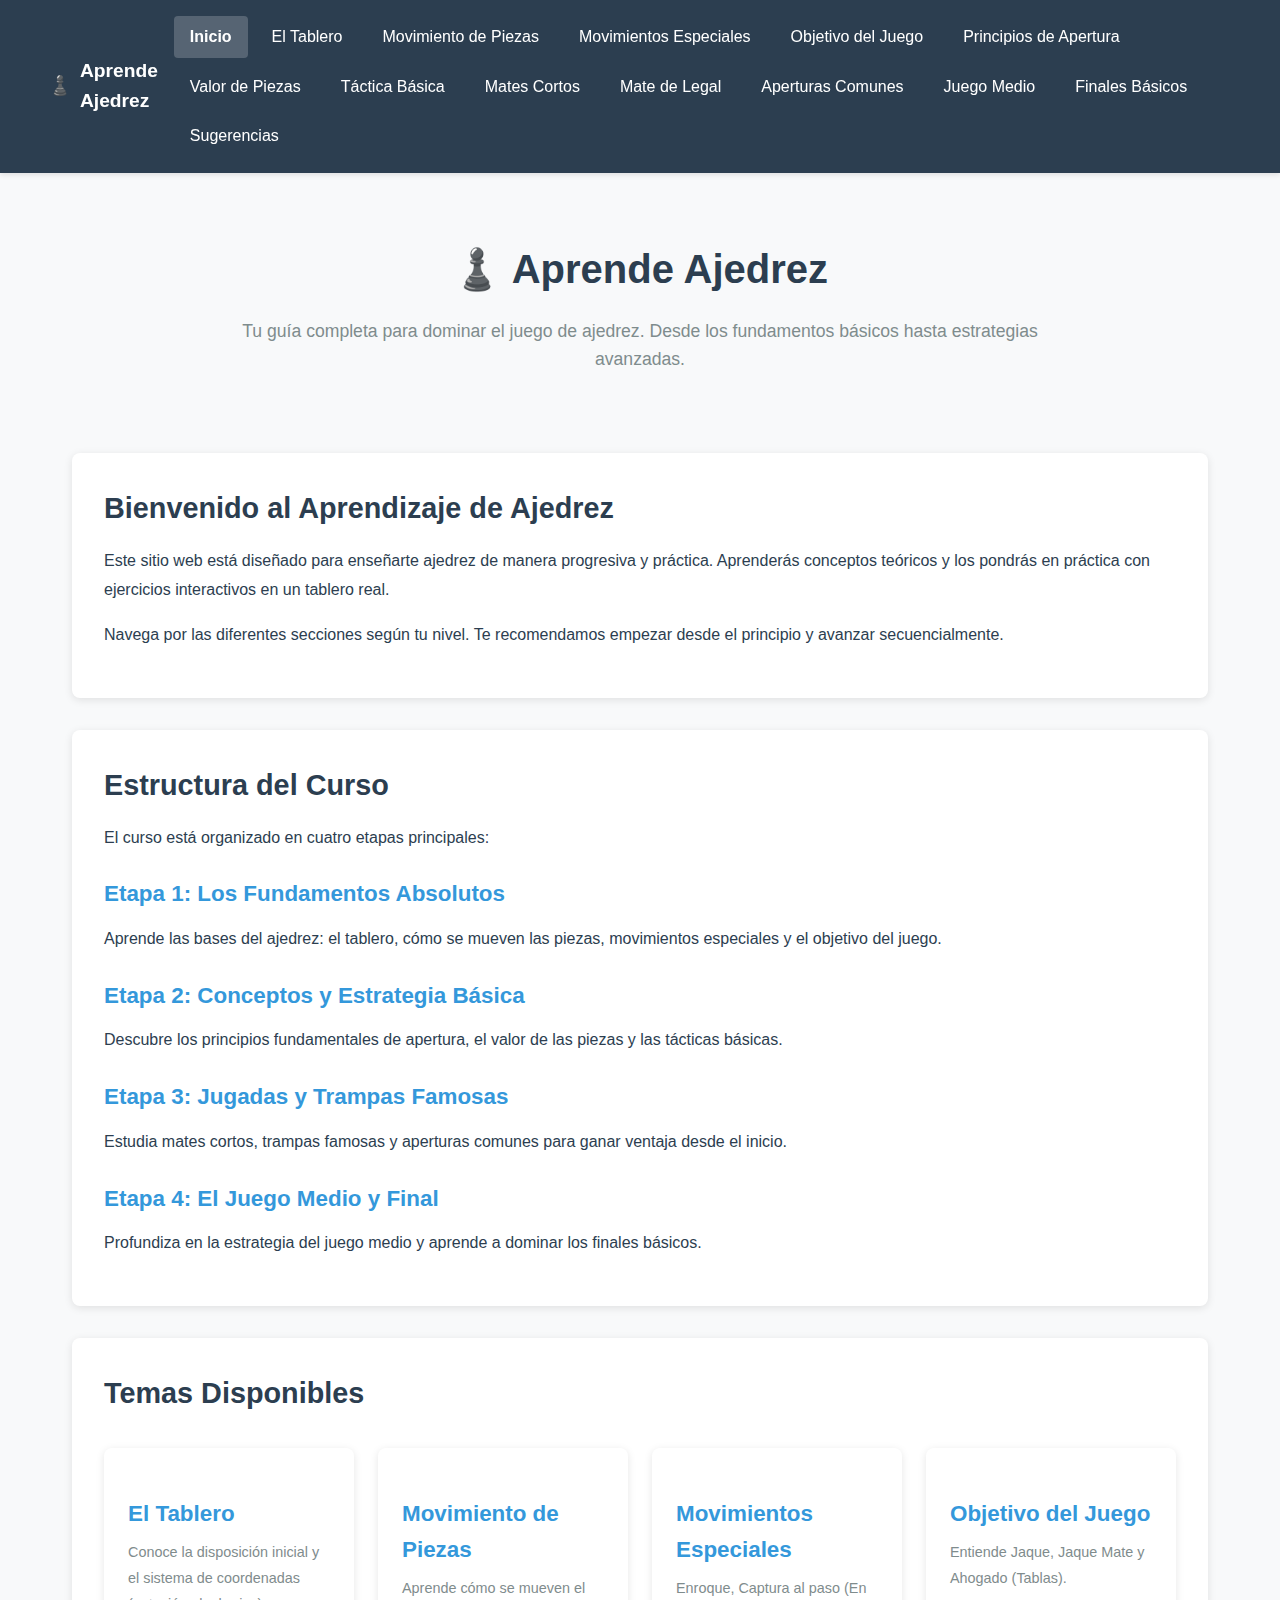
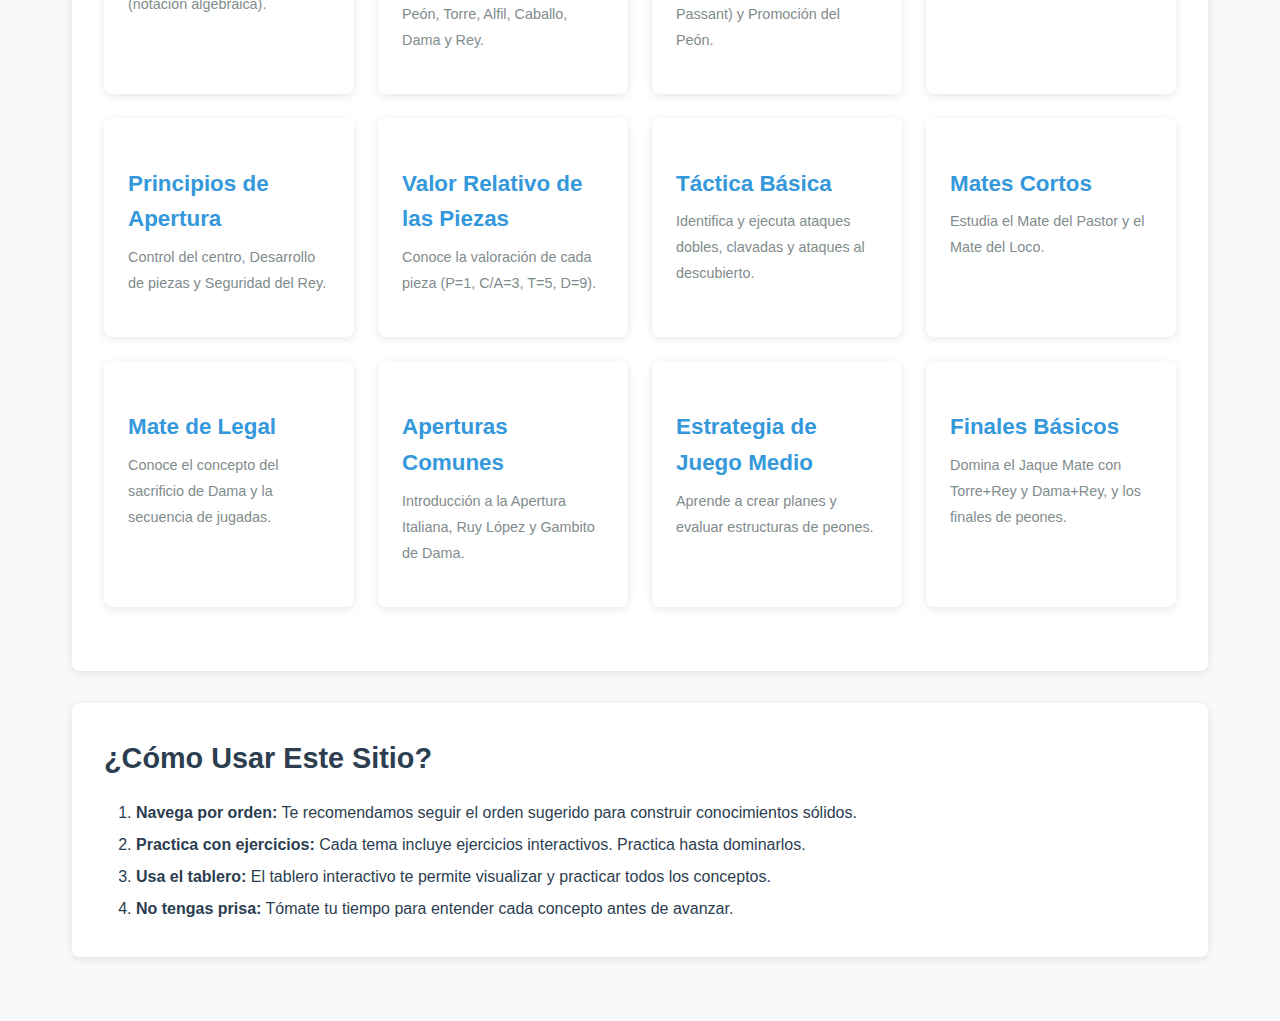
<file: index.html>
<!DOCTYPE html>
<html lang="es">
<head>
    <meta charset="UTF-8">
    <meta name="viewport" content="width=device-width, initial-scale=1.0">
    <meta name="description" content="Aprende ajedrez desde cero con tableros interactivos y ejercicios guiados">
    <title>Aprende Ajedrez - Inicio</title>
    <link rel="stylesheet" href="css/styles.css">
</head>
<body>
    <a href="#main-content" class="skip-link">Saltar al contenido principal</a>
    <nav role="navigation" aria-label="Navegación principal">
        <ul></ul>
    </nav>

    <main id="main-content" class="container" role="main">
        <header class="page-header">
            <h1>♟️ Aprende Ajedrez</h1>
            <p>Tu guía completa para dominar el juego de ajedrez. Desde los fundamentos básicos hasta estrategias avanzadas.</p>
        </header>

        <div class="content-card">
            <h2>Bienvenido al Aprendizaje de Ajedrez</h2>
            <p>Este sitio web está diseñado para enseñarte ajedrez de manera progresiva y práctica. Aprenderás conceptos teóricos y los pondrás en práctica con ejercicios interactivos en un tablero real.</p>
            <p>Navega por las diferentes secciones según tu nivel. Te recomendamos empezar desde el principio y avanzar secuencialmente.</p>
        </div>

        <div class="content-card">
            <h2>Estructura del Curso</h2>
            <p>El curso está organizado en cuatro etapas principales:</p>
            
            <h3>Etapa 1: Los Fundamentos Absolutos</h3>
            <p>Aprende las bases del ajedrez: el tablero, cómo se mueven las piezas, movimientos especiales y el objetivo del juego.</p>
            
            <h3>Etapa 2: Conceptos y Estrategia Básica</h3>
            <p>Descubre los principios fundamentales de apertura, el valor de las piezas y las tácticas básicas.</p>
            
            <h3>Etapa 3: Jugadas y Trampas Famosas</h3>
            <p>Estudia mates cortos, trampas famosas y aperturas comunes para ganar ventaja desde el inicio.</p>
            
            <h3>Etapa 4: El Juego Medio y Final</h3>
            <p>Profundiza en la estrategia del juego medio y aprende a dominar los finales básicos.</p>
        </div>

        <div class="content-card">
            <h2>Temas Disponibles</h2>
            <div class="topics-index">
                <a href="tablero.html" class="topic-card">
                    <h3>El Tablero</h3>
                    <p>Conoce la disposición inicial y el sistema de coordenadas (notación algebraica).</p>
                </a>

                <a href="movimiento-piezas.html" class="topic-card">
                    <h3>Movimiento de Piezas</h3>
                    <p>Aprende cómo se mueven el Peón, Torre, Alfil, Caballo, Dama y Rey.</p>
                </a>

                <a href="movimientos-especiales.html" class="topic-card">
                    <h3>Movimientos Especiales</h3>
                    <p>Enroque, Captura al paso (En Passant) y Promoción del Peón.</p>
                </a>

                <a href="objetivo-juego.html" class="topic-card">
                    <h3>Objetivo del Juego</h3>
                    <p>Entiende Jaque, Jaque Mate y Ahogado (Tablas).</p>
                </a>

                <a href="principios-apertura.html" class="topic-card">
                    <h3>Principios de Apertura</h3>
                    <p>Control del centro, Desarrollo de piezas y Seguridad del Rey.</p>
                </a>

                <a href="valor-piezas.html" class="topic-card">
                    <h3>Valor Relativo de las Piezas</h3>
                    <p>Conoce la valoración de cada pieza (P=1, C/A=3, T=5, D=9).</p>
                </a>

                <a href="tactica-basica.html" class="topic-card">
                    <h3>Táctica Básica</h3>
                    <p>Identifica y ejecuta ataques dobles, clavadas y ataques al descubierto.</p>
                </a>

                <a href="mates-cortos.html" class="topic-card">
                    <h3>Mates Cortos</h3>
                    <p>Estudia el Mate del Pastor y el Mate del Loco.</p>
                </a>

                <a href="mate-legal.html" class="topic-card">
                    <h3>Mate de Legal</h3>
                    <p>Conoce el concepto del sacrificio de Dama y la secuencia de jugadas.</p>
                </a>

                <a href="aperturas-comunes.html" class="topic-card">
                    <h3>Aperturas Comunes</h3>
                    <p>Introducción a la Apertura Italiana, Ruy López y Gambito de Dama.</p>
                </a>

                <a href="juego-medio.html" class="topic-card">
                    <h3>Estrategia de Juego Medio</h3>
                    <p>Aprende a crear planes y evaluar estructuras de peones.</p>
                </a>

                <a href="finales-basicos.html" class="topic-card">
                    <h3>Finales Básicos</h3>
                    <p>Domina el Jaque Mate con Torre+Rey y Dama+Rey, y los finales de peones.</p>
                </a>
            </div>
        </div>

        <div class="content-card">
            <h2>¿Cómo Usar Este Sitio?</h2>
            <ol style="padding-left: 2rem; line-height: 2;">
                <li><strong>Navega por orden:</strong> Te recomendamos seguir el orden sugerido para construir conocimientos sólidos.</li>
                <li><strong>Practica con ejercicios:</strong> Cada tema incluye ejercicios interactivos. Practica hasta dominarlos.</li>
                <li><strong>Usa el tablero:</strong> El tablero interactivo te permite visualizar y practicar todos los conceptos.</li>
                <li><strong>No tengas prisa:</strong> Tómate tu tiempo para entender cada concepto antes de avanzar.</li>
            </ol>
        </div>
    </main>

    <script src="js/navigation.js"></script>
    <script>
        (function(){if(!window.chatbase||window.chatbase("getState")!=="initialized"){window.chatbase=(...arguments)=>{if(!window.chatbase.q){window.chatbase.q=[]}window.chatbase.q.push(arguments)};window.chatbase=new Proxy(window.chatbase,{get(target,prop){if(prop==="q"){return target.q}return(...args)=>target(prop,...args)}})}const onLoad=function(){const script=document.createElement("script");script.src="https://www.chatbase.co/embed.min.js";script.id="oMWT4vhEPAcD7wO6AZRBe";script.domain="www.chatbase.co";document.body.appendChild(script)};if(document.readyState==="complete"){onLoad()}else{window.addEventListener("load",onLoad)}})();
    </script>
</body>
</html>
</file>
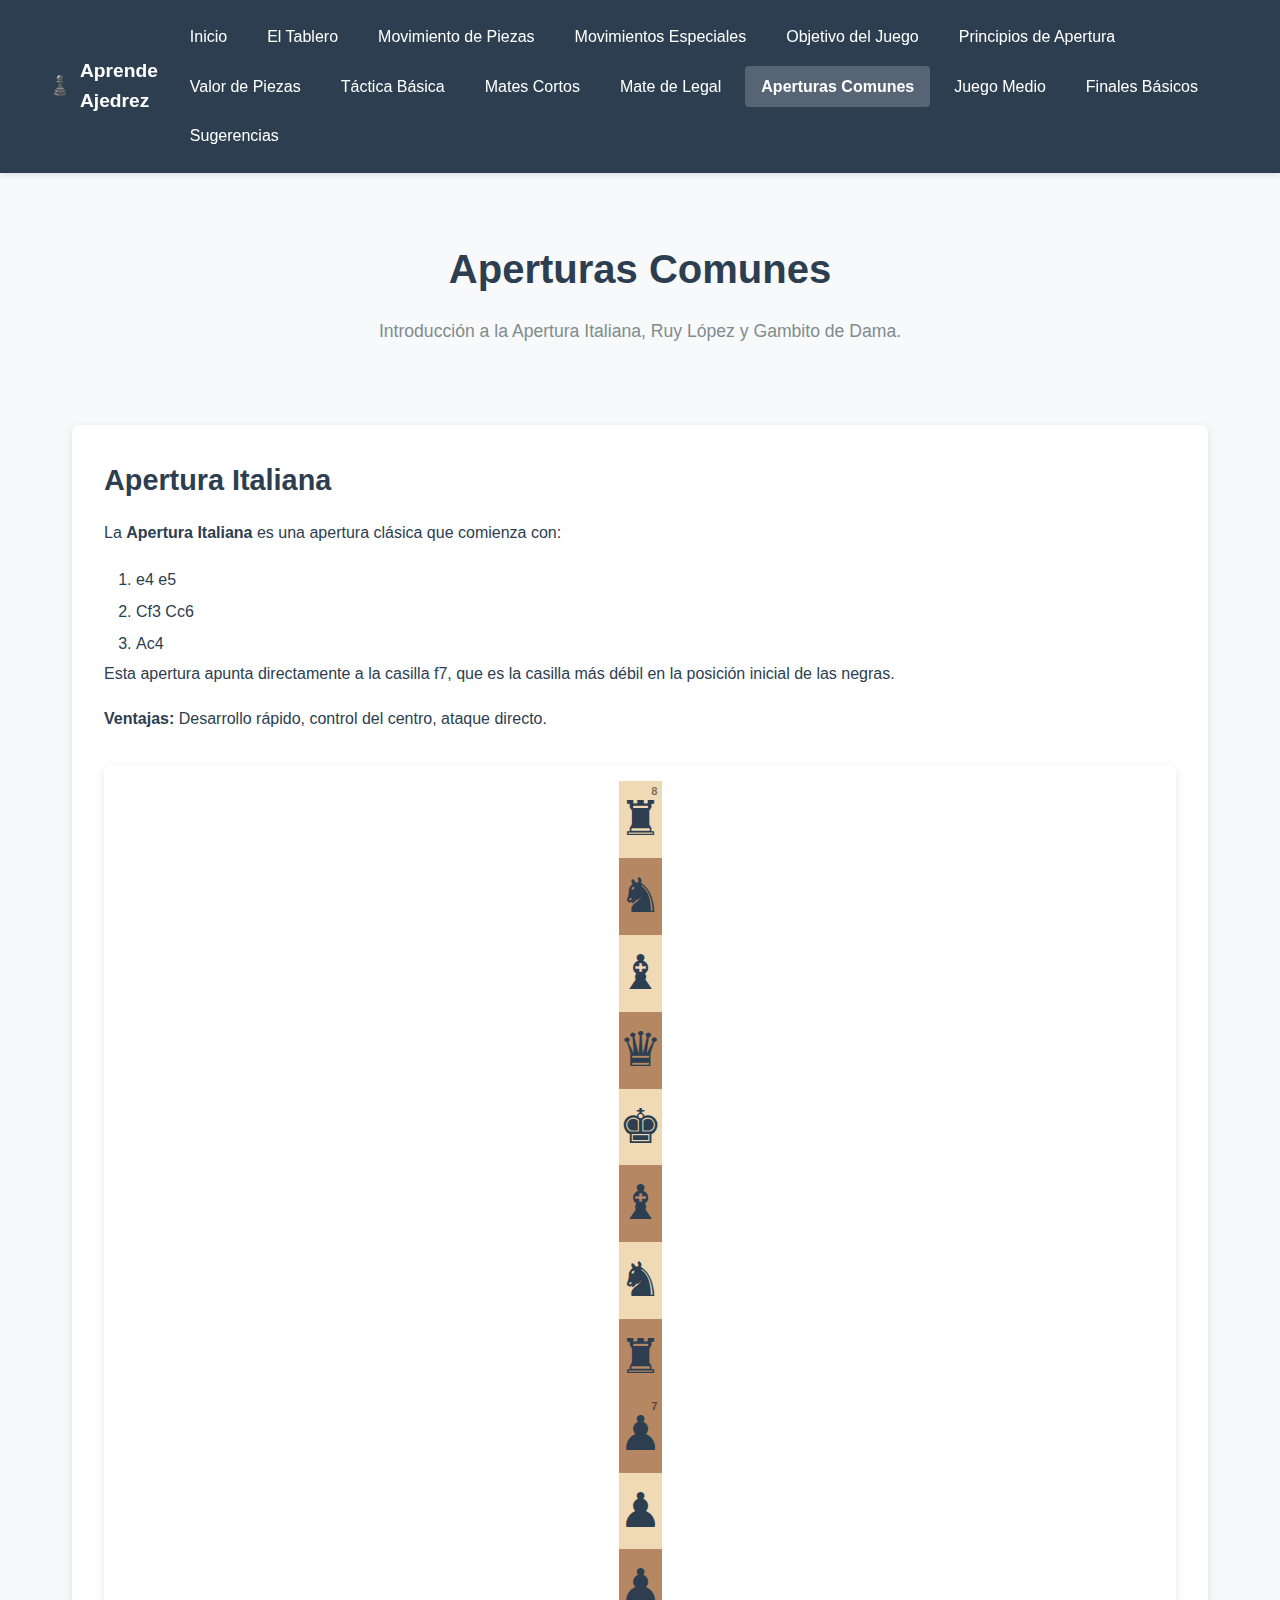
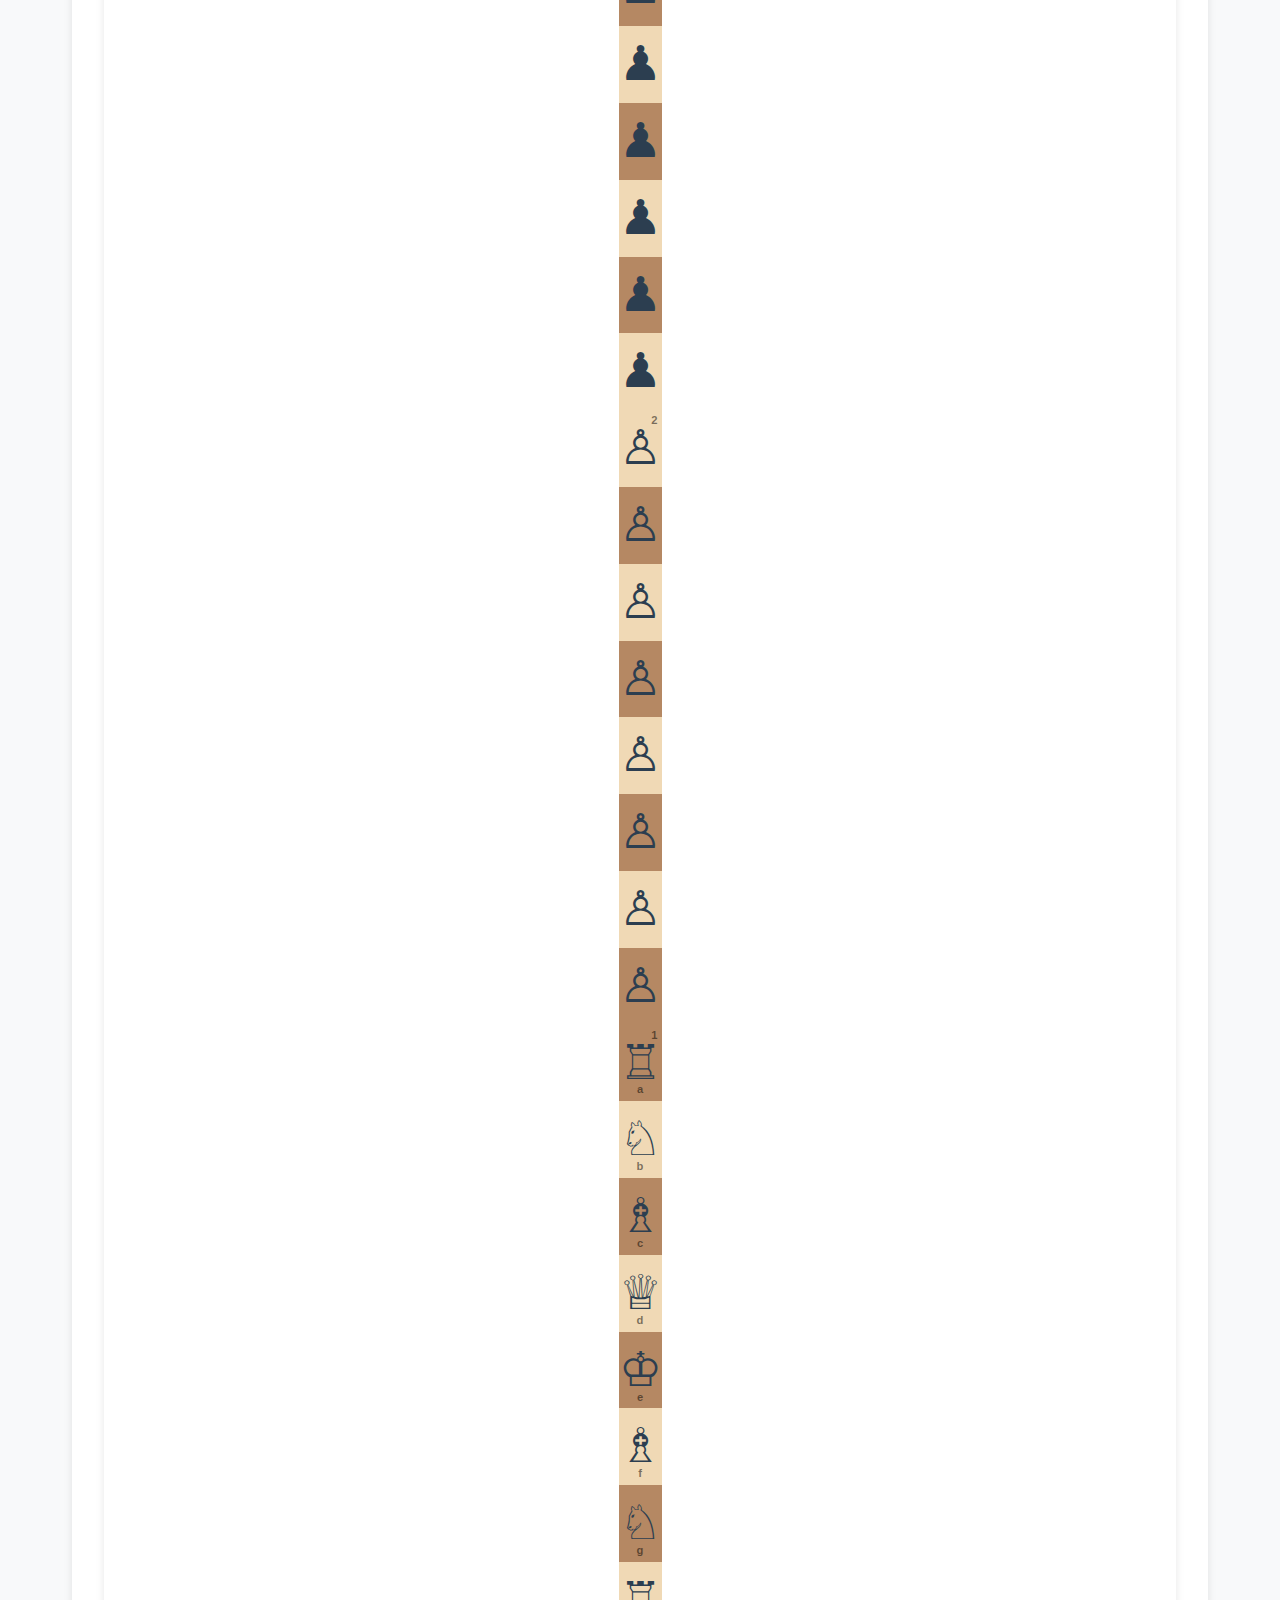
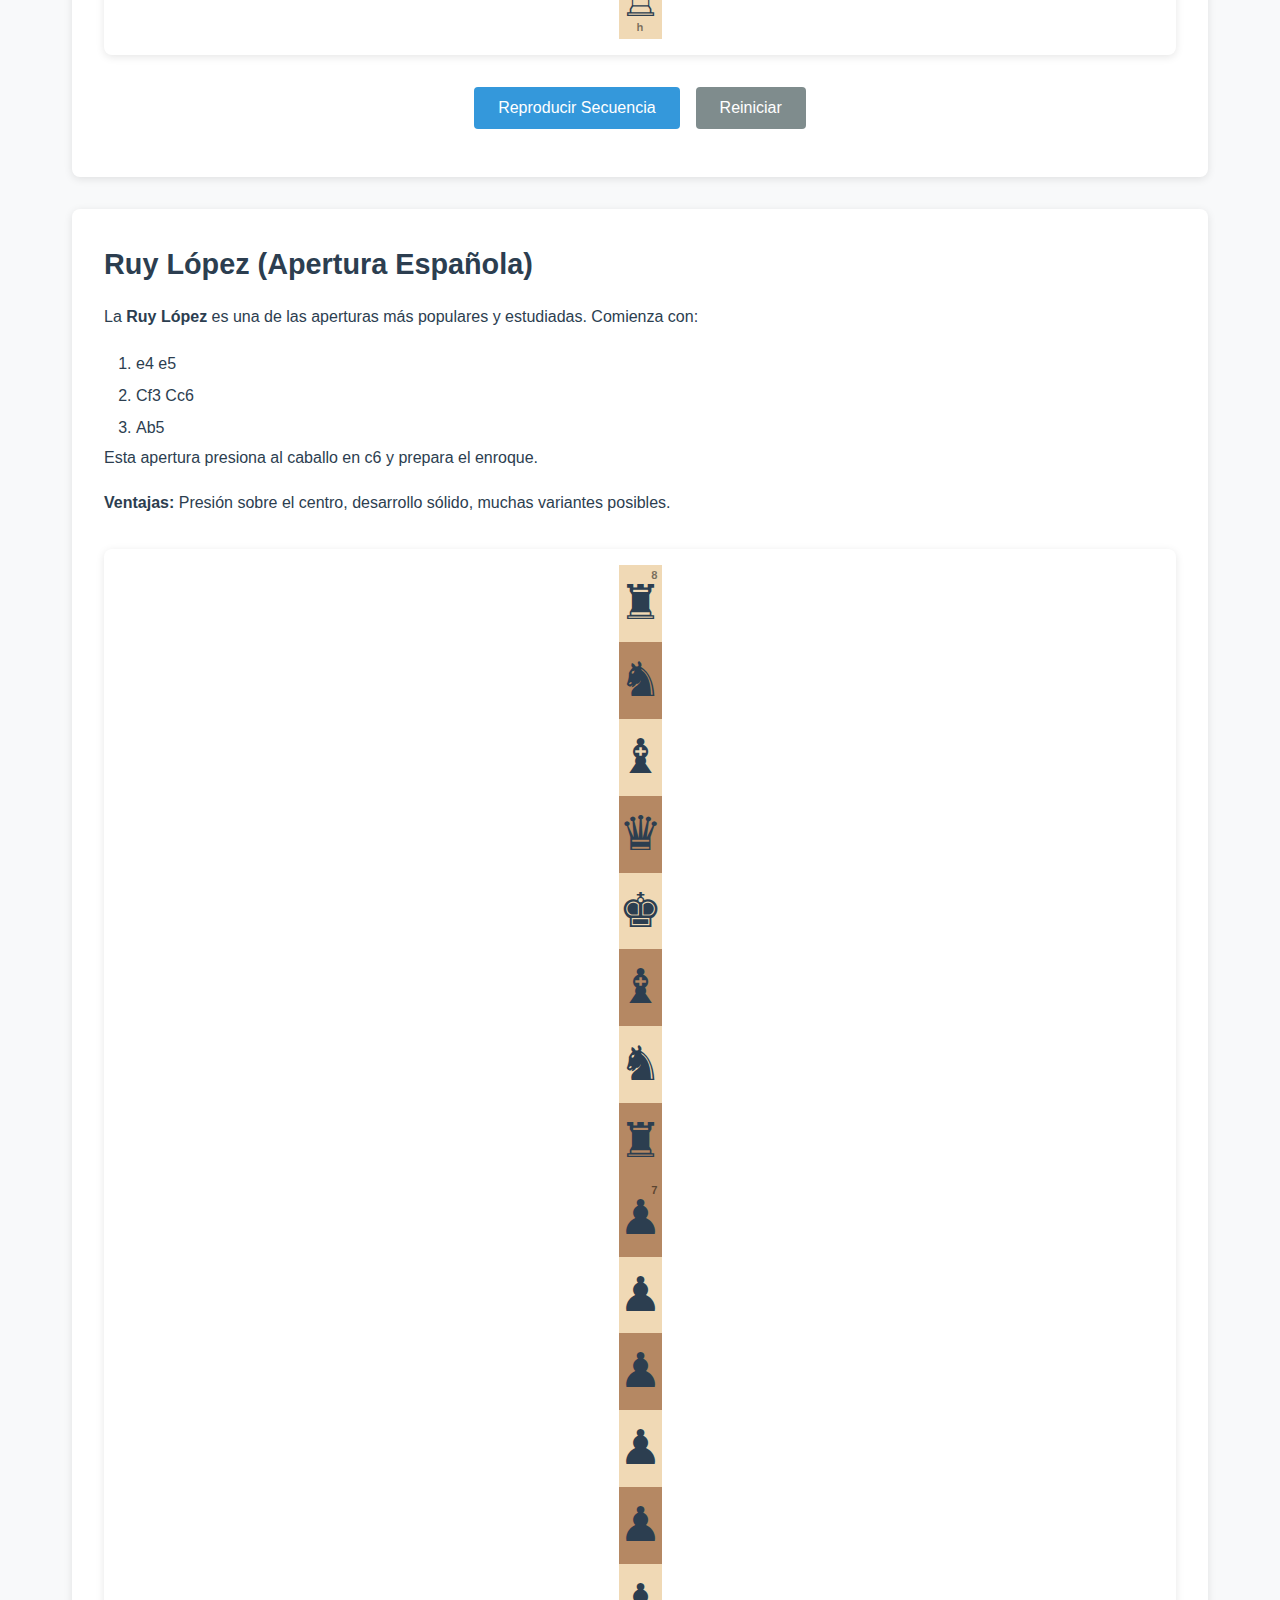
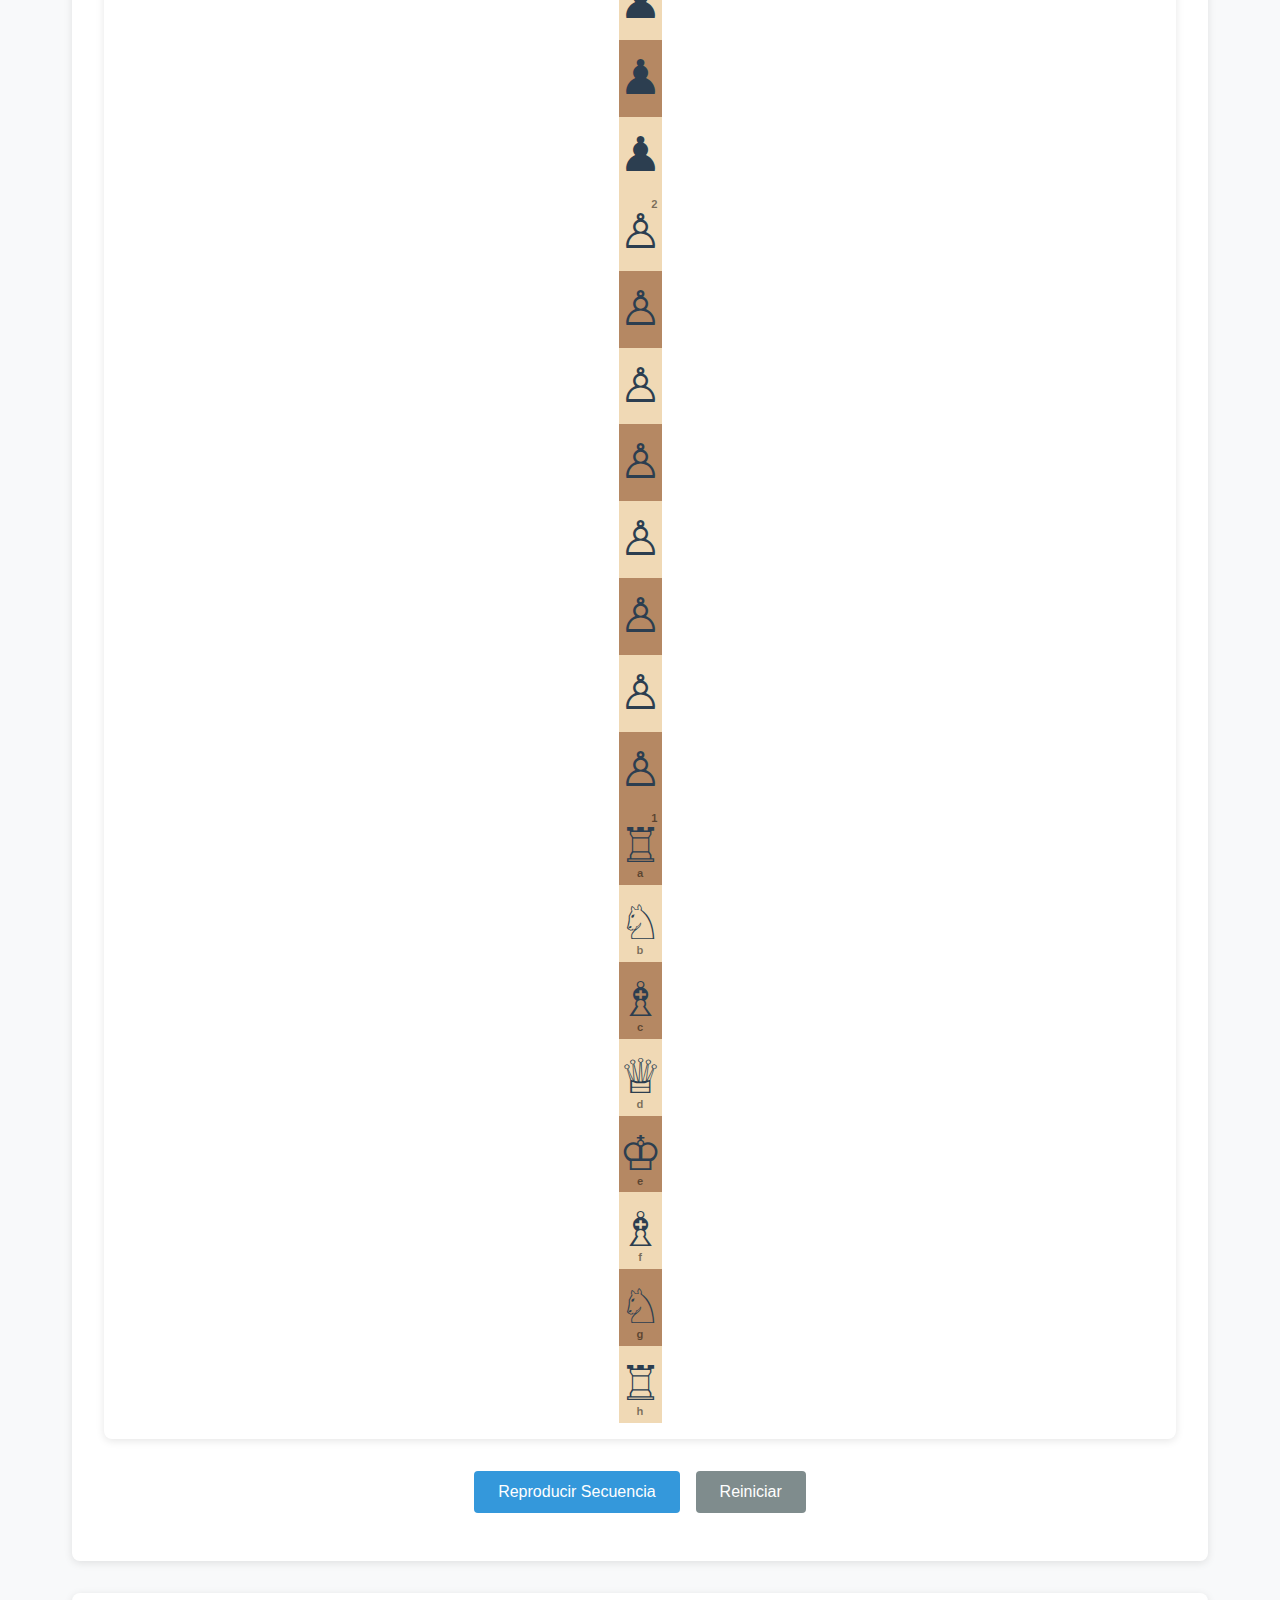
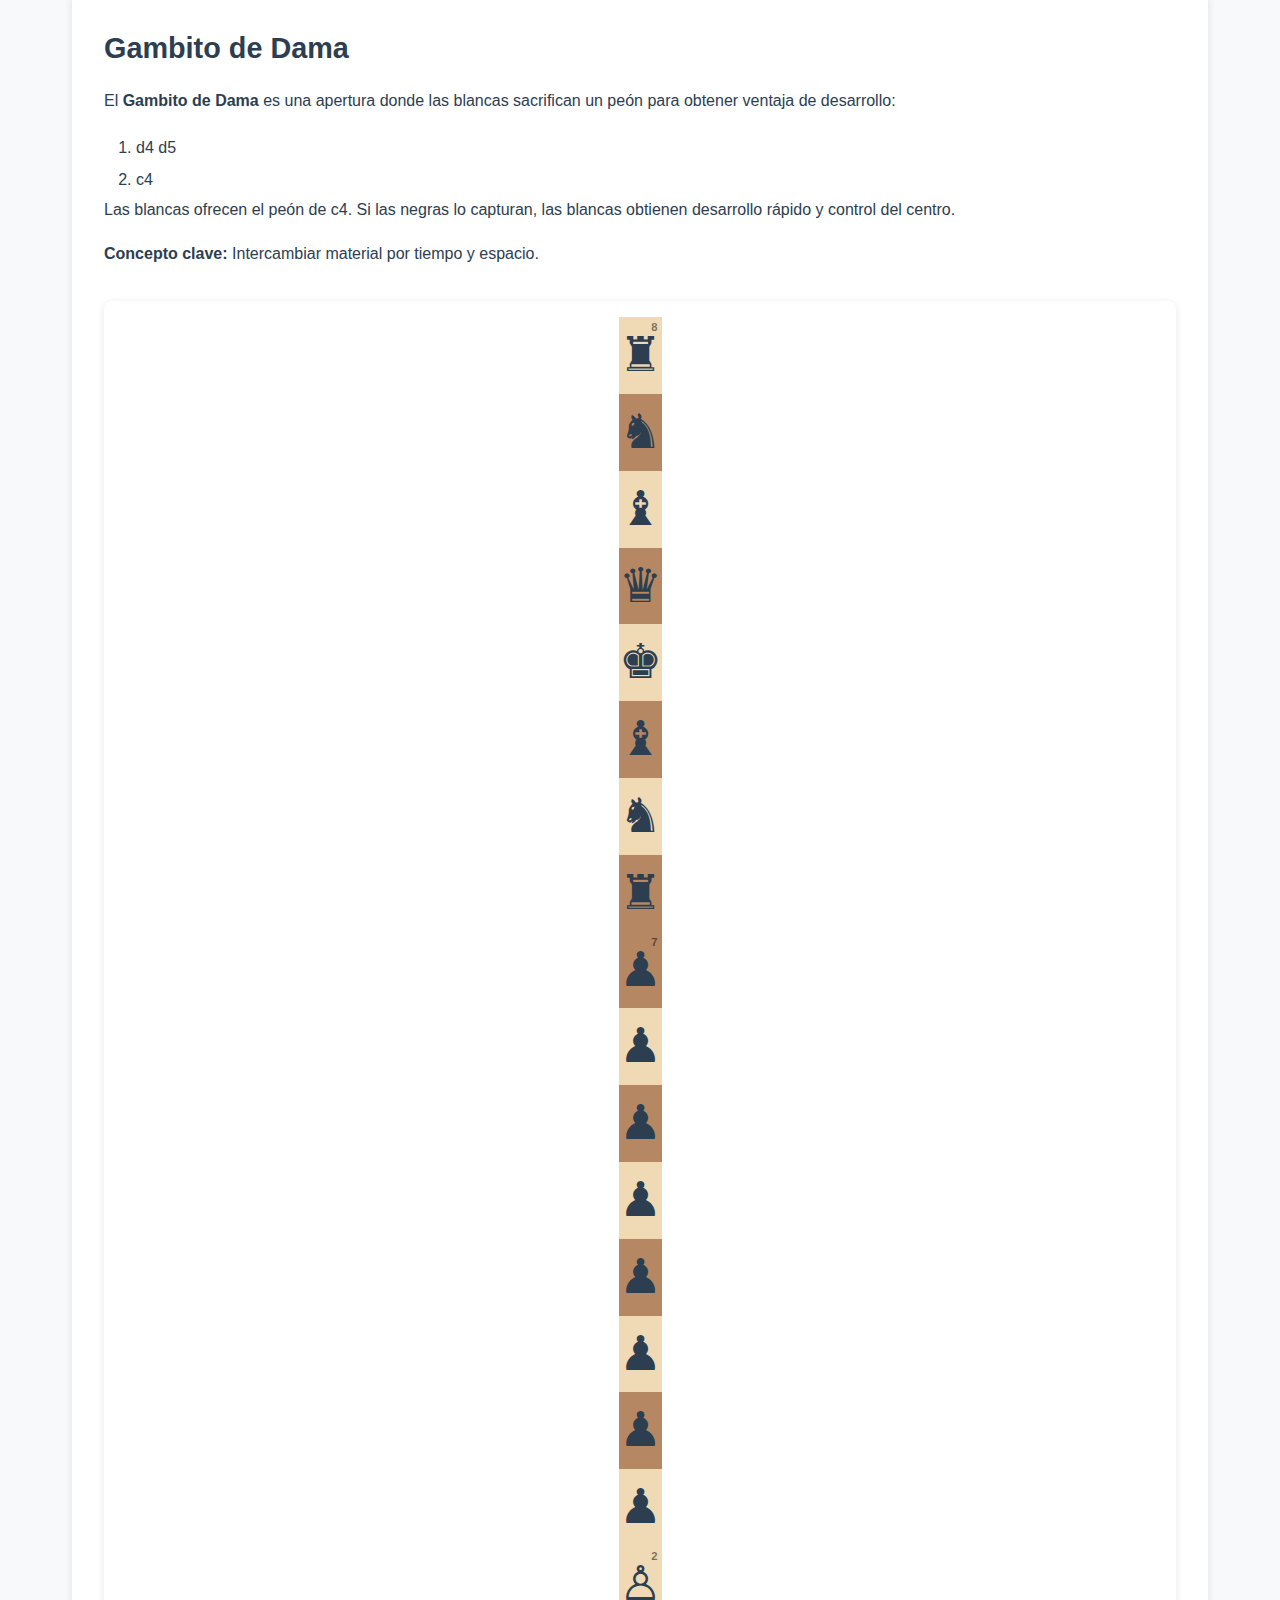
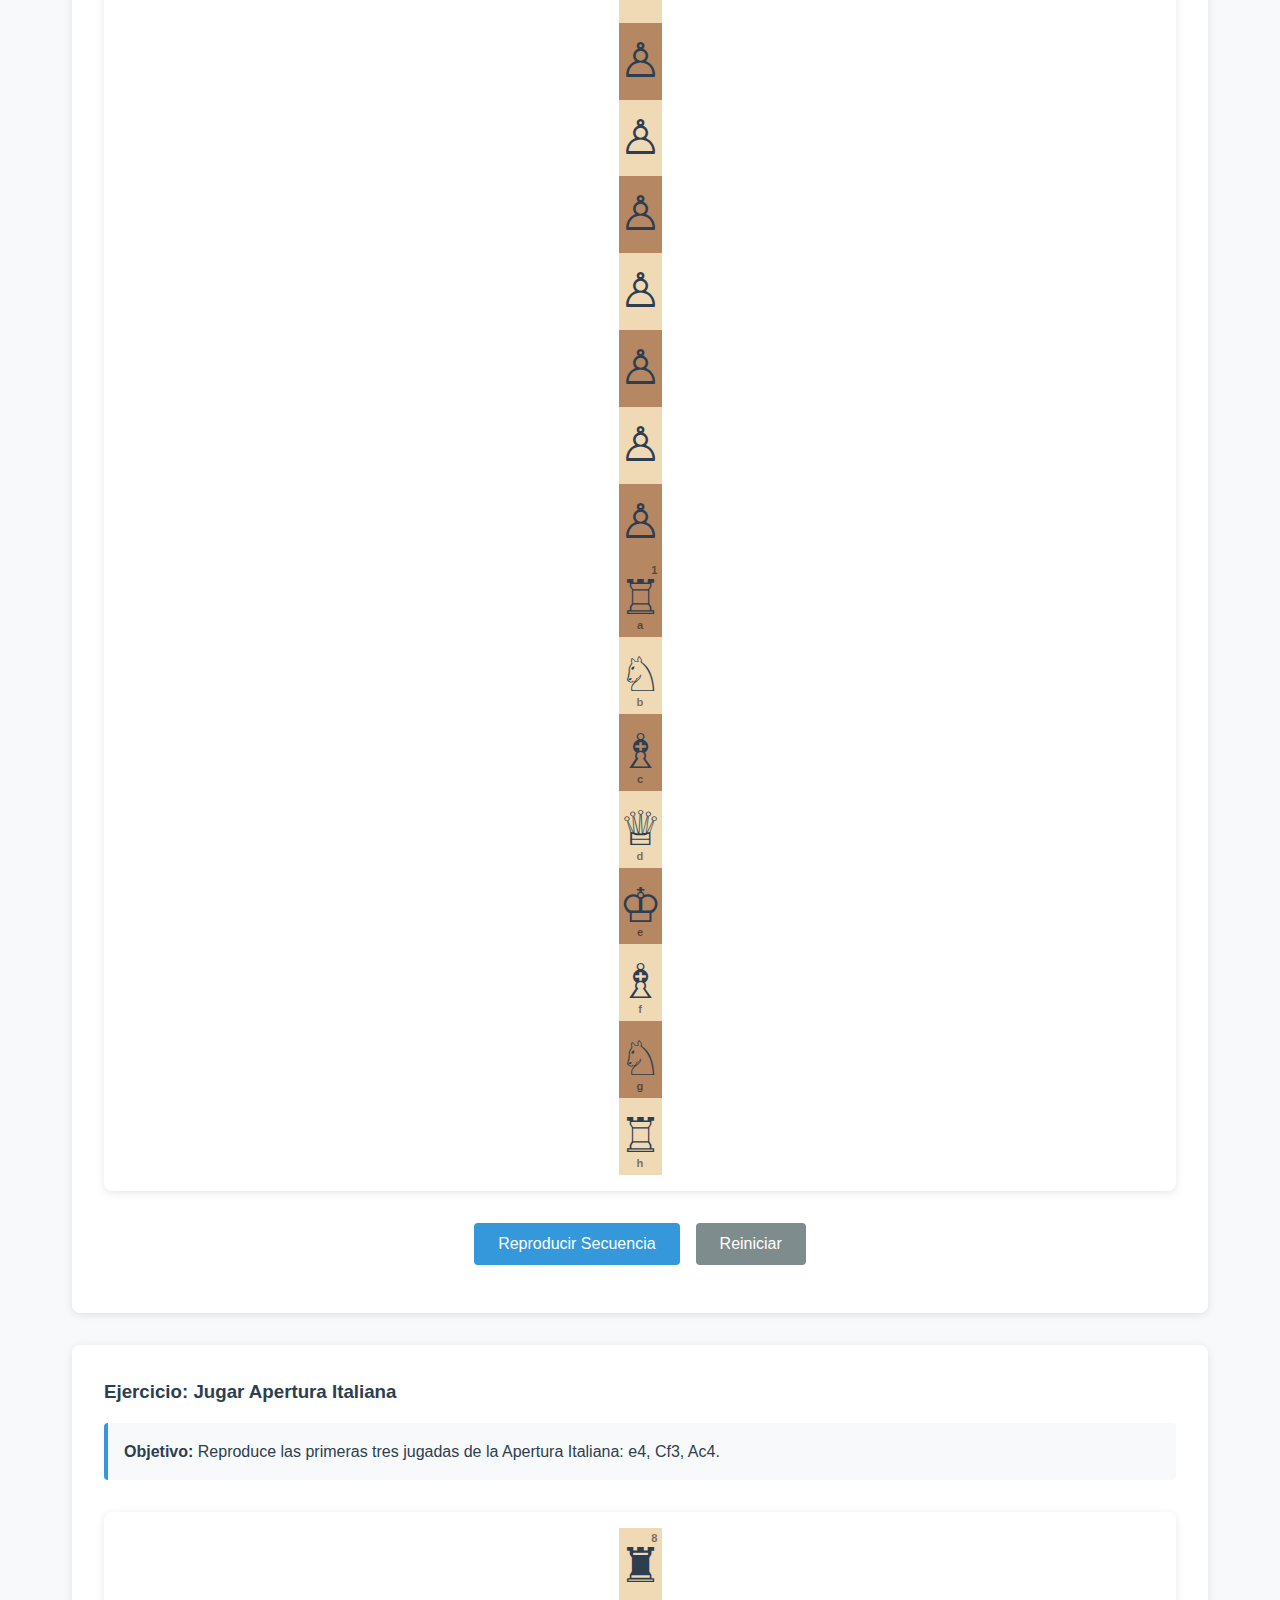
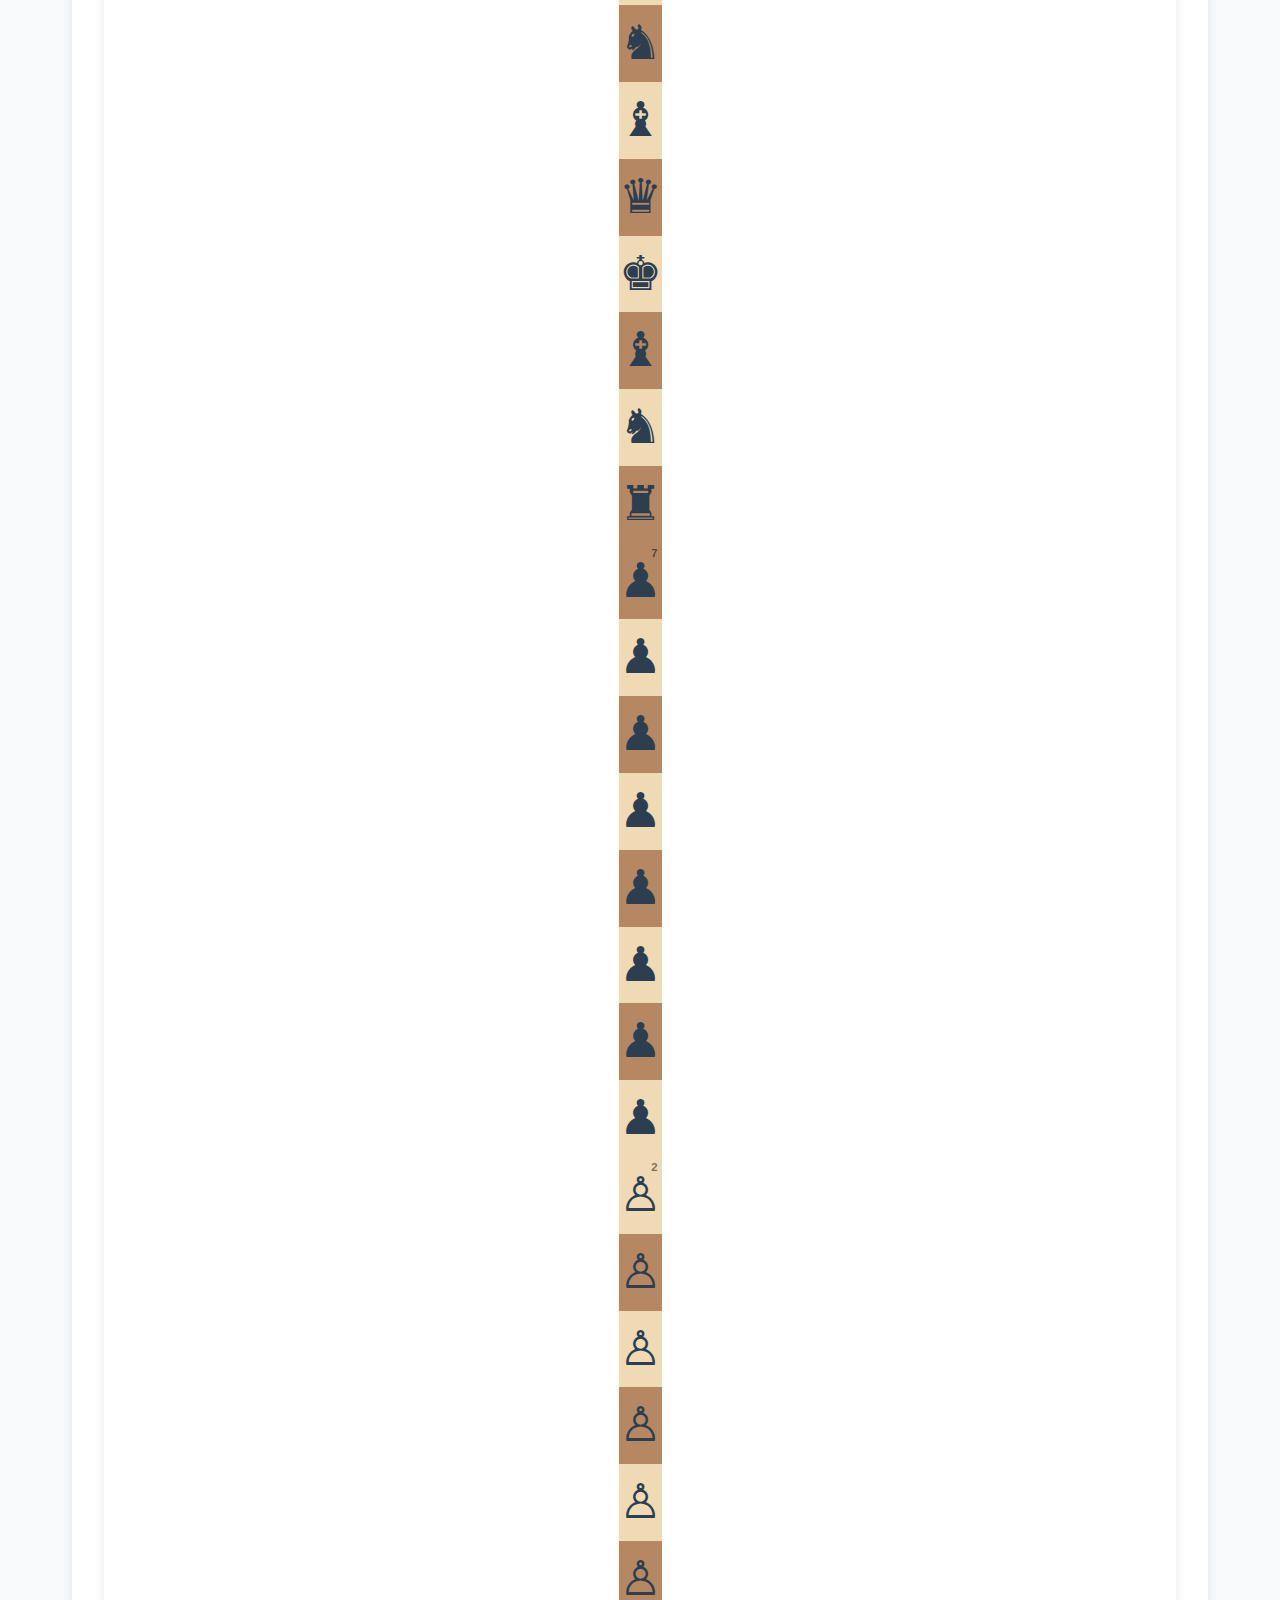
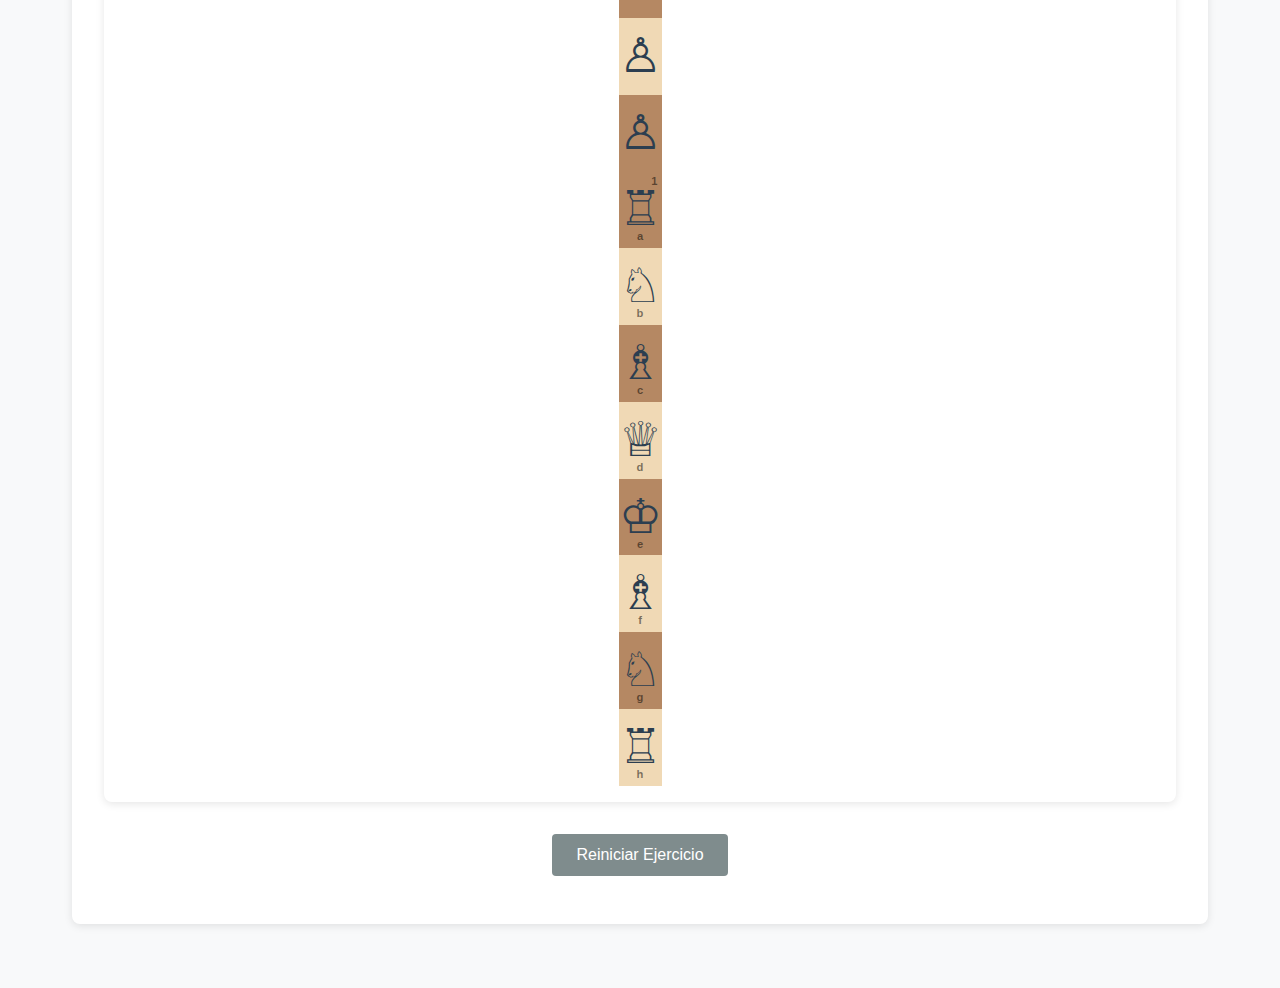
<file: aperturas-comunes.html>
<!DOCTYPE html>
<html lang="es">
<head>
    <meta charset="UTF-8">
    <meta name="viewport" content="width=device-width, initial-scale=1.0">
    <title>Aperturas Comunes - Aprende Ajedrez</title>
    <link rel="stylesheet" href="css/styles.css">
</head>
<body>
    <nav>
        <ul></ul>
    </nav>

    <div class="container">
        <header class="page-header">
            <h1>Aperturas Comunes</h1>
            <p>Introducción a la Apertura Italiana, Ruy López y Gambito de Dama.</p>
        </header>

        <div class="content-card">
            <h2>Apertura Italiana</h2>
            <p>La <strong>Apertura Italiana</strong> es una apertura clásica que comienza con:</p>
            <ol style="padding-left: 2rem; line-height: 2;">
                <li>e4 e5</li>
                <li>Cf3 Cc6</li>
                <li>Ac4</li>
            </ol>
            <p>Esta apertura apunta directamente a la casilla f7, que es la casilla más débil en la posición inicial de las negras.</p>
            <p><strong>Ventajas:</strong> Desarrollo rápido, control del centro, ataque directo.</p>
            <div class="chessboard-container">
                <div id="chessboard-italian"></div>
            </div>
            <div class="board-controls">
                <button class="btn btn-primary" onclick="playItalian()">Reproducir Secuencia</button>
                <button class="btn btn-secondary" onclick="boardItalian.reset()">Reiniciar</button>
            </div>
        </div>

        <div class="content-card">
            <h2>Ruy López (Apertura Española)</h2>
            <p>La <strong>Ruy López</strong> es una de las aperturas más populares y estudiadas. Comienza con:</p>
            <ol style="padding-left: 2rem; line-height: 2;">
                <li>e4 e5</li>
                <li>Cf3 Cc6</li>
                <li>Ab5</li>
            </ol>
            <p>Esta apertura presiona al caballo en c6 y prepara el enroque.</p>
            <p><strong>Ventajas:</strong> Presión sobre el centro, desarrollo sólido, muchas variantes posibles.</p>
            <div class="chessboard-container">
                <div id="chessboard-ruy"></div>
            </div>
            <div class="board-controls">
                <button class="btn btn-primary" onclick="playRuy()">Reproducir Secuencia</button>
                <button class="btn btn-secondary" onclick="boardRuy.reset()">Reiniciar</button>
            </div>
        </div>

        <div class="content-card">
            <h2>Gambito de Dama</h2>
            <p>El <strong>Gambito de Dama</strong> es una apertura donde las blancas sacrifican un peón para obtener ventaja de desarrollo:</p>
            <ol style="padding-left: 2rem; line-height: 2;">
                <li>d4 d5</li>
                <li>c4</li>
            </ol>
            <p>Las blancas ofrecen el peón de c4. Si las negras lo capturan, las blancas obtienen desarrollo rápido y control del centro.</p>
            <p><strong>Concepto clave:</strong> Intercambiar material por tiempo y espacio.</p>
            <div class="chessboard-container">
                <div id="chessboard-gambit"></div>
            </div>
            <div class="board-controls">
                <button class="btn btn-primary" onclick="playGambit()">Reproducir Secuencia</button>
                <button class="btn btn-secondary" onclick="boardGambit.reset()">Reiniciar</button>
            </div>
        </div>

        <div class="exercise-panel">
            <h3>Ejercicio: Jugar Apertura Italiana</h3>
            <div class="exercise-objective">
                <strong>Objetivo:</strong> Reproduce las primeras tres jugadas de la Apertura Italiana: e4, Cf3, Ac4.
            </div>
            <div class="chessboard-container">
                <div id="chessboard-exercise"></div>
            </div>
            <div class="board-controls">
                <button class="btn btn-secondary" onclick="boardExercise.reset()">Reiniciar Ejercicio</button>
            </div>
            <div id="exercise-feedback" class="exercise-feedback"></div>
        </div>
    </div>

    <script src="js/navigation.js"></script>
    <script src="js/chess-engine.js"></script>
    <script src="js/chessboard.js"></script>
    <script>
        const engineItalian = new ChessEngine();
        const boardItalian = new ChessBoard('chessboard-italian', engineItalian);
        boardItalian.render();

        const engineRuy = new ChessEngine();
        const boardRuy = new ChessBoard('chessboard-ruy', engineRuy);
        boardRuy.render();

        const engineGambit = new ChessEngine();
        const boardGambit = new ChessBoard('chessboard-gambit', engineGambit);
        boardGambit.render();

        function playItalian() {
            boardItalian.reset();
            setTimeout(() => {
                engineItalian.makeMove(6, 4, 4, 4); // e4
                engineItalian.makeMove(1, 4, 3, 4); // e5
                boardItalian.render();
                setTimeout(() => {
                    engineItalian.makeMove(7, 6, 5, 5); // Cf3
                    engineItalian.makeMove(0, 1, 2, 2); // Cc6
                    boardItalian.render();
                    setTimeout(() => {
                        engineItalian.makeMove(7, 5, 4, 2); // Ac4
                        boardItalian.render();
                    }, 1000);
                }, 1000);
            }, 500);
        }

        function playRuy() {
            boardRuy.reset();
            setTimeout(() => {
                engineRuy.makeMove(6, 4, 4, 4); // e4
                engineRuy.makeMove(1, 4, 3, 4); // e5
                boardRuy.render();
                setTimeout(() => {
                    engineRuy.makeMove(7, 6, 5, 5); // Cf3
                    engineRuy.makeMove(0, 1, 2, 2); // Cc6
                    boardRuy.render();
                    setTimeout(() => {
                        engineRuy.makeMove(7, 5, 3, 1); // Ab5
                        boardRuy.render();
                    }, 1000);
                }, 1000);
            }, 500);
        }

        function playGambit() {
            boardGambit.reset();
            setTimeout(() => {
                engineGambit.makeMove(6, 3, 4, 3); // d4
                engineGambit.makeMove(1, 3, 3, 3); // d5
                boardGambit.render();
                setTimeout(() => {
                    engineGambit.makeMove(6, 2, 4, 2); // c4
                    boardGambit.render();
                }, 1000);
            }, 500);
        }

        const engineExercise = new ChessEngine();
        const boardExercise = new ChessBoard('chessboard-exercise', engineExercise);
        boardExercise.render();
        
        let expectedMoves = ['e2e4', 'g1f3', 'f1c4'];
        let moveIndex = 0;
        
        boardExercise.onMoveCallback = () => {
            const lastMove = engineExercise.moveHistory[engineExercise.moveHistory.length - 1];
            if (!lastMove) return;
            
            const feedback = document.getElementById('exercise-feedback');
            const move = lastMove.notation.substring(0, 4);
            
            if (feedback) {
                feedback.classList.add('show');
                
                if (moveIndex < expectedMoves.length && move === expectedMoves[moveIndex]) {
                    moveIndex++;
                    if (moveIndex < expectedMoves.length) {
                        feedback.classList.add('info');
                        feedback.classList.remove('error', 'success');
                        feedback.textContent = `¡Correcto! Ahora ejecuta: ${expectedMoves[moveIndex]}`;
                    } else {
                        feedback.classList.add('success');
                        feedback.classList.remove('error', 'info');
                        feedback.textContent = '¡Excelente! Has completado la Apertura Italiana correctamente.';
                    }
                } else {
                    feedback.classList.add('error');
                    feedback.classList.remove('success', 'info');
                    feedback.textContent = 'Movimiento incorrecto. Intenta seguir la secuencia: e4, Cf3, Ac4.';
                }
            }
        };
    </script>
    <script>
        (function(){if(!window.chatbase||window.chatbase("getState")!=="initialized"){window.chatbase=(...arguments)=>{if(!window.chatbase.q){window.chatbase.q=[]}window.chatbase.q.push(arguments)};window.chatbase=new Proxy(window.chatbase,{get(target,prop){if(prop==="q"){return target.q}return(...args)=>target(prop,...args)}})}const onLoad=function(){const script=document.createElement("script");script.src="https://www.chatbase.co/embed.min.js";script.id="oMWT4vhEPAcD7wO6AZRBe";script.domain="www.chatbase.co";document.body.appendChild(script)};if(document.readyState==="complete"){onLoad()}else{window.addEventListener("load",onLoad)}})();
    </script>
</body>
</html>
</file>
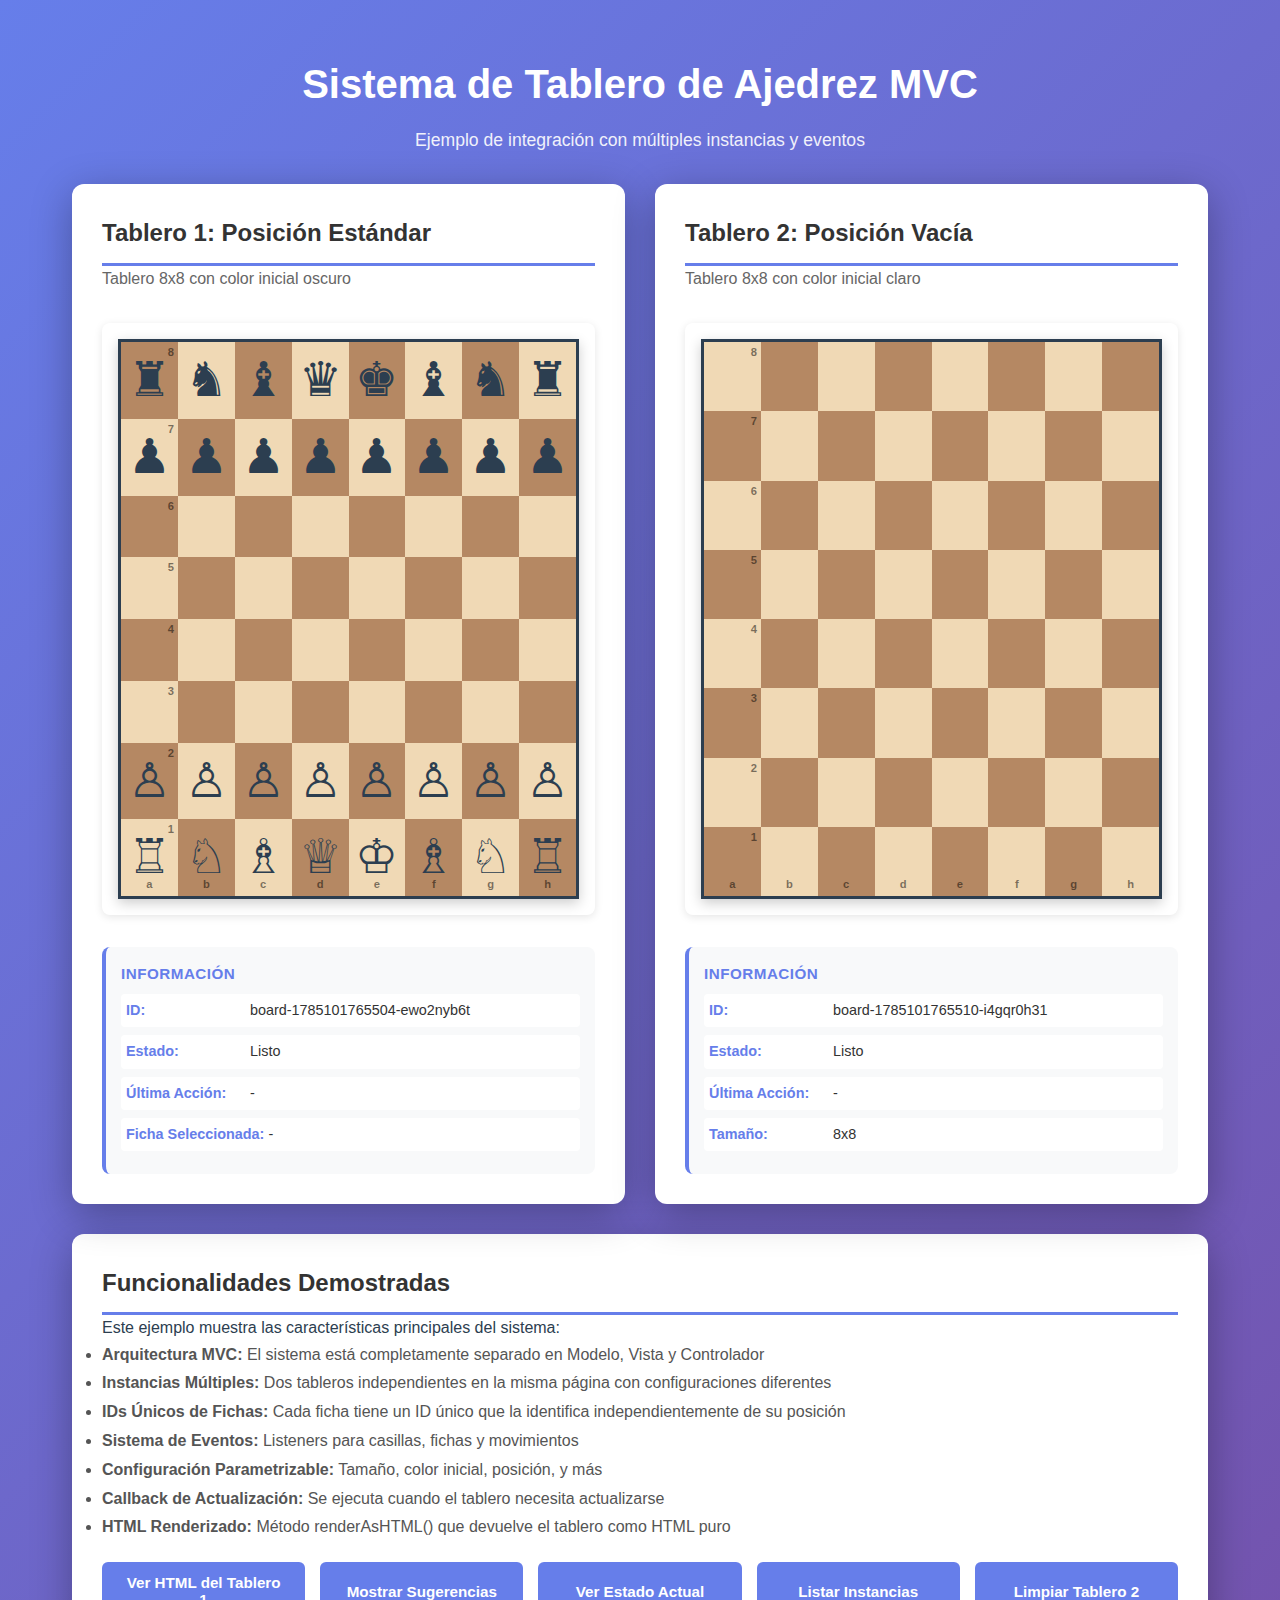
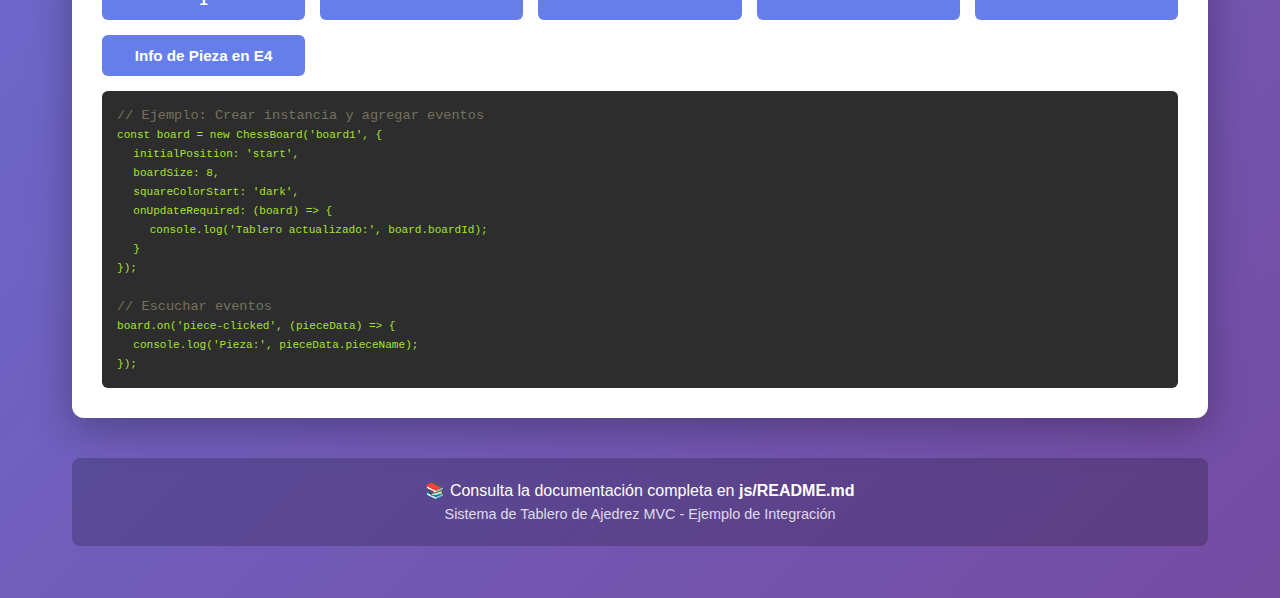
<file: ejemplo-integracion.html>
<!DOCTYPE html>
<html lang="es">
<head>
    <meta charset="UTF-8">
    <meta name="viewport" content="width=device-width, initial-scale=1.0">
    <title>Ejemplo de Integración - Sistema de Tablero de Ajedrez</title>
    <link rel="stylesheet" href="css/styles.css">
    <style>
        body {
            font-family: 'Segoe UI', Tahoma, Geneva, Verdana, sans-serif;
            background: linear-gradient(135deg, #667eea 0%, #764ba2 100%);
            min-height: 100vh;
            padding: 20px;
            margin: 0;
        }
        .container {
            max-width: 1200px;
            margin: 0 auto;
        }
        .header {
            text-align: center;
            color: white;
            margin-bottom: 30px;
        }
        .header h1 {
            margin: 0 0 10px 0;
            font-size: 2.5em;
        }
        .header p {
            margin: 0;
            font-size: 1.1em;
            opacity: 0.9;
        }
        .boards-grid {
            display: grid;
            grid-template-columns: repeat(auto-fit, minmax(500px, 1fr));
            gap: 30px;
            margin-bottom: 30px;
        }
        .board-section {
            background: white;
            padding: 30px;
            border-radius: 12px;
            box-shadow: 0 10px 40px rgba(0, 0, 0, 0.3);
        }
        .board-section h2 {
            margin-top: 0;
            color: #333;
            border-bottom: 3px solid #667eea;
            padding-bottom: 10px;
        }
        .chessboard {
            margin: 20px 0;
        }
        .info-panel {
            background: #f8f9fa;
            padding: 15px;
            border-radius: 8px;
            margin-top: 15px;
            border-left: 4px solid #667eea;
        }
        .info-panel h3 {
            margin-top: 0;
            color: #667eea;
            font-size: 0.95em;
            text-transform: uppercase;
            letter-spacing: 0.5px;
        }
        .info-item {
            margin: 8px 0;
            padding: 5px;
            background: white;
            border-radius: 4px;
            font-size: 0.9em;
            color: #555;
        }
        .info-item strong {
            color: #667eea;
            display: inline-block;
            min-width: 120px;
        }
        .info-item .value {
            word-break: break-all;
            color: #333;
        }
        .demo-section {
            background: white;
            padding: 30px;
            border-radius: 12px;
            box-shadow: 0 10px 40px rgba(0, 0, 0, 0.3);
            margin-bottom: 30px;
        }
        .demo-section h2 {
            margin-top: 0;
            color: #333;
            border-bottom: 3px solid #667eea;
            padding-bottom: 10px;
        }
        .controls {
            display: grid;
            grid-template-columns: repeat(auto-fit, minmax(200px, 1fr));
            gap: 15px;
            margin-top: 20px;
        }
        .controls button {
            padding: 12px 20px;
            border: none;
            border-radius: 6px;
            background: #667eea;
            color: white;
            cursor: pointer;
            font-size: 0.95em;
            font-weight: 600;
            transition: all 0.3s ease;
        }
        .controls button:hover {
            background: #5568d3;
            transform: translateY(-2px);
            box-shadow: 0 5px 15px rgba(102, 126, 234, 0.4);
        }
        .controls button:active {
            transform: translateY(0);
        }
        .code-block {
            background: #2d2d2d;
            color: #f8f8f2;
            padding: 15px;
            border-radius: 6px;
            overflow-x: auto;
            font-family: 'Courier New', monospace;
            font-size: 0.85em;
            line-height: 1.4;
            margin-top: 15px;
        }
        .code-block code {
            color: #a6e22e;
        }
        .code-comment {
            color: #75715e;
        }
        .footer {
            text-align: center;
            color: white;
            margin-top: 40px;
            padding: 20px;
            background: rgba(0, 0, 0, 0.2);
            border-radius: 8px;
        }
    </style>
</head>
<body>
    <div class="container">
        <div class="header">
            <h1>Sistema de Tablero de Ajedrez MVC</h1>
            <p>Ejemplo de integración con múltiples instancias y eventos</p>
        </div>

        <div class="boards-grid">
            <!-- Tablero 1: Posición estándar, colores oscuros -->
            <div class="board-section">
                <h2>Tablero 1: Posición Estándar</h2>
                <p style="color: #666; margin-top: 0;">Tablero 8x8 con color inicial oscuro</p>
                <div id="board1" class="chessboard"></div>
                <div class="info-panel">
                    <h3>Información</h3>
                    <div class="info-item">
                        <strong>ID:</strong>
                        <span class="value" id="board1-id">-</span>
                    </div>
                    <div class="info-item">
                        <strong>Estado:</strong>
                        <span class="value" id="board1-status">Inicializando...</span>
                    </div>
                    <div class="info-item">
                        <strong>Última Acción:</strong>
                        <span class="value" id="board1-action">-</span>
                    </div>
                    <div class="info-item">
                        <strong>Ficha Seleccionada:</strong>
                        <span class="value" id="board1-piece">-</span>
                    </div>
                </div>
            </div>

            <!-- Tablero 2: Tablero vacío, colores claros -->
            <div class="board-section">
                <h2>Tablero 2: Posición Vacía</h2>
                <p style="color: #666; margin-top: 0;">Tablero 8x8 con color inicial claro</p>
                <div id="board2" class="chessboard"></div>
                <div class="info-panel">
                    <h3>Información</h3>
                    <div class="info-item">
                        <strong>ID:</strong>
                        <span class="value" id="board2-id">-</span>
                    </div>
                    <div class="info-item">
                        <strong>Estado:</strong>
                        <span class="value" id="board2-status">Inicializando...</span>
                    </div>
                    <div class="info-item">
                        <strong>Última Acción:</strong>
                        <span class="value" id="board2-action">-</span>
                    </div>
                    <div class="info-item">
                        <strong>Tamaño:</strong>
                        <span class="value" id="board2-size">8x8</span>
                    </div>
                </div>
            </div>
        </div>

        <!-- Sección de demostración -->
        <div class="demo-section">
            <h2>Funcionalidades Demostradas</h2>
            <p>
                Este ejemplo muestra las características principales del sistema:
            </p>
            <ul style="color: #555; line-height: 1.8;">
                <li><strong>Arquitectura MVC:</strong> El sistema está completamente separado en Modelo, Vista y Controlador</li>
                <li><strong>Instancias Múltiples:</strong> Dos tableros independientes en la misma página con configuraciones diferentes</li>
                <li><strong>IDs Únicos de Fichas:</strong> Cada ficha tiene un ID único que la identifica independientemente de su posición</li>
                <li><strong>Sistema de Eventos:</strong> Listeners para casillas, fichas y movimientos</li>
                <li><strong>Configuración Parametrizable:</strong> Tamaño, color inicial, posición, y más</li>
                <li><strong>Callback de Actualización:</strong> Se ejecuta cuando el tablero necesita actualizarse</li>
                <li><strong>HTML Renderizado:</strong> Método renderAsHTML() que devuelve el tablero como HTML puro</li>
            </ul>

            <div class="controls">
                <button onclick="demoRenderHTML()">Ver HTML del Tablero 1</button>
                <button onclick="demoShowSuggestions()">Mostrar Sugerencias</button>
                <button onclick="demoGetState()">Ver Estado Actual</button>
                <button onclick="demoAllInstances()">Listar Instancias</button>
                <button onclick="demoClearBoard()">Limpiar Tablero 2</button>
                <button onclick="demoShowPieceInfo()">Info de Pieza en E4</button>
            </div>

            <div class="code-block">
                <span class="code-comment">// Ejemplo: Crear instancia y agregar eventos</span><br>
                <code>const board = new ChessBoard('board1', {</code><br>
                &nbsp;&nbsp;<code>initialPosition: 'start',</code><br>
                &nbsp;&nbsp;<code>boardSize: 8,</code><br>
                &nbsp;&nbsp;<code>squareColorStart: 'dark',</code><br>
                &nbsp;&nbsp;<code>onUpdateRequired: (board) => {</code><br>
                &nbsp;&nbsp;&nbsp;&nbsp;<code>console.log('Tablero actualizado:', board.boardId);</code><br>
                &nbsp;&nbsp;<code>}</code><br>
                <code>});</code><br>
                <br>
                <span class="code-comment">// Escuchar eventos</span><br>
                <code>board.on('piece-clicked', (pieceData) => {</code><br>
                &nbsp;&nbsp;<code>console.log('Pieza:', pieceData.pieceName);</code><br>
                <code>});</code>
            </div>
        </div>

        <div class="footer">
            <p>📚 Consulta la documentación completa en <strong>js/README.md</strong></p>
            <p style="font-size: 0.9em; opacity: 0.8;">Sistema de Tablero de Ajedrez MVC - Ejemplo de Integración</p>
        </div>
    </div>

    <!-- Scripts del Sistema -->
    <script src="js/chess/models/Piece.js"></script>
    <script src="js/chess/models/Move.js"></script>
    <script src="js/chess/models/BoardModel.js"></script>
    <script src="js/chess/views/PieceView.js"></script>
    <script src="js/chess/views/SquareView.js"></script>
    <script src="js/chess/views/BoardView.js"></script>
    <script src="js/chess/services/ChessEngine.js"></script>
    <script src="js/chess/services/MoveValidator.js"></script>
    <script src="js/chess/services/NotationParser.js"></script>
    <script src="js/chess/interfaces/IBoardConfig.js"></script>
    <script src="js/chess/interfaces/IBoardProvider.js"></script>
    <script src="js/chess/interfaces/IMoveHandler.js"></script>
    <script src="js/chess/controllers/BoardController.js"></script>
    <script src="js/chess/ChessBoard.js"></script>

    <script>
        let board1, board2;

        window.addEventListener('DOMContentLoaded', () => {
            // Crear Tablero 1: Posición estándar con color oscuro
            board1 = new ChessBoard('board1', {
                initialPosition: 'start',
                boardSize: 8,
                squareColorStart: 'dark',
                showCoordinates: true,
                onUpdateRequired: (boardInstance) => {
                    document.getElementById('board1-id').textContent = boardInstance.boardId;
                    document.getElementById('board1-status').textContent = 'Listo';
                }
            });

            // Crear Tablero 2: Tablero vacío con color claro
            board2 = new ChessBoard('board2', {
                initialPosition: '8/8/8/8/8/8/8/8 w - - 0 1',
                boardSize: 8,
                squareColorStart: 'light',
                showCoordinates: true,
                onUpdateRequired: (boardInstance) => {
                    document.getElementById('board2-id').textContent = boardInstance.boardId;
                    document.getElementById('board2-status').textContent = 'Listo';
                }
            });

            // Eventos del Tablero 1
            board1.on('square-clicked', (square, eventData) => {
                const desc = eventData.isEmpty ? 'vacía' : 'con ficha';
                document.getElementById('board1-action').textContent =
                    `Casilla ${square} clickeada (${desc})`;
            });

            board1.on('piece-clicked', (pieceData) => {
                document.getElementById('board1-piece').textContent =
                    `${pieceData.pieceName} en ${pieceData.square}`;
            });

            board1.on('move-completed', (move) => {
                document.getElementById('board1-action').textContent =
                    `Movimiento: ${move.from} → ${move.to}`;
            });

            // Eventos del Tablero 2
            board2.on('square-clicked', (square, eventData) => {
                const desc = eventData.isEmpty ? 'vacía' : 'con ficha';
                document.getElementById('board2-action').textContent =
                    `Casilla ${square} clickeada (${desc})`;
            });
        });

        function demoRenderHTML() {
            const html = board1.renderAsHTML();
            alert('HTML del Tablero 1:\n\n' + html.substring(0, 200) + '...\n\nVer consola para el HTML completo');
            console.log('HTML Completo del Tablero 1:', html);
        }

        function demoShowSuggestions() {
            board1.showSuggestions({
                from: 'e2',
                to: 'e4'
            });
            alert('Mostrando sugerencia de movimiento: e2 → e4');
            setTimeout(() => board1.clearSuggestions(), 3000);
        }

        function demoGetState() {
            const state = board1.getState();
            alert('Estado del Tablero 1:\n\nJugador actual: ' + state.currentPlayer +
                  '\nMovimientos registrados: ' + state.moveHistory.length +
                  '\nVer consola para detalles completos');
            console.log('Estado del Tablero 1:', state);
        }

        function demoAllInstances() {
            const instances = ChessBoard.getAllInstances();
            alert('Instancias activas: ' + instances.length + '\n\nIDs:\n' +
                  instances.map(b => '• ' + b.boardId).join('\n'));
            console.log('Todas las instancias:', instances);
        }

        function demoClearBoard() {
            if (board2) {
                board2.model.clear();
                board2.render();
                alert('Tablero 2 limpiado');
            }
        }

        function demoShowPieceInfo() {
            const piece = board1.getPiece('e2');
            if (piece) {
                alert('Pieza en e2:\n\n' +
                      'Tipo: ' + piece.type + '\n' +
                      'Color: ' + piece.color + '\n' +
                      'Nombre: ' + piece.getName() + '\n' +
                      'ID: ' + piece.id.substring(0, 30) + '...' + '\n' +
                      'Símbolo: ' + piece.getSymbol());
            } else {
                alert('No hay pieza en e2');
            }
        }
    </script>
</body>
</html>
</file>
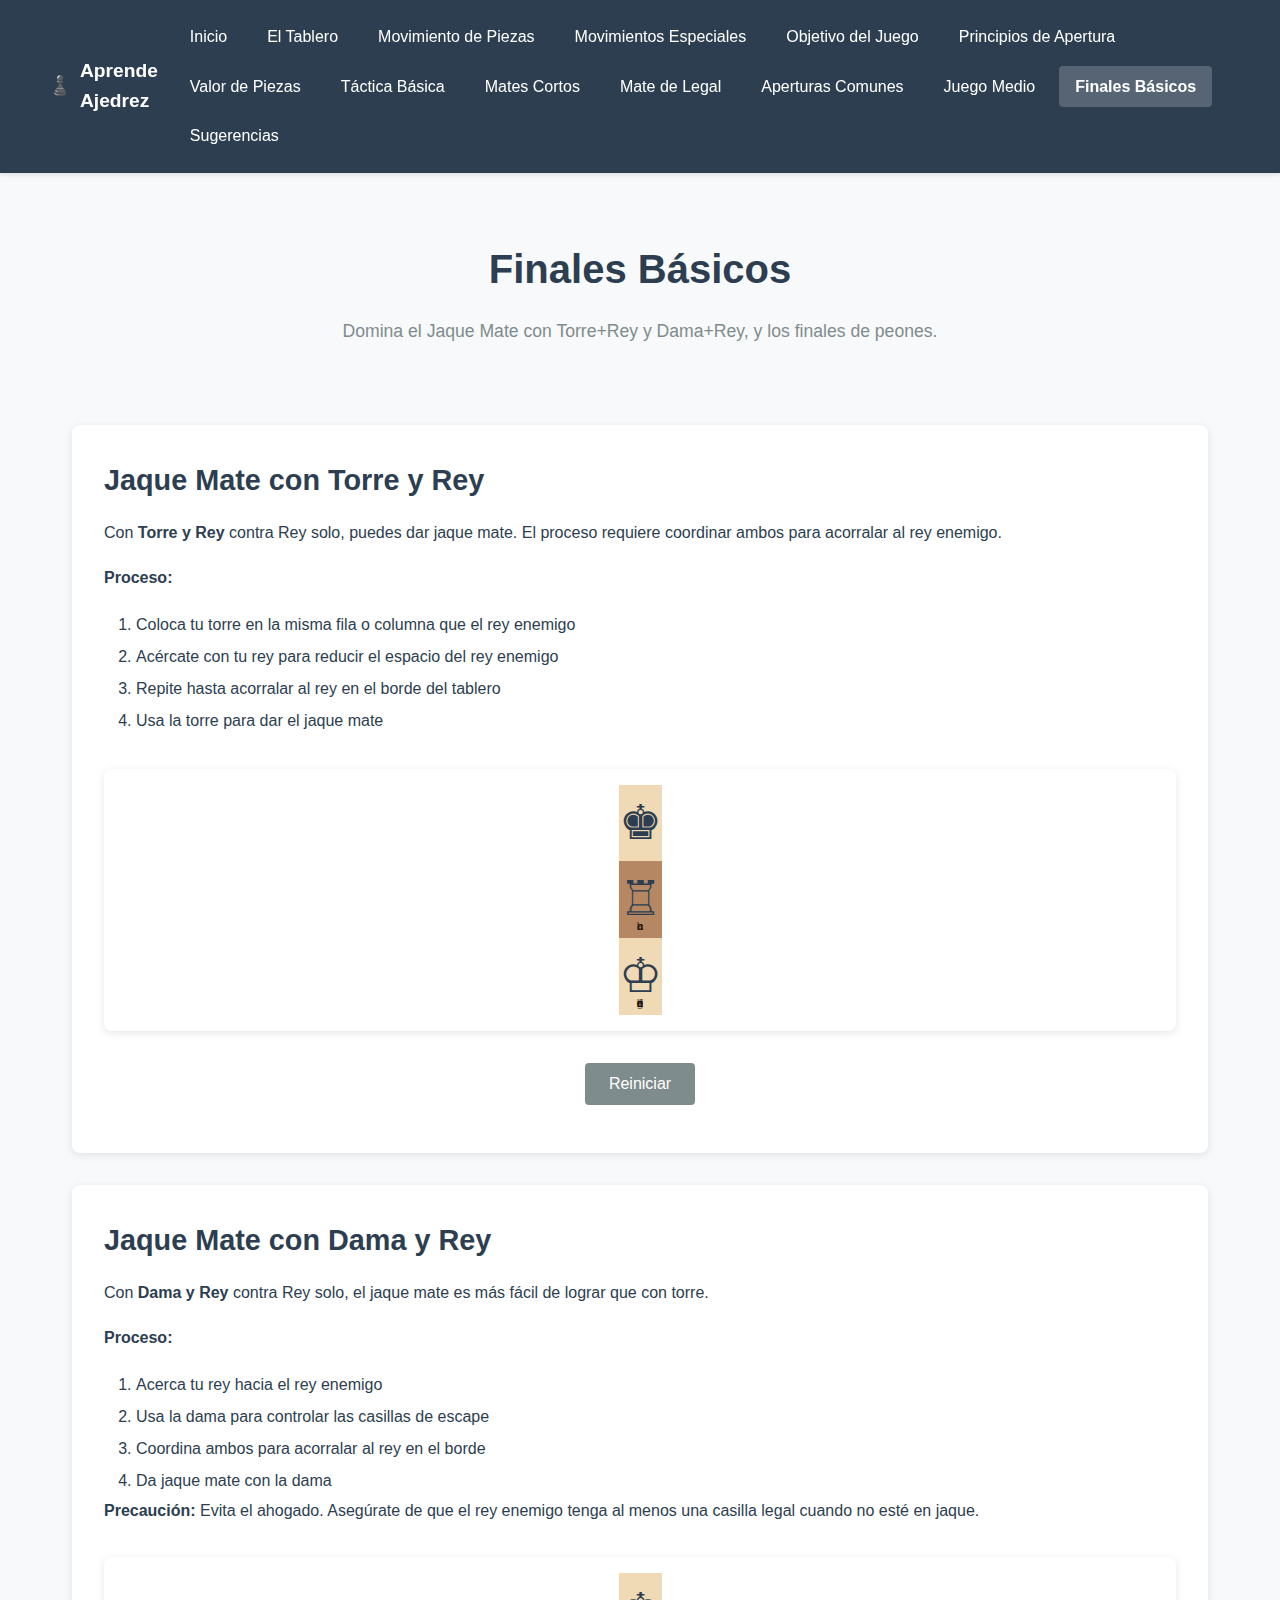
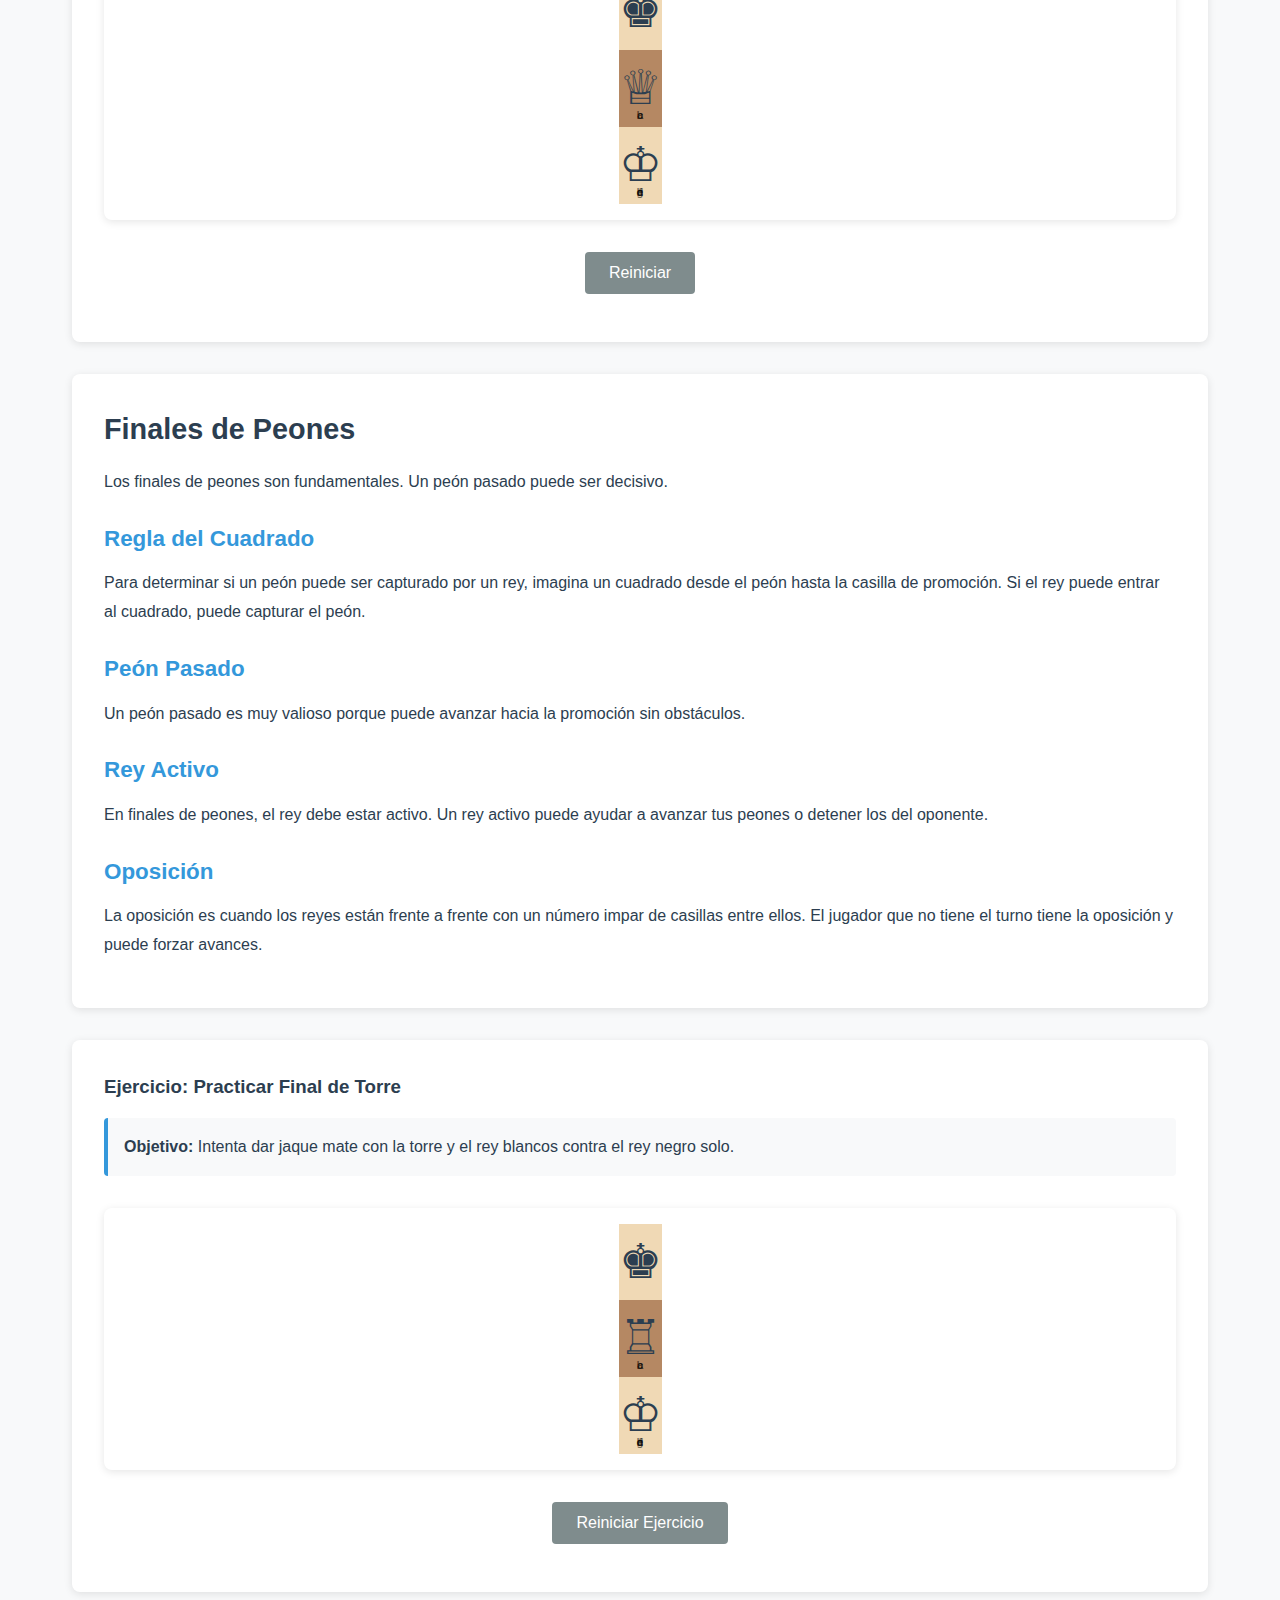
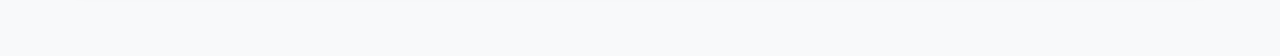
<file: finales-basicos.html>
<!DOCTYPE html>
<html lang="es">
<head>
    <meta charset="UTF-8">
    <meta name="viewport" content="width=device-width, initial-scale=1.0">
    <title>Finales Básicos - Aprende Ajedrez</title>
    <link rel="stylesheet" href="css/styles.css">
</head>
<body>
    <nav>
        <ul></ul>
    </nav>

    <div class="container">
        <header class="page-header">
            <h1>Finales Básicos</h1>
            <p>Domina el Jaque Mate con Torre+Rey y Dama+Rey, y los finales de peones.</p>
        </header>

        <div class="content-card">
            <h2>Jaque Mate con Torre y Rey</h2>
            <p>Con <strong>Torre y Rey</strong> contra Rey solo, puedes dar jaque mate. El proceso requiere coordinar ambos para acorralar al rey enemigo.</p>
            <p><strong>Proceso:</strong></p>
            <ol style="padding-left: 2rem; line-height: 2;">
                <li>Coloca tu torre en la misma fila o columna que el rey enemigo</li>
                <li>Acércate con tu rey para reducir el espacio del rey enemigo</li>
                <li>Repite hasta acorralar al rey en el borde del tablero</li>
                <li>Usa la torre para dar el jaque mate</li>
            </ol>
            <div class="chessboard-container">
                <div id="chessboard-rook-mate"></div>
            </div>
            <div class="board-controls">
                <button class="btn btn-secondary" onclick="boardRookMate.reset()">Reiniciar</button>
            </div>
        </div>

        <div class="content-card">
            <h2>Jaque Mate con Dama y Rey</h2>
            <p>Con <strong>Dama y Rey</strong> contra Rey solo, el jaque mate es más fácil de lograr que con torre.</p>
            <p><strong>Proceso:</strong></p>
            <ol style="padding-left: 2rem; line-height: 2;">
                <li>Acerca tu rey hacia el rey enemigo</li>
                <li>Usa la dama para controlar las casillas de escape</li>
                <li>Coordina ambos para acorralar al rey en el borde</li>
                <li>Da jaque mate con la dama</li>
            </ol>
            <p><strong>Precaución:</strong> Evita el ahogado. Asegúrate de que el rey enemigo tenga al menos una casilla legal cuando no esté en jaque.</p>
            <div class="chessboard-container">
                <div id="chessboard-queen-mate"></div>
            </div>
            <div class="board-controls">
                <button class="btn btn-secondary" onclick="boardQueenMate.reset()">Reiniciar</button>
            </div>
        </div>

        <div class="content-card">
            <h2>Finales de Peones</h2>
            <p>Los finales de peones son fundamentales. Un peón pasado puede ser decisivo.</p>
            
            <h3>Regla del Cuadrado</h3>
            <p>Para determinar si un peón puede ser capturado por un rey, imagina un cuadrado desde el peón hasta la casilla de promoción. Si el rey puede entrar al cuadrado, puede capturar el peón.</p>
            
            <h3>Peón Pasado</h3>
            <p>Un peón pasado es muy valioso porque puede avanzar hacia la promoción sin obstáculos.</p>
            
            <h3>Rey Activo</h3>
            <p>En finales de peones, el rey debe estar activo. Un rey activo puede ayudar a avanzar tus peones o detener los del oponente.</p>
            
            <h3>Oposición</h3>
            <p>La oposición es cuando los reyes están frente a frente con un número impar de casillas entre ellos. El jugador que no tiene el turno tiene la oposición y puede forzar avances.</p>
        </div>

        <div class="exercise-panel">
            <h3>Ejercicio: Practicar Final de Torre</h3>
            <div class="exercise-objective">
                <strong>Objetivo:</strong> Intenta dar jaque mate con la torre y el rey blancos contra el rey negro solo.
            </div>
            <div class="chessboard-container">
                <div id="chessboard-exercise"></div>
            </div>
            <div class="board-controls">
                <button class="btn btn-secondary" onclick="boardExercise.reset()">Reiniciar Ejercicio</button>
            </div>
            <div id="exercise-feedback" class="exercise-feedback"></div>
        </div>
    </div>

    <script src="js/navigation.js"></script>
    <script src="js/chess-engine.js"></script>
    <script src="js/chessboard.js"></script>
    <script>
        // Posición para mate con torre
        const engineRookMate = new ChessEngine();
        engineRookMate.loadFEN('8/8/8/8/8/3k4/3R4/3K4 w - - 0 1');
        const boardRookMate = new ChessBoard('chessboard-rook-mate', engineRookMate);
        boardRookMate.render();

        // Posición para mate con dama
        const engineQueenMate = new ChessEngine();
        engineQueenMate.loadFEN('8/8/8/8/8/3k4/3Q4/3K4 w - - 0 1');
        const boardQueenMate = new ChessBoard('chessboard-queen-mate', engineQueenMate);
        boardQueenMate.render();

        // Ejercicio
        const engineExercise = new ChessEngine();
        engineExercise.loadFEN('8/8/8/8/8/3k4/3R4/3K4 w - - 0 1');
        const boardExercise = new ChessBoard('chessboard-exercise', engineExercise);
        boardExercise.render();
        
        boardExercise.onMoveCallback = () => {
            engineExercise.updateCheckStatus();
            const feedback = document.getElementById('exercise-feedback');
            
            if (engineExercise.isCheckmate('black')) {
                if (feedback) {
                    feedback.classList.add('show', 'success');
                    feedback.textContent = '¡Felicidades! Has dado jaque mate correctamente con torre y rey.';
                }
            } else if (engineExercise.inCheck.black) {
                if (feedback) {
                    feedback.classList.add('show', 'info');
                    feedback.textContent = '¡Bien! El rey está en jaque. Continúa acorralándolo hasta el mate.';
                }
            }
        };
    </script>
    <script>
        (function(){if(!window.chatbase||window.chatbase("getState")!=="initialized"){window.chatbase=(...arguments)=>{if(!window.chatbase.q){window.chatbase.q=[]}window.chatbase.q.push(arguments)};window.chatbase=new Proxy(window.chatbase,{get(target,prop){if(prop==="q"){return target.q}return(...args)=>target(prop,...args)}})}const onLoad=function(){const script=document.createElement("script");script.src="https://www.chatbase.co/embed.min.js";script.id="oMWT4vhEPAcD7wO6AZRBe";script.domain="www.chatbase.co";document.body.appendChild(script)};if(document.readyState==="complete"){onLoad()}else{window.addEventListener("load",onLoad)}})();
    </script>
</body>
</html>
</file>
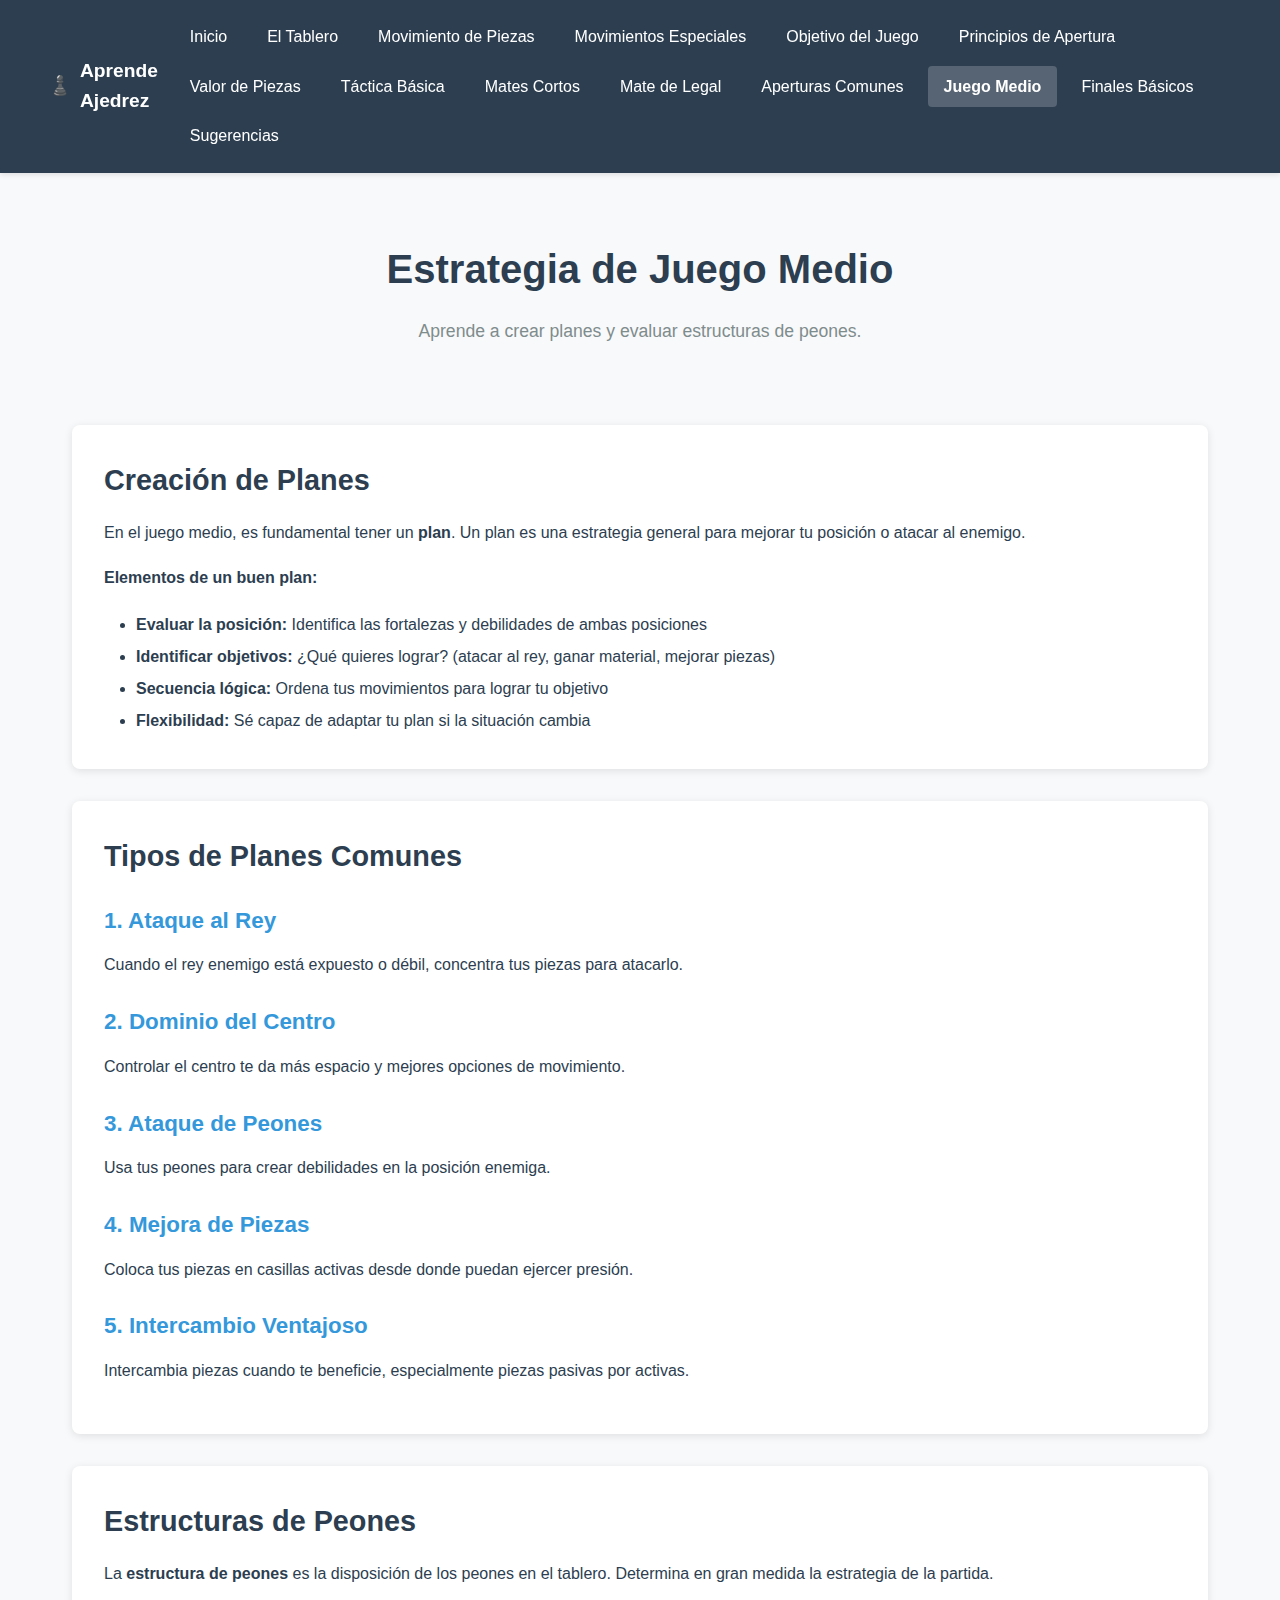
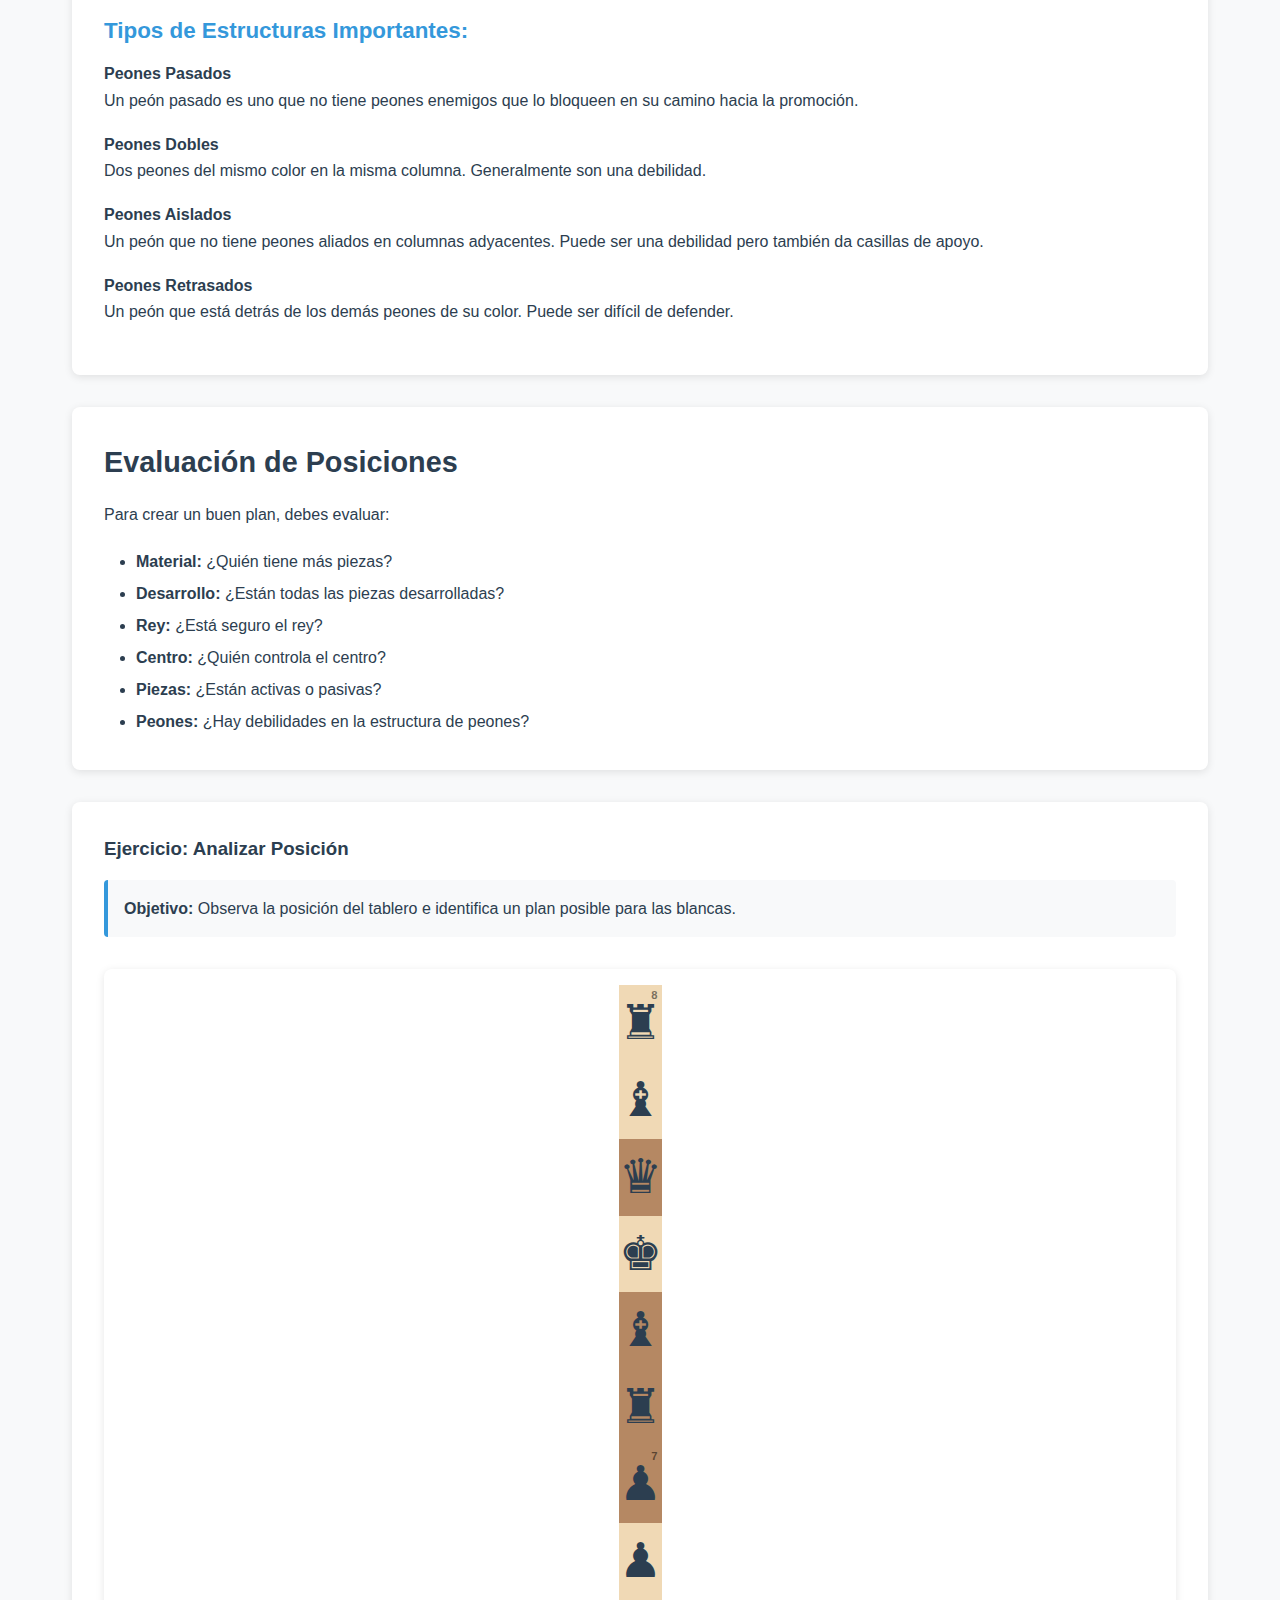
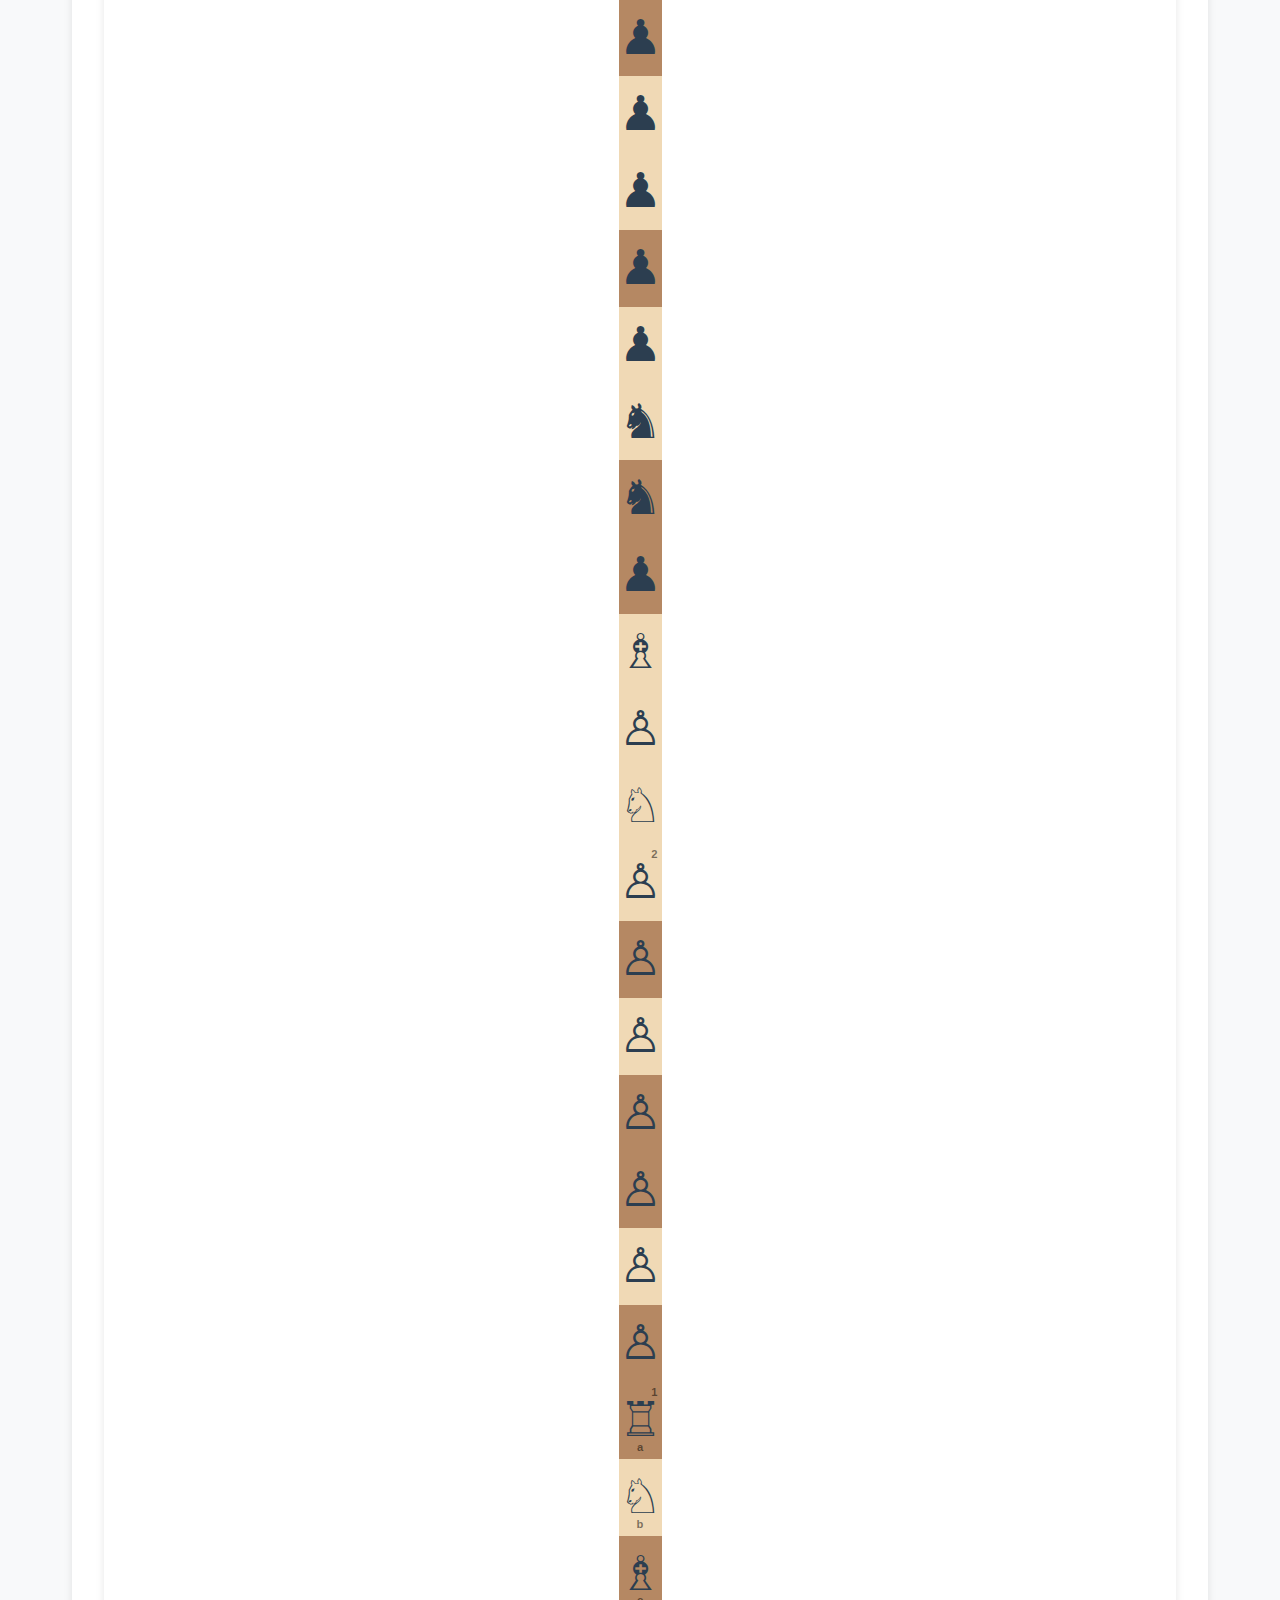
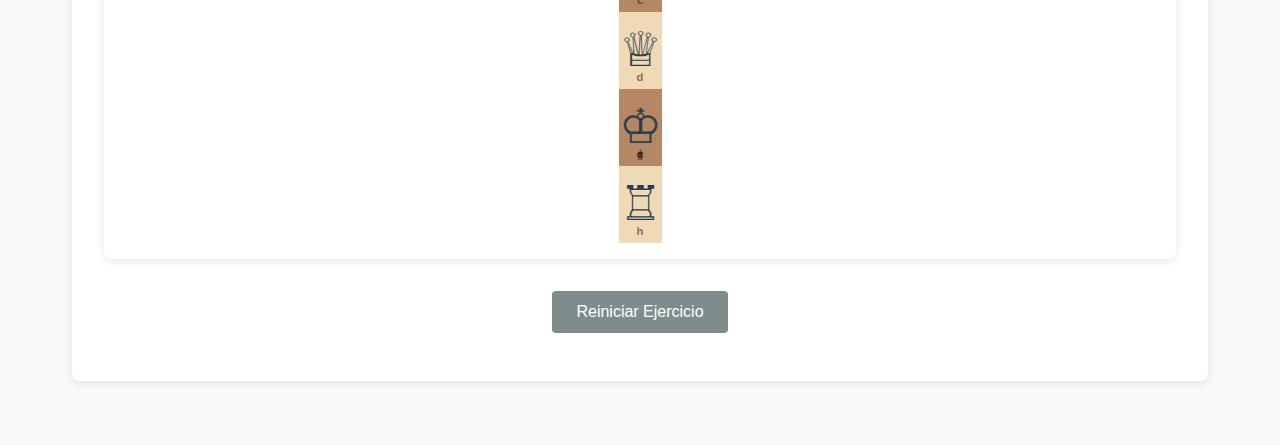
<file: juego-medio.html>
<!DOCTYPE html>
<html lang="es">
<head>
    <meta charset="UTF-8">
    <meta name="viewport" content="width=device-width, initial-scale=1.0">
    <title>Estrategia de Juego Medio - Aprende Ajedrez</title>
    <link rel="stylesheet" href="css/styles.css">
</head>
<body>
    <nav>
        <ul></ul>
    </nav>

    <div class="container">
        <header class="page-header">
            <h1>Estrategia de Juego Medio</h1>
            <p>Aprende a crear planes y evaluar estructuras de peones.</p>
        </header>

        <div class="content-card">
            <h2>Creación de Planes</h2>
            <p>En el juego medio, es fundamental tener un <strong>plan</strong>. Un plan es una estrategia general para mejorar tu posición o atacar al enemigo.</p>
            <p><strong>Elementos de un buen plan:</strong></p>
            <ul style="padding-left: 2rem; line-height: 2;">
                <li><strong>Evaluar la posición:</strong> Identifica las fortalezas y debilidades de ambas posiciones</li>
                <li><strong>Identificar objetivos:</strong> ¿Qué quieres lograr? (atacar al rey, ganar material, mejorar piezas)</li>
                <li><strong>Secuencia lógica:</strong> Ordena tus movimientos para lograr tu objetivo</li>
                <li><strong>Flexibilidad:</strong> Sé capaz de adaptar tu plan si la situación cambia</li>
            </ul>
        </div>

        <div class="content-card">
            <h2>Tipos de Planes Comunes</h2>
            
            <h3>1. Ataque al Rey</h3>
            <p>Cuando el rey enemigo está expuesto o débil, concentra tus piezas para atacarlo.</p>
            
            <h3>2. Dominio del Centro</h3>
            <p>Controlar el centro te da más espacio y mejores opciones de movimiento.</p>
            
            <h3>3. Ataque de Peones</h3>
            <p>Usa tus peones para crear debilidades en la posición enemiga.</p>
            
            <h3>4. Mejora de Piezas</h3>
            <p>Coloca tus piezas en casillas activas desde donde puedan ejercer presión.</p>
            
            <h3>5. Intercambio Ventajoso</h3>
            <p>Intercambia piezas cuando te beneficie, especialmente piezas pasivas por activas.</p>
        </div>

        <div class="content-card">
            <h2>Estructuras de Peones</h2>
            <p>La <strong>estructura de peones</strong> es la disposición de los peones en el tablero. Determina en gran medida la estrategia de la partida.</p>
            
            <h3>Tipos de Estructuras Importantes:</h3>
            
            <h4>Peones Pasados</h4>
            <p>Un peón pasado es uno que no tiene peones enemigos que lo bloqueen en su camino hacia la promoción.</p>
            
            <h4>Peones Dobles</h4>
            <p>Dos peones del mismo color en la misma columna. Generalmente son una debilidad.</p>
            
            <h4>Peones Aislados</h4>
            <p>Un peón que no tiene peones aliados en columnas adyacentes. Puede ser una debilidad pero también da casillas de apoyo.</p>
            
            <h4>Peones Retrasados</h4>
            <p>Un peón que está detrás de los demás peones de su color. Puede ser difícil de defender.</p>
        </div>

        <div class="content-card">
            <h2>Evaluación de Posiciones</h2>
            <p>Para crear un buen plan, debes evaluar:</p>
            <ul style="padding-left: 2rem; line-height: 2;">
                <li><strong>Material:</strong> ¿Quién tiene más piezas?</li>
                <li><strong>Desarrollo:</strong> ¿Están todas las piezas desarrolladas?</li>
                <li><strong>Rey:</strong> ¿Está seguro el rey?</li>
                <li><strong>Centro:</strong> ¿Quién controla el centro?</li>
                <li><strong>Piezas:</strong> ¿Están activas o pasivas?</li>
                <li><strong>Peones:</strong> ¿Hay debilidades en la estructura de peones?</li>
            </ul>
        </div>

        <div class="exercise-panel">
            <h3>Ejercicio: Analizar Posición</h3>
            <div class="exercise-objective">
                <strong>Objetivo:</strong> Observa la posición del tablero e identifica un plan posible para las blancas.
            </div>
            <div class="chessboard-container">
                <div id="chessboard-exercise"></div>
            </div>
            <div class="board-controls">
                <button class="btn btn-secondary" onclick="boardExercise.reset()">Reiniciar Ejercicio</button>
            </div>
            <div id="exercise-feedback" class="exercise-feedback">
                <p><strong>Ejemplo de análisis:</strong> Observa el centro del tablero, la seguridad de los reyes, y las piezas activas. ¿Qué plan crearías?</p>
            </div>
        </div>
    </div>

    <script src="js/navigation.js"></script>
    <script src="js/chess-engine.js"></script>
    <script src="js/chessboard.js"></script>
    <script>
        const engineExercise = new ChessEngine();
        // Posición de ejemplo para análisis
        engineExercise.loadFEN('r1bqkb1r/pppp1ppp/2n2n2/4p3/2B1P3/5N2/PPPP1PPP/RNBQK2R w KQkq - 0 1');
        const boardExercise = new ChessBoard('chessboard-exercise', engineExercise);
        boardExercise.render();
    </script>
    <script>
        (function(){if(!window.chatbase||window.chatbase("getState")!=="initialized"){window.chatbase=(...arguments)=>{if(!window.chatbase.q){window.chatbase.q=[]}window.chatbase.q.push(arguments)};window.chatbase=new Proxy(window.chatbase,{get(target,prop){if(prop==="q"){return target.q}return(...args)=>target(prop,...args)}})}const onLoad=function(){const script=document.createElement("script");script.src="https://www.chatbase.co/embed.min.js";script.id="oMWT4vhEPAcD7wO6AZRBe";script.domain="www.chatbase.co";document.body.appendChild(script)};if(document.readyState==="complete"){onLoad()}else{window.addEventListener("load",onLoad)}})();
    </script>
</body>
</html>
</file>
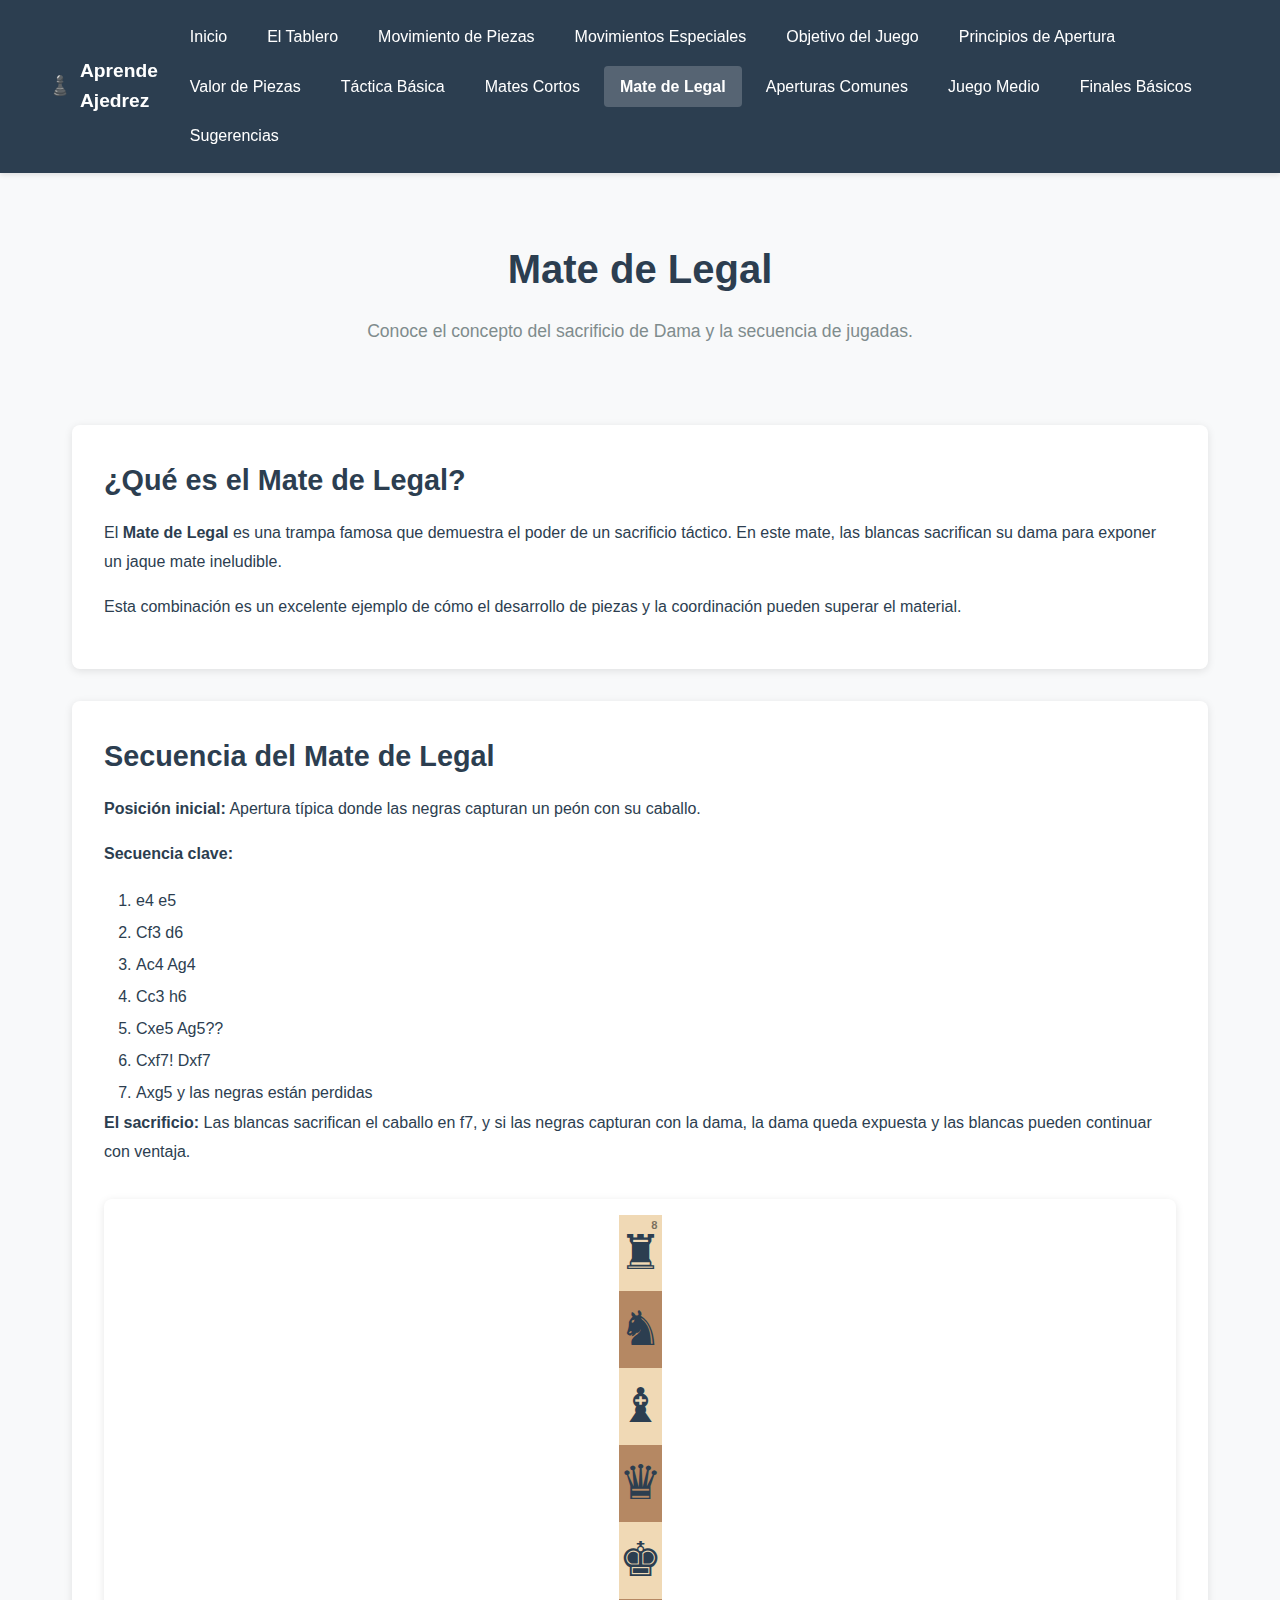
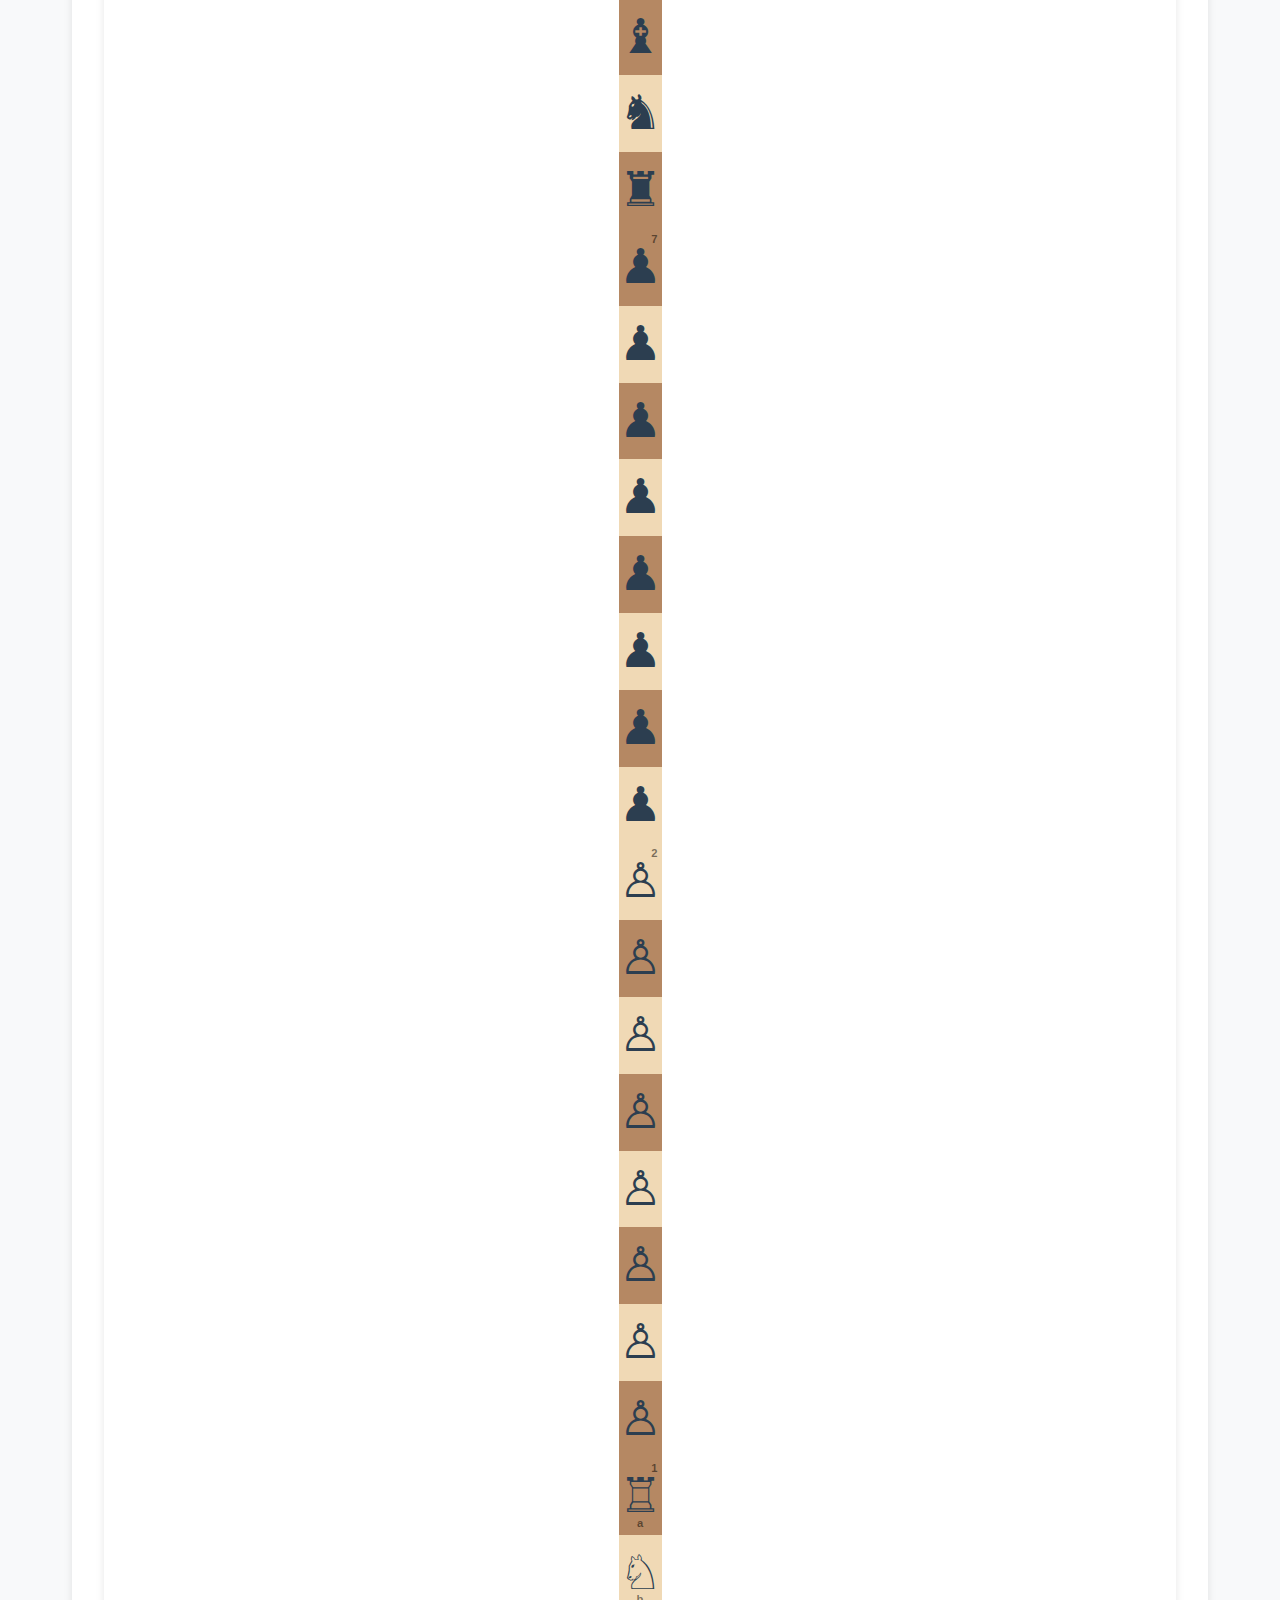
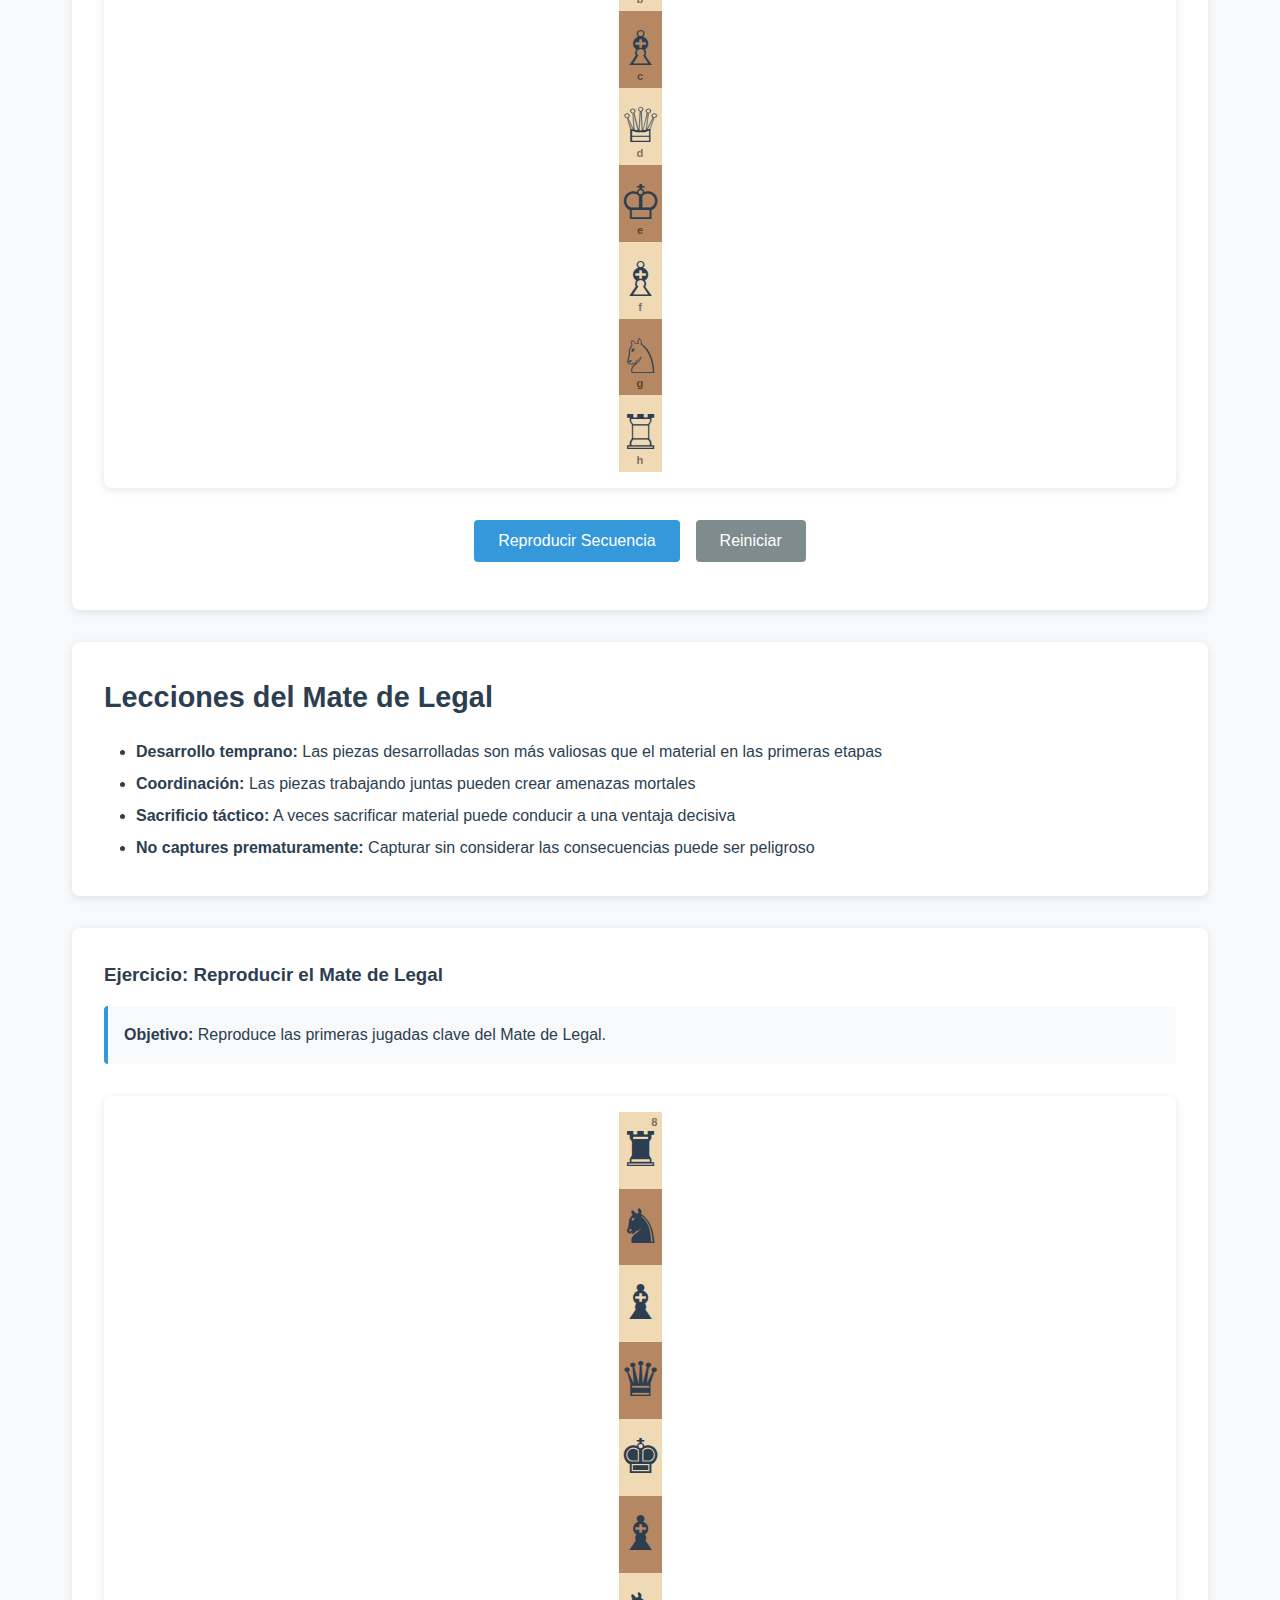
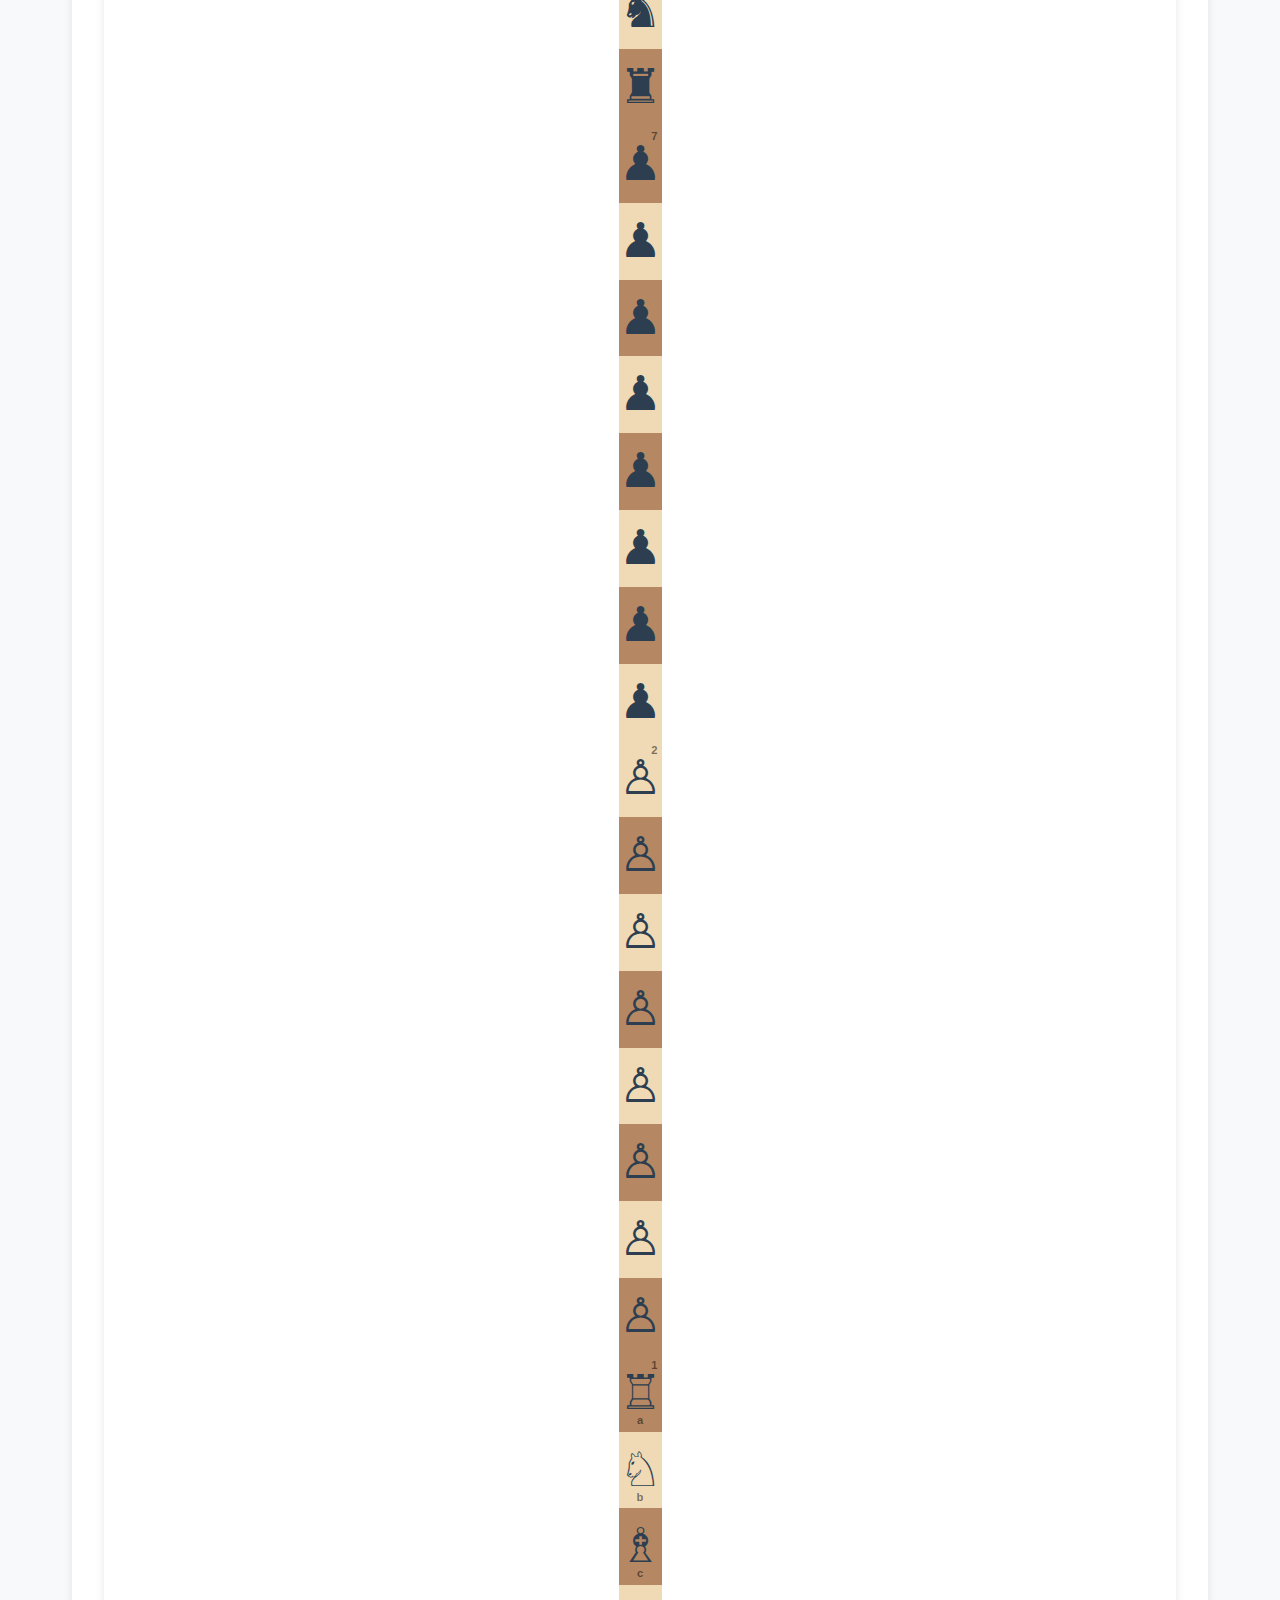
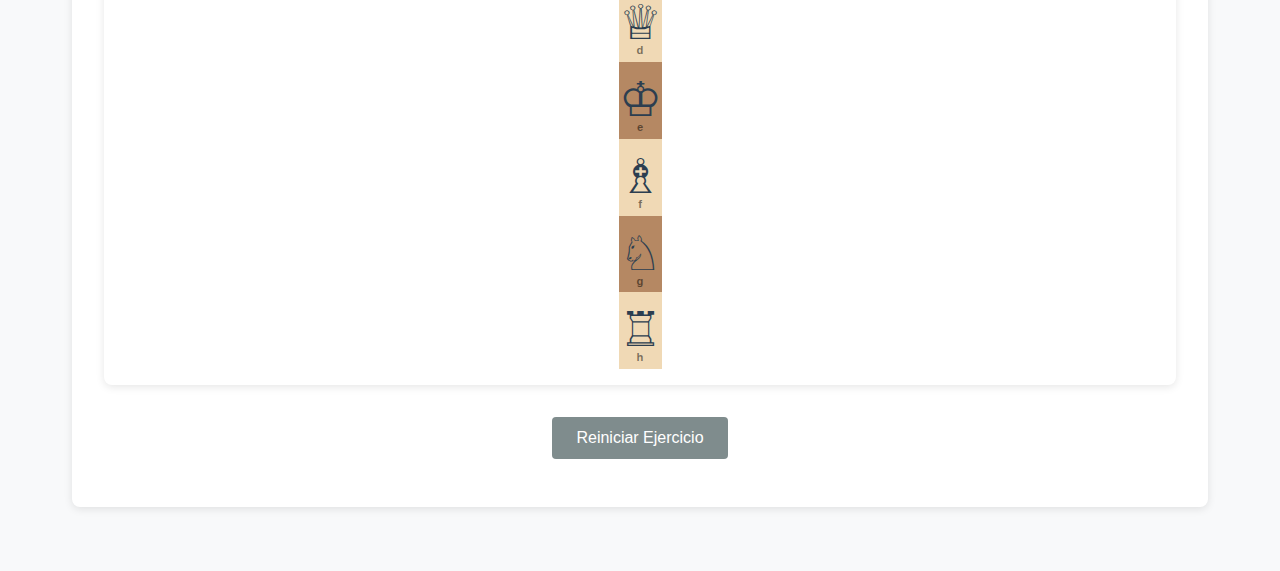
<file: mate-legal.html>
<!DOCTYPE html>
<html lang="es">
<head>
    <meta charset="UTF-8">
    <meta name="viewport" content="width=device-width, initial-scale=1.0">
    <title>Mate de Legal - Aprende Ajedrez</title>
    <link rel="stylesheet" href="css/styles.css">
</head>
<body>
    <nav>
        <ul></ul>
    </nav>

    <div class="container">
        <header class="page-header">
            <h1>Mate de Legal</h1>
            <p>Conoce el concepto del sacrificio de Dama y la secuencia de jugadas.</p>
        </header>

        <div class="content-card">
            <h2>¿Qué es el Mate de Legal?</h2>
            <p>El <strong>Mate de Legal</strong> es una trampa famosa que demuestra el poder de un sacrificio táctico. En este mate, las blancas sacrifican su dama para exponer un jaque mate ineludible.</p>
            <p>Esta combinación es un excelente ejemplo de cómo el desarrollo de piezas y la coordinación pueden superar el material.</p>
        </div>

        <div class="content-card">
            <h2>Secuencia del Mate de Legal</h2>
            <p><strong>Posición inicial:</strong> Apertura típica donde las negras capturan un peón con su caballo.</p>
            <p><strong>Secuencia clave:</strong></p>
            <ol style="padding-left: 2rem; line-height: 2;">
                <li>e4 e5</li>
                <li>Cf3 d6</li>
                <li>Ac4 Ag4</li>
                <li>Cc3 h6</li>
                <li>Cxe5 Ag5??</li>
                <li>Cxf7! Dxf7</li>
                <li>Axg5 y las negras están perdidas</li>
            </ol>
            <p><strong>El sacrificio:</strong> Las blancas sacrifican el caballo en f7, y si las negras capturan con la dama, la dama queda expuesta y las blancas pueden continuar con ventaja.</p>
            <div class="chessboard-container">
                <div id="chessboard-legal"></div>
            </div>
            <div class="board-controls">
                <button class="btn btn-primary" onclick="playLegalMate()">Reproducir Secuencia</button>
                <button class="btn btn-secondary" onclick="boardLegal.reset()">Reiniciar</button>
            </div>
        </div>

        <div class="content-card">
            <h2>Lecciones del Mate de Legal</h2>
            <ul style="padding-left: 2rem; line-height: 2;">
                <li><strong>Desarrollo temprano:</strong> Las piezas desarrolladas son más valiosas que el material en las primeras etapas</li>
                <li><strong>Coordinación:</strong> Las piezas trabajando juntas pueden crear amenazas mortales</li>
                <li><strong>Sacrificio táctico:</strong> A veces sacrificar material puede conducir a una ventaja decisiva</li>
                <li><strong>No captures prematuramente:</strong> Capturar sin considerar las consecuencias puede ser peligroso</li>
            </ul>
        </div>

        <div class="exercise-panel">
            <h3>Ejercicio: Reproducir el Mate de Legal</h3>
            <div class="exercise-objective">
                <strong>Objetivo:</strong> Reproduce las primeras jugadas clave del Mate de Legal.
            </div>
            <div class="chessboard-container">
                <div id="chessboard-exercise"></div>
            </div>
            <div class="board-controls">
                <button class="btn btn-secondary" onclick="boardExercise.reset()">Reiniciar Ejercicio</button>
            </div>
            <div id="exercise-feedback" class="exercise-feedback"></div>
        </div>
    </div>

    <script src="js/navigation.js"></script>
    <script src="js/chess-engine.js"></script>
    <script src="js/chessboard.js"></script>
    <script>
        const engineLegal = new ChessEngine();
        const boardLegal = new ChessBoard('chessboard-legal', engineLegal);
        boardLegal.render();

        function playLegalMate() {
            boardLegal.reset();
            setTimeout(() => {
                engineLegal.makeMove(6, 4, 4, 4); // e4
                engineLegal.makeMove(1, 4, 3, 4); // e5
                boardLegal.render();
                setTimeout(() => {
                    engineLegal.makeMove(7, 6, 5, 5); // Cf3
                    engineLegal.makeMove(1, 3, 2, 3); // d6
                    boardLegal.render();
                    setTimeout(() => {
                        engineLegal.makeMove(7, 5, 4, 2); // Ac4
                        engineLegal.makeMove(0, 5, 4, 6); // Ag4
                        boardLegal.render();
                    }, 1000);
                }, 1000);
            }, 500);
        }

        const engineExercise = new ChessEngine();
        const boardExercise = new ChessBoard('chessboard-exercise', engineExercise);
        boardExercise.render();
        
        let expectedMoves = ['e2e4', 'g1f3', 'f1c4'];
        let moveIndex = 0;
        
        boardExercise.onMoveCallback = () => {
            const lastMove = engineExercise.moveHistory[engineExercise.moveHistory.length - 1];
            if (!lastMove) return;
            
            const feedback = document.getElementById('exercise-feedback');
            const move = lastMove.notation.substring(0, 4);
            
            if (feedback) {
                feedback.classList.add('show');
                
                if (moveIndex < expectedMoves.length && move === expectedMoves[moveIndex]) {
                    moveIndex++;
                    if (moveIndex < expectedMoves.length) {
                        feedback.classList.add('info');
                        feedback.classList.remove('error', 'success');
                        feedback.textContent = `¡Correcto! Ahora ejecuta: ${expectedMoves[moveIndex]}`;
                    } else {
                        feedback.classList.add('success');
                        feedback.classList.remove('error', 'info');
                        feedback.textContent = '¡Bien! Has comenzado la secuencia del Mate de Legal correctamente.';
                    }
                } else {
                    feedback.classList.add('error');
                    feedback.classList.remove('success', 'info');
                    feedback.textContent = 'Movimiento incorrecto. Intenta seguir la secuencia inicial del Mate de Legal.';
                }
            }
        };
    </script>
    <script>
        (function(){if(!window.chatbase||window.chatbase("getState")!=="initialized"){window.chatbase=(...arguments)=>{if(!window.chatbase.q){window.chatbase.q=[]}window.chatbase.q.push(arguments)};window.chatbase=new Proxy(window.chatbase,{get(target,prop){if(prop==="q"){return target.q}return(...args)=>target(prop,...args)}})}const onLoad=function(){const script=document.createElement("script");script.src="https://www.chatbase.co/embed.min.js";script.id="oMWT4vhEPAcD7wO6AZRBe";script.domain="www.chatbase.co";document.body.appendChild(script)};if(document.readyState==="complete"){onLoad()}else{window.addEventListener("load",onLoad)}})();
    </script>
</body>
</html>
</file>
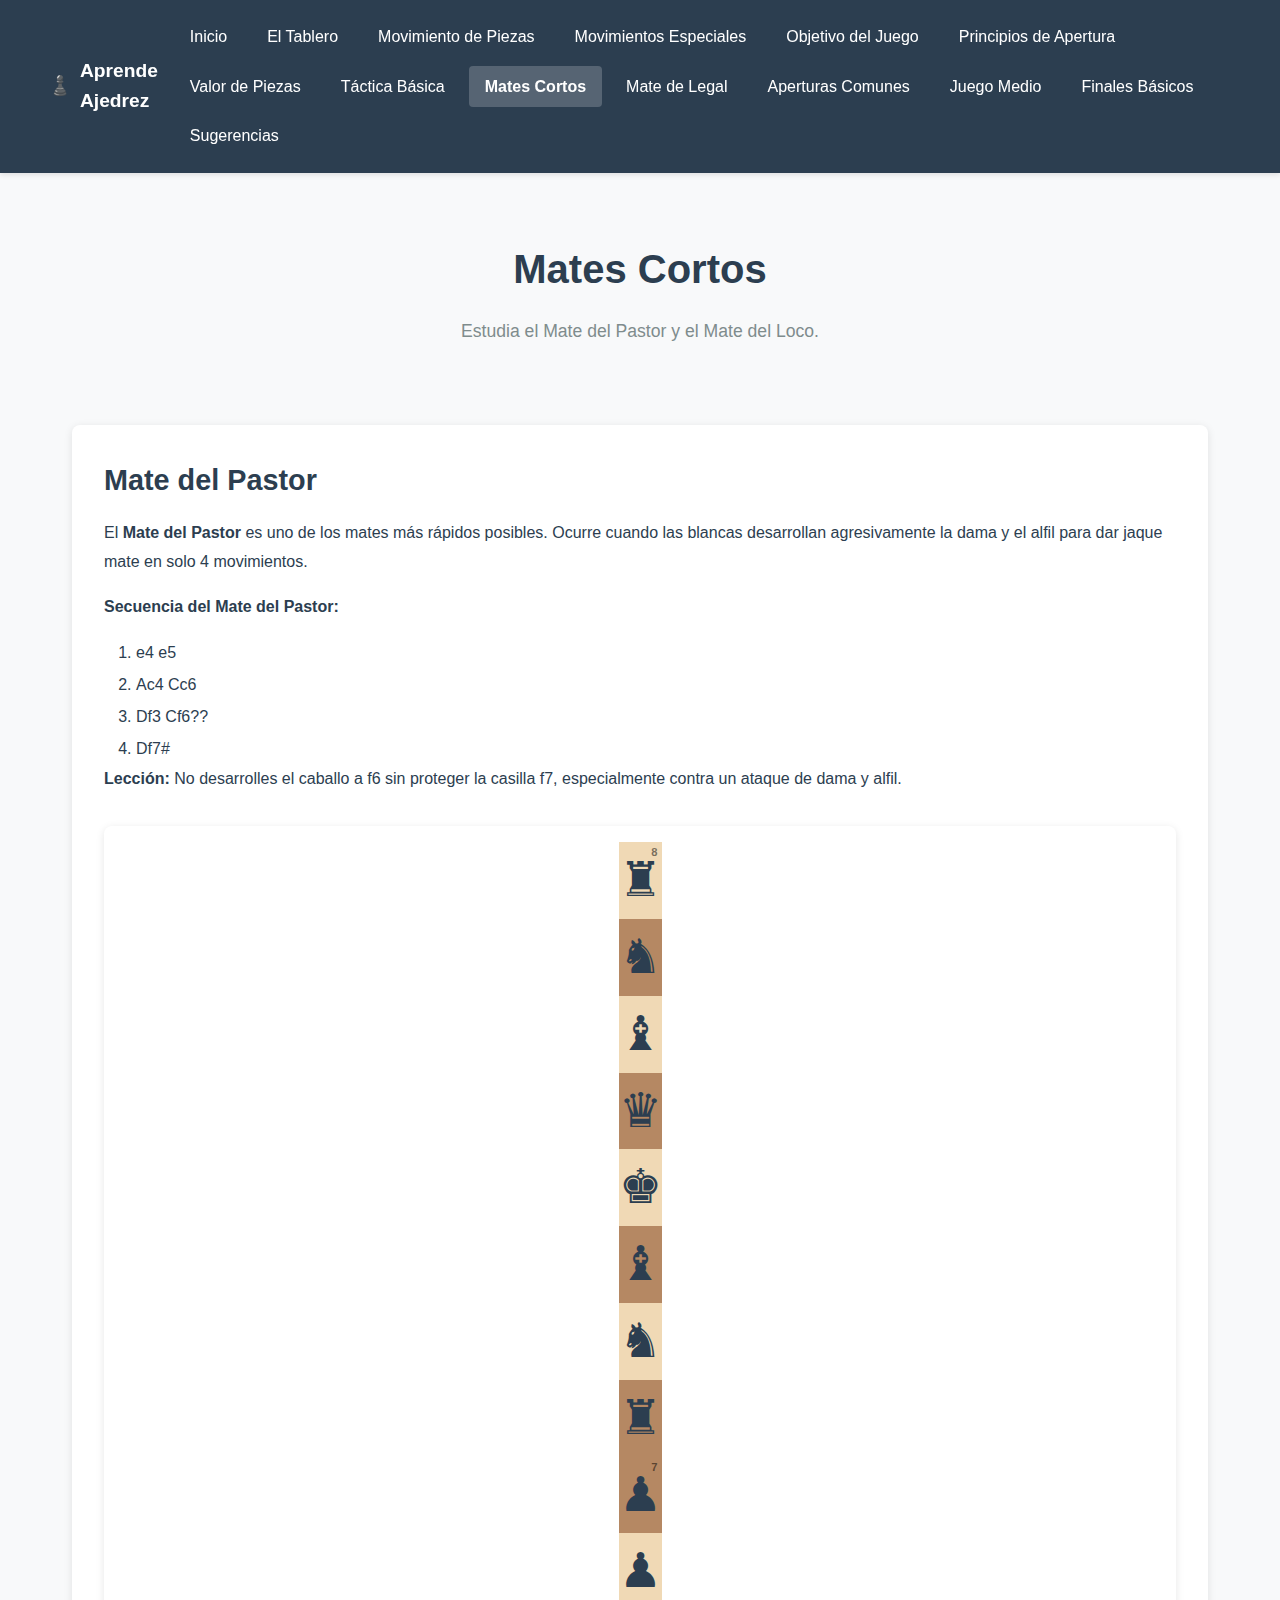
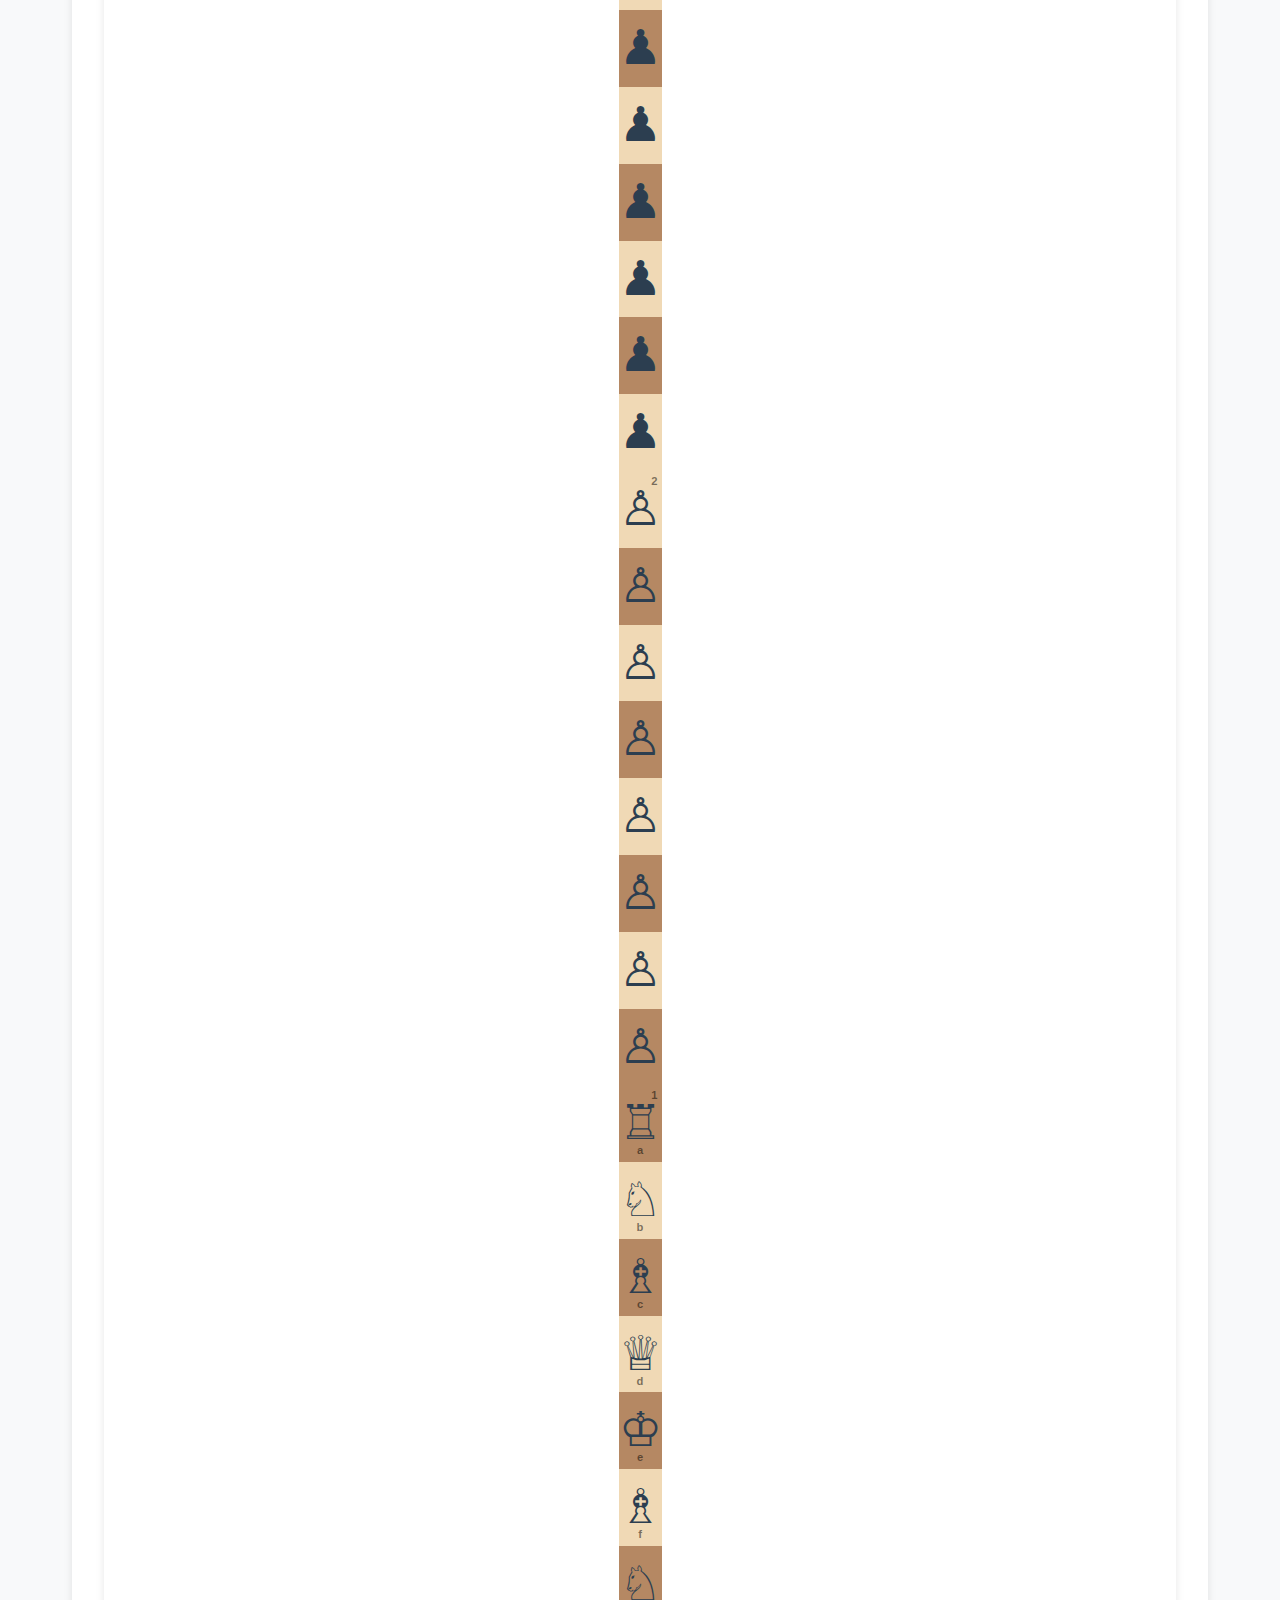
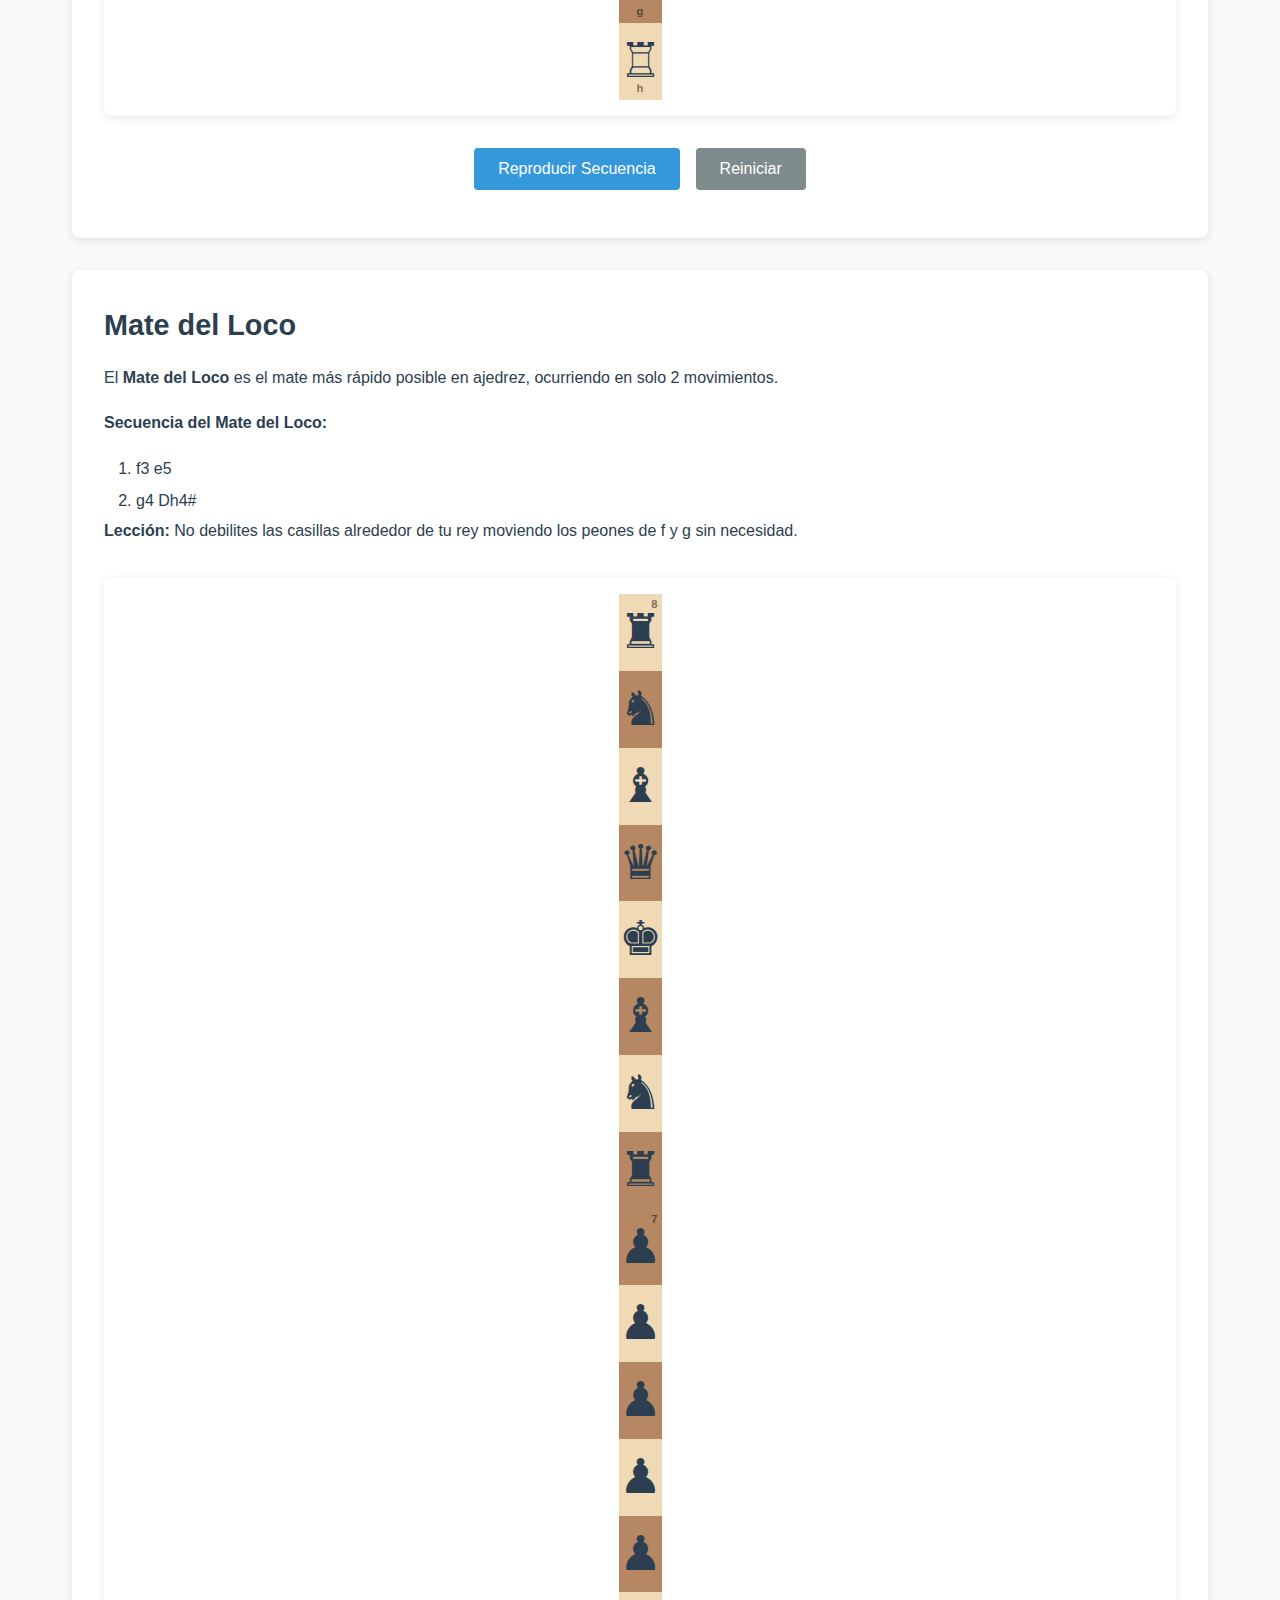
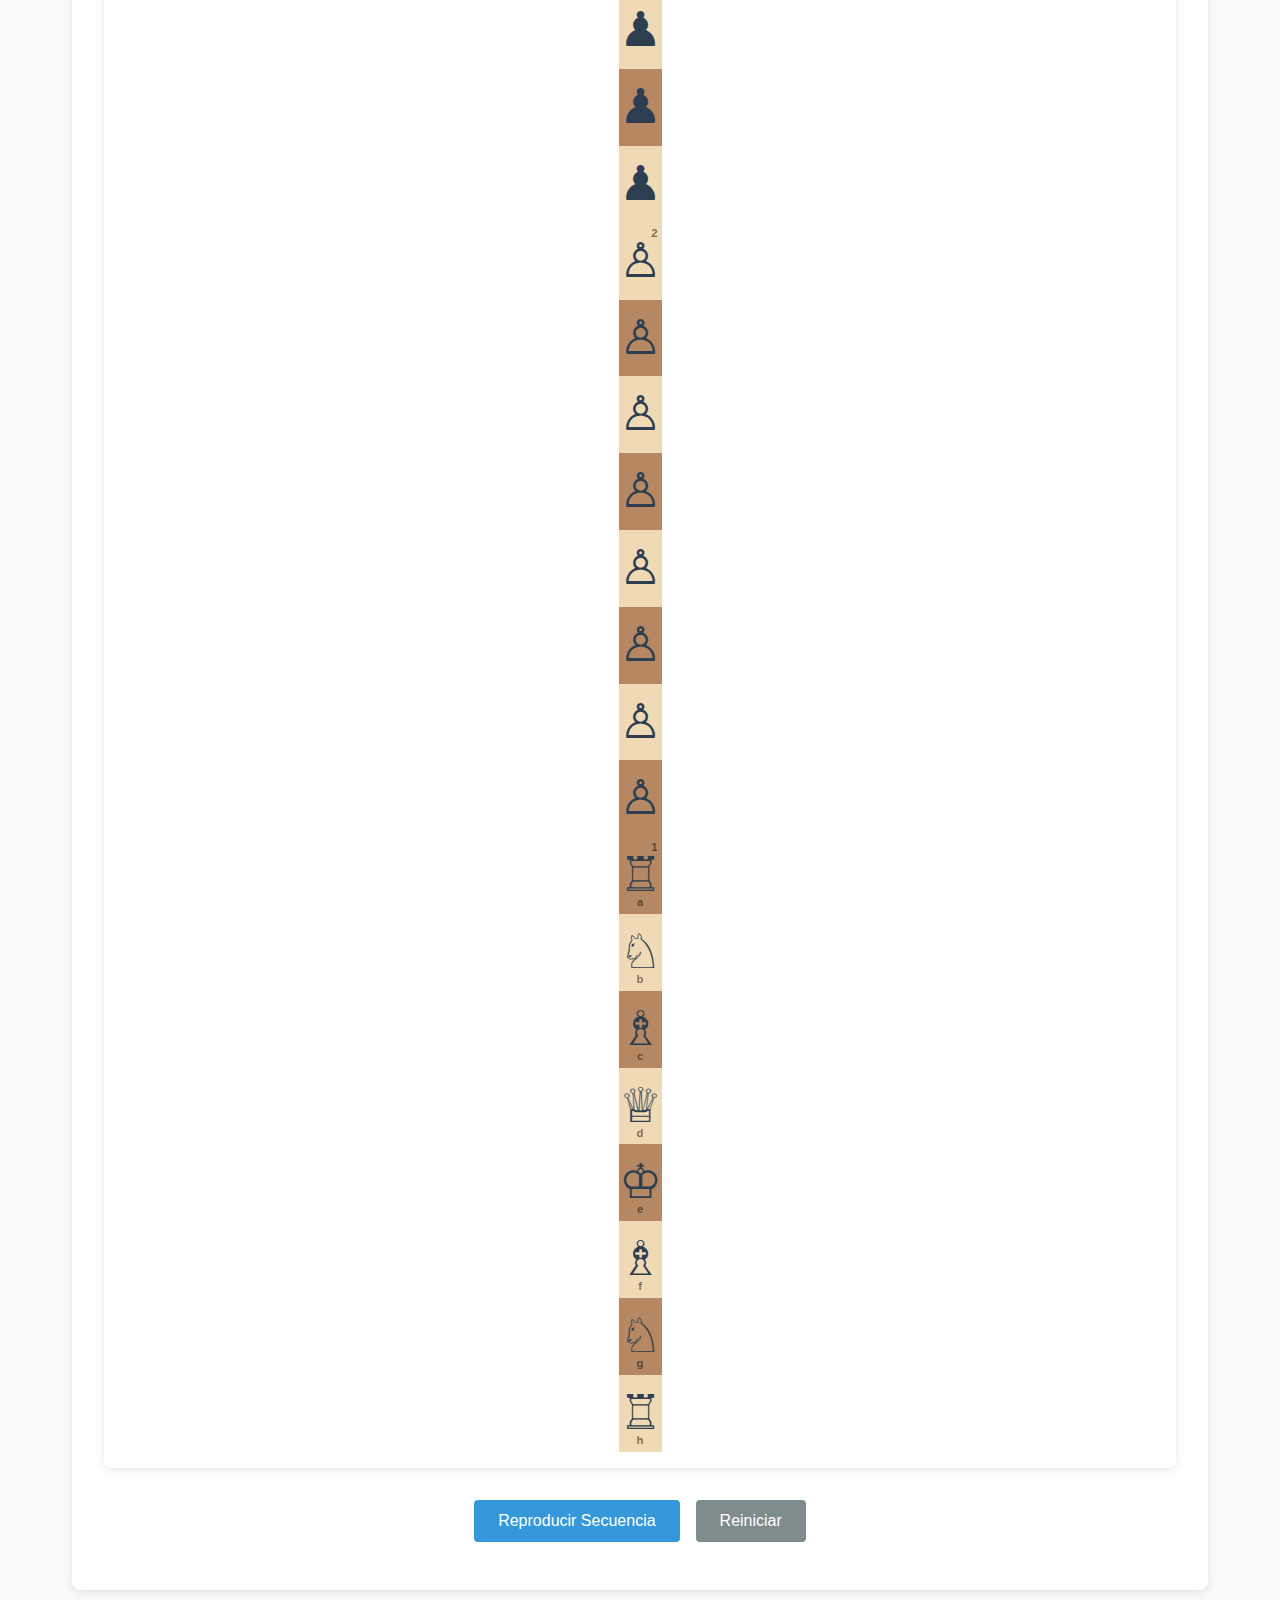
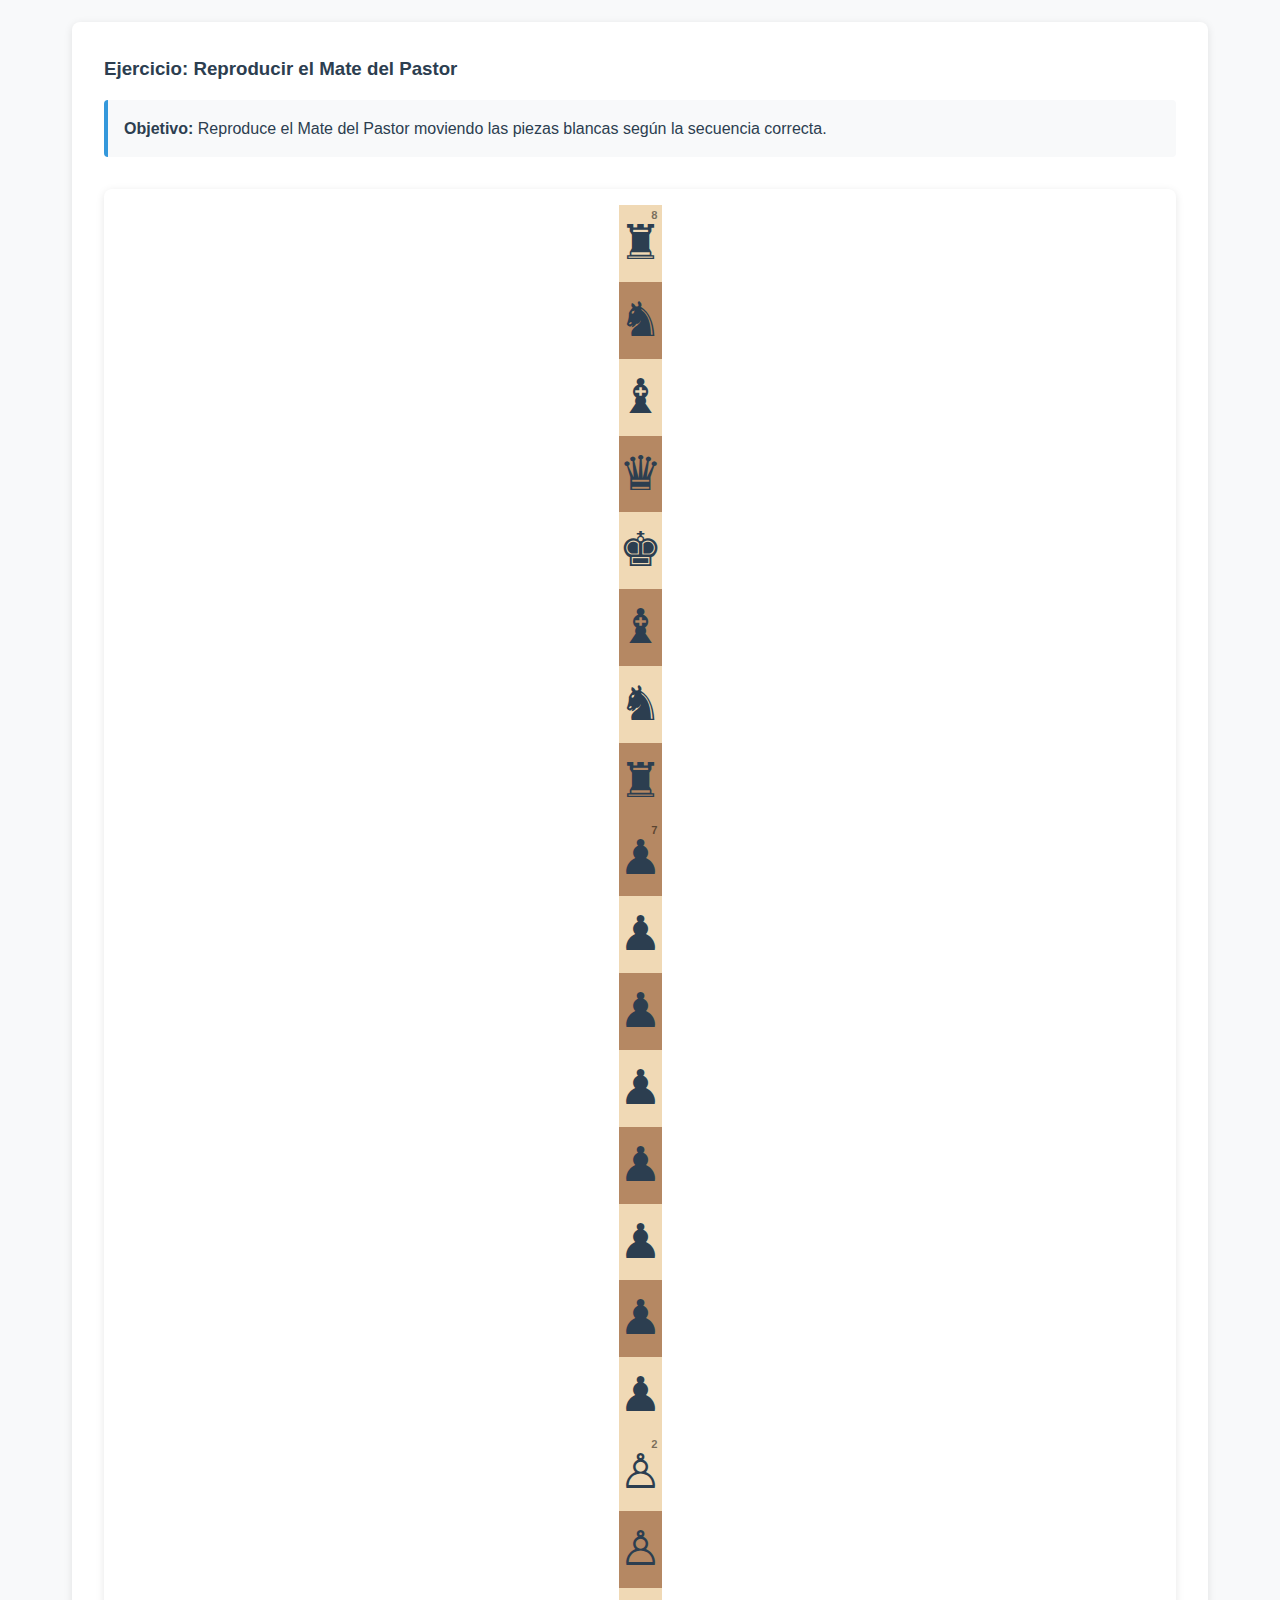
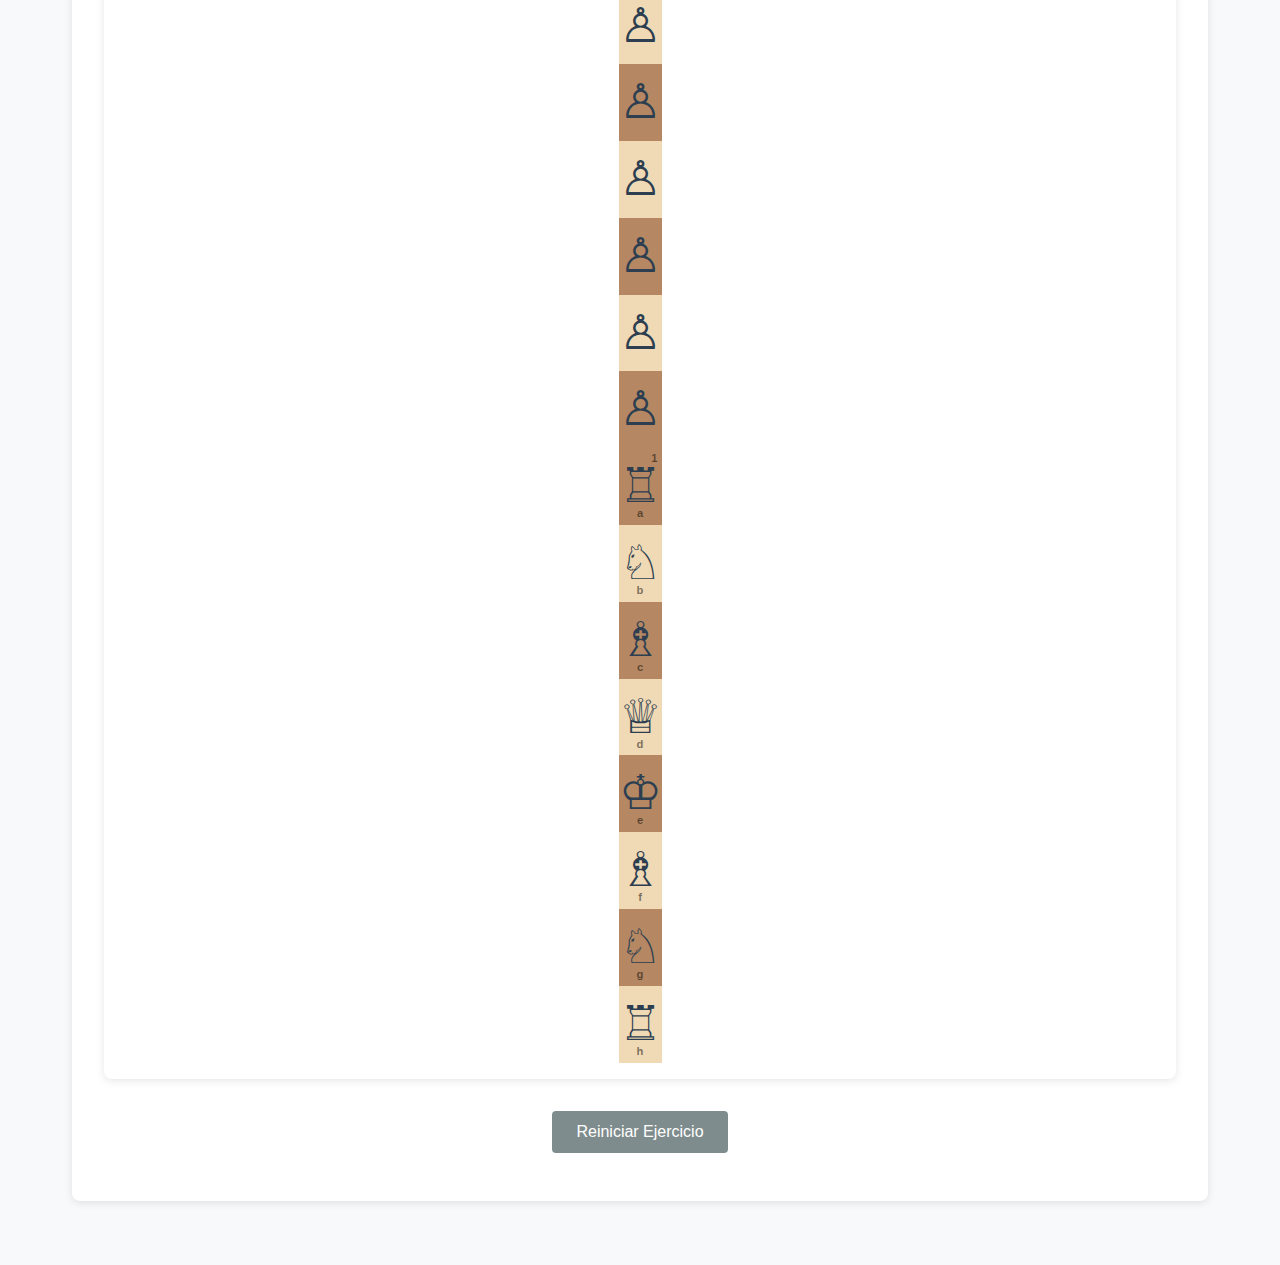
<file: mates-cortos.html>
<!DOCTYPE html>
<html lang="es">
<head>
    <meta charset="UTF-8">
    <meta name="viewport" content="width=device-width, initial-scale=1.0">
    <title>Mates Cortos - Aprende Ajedrez</title>
    <link rel="stylesheet" href="css/styles.css">
</head>
<body>
    <nav>
        <ul></ul>
    </nav>

    <div class="container">
        <header class="page-header">
            <h1>Mates Cortos</h1>
            <p>Estudia el Mate del Pastor y el Mate del Loco.</p>
        </header>

        <div class="content-card">
            <h2>Mate del Pastor</h2>
            <p>El <strong>Mate del Pastor</strong> es uno de los mates más rápidos posibles. Ocurre cuando las blancas desarrollan agresivamente la dama y el alfil para dar jaque mate en solo 4 movimientos.</p>
            <p><strong>Secuencia del Mate del Pastor:</strong></p>
            <ol style="padding-left: 2rem; line-height: 2;">
                <li>e4 e5</li>
                <li>Ac4 Cc6</li>
                <li>Df3 Cf6??</li>
                <li>Df7#</li>
            </ol>
            <p><strong>Lección:</strong> No desarrolles el caballo a f6 sin proteger la casilla f7, especialmente contra un ataque de dama y alfil.</p>
            <div class="chessboard-container">
                <div id="chessboard-scholar"></div>
            </div>
            <div class="board-controls">
                <button class="btn btn-primary" onclick="playScholarMate()">Reproducir Secuencia</button>
                <button class="btn btn-secondary" onclick="boardScholar.reset()">Reiniciar</button>
            </div>
        </div>

        <div class="content-card">
            <h2>Mate del Loco</h2>
            <p>El <strong>Mate del Loco</strong> es el mate más rápido posible en ajedrez, ocurriendo en solo 2 movimientos.</p>
            <p><strong>Secuencia del Mate del Loco:</strong></p>
            <ol style="padding-left: 2rem; line-height: 2;">
                <li>f3 e5</li>
                <li>g4 Dh4#</li>
            </ol>
            <p><strong>Lección:</strong> No debilites las casillas alrededor de tu rey moviendo los peones de f y g sin necesidad.</p>
            <div class="chessboard-container">
                <div id="chessboard-fool"></div>
            </div>
            <div class="board-controls">
                <button class="btn btn-primary" onclick="playFoolMate()">Reproducir Secuencia</button>
                <button class="btn btn-secondary" onclick="boardFool.reset()">Reiniciar</button>
            </div>
        </div>

        <div class="exercise-panel">
            <h3>Ejercicio: Reproducir el Mate del Pastor</h3>
            <div class="exercise-objective">
                <strong>Objetivo:</strong> Reproduce el Mate del Pastor moviendo las piezas blancas según la secuencia correcta.
            </div>
            <div class="chessboard-container">
                <div id="chessboard-exercise"></div>
            </div>
            <div class="board-controls">
                <button class="btn btn-secondary" onclick="boardExercise.reset()">Reiniciar Ejercicio</button>
            </div>
            <div id="exercise-feedback" class="exercise-feedback"></div>
        </div>
    </div>

    <script src="js/navigation.js"></script>
    <script src="js/chess-engine.js"></script>
    <script src="js/chessboard.js"></script>
    <script>
        const engineScholar = new ChessEngine();
        const boardScholar = new ChessBoard('chessboard-scholar', engineScholar);
        boardScholar.render();

        const engineFool = new ChessEngine();
        const boardFool = new ChessBoard('chessboard-fool', engineFool);
        boardFool.render();

        function playScholarMate() {
            boardScholar.reset();
            setTimeout(() => {
                engineScholar.makeMove(6, 4, 4, 4); // e4
                engineScholar.makeMove(1, 4, 3, 4); // e5
                boardScholar.render();
                setTimeout(() => {
                    engineScholar.makeMove(7, 5, 4, 2); // Ac4
                    engineScholar.makeMove(0, 1, 2, 2); // Cc6
                    boardScholar.render();
                    setTimeout(() => {
                        engineScholar.makeMove(7, 3, 5, 5); // Df3
                        engineScholar.makeMove(0, 6, 2, 5); // Cf6
                        boardScholar.render();
                        setTimeout(() => {
                            engineScholar.makeMove(5, 5, 1, 5); // Df7#
                            boardScholar.render();
                            engineScholar.updateCheckStatus();
                        }, 1000);
                    }, 1000);
                }, 1000);
            }, 500);
        }

        function playFoolMate() {
            boardFool.reset();
            setTimeout(() => {
                engineFool.makeMove(6, 5, 4, 5); // f3
                engineFool.makeMove(1, 4, 3, 4); // e5
                boardFool.render();
                setTimeout(() => {
                    engineFool.makeMove(6, 6, 4, 6); // g4
                    engineFool.makeMove(0, 3, 4, 7); // Dh4#
                    boardFool.render();
                    engineFool.updateCheckStatus();
                }, 1000);
            }, 500);
        }

        const engineExercise = new ChessEngine();
        const boardExercise = new ChessBoard('chessboard-exercise', engineExercise);
        boardExercise.render();
        
        let expectedMoves = ['e2e4', 'f1c4', 'd1f3'];
        let moveIndex = 0;
        
        boardExercise.onMoveCallback = () => {
            const lastMove = engineExercise.moveHistory[engineExercise.moveHistory.length - 1];
            if (!lastMove) return;
            
            const feedback = document.getElementById('exercise-feedback');
            const move = lastMove.notation.substring(0, 4);
            
            if (feedback) {
                feedback.classList.add('show');
                
                if (moveIndex < expectedMoves.length && move === expectedMoves[moveIndex]) {
                    moveIndex++;
                    if (moveIndex < expectedMoves.length) {
                        feedback.classList.add('info');
                        feedback.classList.remove('error', 'success');
                        feedback.textContent = `¡Correcto! Ahora ejecuta: ${expectedMoves[moveIndex]}`;
                    } else {
                        feedback.classList.add('success');
                        feedback.classList.remove('error', 'info');
                        feedback.textContent = '¡Excelente! Has completado el Mate del Pastor.';
                    }
                } else {
                    feedback.classList.add('error');
                    feedback.classList.remove('success', 'info');
                    feedback.textContent = 'Movimiento incorrecto. Intenta seguir la secuencia del Mate del Pastor.';
                }
            }
        };
    </script>
    <script>
        (function(){if(!window.chatbase||window.chatbase("getState")!=="initialized"){window.chatbase=(...arguments)=>{if(!window.chatbase.q){window.chatbase.q=[]}window.chatbase.q.push(arguments)};window.chatbase=new Proxy(window.chatbase,{get(target,prop){if(prop==="q"){return target.q}return(...args)=>target(prop,...args)}})}const onLoad=function(){const script=document.createElement("script");script.src="https://www.chatbase.co/embed.min.js";script.id="oMWT4vhEPAcD7wO6AZRBe";script.domain="www.chatbase.co";document.body.appendChild(script)};if(document.readyState==="complete"){onLoad()}else{window.addEventListener("load",onLoad)}})();
    </script>
</body>
</html>
</file>
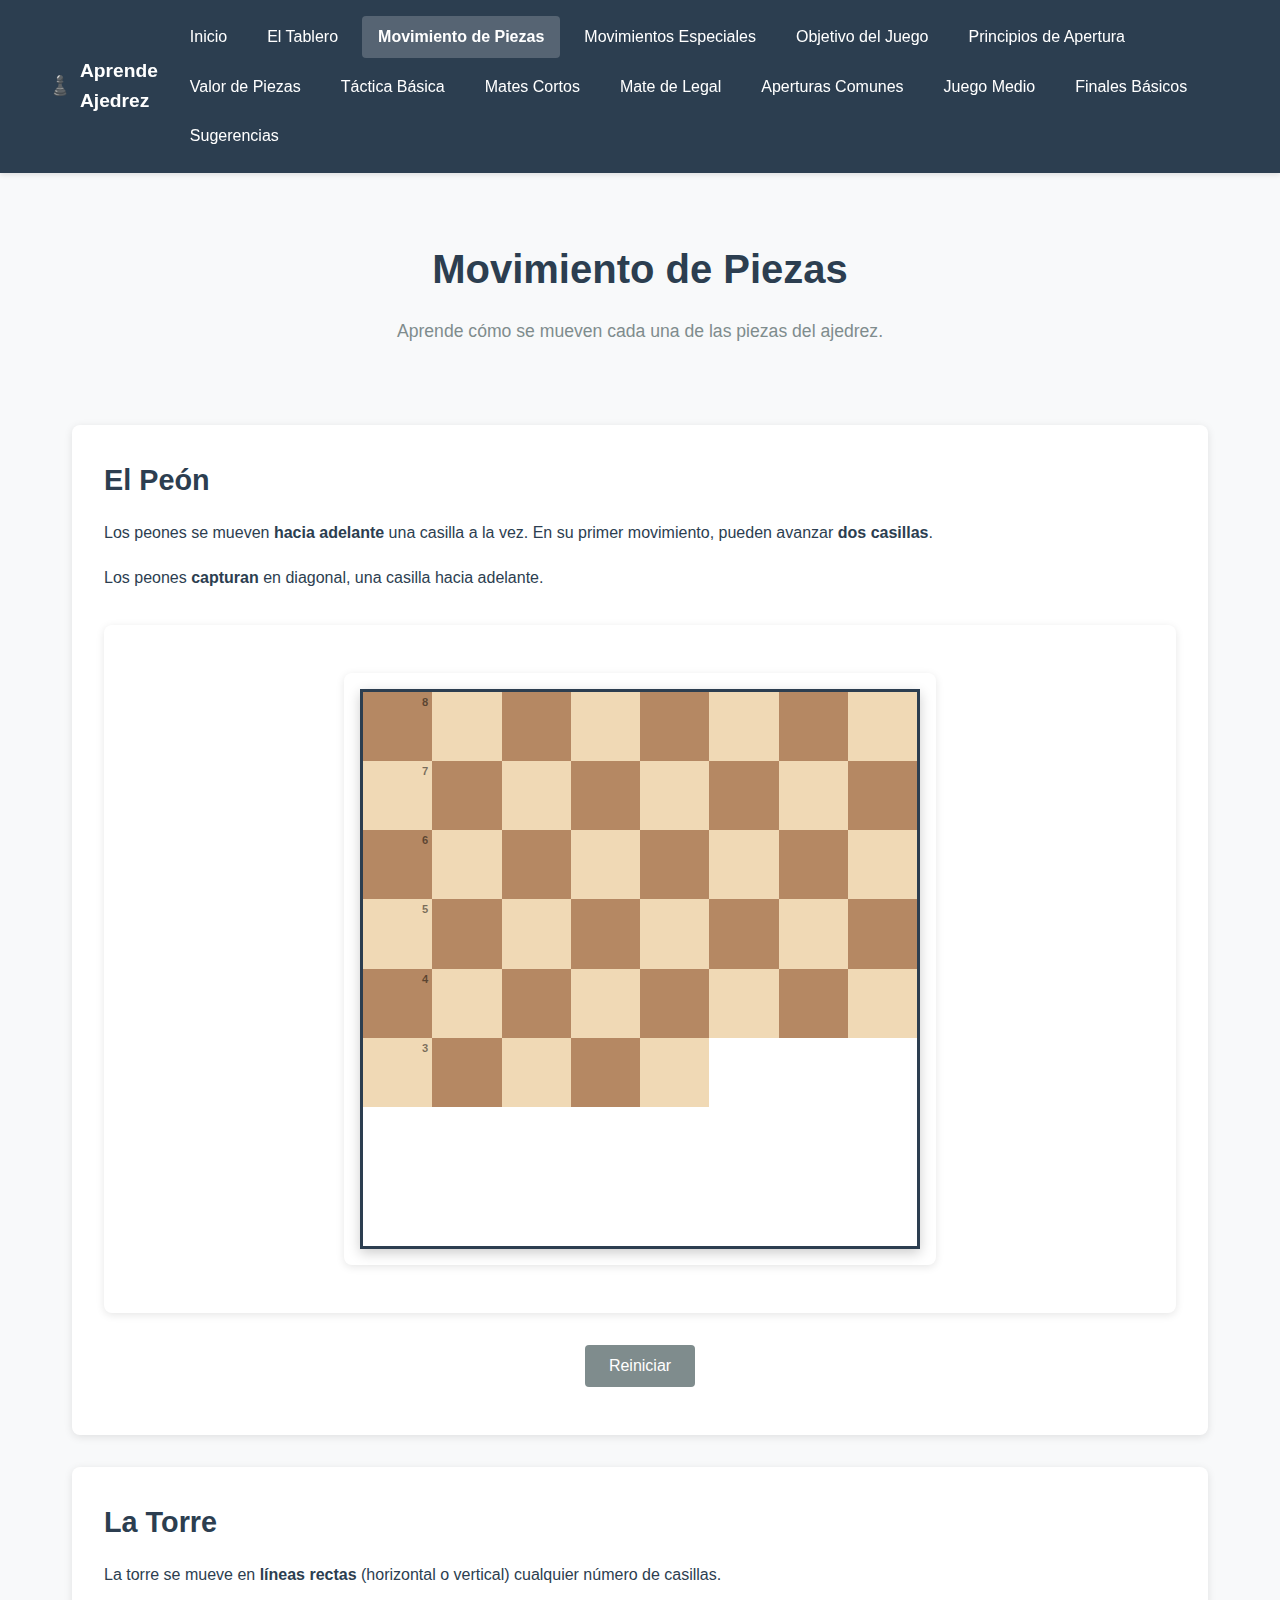
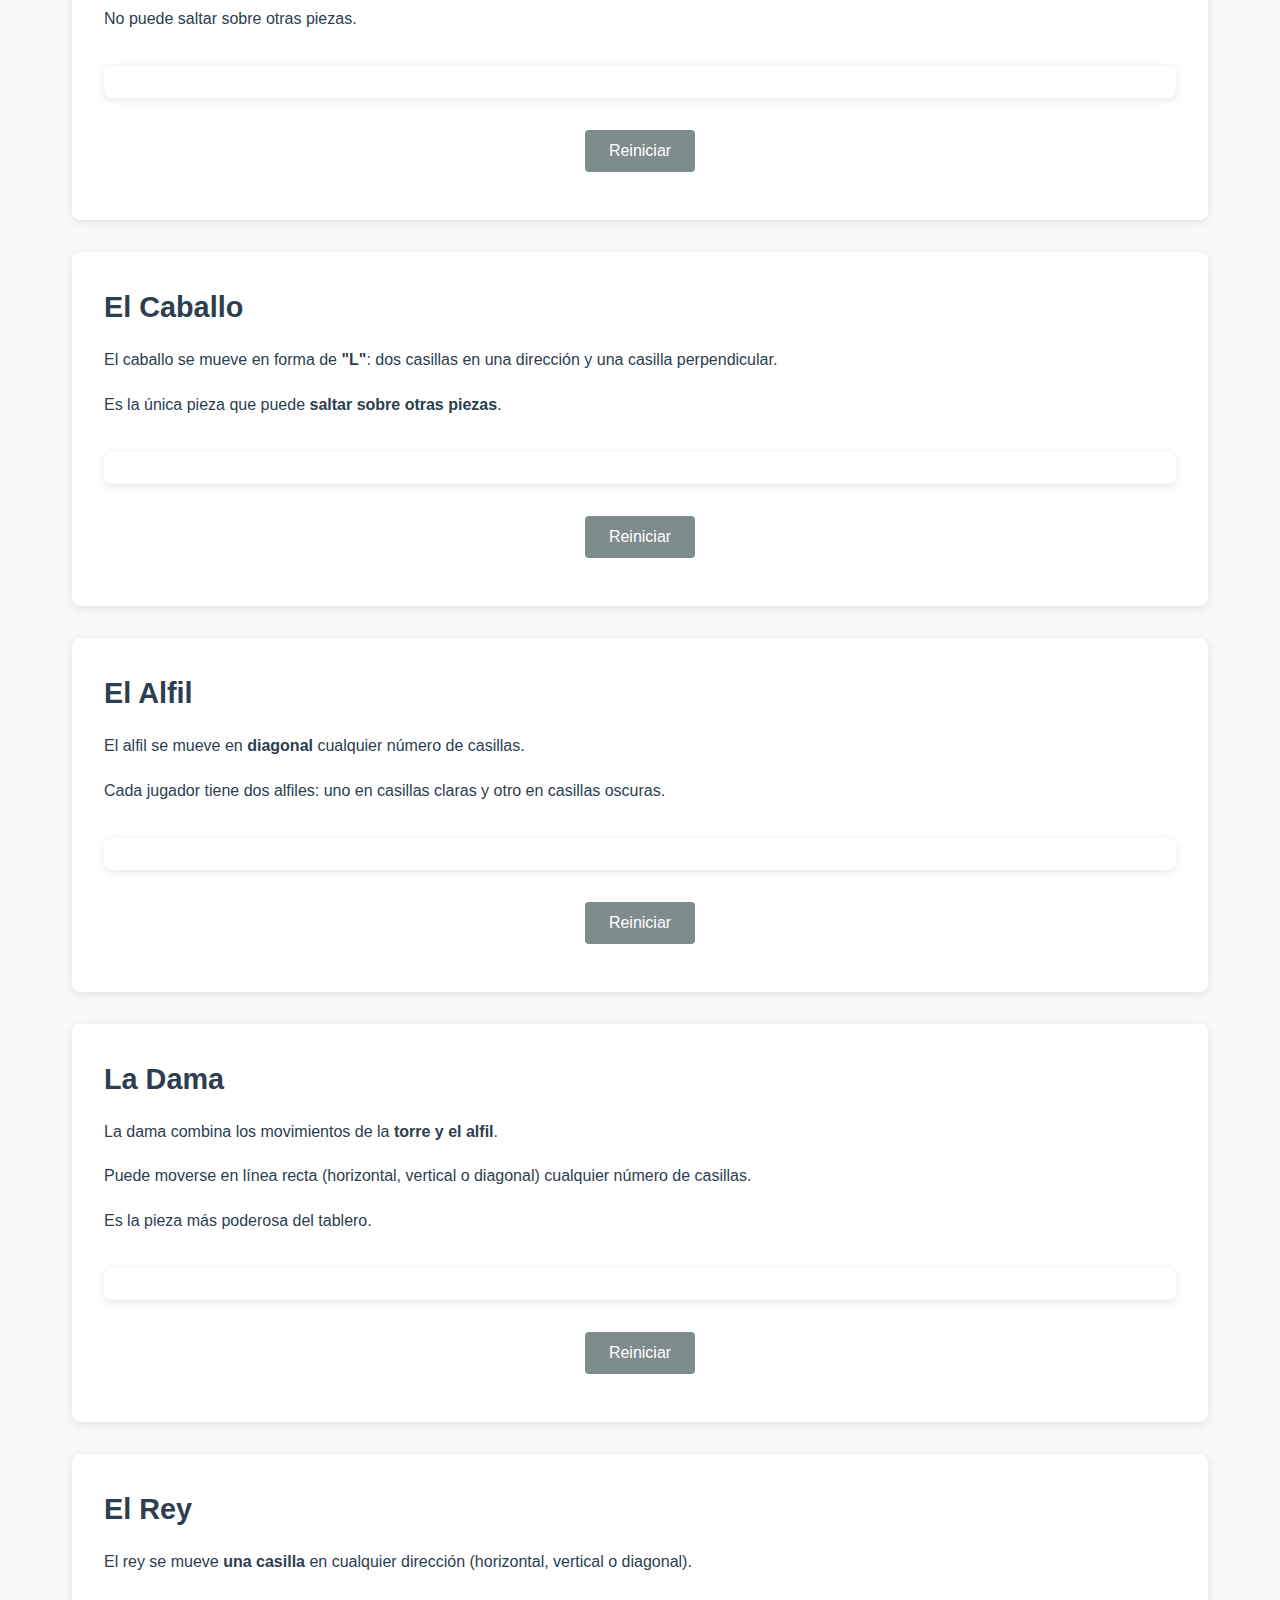
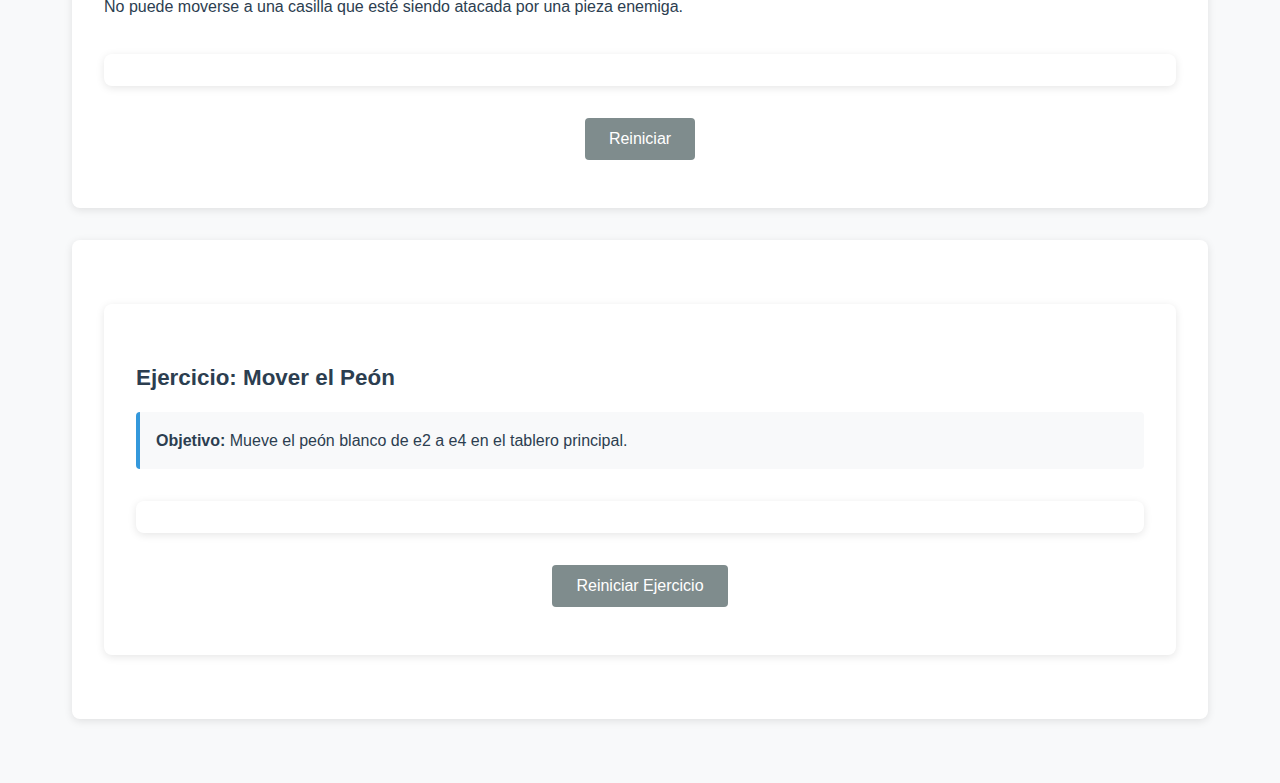
<file: movimiento-piezas.html>
<!DOCTYPE html>
<html lang="es">
<head>
    <meta charset="UTF-8">
    <meta name="viewport" content="width=device-width, initial-scale=1.0">
    <title>Movimiento de Piezas - Aprende Ajedrez</title>
    <link rel="stylesheet" href="css/styles.css">
</head>
<body>
    <a href="#main-content" class="skip-link">Saltar al contenido principal</a>
    <nav role="navigation" aria-label="Navegación principal">
        <ul></ul>
    </nav>

    <main id="main-content" class="container" role="main">
        <header class="page-header">
            <h1>Movimiento de Piezas</h1>
            <p>Aprende cómo se mueven cada una de las piezas del ajedrez.</p>
        </header>

        <div class="content-card">
            <h2>El Peón</h2>
            <p>Los peones se mueven <strong>hacia adelante</strong> una casilla a la vez. En su primer movimiento, pueden avanzar <strong>dos casillas</strong>.</p>
            <p>Los peones <strong>capturan</strong> en diagonal, una casilla hacia adelante.</p>
            <div class="chessboard-container">
                <div id="chessboard-pawn"></div>
            </div>
            <div class="board-controls">
                <button class="btn btn-secondary" onclick="window.boards.pawn?.loadFEN('8/8/8/8/8/4P3/8/8 w - - 0 1')">Reiniciar</button>
            </div>
        </div>

        <div class="content-card">
            <h2>La Torre</h2>
            <p>La torre se mueve en <strong>líneas rectas</strong> (horizontal o vertical) cualquier número de casillas.</p>
            <p>No puede saltar sobre otras piezas.</p>
            <div class="chessboard-container">
                <div id="chessboard-rook"></div>
            </div>
            <div class="board-controls">
                <button class="btn btn-secondary" onclick="window.boards.rook?.loadFEN('8/8/8/8/8/4R3/8/8 w - - 0 1')">Reiniciar</button>
            </div>
        </div>

        <div class="content-card">
            <h2>El Caballo</h2>
            <p>El caballo se mueve en forma de <strong>"L"</strong>: dos casillas en una dirección y una casilla perpendicular.</p>
            <p>Es la única pieza que puede <strong>saltar sobre otras piezas</strong>.</p>
            <div class="chessboard-container">
                <div id="chessboard-knight"></div>
            </div>
            <div class="board-controls">
                <button class="btn btn-secondary" onclick="window.boards.knight?.loadFEN('8/8/8/8/8/4N3/8/8 w - - 0 1')">Reiniciar</button>
            </div>
        </div>

        <div class="content-card">
            <h2>El Alfil</h2>
            <p>El alfil se mueve en <strong>diagonal</strong> cualquier número de casillas.</p>
            <p>Cada jugador tiene dos alfiles: uno en casillas claras y otro en casillas oscuras.</p>
            <div class="chessboard-container">
                <div id="chessboard-bishop"></div>
            </div>
            <div class="board-controls">
                <button class="btn btn-secondary" onclick="window.boards.bishop?.loadFEN('8/8/8/8/8/4B3/8/8 w - - 0 1')">Reiniciar</button>
            </div>
        </div>

        <div class="content-card">
            <h2>La Dama</h2>
            <p>La dama combina los movimientos de la <strong>torre y el alfil</strong>.</p>
            <p>Puede moverse en línea recta (horizontal, vertical o diagonal) cualquier número de casillas.</p>
            <p>Es la pieza más poderosa del tablero.</p>
            <div class="chessboard-container">
                <div id="chessboard-queen"></div>
            </div>
            <div class="board-controls">
                <button class="btn btn-secondary" onclick="window.boards.queen?.loadFEN('8/8/8/8/8/4Q3/8/8 w - - 0 1')">Reiniciar</button>
            </div>
        </div>

        <div class="content-card">
            <h2>El Rey</h2>
            <p>El rey se mueve <strong>una casilla</strong> en cualquier dirección (horizontal, vertical o diagonal).</p>
            <p>No puede moverse a una casilla que esté siendo atacada por una pieza enemiga.</p>
            <div class="chessboard-container">
                <div id="chessboard-king"></div>
            </div>
            <div class="board-controls">
                <button class="btn btn-secondary" onclick="window.boards.king?.loadFEN('8/8/8/8/8/4K3/8/8 w - - 0 1')">Reiniciar</button>
            </div>
        </div>

        <div class="content-card">
            <div class="exercise-panel">
                <h3>Ejercicio: Mover el Peón</h3>
                <div class="exercise-objective">
                    <strong>Objetivo:</strong> Mueve el peón blanco de e2 a e4 en el tablero principal.
                </div>
                <div class="chessboard-container">
                    <div id="chessboard-exercise"></div>
                </div>
                <div class="board-controls">
                    <button class="btn btn-secondary" onclick="resetExercise()">Reiniciar Ejercicio</button>
                    <button id="show-suggestion-btn" class="btn show-suggestion-btn" onclick="toggleSuggestion()" style="display: none;">Mostrar Sugerencia</button>
                </div>
                <div id="exercise-feedback" class="exercise-feedback"></div>
                <div id="exercise-explanation" style="display: none; margin-top: 1rem; padding: 1rem; background: #e7f3ff; border-radius: 4px;"></div>
            </div>
        </div>
    </main>

    <!-- Cargar sistema de ajedrez completo -->
    <script src="js/chess-loader.js"></script>
    <script src="js/navigation.js"></script>
    
    <script>
        // Esperar a que el sistema de ajedrez esté cargado
        window.addEventListener('chessSystemLoaded', function() {
            // Almacenar referencias a los tableros
            window.boards = {};

            // Tableros para demostración de cada pieza
            window.boards.pawn = new ChessBoard('chessboard-pawn', {
                initialPosition: '8/8/8/8/8/4P3/8/8 w - - 0 1',
                allowMoves: true,
                highlightValidMoves: true
            });

            window.boards.rook = new ChessBoard('chessboard-rook', {
                initialPosition: '8/8/8/8/8/4R3/8/8 w - - 0 1',
                allowMoves: true,
                highlightValidMoves: true
            });

            window.boards.knight = new ChessBoard('chessboard-knight', {
                initialPosition: '8/8/8/8/8/4N3/8/8 w - - 0 1',
                allowMoves: true,
                highlightValidMoves: true
            });

            window.boards.bishop = new ChessBoard('chessboard-bishop', {
                initialPosition: '8/8/8/8/8/4B3/8/8 w - - 0 1',
                allowMoves: true,
                highlightValidMoves: true
            });

            window.boards.queen = new ChessBoard('chessboard-queen', {
                initialPosition: '8/8/8/8/8/4Q3/8/8 w - - 0 1',
                allowMoves: true,
                highlightValidMoves: true
            });

            window.boards.king = new ChessBoard('chessboard-king', {
                initialPosition: '8/8/8/8/8/4K3/8/8 w - - 0 1',
                allowMoves: true,
                highlightValidMoves: true
            });

            // Tablero para ejercicio
            const exercises = {
                movimientoPiezas: [
                    {
                        id: 'peon-1',
                        objective: 'Mueve el peón blanco de e2 a e4',
                        fen: 'rnbqkbnr/pppppppp/8/8/8/8/PPPPPPPP/RNBQKBNR w KQkq - 0 1',
                        solution: 'e2e4',
                        hints: ['El peón puede avanzar dos casillas en su primer movimiento', 'Mueve de e2 a e4'],
                        explanation: '¡Correcto! Los peones pueden avanzar dos casillas en su primer movimiento.'
                    }
                ]
            };

            window.boards.exercise = new ChessBoard('chessboard-exercise', {
                initialPosition: 'rnbqkbnr/pppppppp/8/8/8/8/PPPPPPPP/RNBQKBNR w KQkq - 0 1',
                allowMoves: true,
                highlightValidMoves: true
            });

            const exerciseManager = new ExerciseManager();
            exerciseManager.registerExercises(exercises);
            exerciseManager.registerBoard('chessboard-exercise', window.boards.exercise);
            exerciseManager.setExerciseBoard('chessboard-exercise');
            exerciseManager.loadExercise('peon-1');

            // Funciones globales
            window.resetExercise = function() {
                exerciseManager.resetExercise();
            };

            window.toggleSuggestion = function() {
                const isShowing = exerciseManager.toggleSuggestions();
                const btn = document.getElementById('show-suggestion-btn');
                if (btn) {
                    btn.textContent = isShowing ? 'Ocultar Sugerencia' : 'Mostrar Sugerencia';
                }
            };

            // Renderizar todos los tableros
            Object.values(window.boards).forEach(board => {
                if (board && typeof board.render === 'function') {
                    board.render();
                }
            });
        });
    </script>
    <script>
        (function(){if(!window.chatbase||window.chatbase("getState")!=="initialized"){window.chatbase=(...arguments)=>{if(!window.chatbase.q){window.chatbase.q=[]}window.chatbase.q.push(arguments)};window.chatbase=new Proxy(window.chatbase,{get(target,prop){if(prop==="q"){return target.q}return(...args)=>target(prop,...args)}})}const onLoad=function(){const script=document.createElement("script");script.src="https://www.chatbase.co/embed.min.js";script.id="oMWT4vhEPAcD7wO6AZRBe";script.domain="www.chatbase.co";document.body.appendChild(script)};if(document.readyState==="complete"){onLoad()}else{window.addEventListener("load",onLoad)}})();
    </script>
</body>
</html>
</file>
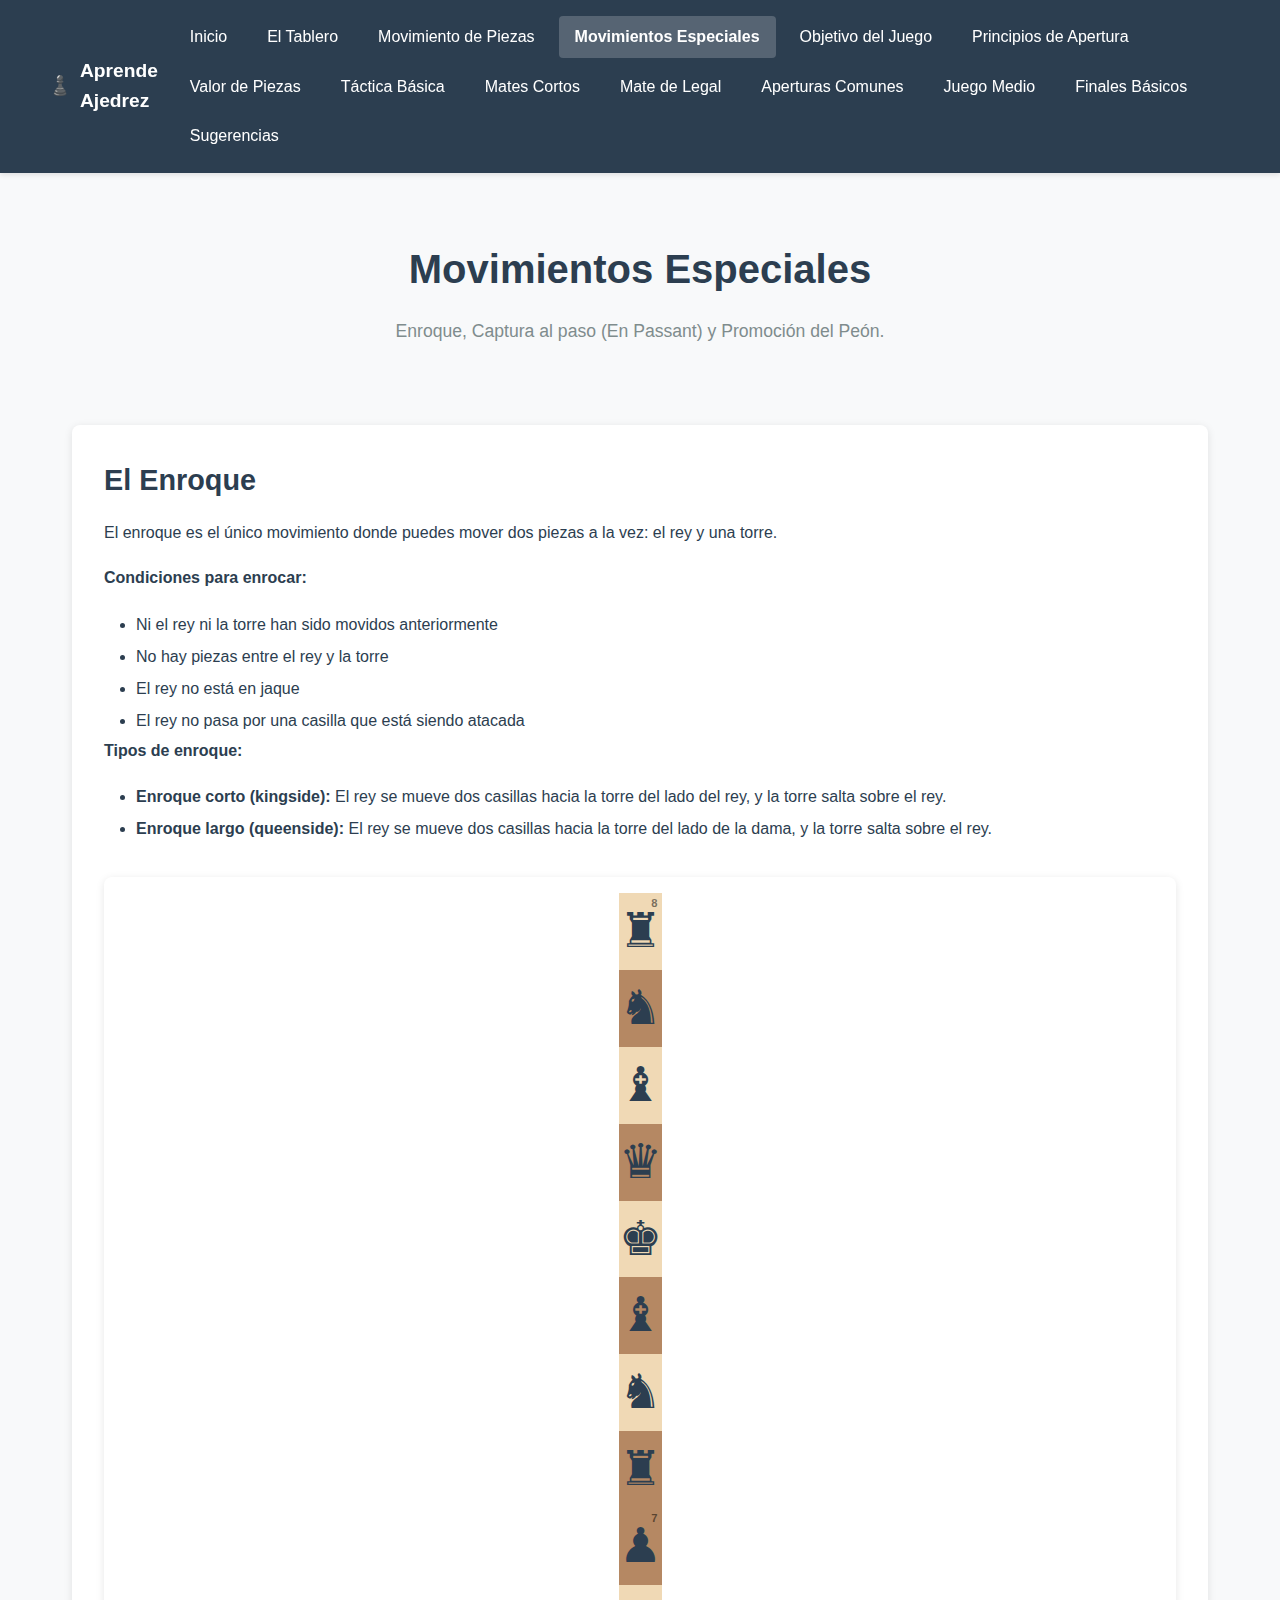
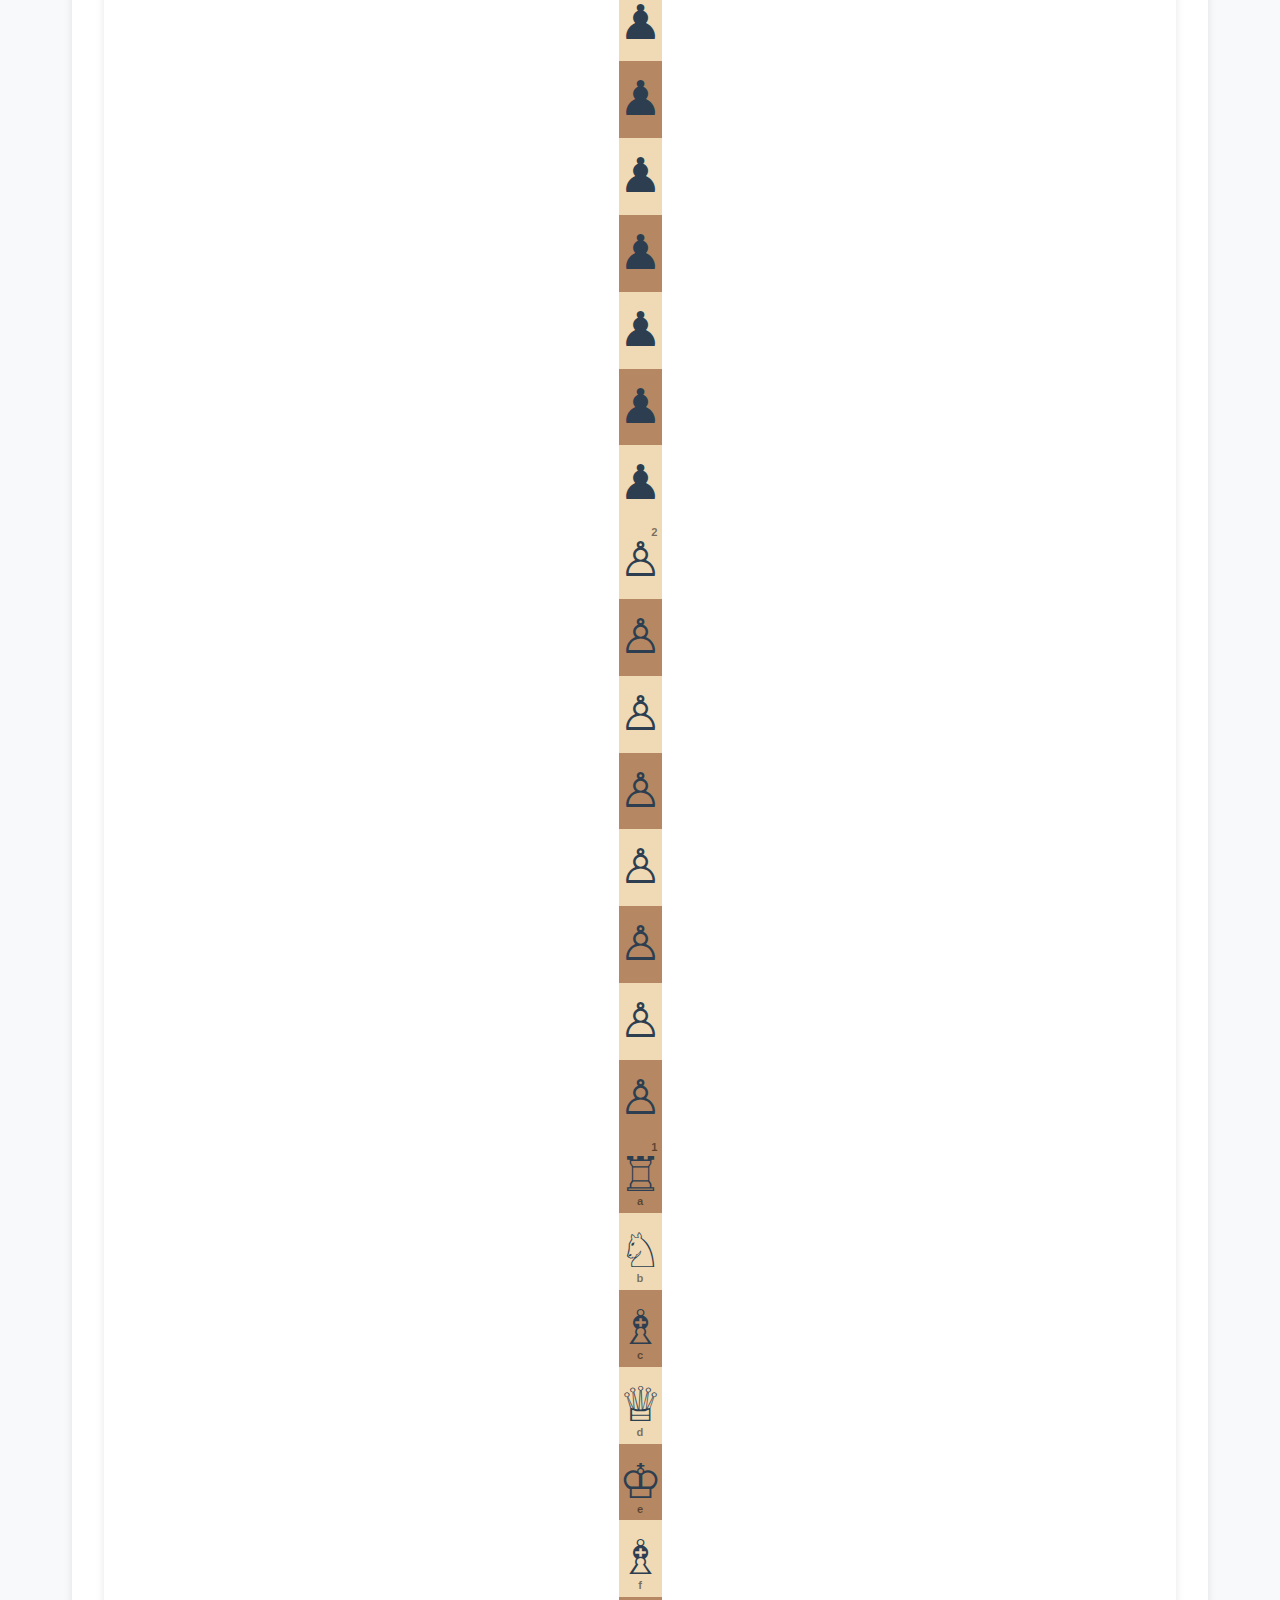
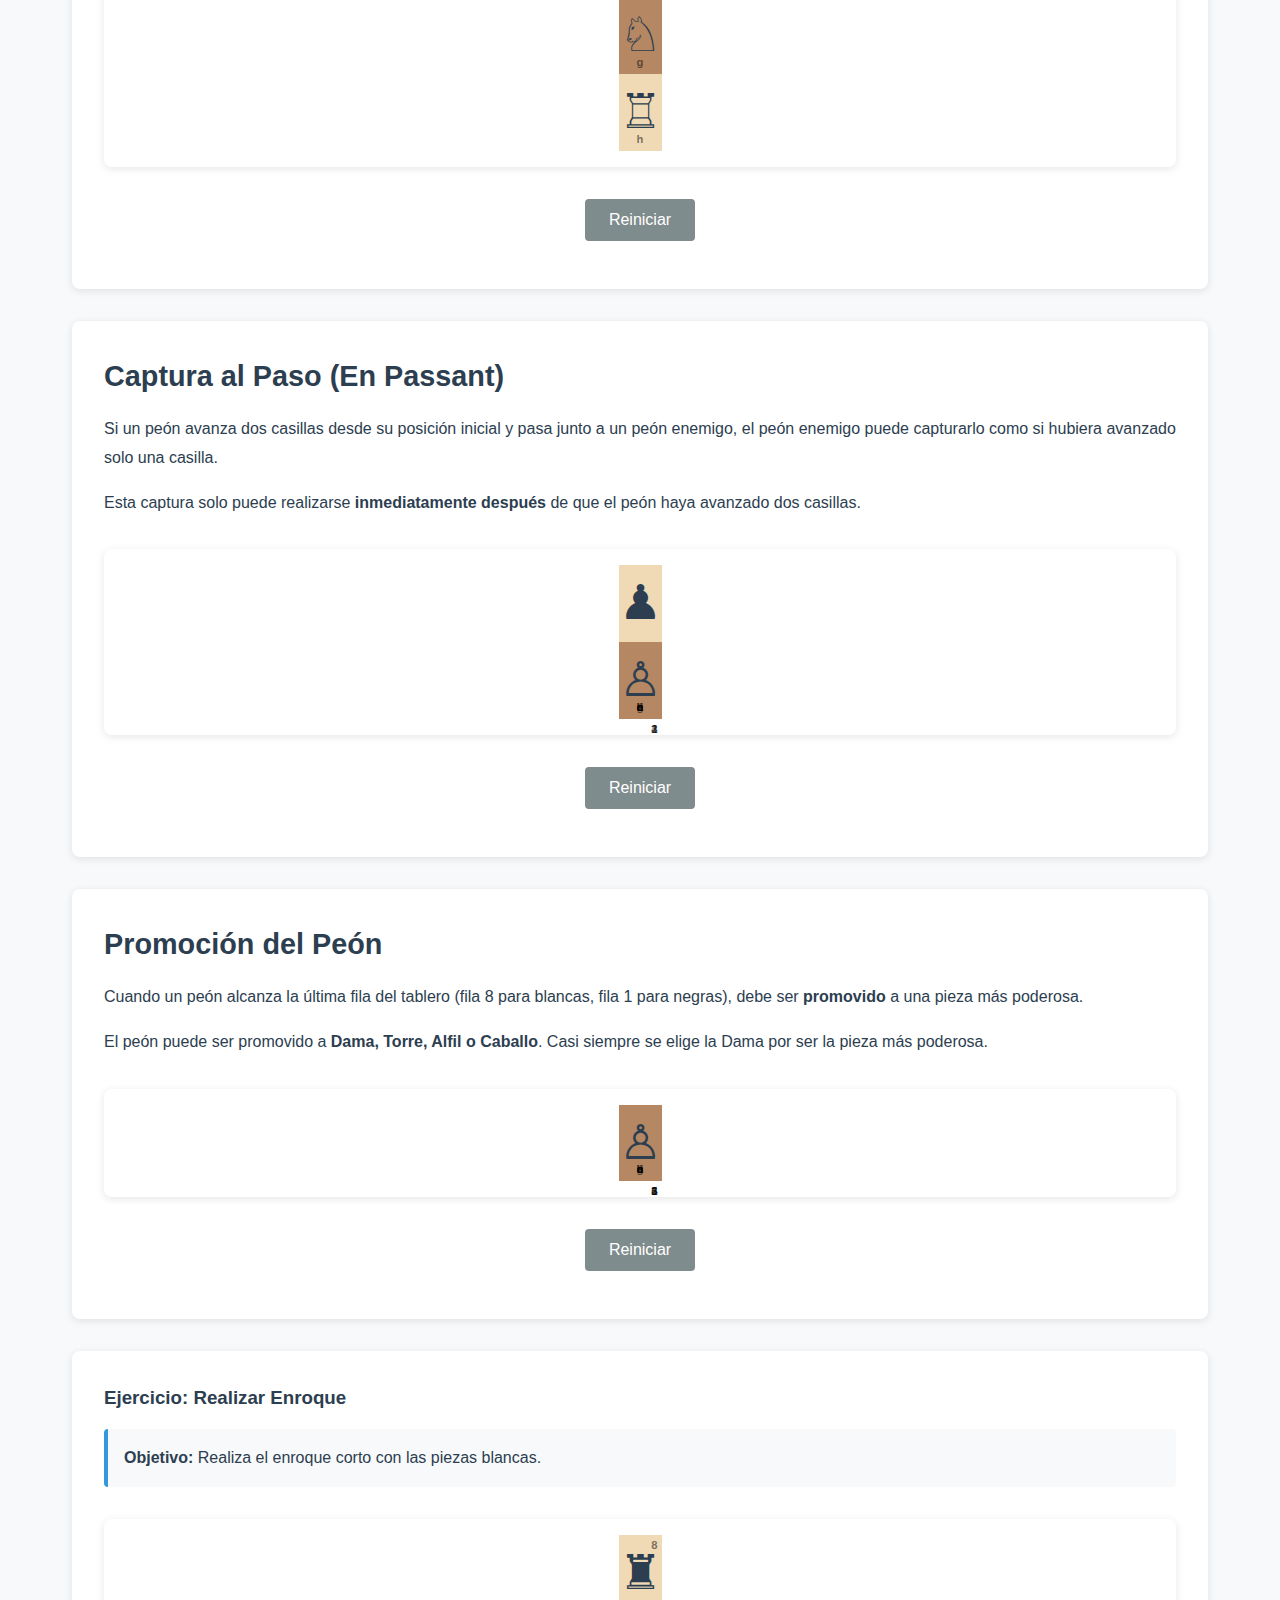
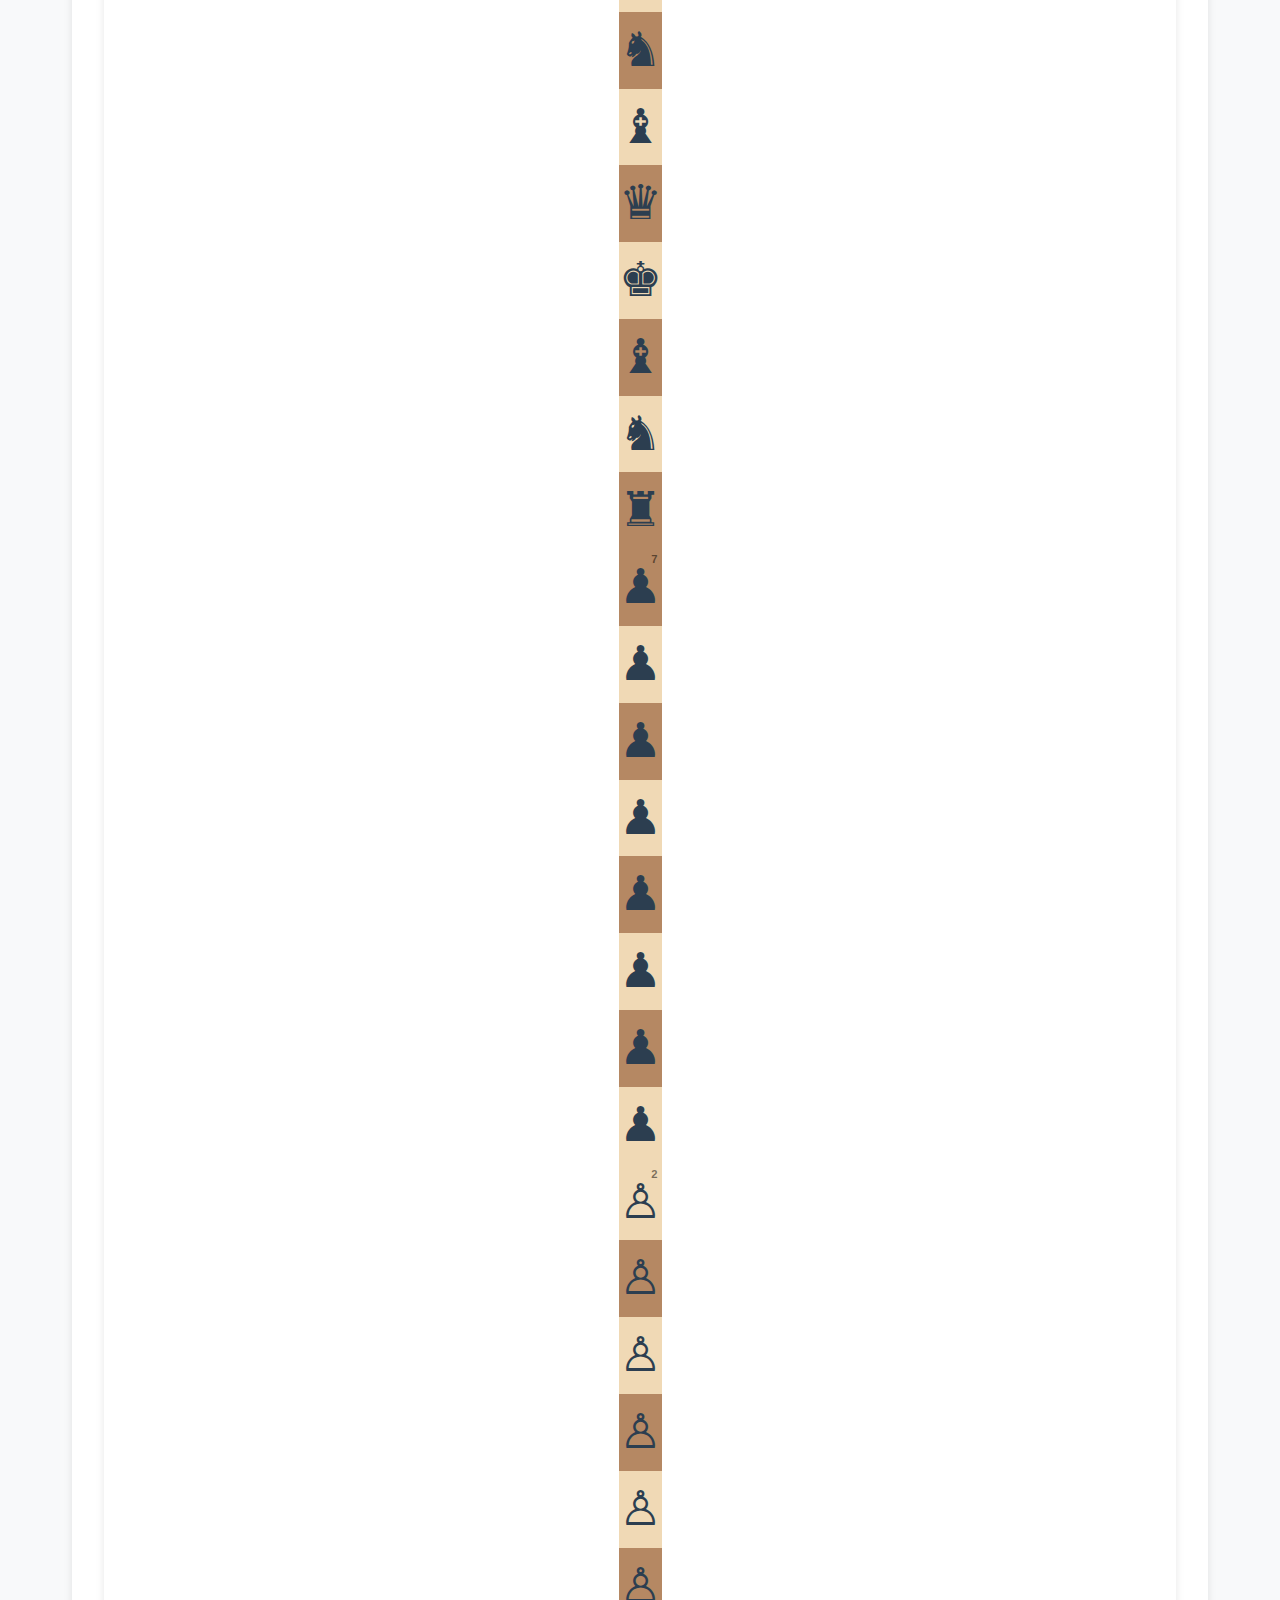
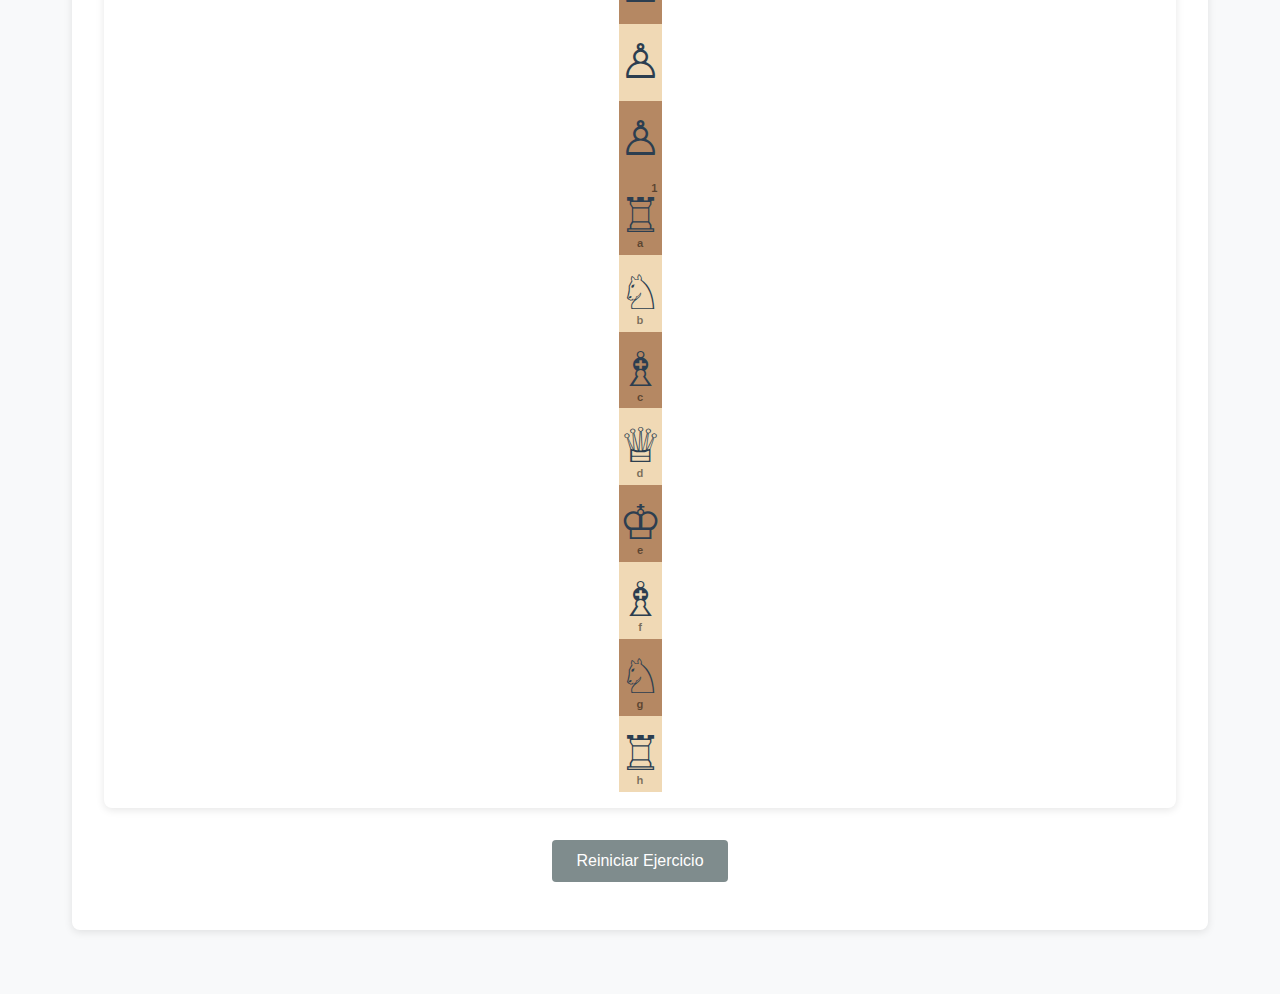
<file: movimientos-especiales.html>
<!DOCTYPE html>
<html lang="es">
<head>
    <meta charset="UTF-8">
    <meta name="viewport" content="width=device-width, initial-scale=1.0">
    <title>Movimientos Especiales - Aprende Ajedrez</title>
    <link rel="stylesheet" href="css/styles.css">
</head>
<body>
    <nav>
        <ul></ul>
    </nav>

    <div class="container">
        <header class="page-header">
            <h1>Movimientos Especiales</h1>
            <p>Enroque, Captura al paso (En Passant) y Promoción del Peón.</p>
        </header>

        <div class="content-card">
            <h2>El Enroque</h2>
            <p>El enroque es el único movimiento donde puedes mover dos piezas a la vez: el rey y una torre.</p>
            <p><strong>Condiciones para enrocar:</strong></p>
            <ul style="padding-left: 2rem; line-height: 2;">
                <li>Ni el rey ni la torre han sido movidos anteriormente</li>
                <li>No hay piezas entre el rey y la torre</li>
                <li>El rey no está en jaque</li>
                <li>El rey no pasa por una casilla que está siendo atacada</li>
            </ul>
            <p><strong>Tipos de enroque:</strong></p>
            <ul style="padding-left: 2rem; line-height: 2;">
                <li><strong>Enroque corto (kingside):</strong> El rey se mueve dos casillas hacia la torre del lado del rey, y la torre salta sobre el rey.</li>
                <li><strong>Enroque largo (queenside):</strong> El rey se mueve dos casillas hacia la torre del lado de la dama, y la torre salta sobre el rey.</li>
            </ul>
            <div class="chessboard-container">
                <div id="chessboard-castle"></div>
            </div>
            <div class="board-controls">
                <button class="btn btn-secondary" onclick="boardCastle.reset()">Reiniciar</button>
            </div>
        </div>

        <div class="content-card">
            <h2>Captura al Paso (En Passant)</h2>
            <p>Si un peón avanza dos casillas desde su posición inicial y pasa junto a un peón enemigo, el peón enemigo puede capturarlo como si hubiera avanzado solo una casilla.</p>
            <p>Esta captura solo puede realizarse <strong>inmediatamente después</strong> de que el peón haya avanzado dos casillas.</p>
            <div class="chessboard-container">
                <div id="chessboard-enpassant"></div>
            </div>
            <div class="board-controls">
                <button class="btn btn-secondary" onclick="boardEnPassant.reset()">Reiniciar</button>
            </div>
        </div>

        <div class="content-card">
            <h2>Promoción del Peón</h2>
            <p>Cuando un peón alcanza la última fila del tablero (fila 8 para blancas, fila 1 para negras), debe ser <strong>promovido</strong> a una pieza más poderosa.</p>
            <p>El peón puede ser promovido a <strong>Dama, Torre, Alfil o Caballo</strong>. Casi siempre se elige la Dama por ser la pieza más poderosa.</p>
            <div class="chessboard-container">
                <div id="chessboard-promotion"></div>
            </div>
            <div class="board-controls">
                <button class="btn btn-secondary" onclick="boardPromotion.reset()">Reiniciar</button>
            </div>
        </div>

        <div class="exercise-panel">
            <h3>Ejercicio: Realizar Enroque</h3>
            <div class="exercise-objective">
                <strong>Objetivo:</strong> Realiza el enroque corto con las piezas blancas.
            </div>
            <div class="chessboard-container">
                <div id="chessboard-exercise"></div>
            </div>
            <div class="board-controls">
                <button class="btn btn-secondary" onclick="boardExercise.reset()">Reiniciar Ejercicio</button>
            </div>
            <div id="exercise-feedback" class="exercise-feedback"></div>
        </div>
    </div>

    <script src="js/navigation.js"></script>
    <script src="js/chess-engine.js"></script>
    <script src="js/chessboard.js"></script>
    <script>
        const engineCastle = new ChessEngine();
        const boardCastle = new ChessBoard('chessboard-castle', engineCastle);
        boardCastle.render();

        const engineEnPassant = new ChessEngine();
        engineEnPassant.loadFEN('8/8/8/3pP3/8/8/8/8 w - d6 0 1');
        const boardEnPassant = new ChessBoard('chessboard-enpassant', engineEnPassant);
        boardEnPassant.render();

        const enginePromotion = new ChessEngine();
        enginePromotion.loadFEN('8/4P3/8/8/8/8/8/8 w - - 0 1');
        const boardPromotion = new ChessBoard('chessboard-promotion', enginePromotion);
        boardPromotion.render();

        const engineExercise = new ChessEngine();
        const boardExercise = new ChessBoard('chessboard-exercise', engineExercise);
        boardExercise.render();
        
        boardExercise.onMoveCallback = () => {
            const lastMove = engineExercise.moveHistory[engineExercise.moveHistory.length - 1];
            if (!lastMove) return;
            
            const feedback = document.getElementById('exercise-feedback');
            // Verificar si se realizó enroque (movimiento del rey de e1 a g1)
            const move = lastMove.notation;
            if (move.includes('e1g1') || move.includes('O-O')) {
                if (feedback) {
                    feedback.classList.add('show', 'success');
                    feedback.classList.remove('error');
                    feedback.textContent = '¡Correcto! Has realizado el enroque corto correctamente.';
                }
            } else {
                if (feedback) {
                    feedback.classList.add('show', 'error');
                    feedback.classList.remove('success');
                    feedback.textContent = 'Intenta realizar el enroque corto moviendo el rey hacia la torre del lado del rey.';
                }
            }
        };
    </script>
    <script>
        (function(){if(!window.chatbase||window.chatbase("getState")!=="initialized"){window.chatbase=(...arguments)=>{if(!window.chatbase.q){window.chatbase.q=[]}window.chatbase.q.push(arguments)};window.chatbase=new Proxy(window.chatbase,{get(target,prop){if(prop==="q"){return target.q}return(...args)=>target(prop,...args)}})}const onLoad=function(){const script=document.createElement("script");script.src="https://www.chatbase.co/embed.min.js";script.id="oMWT4vhEPAcD7wO6AZRBe";script.domain="www.chatbase.co";document.body.appendChild(script)};if(document.readyState==="complete"){onLoad()}else{window.addEventListener("load",onLoad)}})();
    </script>
</body>
</html>
</file>
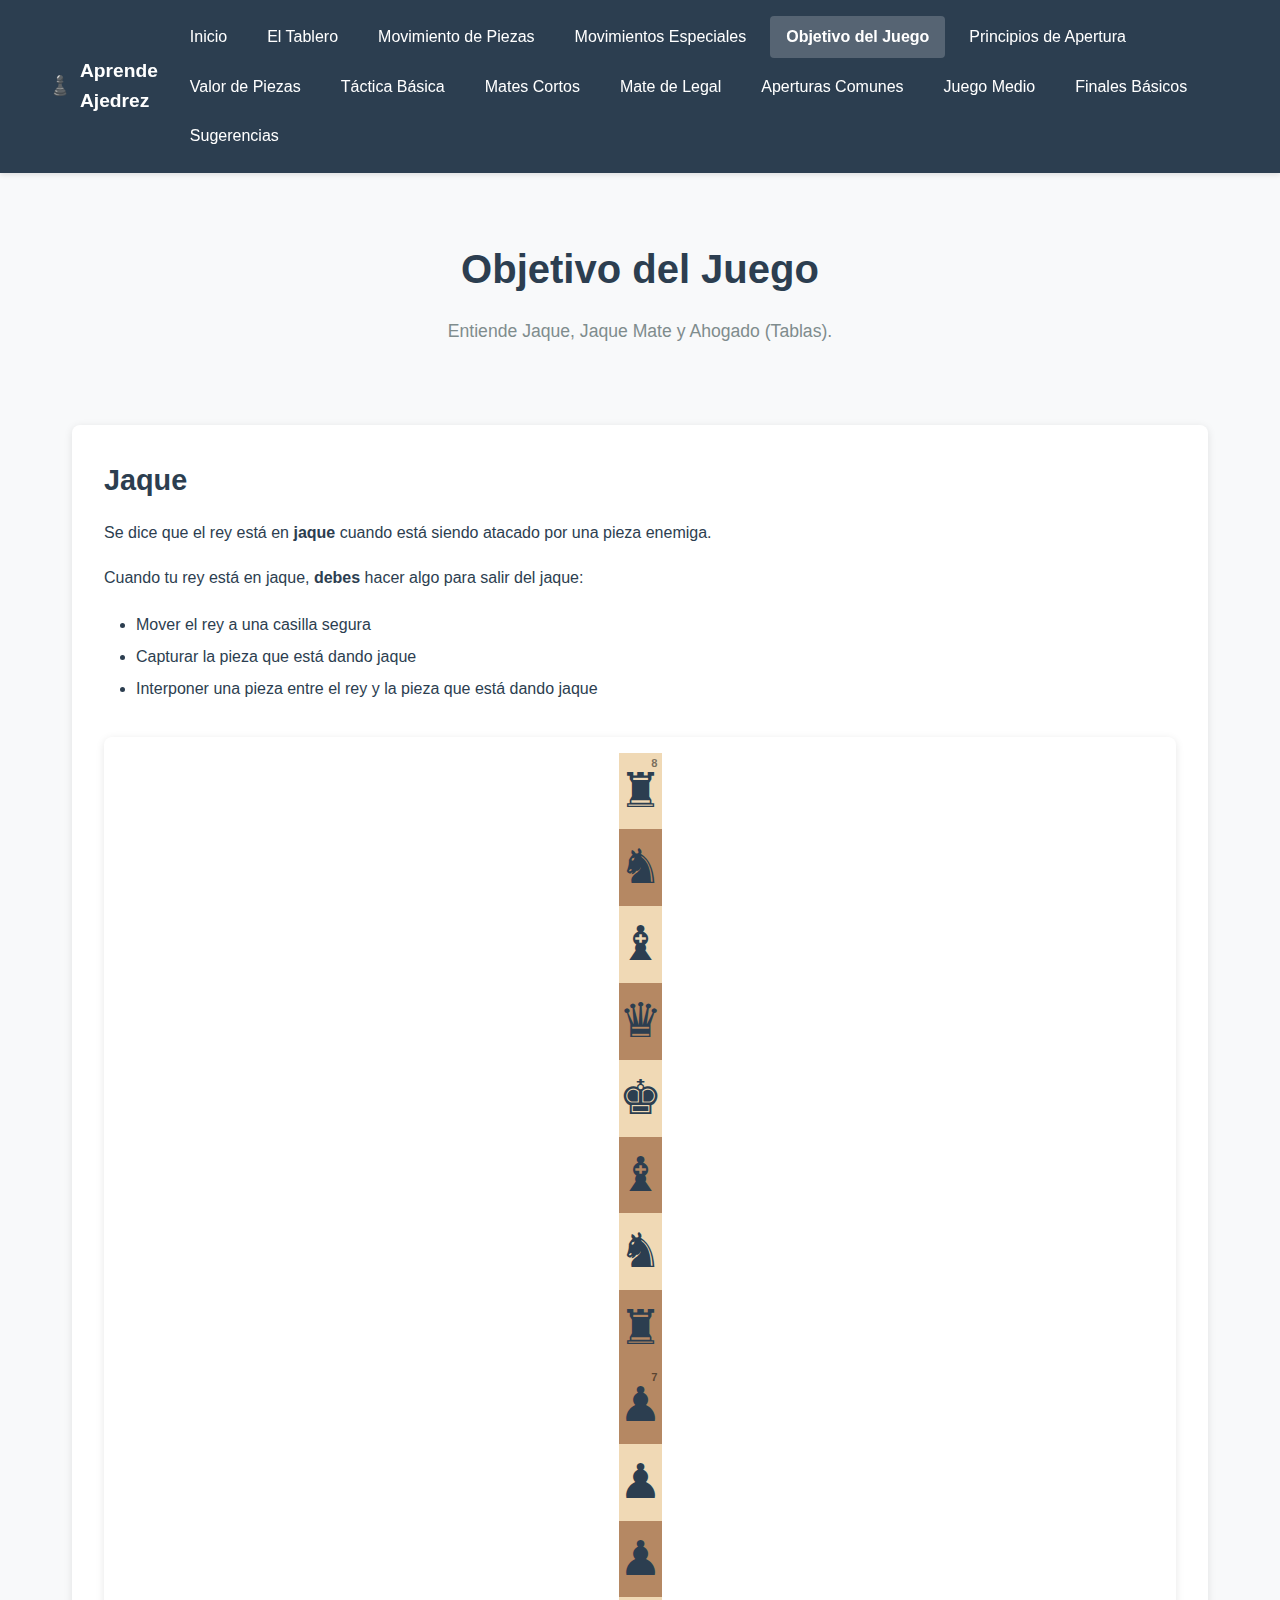
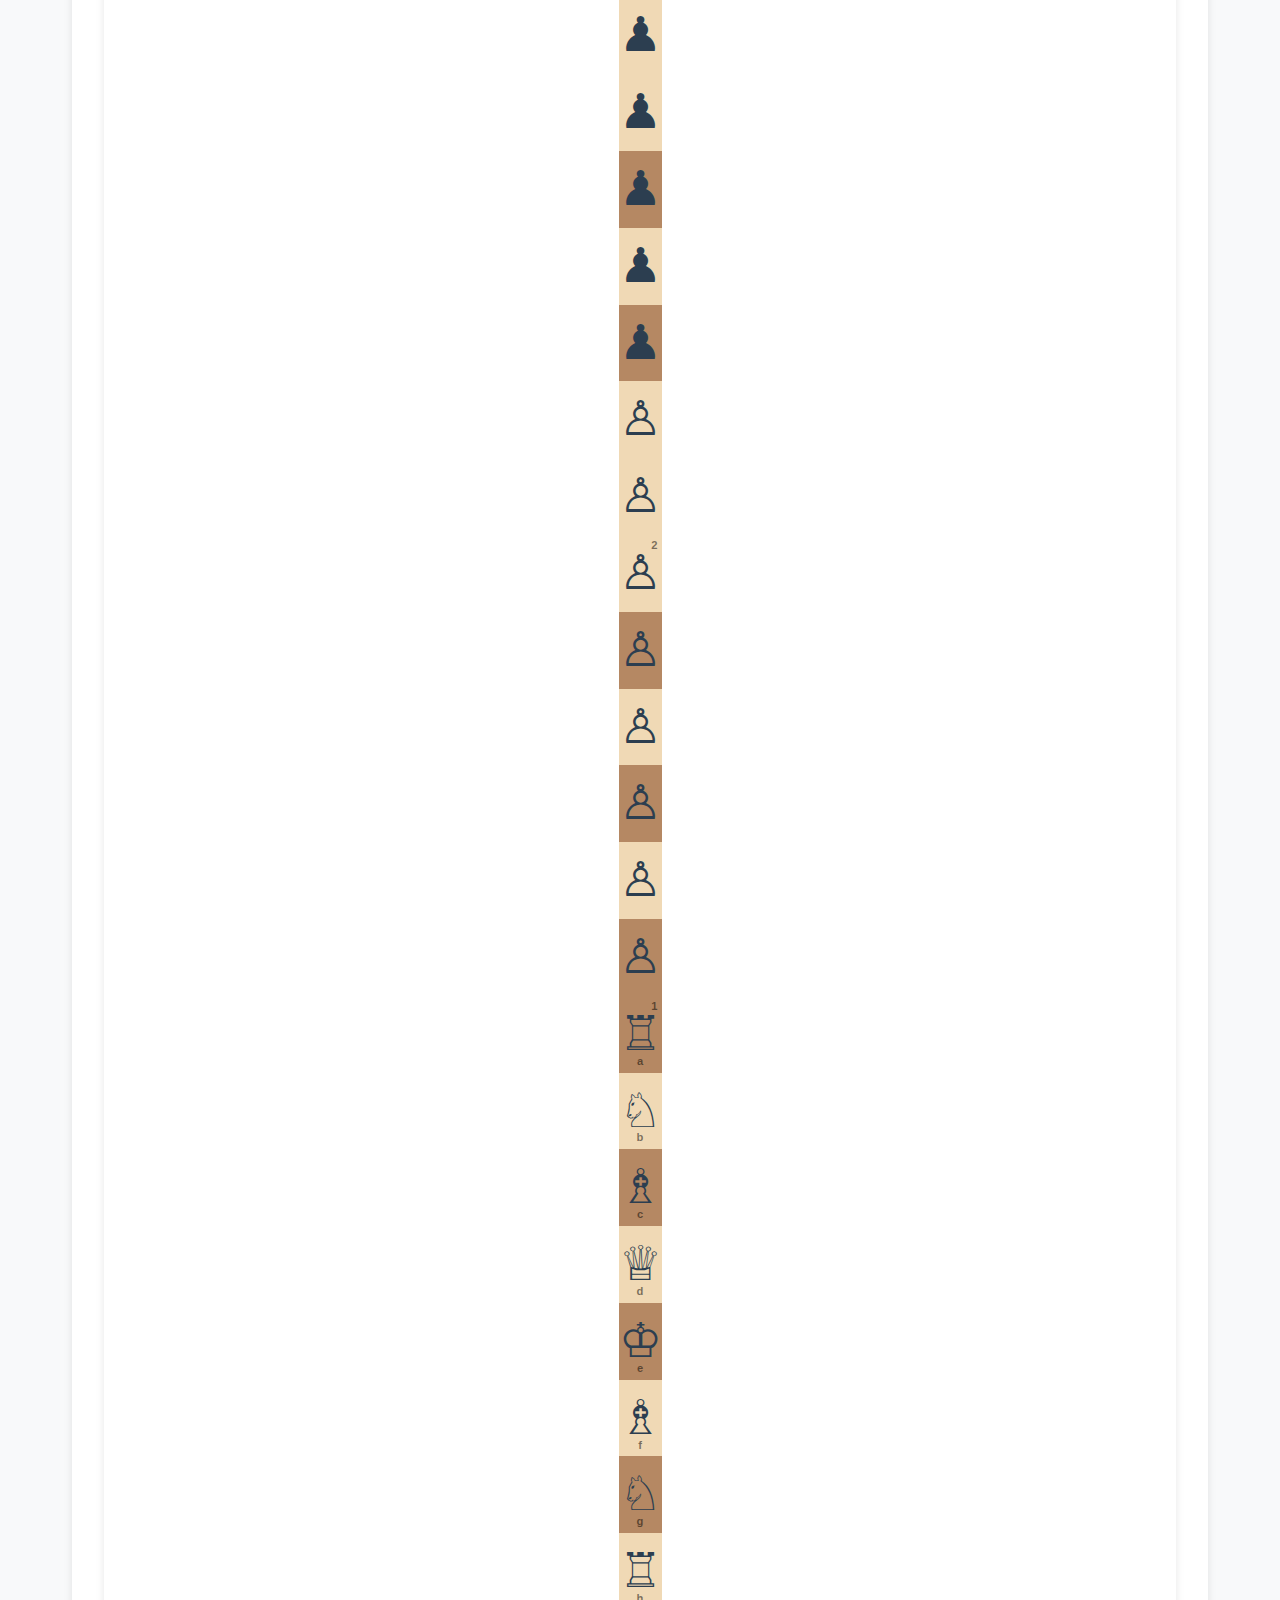
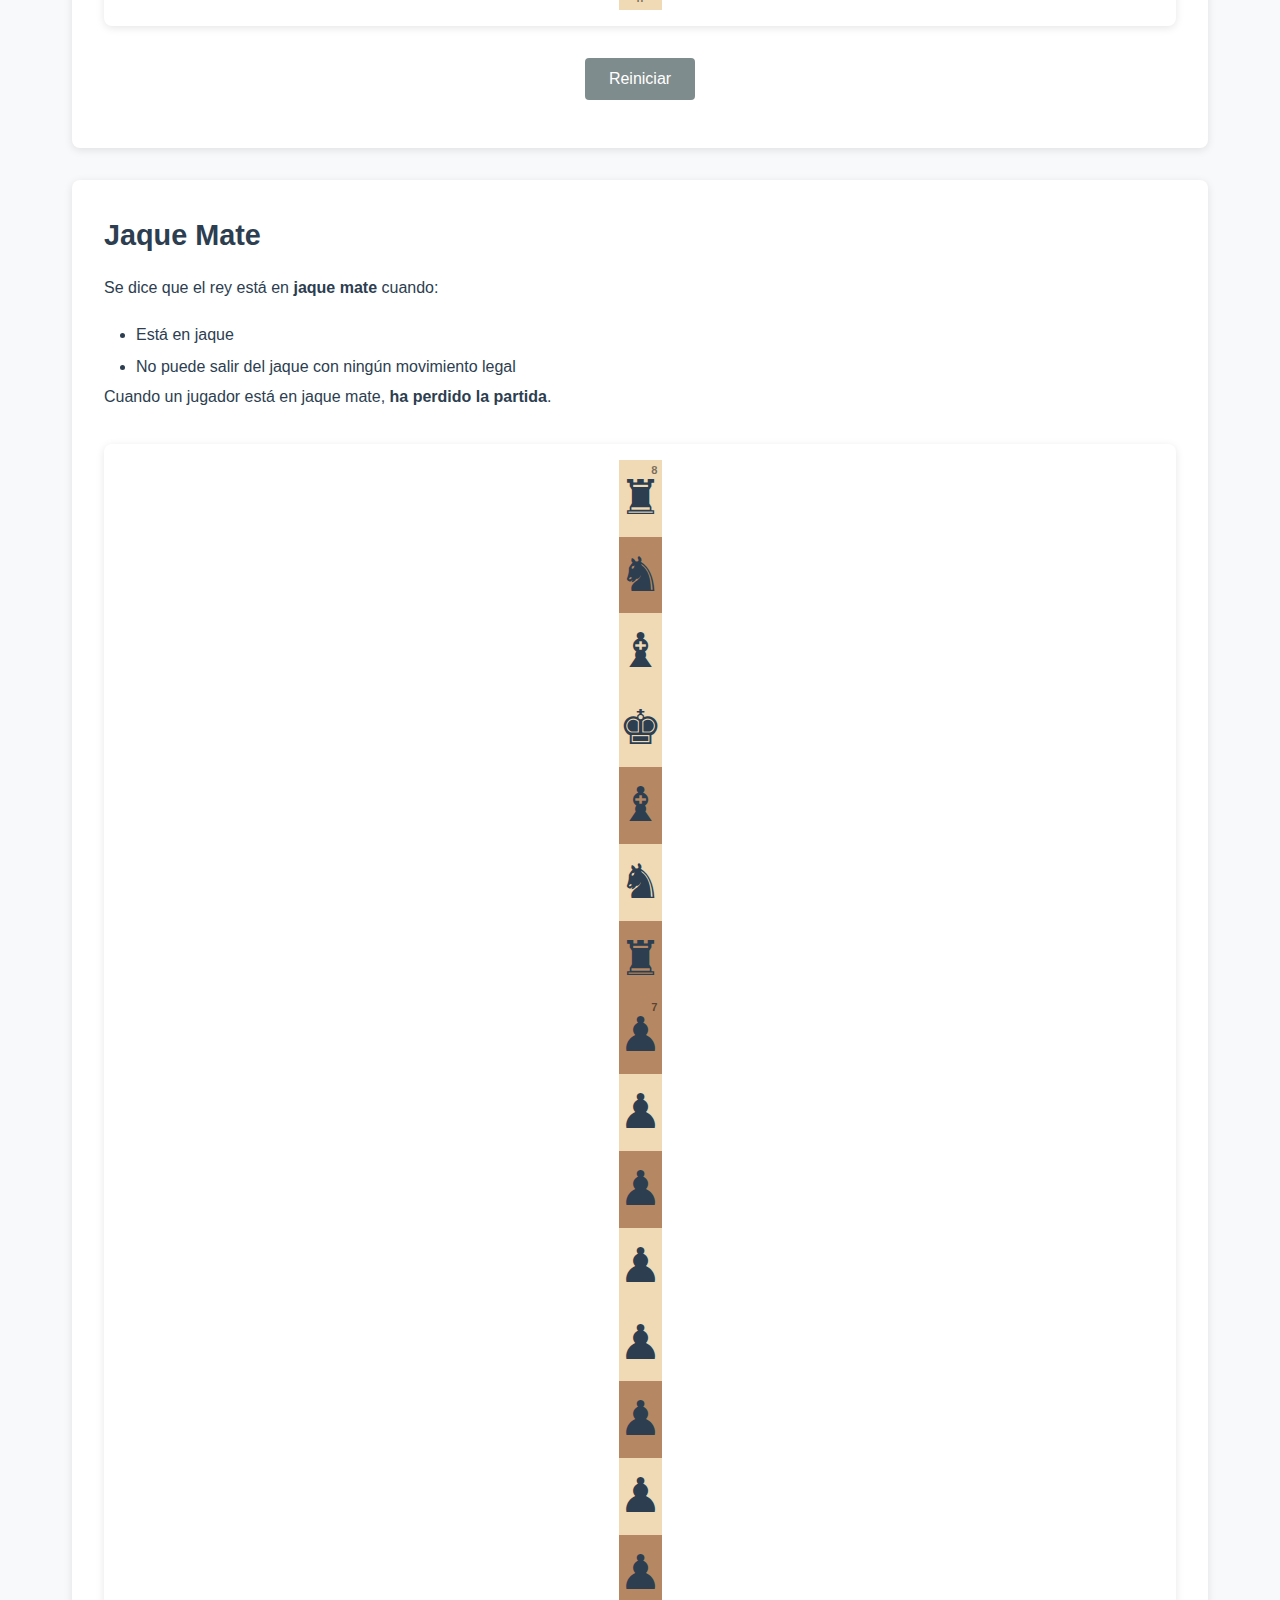
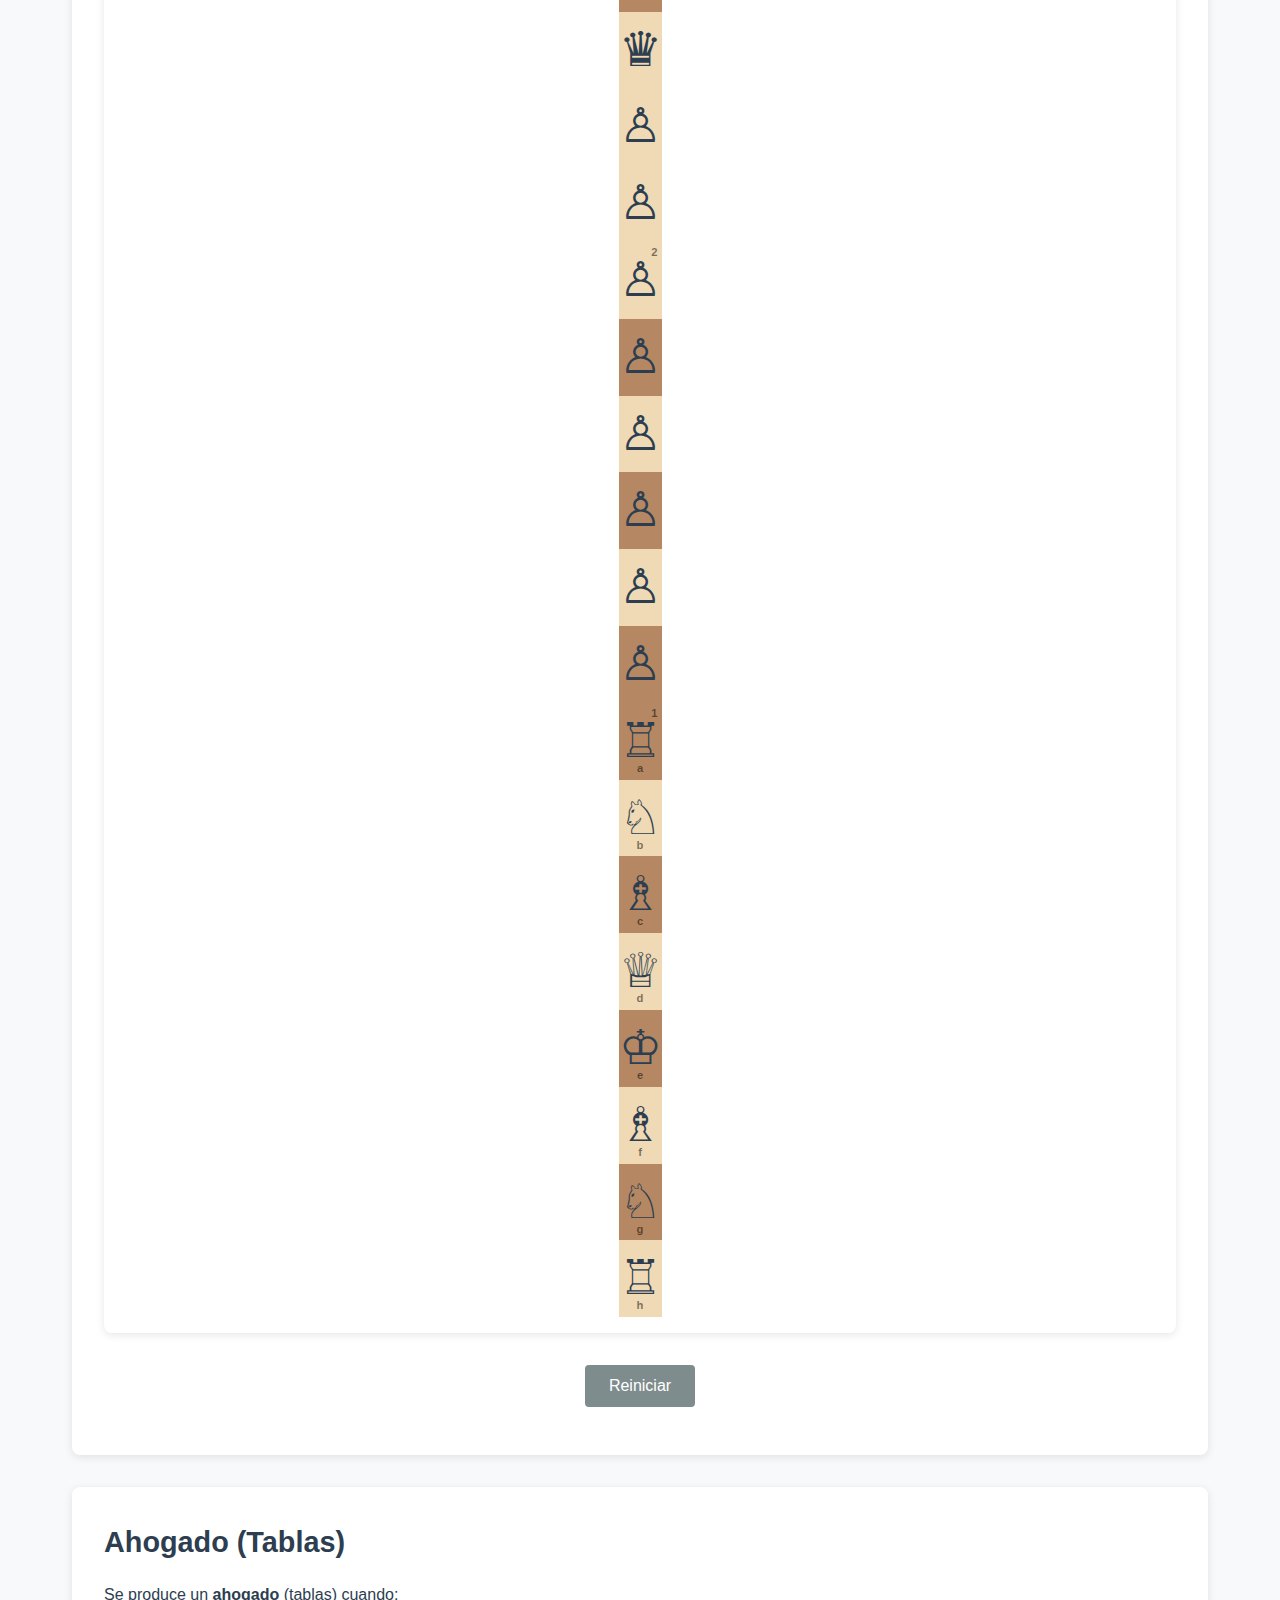
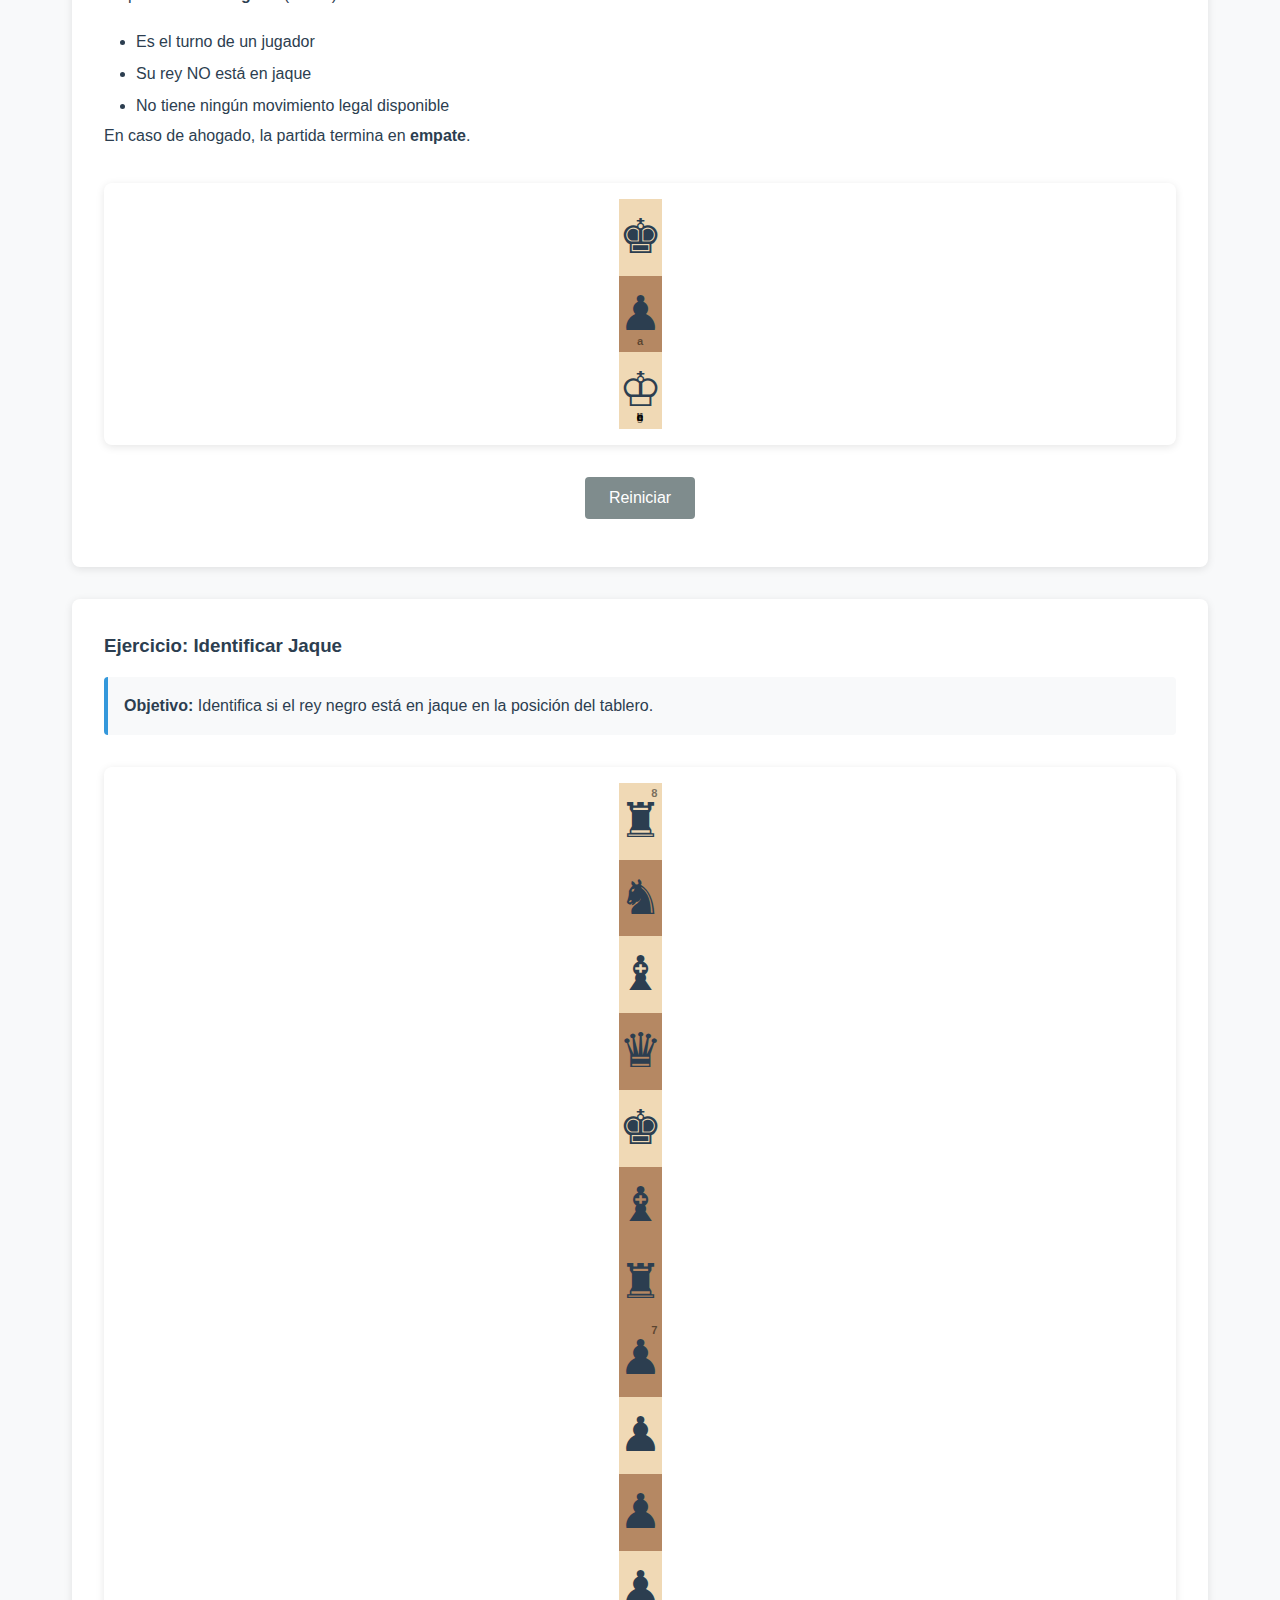
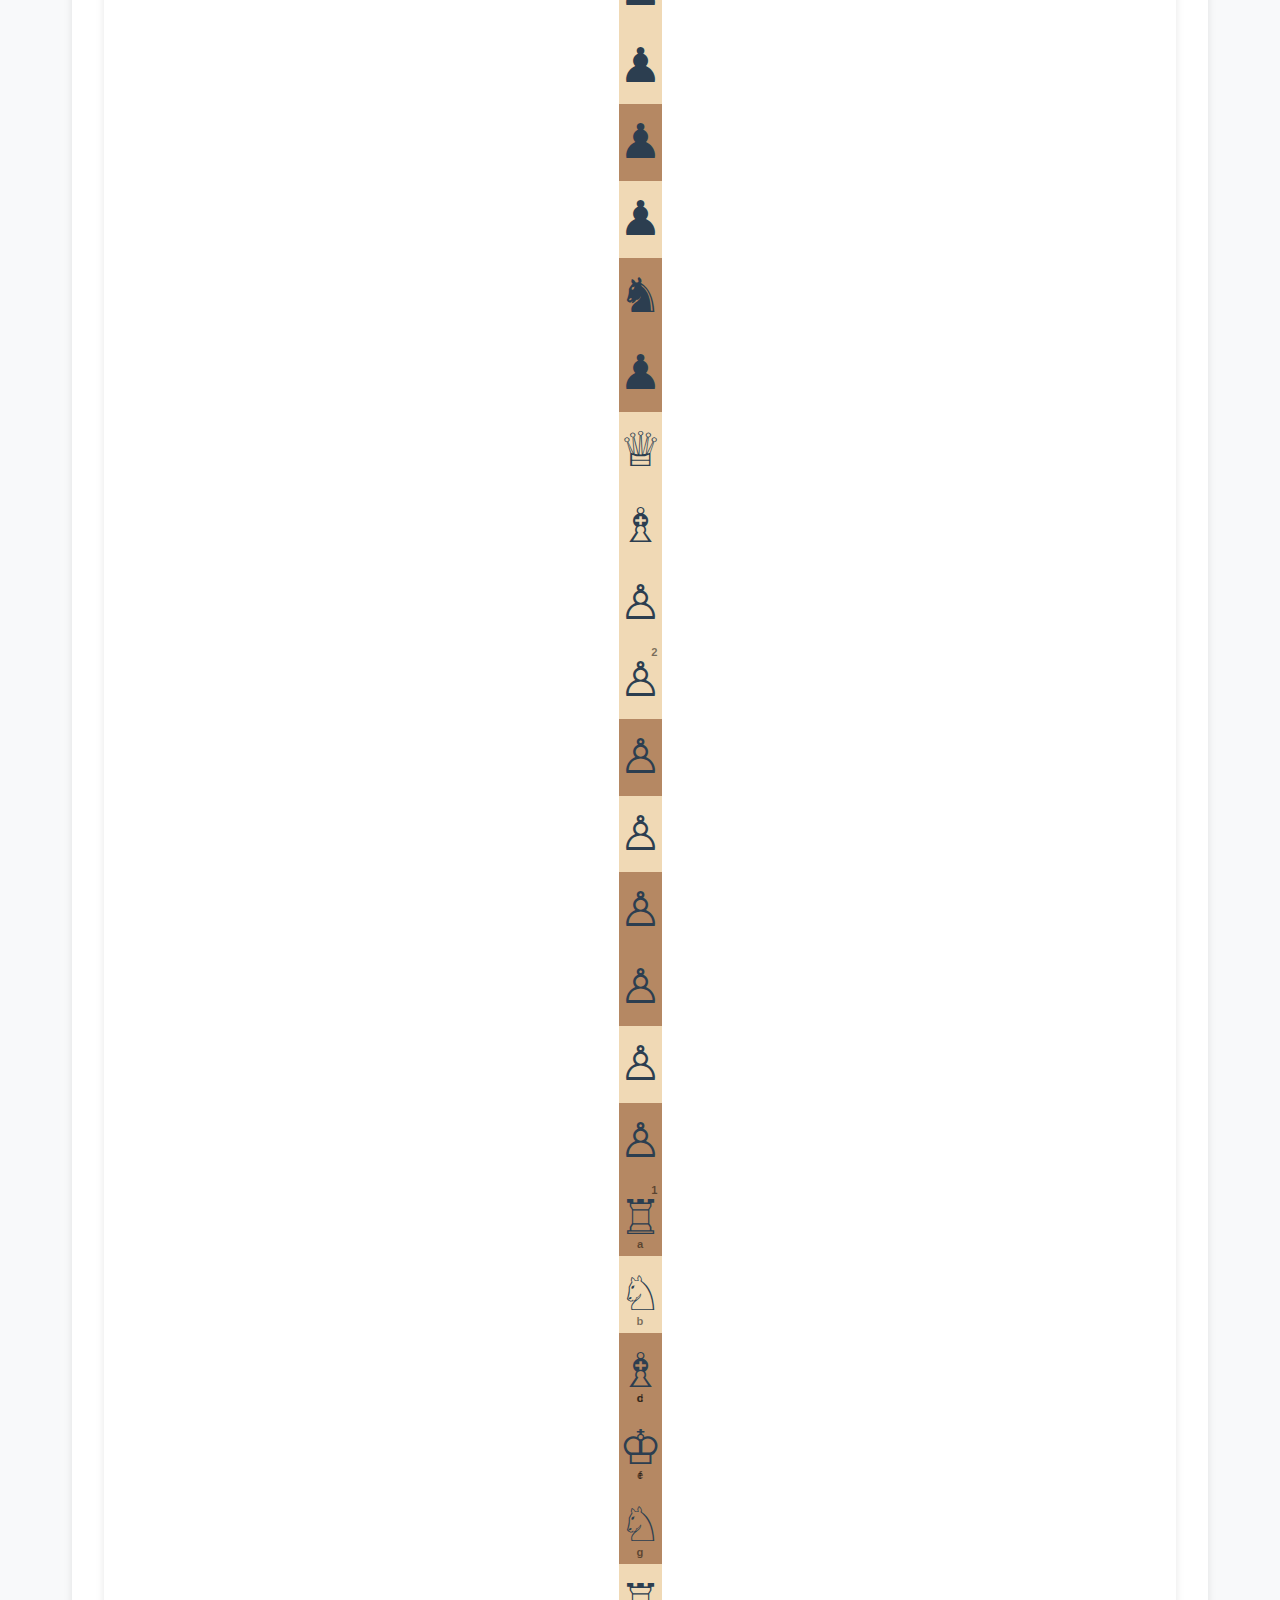
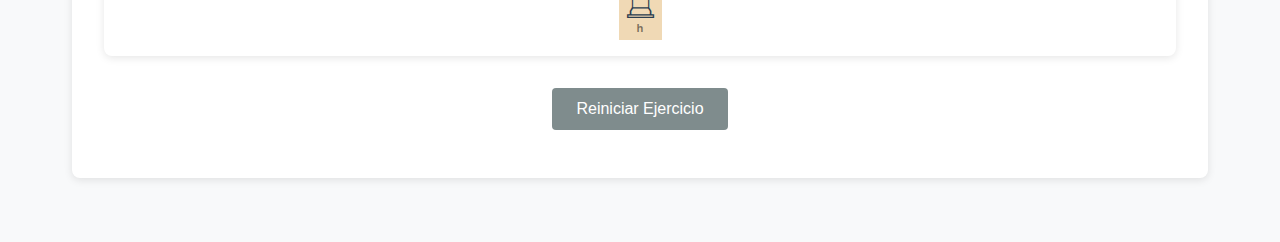
<file: objetivo-juego.html>
<!DOCTYPE html>
<html lang="es">
<head>
    <meta charset="UTF-8">
    <meta name="viewport" content="width=device-width, initial-scale=1.0">
    <title>Objetivo del Juego - Aprende Ajedrez</title>
    <link rel="stylesheet" href="css/styles.css">
</head>
<body>
    <nav>
        <ul></ul>
    </nav>

    <div class="container">
        <header class="page-header">
            <h1>Objetivo del Juego</h1>
            <p>Entiende Jaque, Jaque Mate y Ahogado (Tablas).</p>
        </header>

        <div class="content-card">
            <h2>Jaque</h2>
            <p>Se dice que el rey está en <strong>jaque</strong> cuando está siendo atacado por una pieza enemiga.</p>
            <p>Cuando tu rey está en jaque, <strong>debes</strong> hacer algo para salir del jaque:</p>
            <ul style="padding-left: 2rem; line-height: 2;">
                <li>Mover el rey a una casilla segura</li>
                <li>Capturar la pieza que está dando jaque</li>
                <li>Interponer una pieza entre el rey y la pieza que está dando jaque</li>
            </ul>
            <div class="chessboard-container">
                <div id="chessboard-check"></div>
            </div>
            <div class="board-controls">
                <button class="btn btn-secondary" onclick="boardCheck.reset()">Reiniciar</button>
            </div>
        </div>

        <div class="content-card">
            <h2>Jaque Mate</h2>
            <p>Se dice que el rey está en <strong>jaque mate</strong> cuando:</p>
            <ul style="padding-left: 2rem; line-height: 2;">
                <li>Está en jaque</li>
                <li>No puede salir del jaque con ningún movimiento legal</li>
            </ul>
            <p>Cuando un jugador está en jaque mate, <strong>ha perdido la partida</strong>.</p>
            <div class="chessboard-container">
                <div id="chessboard-checkmate"></div>
            </div>
            <div class="board-controls">
                <button class="btn btn-secondary" onclick="boardCheckmate.reset()">Reiniciar</button>
            </div>
        </div>

        <div class="content-card">
            <h2>Ahogado (Tablas)</h2>
            <p>Se produce un <strong>ahogado</strong> (tablas) cuando:</p>
            <ul style="padding-left: 2rem; line-height: 2;">
                <li>Es el turno de un jugador</li>
                <li>Su rey NO está en jaque</li>
                <li>No tiene ningún movimiento legal disponible</li>
            </ul>
            <p>En caso de ahogado, la partida termina en <strong>empate</strong>.</p>
            <div class="chessboard-container">
                <div id="chessboard-stalemate"></div>
            </div>
            <div class="board-controls">
                <button class="btn btn-secondary" onclick="boardStalemate.reset()">Reiniciar</button>
            </div>
        </div>

        <div class="exercise-panel">
            <h3>Ejercicio: Identificar Jaque</h3>
            <div class="exercise-objective">
                <strong>Objetivo:</strong> Identifica si el rey negro está en jaque en la posición del tablero.
            </div>
            <div class="chessboard-container">
                <div id="chessboard-exercise"></div>
            </div>
            <div class="board-controls">
                <button class="btn btn-secondary" onclick="boardExercise.reset()">Reiniciar Ejercicio</button>
            </div>
            <div id="exercise-feedback" class="exercise-feedback"></div>
        </div>
    </div>

    <script src="js/navigation.js"></script>
    <script src="js/chess-engine.js"></script>
    <script src="js/chessboard.js"></script>
    <script>
        // Posición con jaque
        const engineCheck = new ChessEngine();
        engineCheck.loadFEN('rnbqkbnr/pppp1ppp/8/4p3/6P1/5P2/PPPPP2P/RNBQKBNR b KQkq - 0 1');
        const boardCheck = new ChessBoard('chessboard-check', engineCheck);
        boardCheck.render();

        // Posición con jaque mate
        const engineCheckmate = new ChessEngine();
        engineCheckmate.loadFEN('rnb1kbnr/pppp1ppp/8/4p2q/6P1/5P2/PPPPP2P/RNBQKBNR w KQkq - 0 1');
        const boardCheckmate = new ChessBoard('chessboard-checkmate', engineCheckmate);
        boardCheckmate.render();

        // Posición con ahogado
        const engineStalemate = new ChessEngine();
        engineStalemate.loadFEN('8/8/8/8/8/1k6/1p6/1K6 w - - 0 1');
        const boardStalemate = new ChessBoard('chessboard-stalemate', engineStalemate);
        boardStalemate.render();

        // Ejercicio
        const engineExercise = new ChessEngine();
        engineExercise.loadFEN('rnbqkb1r/pppp1ppp/5n2/4p2Q/2B1P3/8/PPPP1PPP/RNB1K1NR b KQkq - 0 1');
        const boardExercise = new ChessBoard('chessboard-exercise', engineExercise);
        boardExercise.render();
        
        // Verificar si el rey está en jaque
        setTimeout(() => {
            engineExercise.updateCheckStatus();
            const feedback = document.getElementById('exercise-feedback');
            if (feedback && engineExercise.inCheck.black) {
                feedback.classList.add('show', 'success');
                feedback.textContent = '¡Correcto! El rey negro está en jaque por la dama blanca.';
            }
        }, 500);
    </script>
    <script>
        (function(){if(!window.chatbase||window.chatbase("getState")!=="initialized"){window.chatbase=(...arguments)=>{if(!window.chatbase.q){window.chatbase.q=[]}window.chatbase.q.push(arguments)};window.chatbase=new Proxy(window.chatbase,{get(target,prop){if(prop==="q"){return target.q}return(...args)=>target(prop,...args)}})}const onLoad=function(){const script=document.createElement("script");script.src="https://www.chatbase.co/embed.min.js";script.id="oMWT4vhEPAcD7wO6AZRBe";script.domain="www.chatbase.co";document.body.appendChild(script)};if(document.readyState==="complete"){onLoad()}else{window.addEventListener("load",onLoad)}})();
    </script>
</body>
</html>
</file>
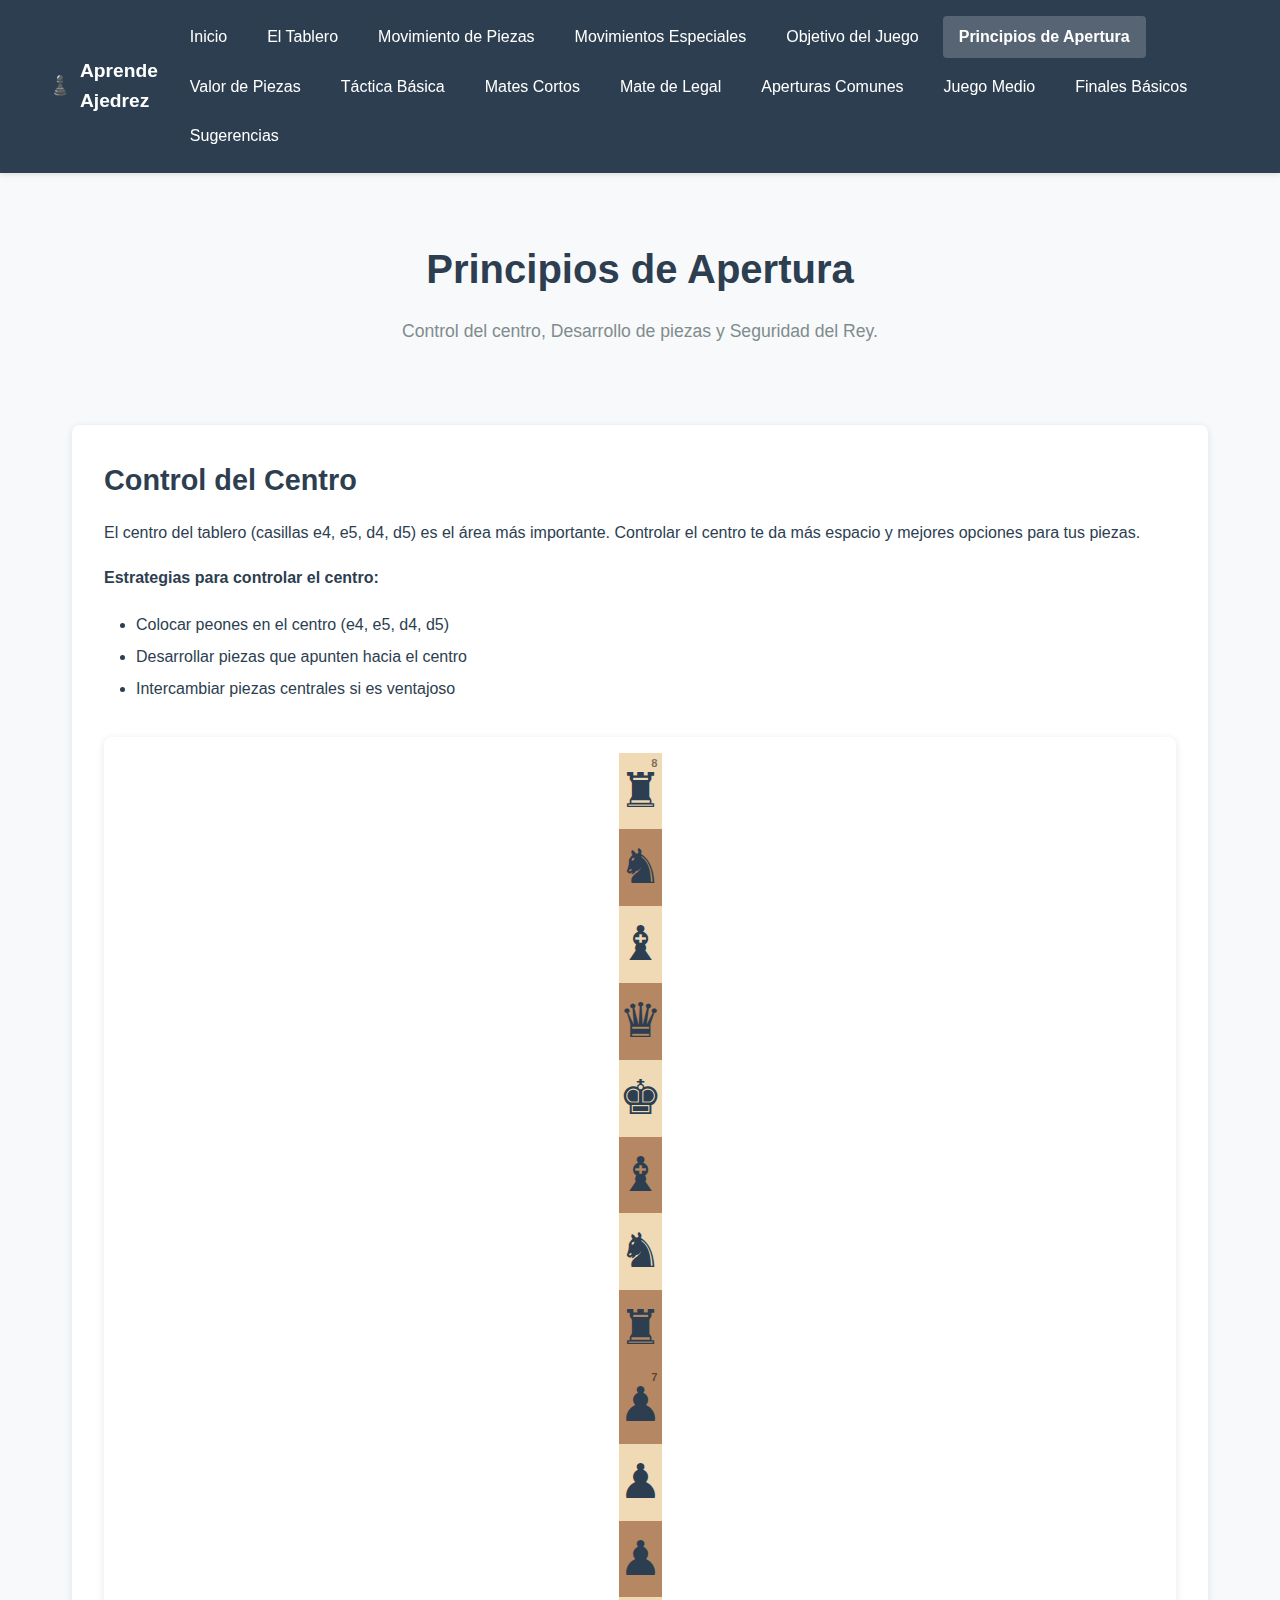
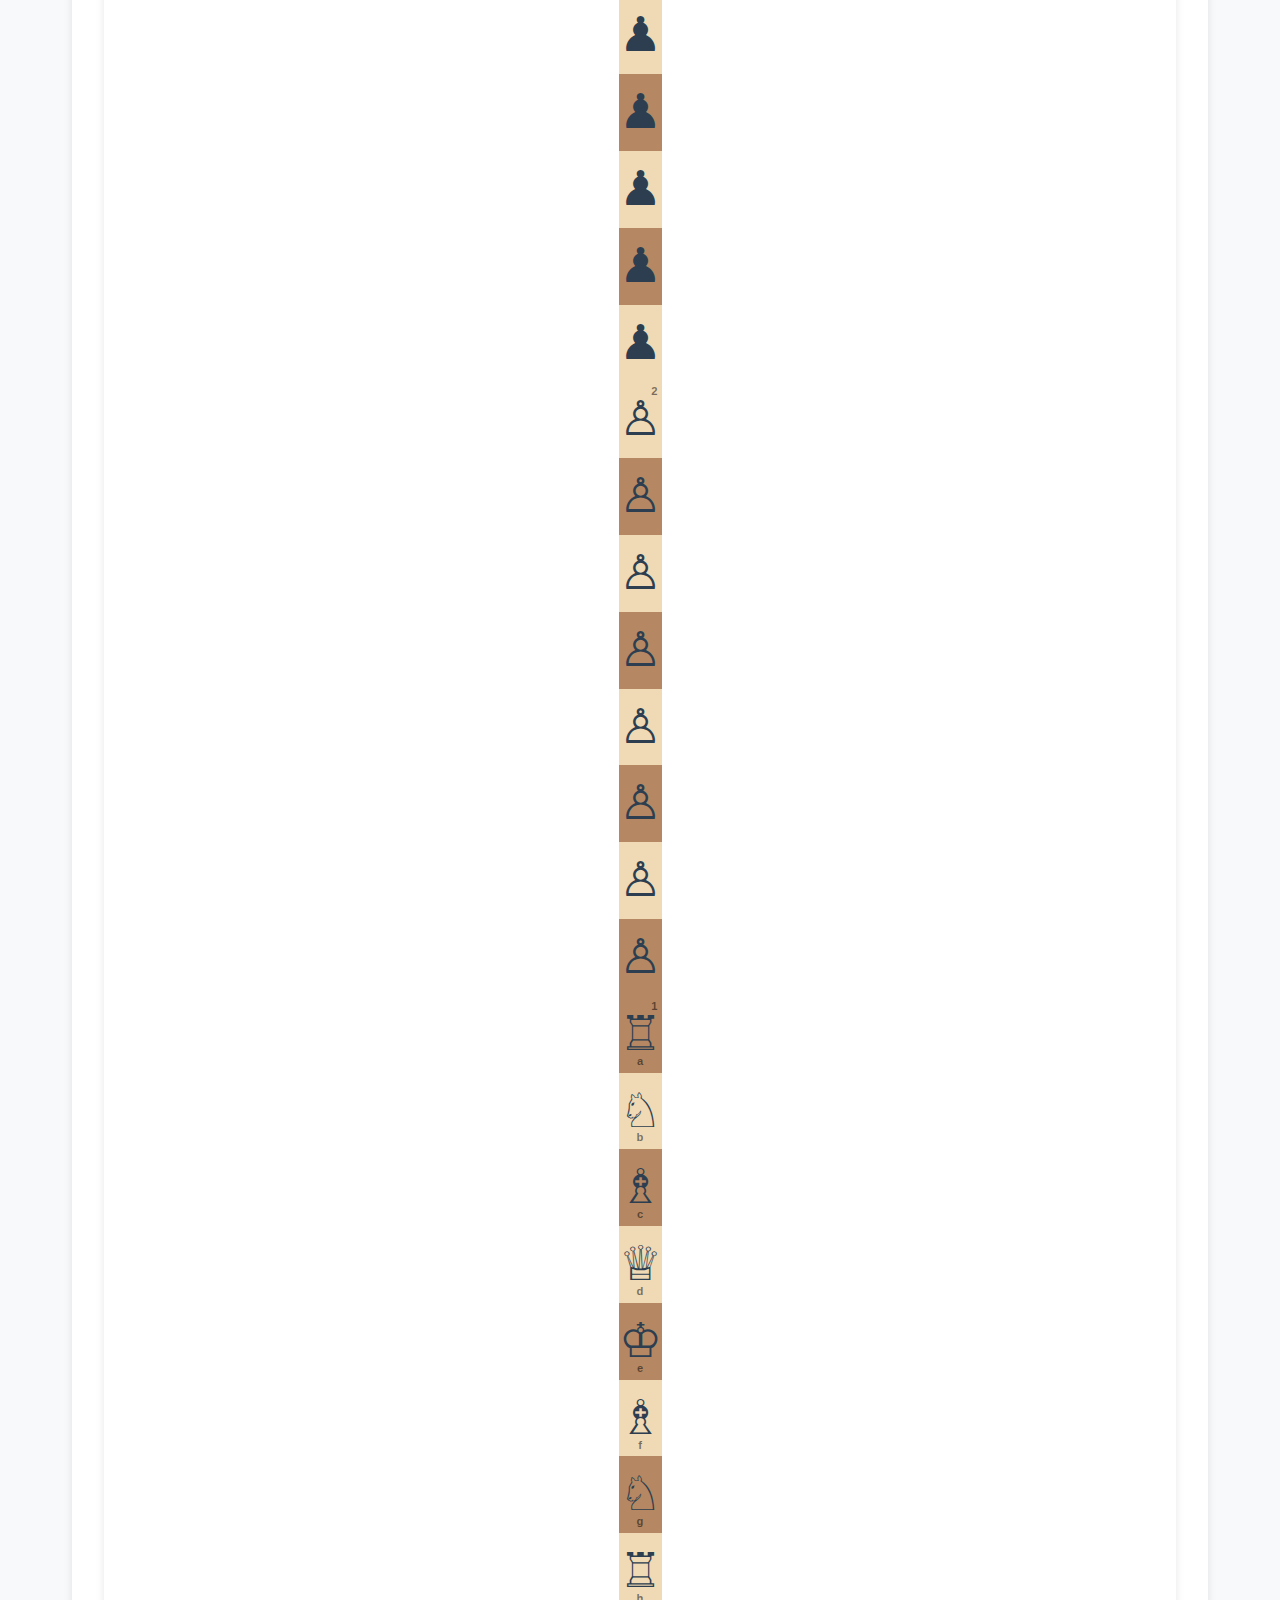
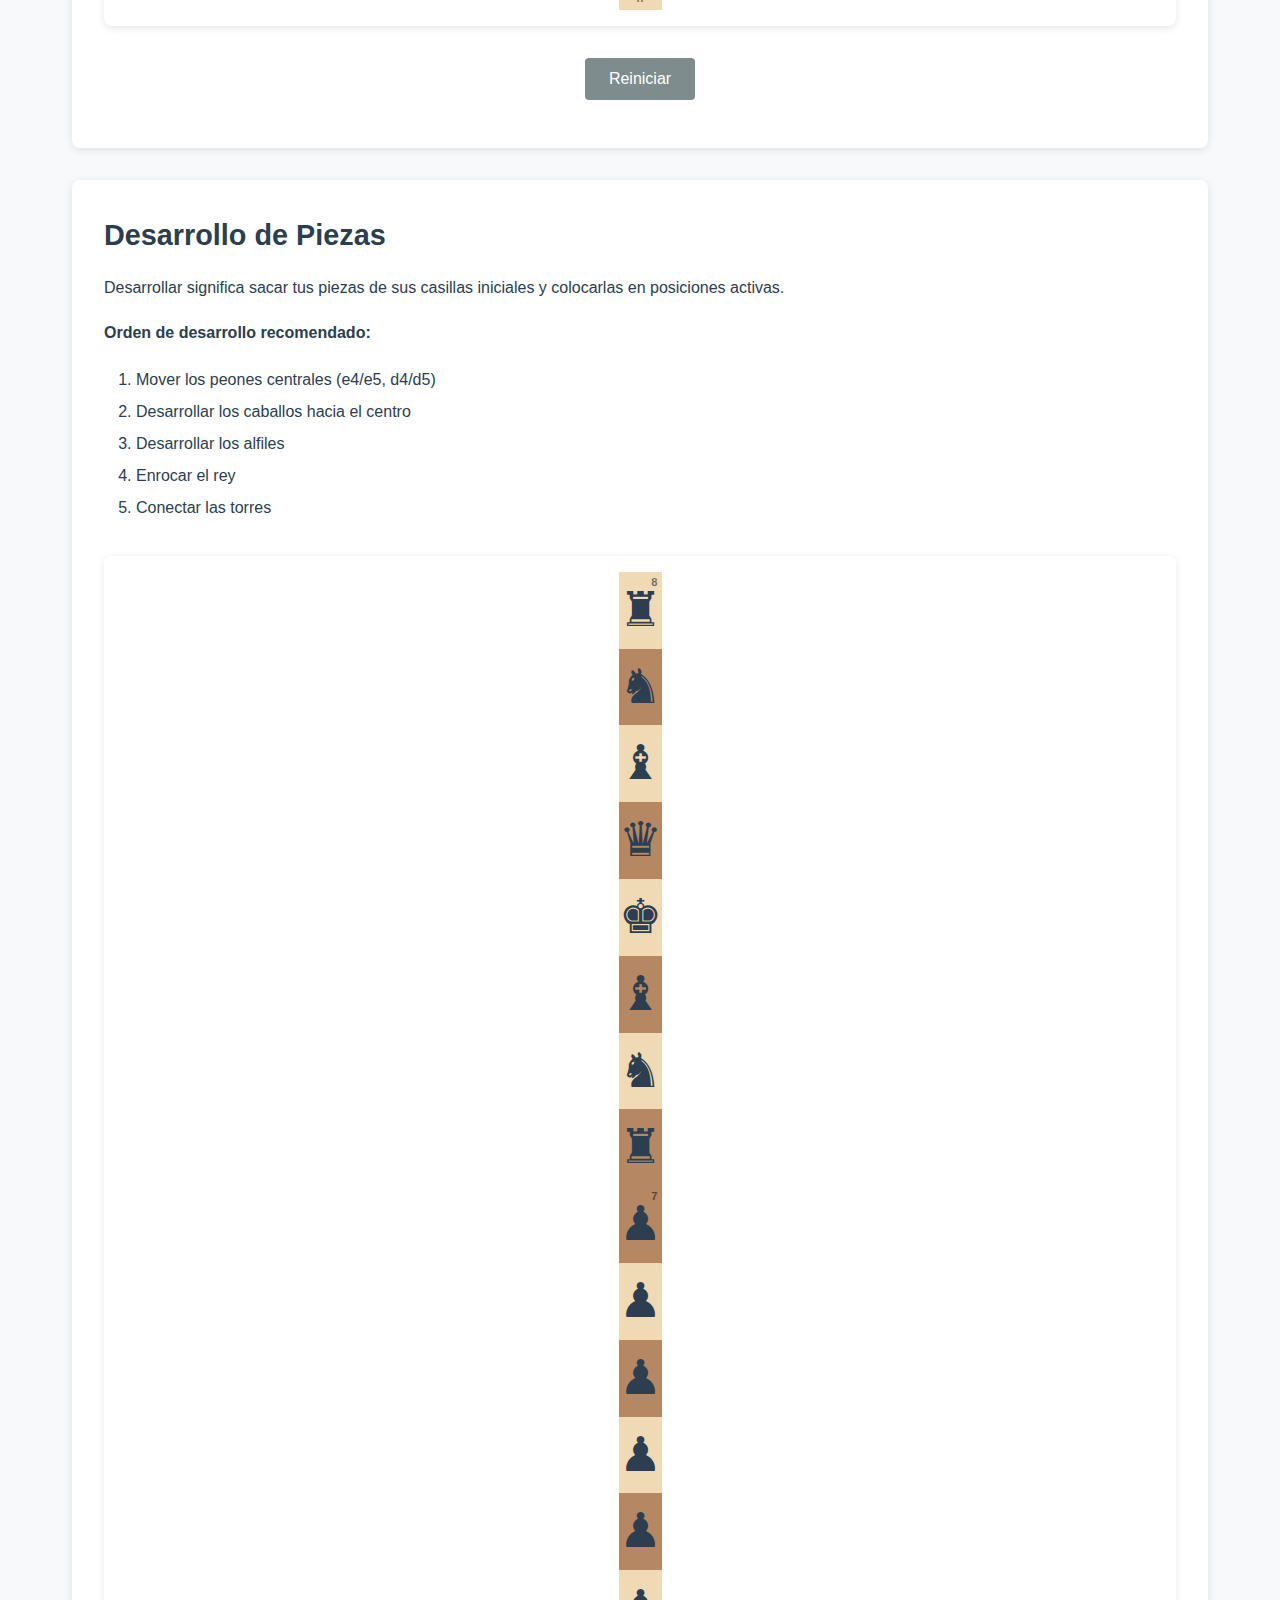
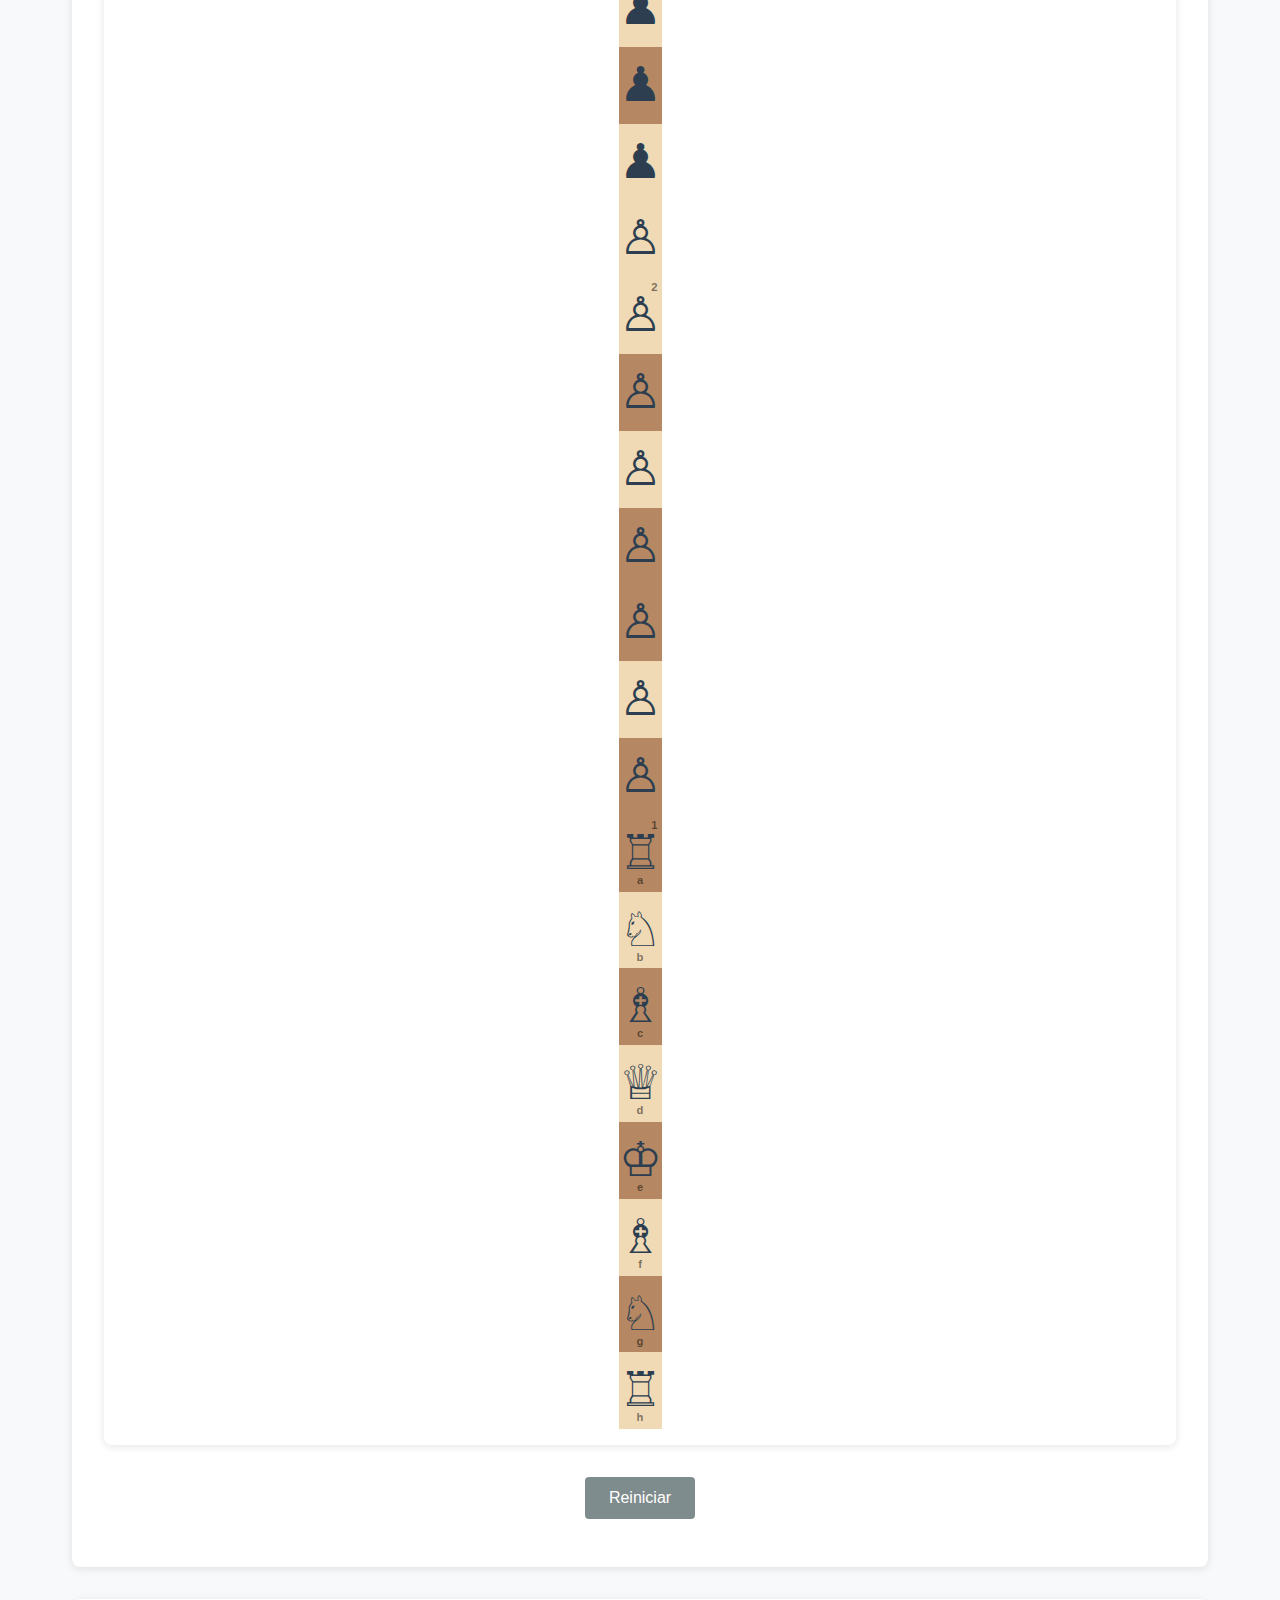
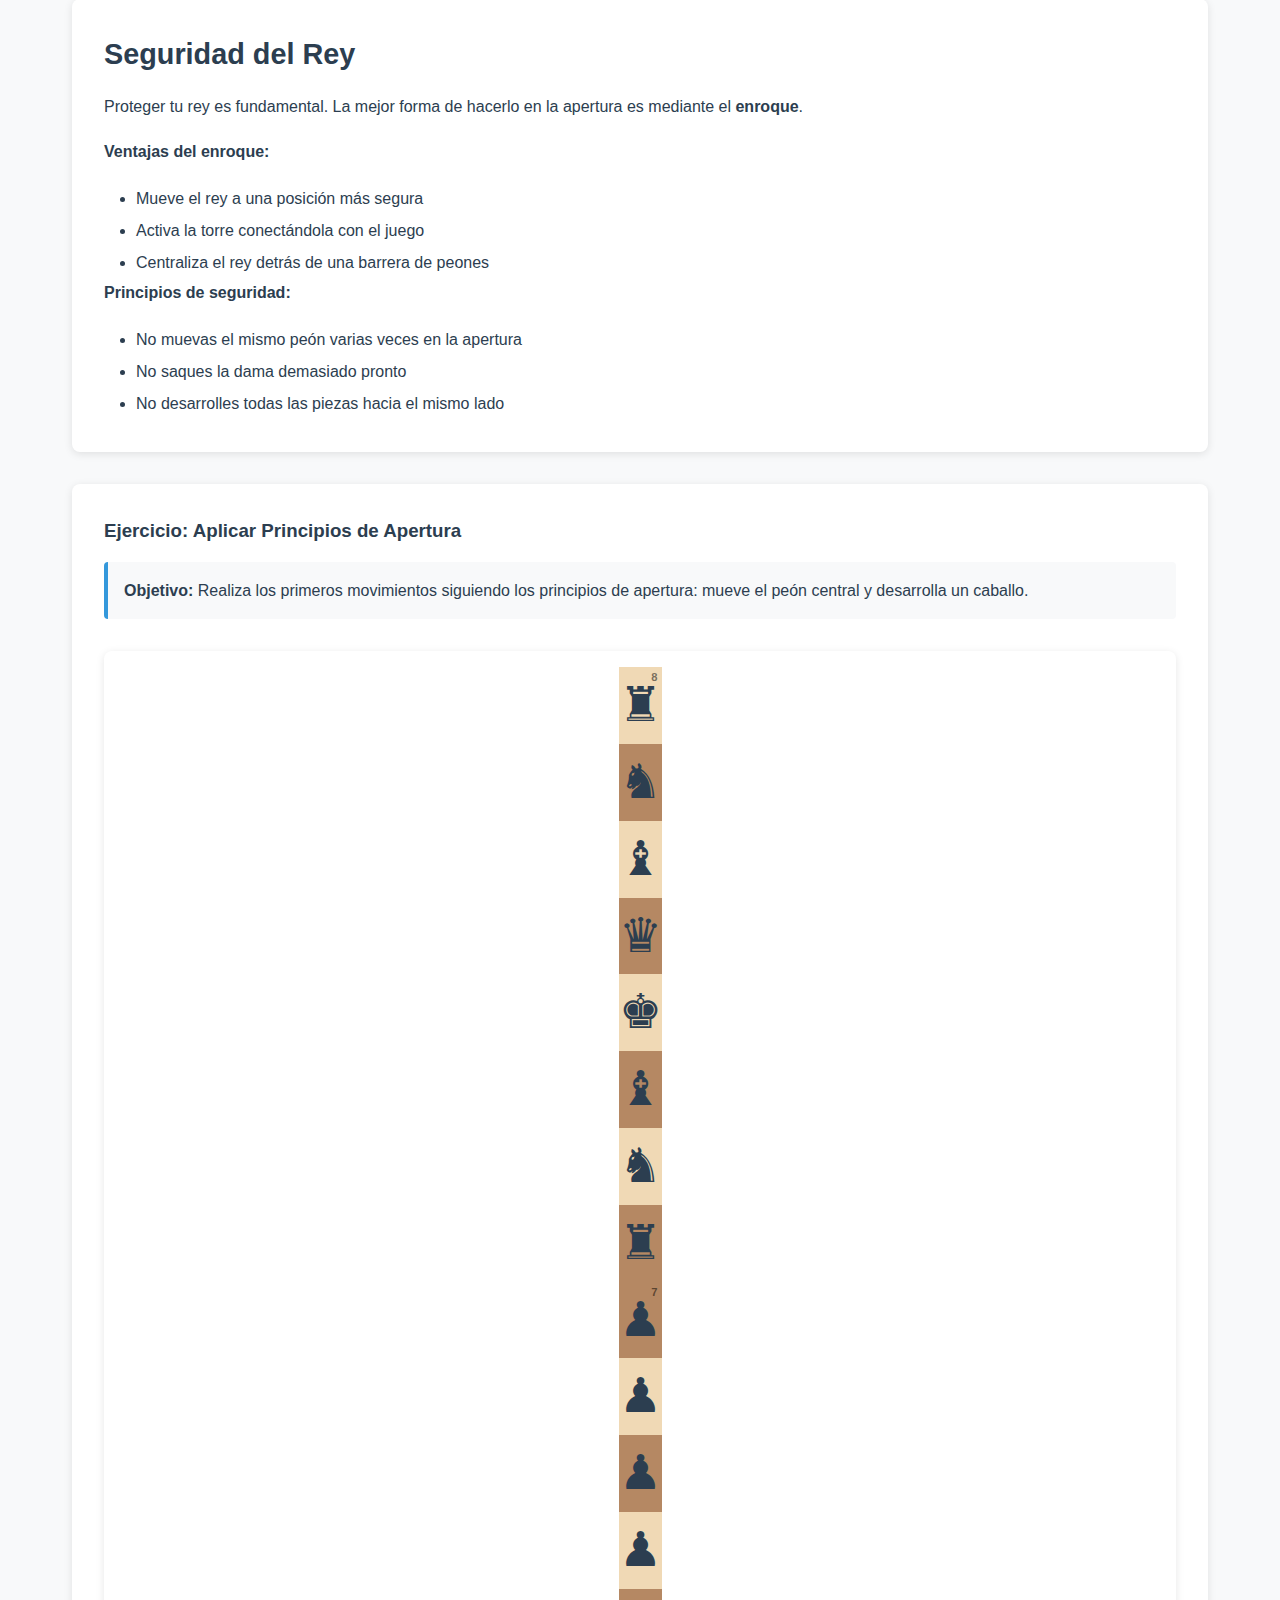
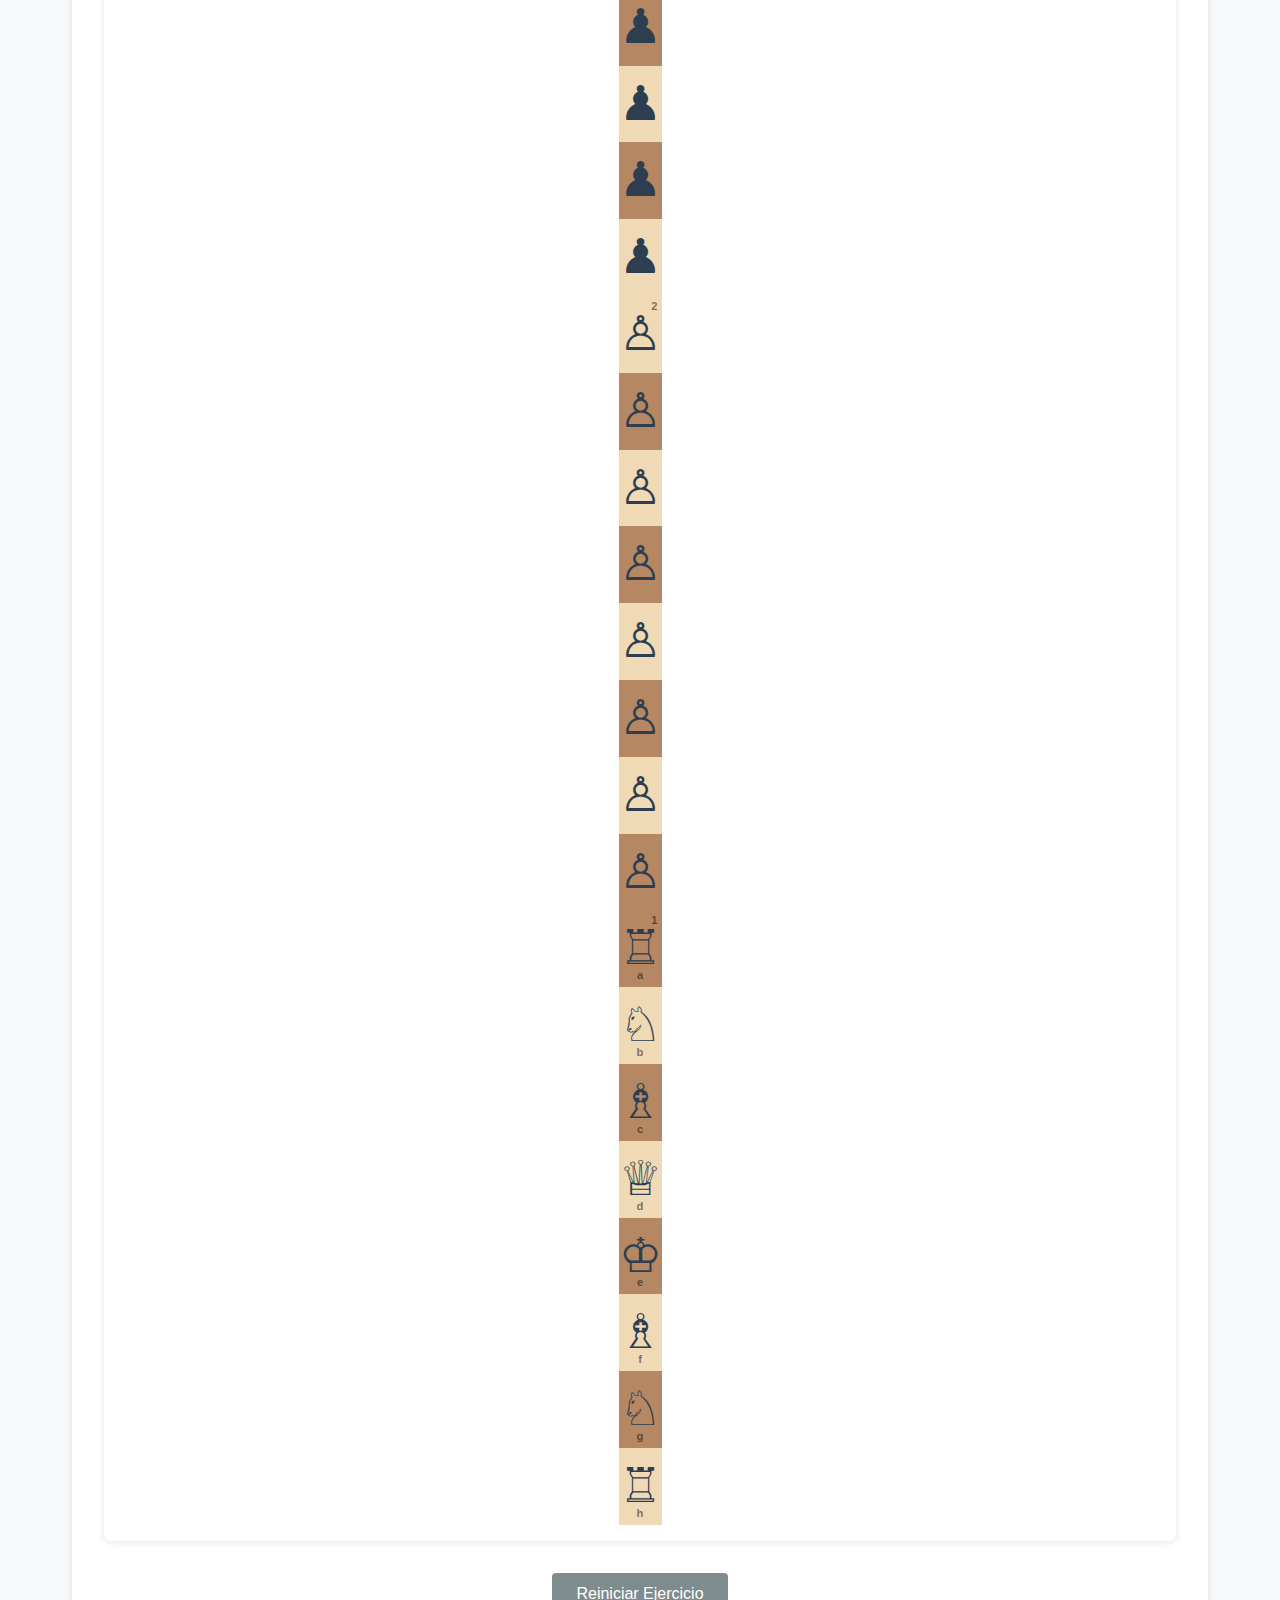
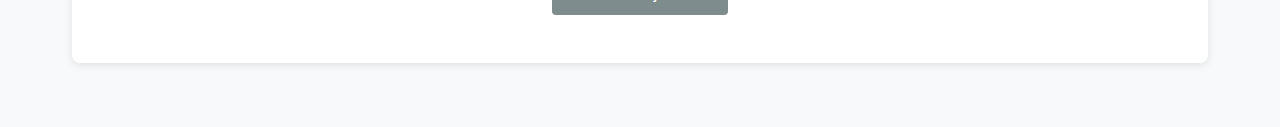
<file: principios-apertura.html>
<!DOCTYPE html>
<html lang="es">
<head>
    <meta charset="UTF-8">
    <meta name="viewport" content="width=device-width, initial-scale=1.0">
    <title>Principios de Apertura - Aprende Ajedrez</title>
    <link rel="stylesheet" href="css/styles.css">
</head>
<body>
    <nav>
        <ul></ul>
    </nav>

    <div class="container">
        <header class="page-header">
            <h1>Principios de Apertura</h1>
            <p>Control del centro, Desarrollo de piezas y Seguridad del Rey.</p>
        </header>

        <div class="content-card">
            <h2>Control del Centro</h2>
            <p>El centro del tablero (casillas e4, e5, d4, d5) es el área más importante. Controlar el centro te da más espacio y mejores opciones para tus piezas.</p>
            <p><strong>Estrategias para controlar el centro:</strong></p>
            <ul style="padding-left: 2rem; line-height: 2;">
                <li>Colocar peones en el centro (e4, e5, d4, d5)</li>
                <li>Desarrollar piezas que apunten hacia el centro</li>
                <li>Intercambiar piezas centrales si es ventajoso</li>
            </ul>
            <div class="chessboard-container">
                <div id="chessboard-center"></div>
            </div>
            <div class="board-controls">
                <button class="btn btn-secondary" onclick="boardCenter.reset()">Reiniciar</button>
            </div>
        </div>

        <div class="content-card">
            <h2>Desarrollo de Piezas</h2>
            <p>Desarrollar significa sacar tus piezas de sus casillas iniciales y colocarlas en posiciones activas.</p>
            <p><strong>Orden de desarrollo recomendado:</strong></p>
            <ol style="padding-left: 2rem; line-height: 2;">
                <li>Mover los peones centrales (e4/e5, d4/d5)</li>
                <li>Desarrollar los caballos hacia el centro</li>
                <li>Desarrollar los alfiles</li>
                <li>Enrocar el rey</li>
                <li>Conectar las torres</li>
            </ol>
            <div class="chessboard-container">
                <div id="chessboard-development"></div>
            </div>
            <div class="board-controls">
                <button class="btn btn-secondary" onclick="boardDevelopment.reset()">Reiniciar</button>
            </div>
        </div>

        <div class="content-card">
            <h2>Seguridad del Rey</h2>
            <p>Proteger tu rey es fundamental. La mejor forma de hacerlo en la apertura es mediante el <strong>enroque</strong>.</p>
            <p><strong>Ventajas del enroque:</strong></p>
            <ul style="padding-left: 2rem; line-height: 2;">
                <li>Mueve el rey a una posición más segura</li>
                <li>Activa la torre conectándola con el juego</li>
                <li>Centraliza el rey detrás de una barrera de peones</li>
            </ul>
            <p><strong>Principios de seguridad:</strong></p>
            <ul style="padding-left: 2rem; line-height: 2;">
                <li>No muevas el mismo peón varias veces en la apertura</li>
                <li>No saques la dama demasiado pronto</li>
                <li>No desarrolles todas las piezas hacia el mismo lado</li>
            </ul>
        </div>

        <div class="exercise-panel">
            <h3>Ejercicio: Aplicar Principios de Apertura</h3>
            <div class="exercise-objective">
                <strong>Objetivo:</strong> Realiza los primeros movimientos siguiendo los principios de apertura: mueve el peón central y desarrolla un caballo.
            </div>
            <div class="chessboard-container">
                <div id="chessboard-exercise"></div>
            </div>
            <div class="board-controls">
                <button class="btn btn-secondary" onclick="boardExercise.reset()">Reiniciar Ejercicio</button>
            </div>
            <div id="exercise-feedback" class="exercise-feedback"></div>
        </div>
    </div>

    <script src="js/navigation.js"></script>
    <script src="js/chess-engine.js"></script>
    <script src="js/chessboard.js"></script>
    <script>
        const engineCenter = new ChessEngine();
        const boardCenter = new ChessBoard('chessboard-center', engineCenter);
        boardCenter.render();

        const engineDevelopment = new ChessEngine();
        engineDevelopment.loadFEN('rnbqkbnr/pppppppp/8/8/4P3/8/PPPP1PPP/RNBQKBNR b KQkq e3 0 1');
        const boardDevelopment = new ChessBoard('chessboard-development', engineDevelopment);
        boardDevelopment.render();

        const engineExercise = new ChessEngine();
        const boardExercise = new ChessBoard('chessboard-exercise', engineExercise);
        boardExercise.render();
        
        let moveCount = 0;
        boardExercise.onMoveCallback = () => {
            moveCount++;
            const feedback = document.getElementById('exercise-feedback');
            
            if (moveCount === 1) {
                const lastMove = engineExercise.moveHistory[engineExercise.moveHistory.length - 1];
                const move = lastMove.notation.substring(0, 4);
                if (move === 'e2e4' || move === 'e2e3' || move === 'd2d4' || move === 'd2d3') {
                    if (feedback) {
                        feedback.classList.add('show', 'success');
                        feedback.textContent = '¡Bien! Has movido un peón central. Ahora desarrolla un caballo.';
                    }
                }
            } else if (moveCount >= 2) {
                const lastMove = engineExercise.moveHistory[engineExercise.moveHistory.length - 1];
                const piece = lastMove.piece;
                if (piece && piece.type === 'knight') {
                    if (feedback) {
                        feedback.classList.add('show', 'success');
                        feedback.textContent = '¡Excelente! Has aplicado correctamente los principios de apertura.';
                    }
                }
            }
        };
    </script>
    <script>
        (function(){if(!window.chatbase||window.chatbase("getState")!=="initialized"){window.chatbase=(...arguments)=>{if(!window.chatbase.q){window.chatbase.q=[]}window.chatbase.q.push(arguments)};window.chatbase=new Proxy(window.chatbase,{get(target,prop){if(prop==="q"){return target.q}return(...args)=>target(prop,...args)}})}const onLoad=function(){const script=document.createElement("script");script.src="https://www.chatbase.co/embed.min.js";script.id="oMWT4vhEPAcD7wO6AZRBe";script.domain="www.chatbase.co";document.body.appendChild(script)};if(document.readyState==="complete"){onLoad()}else{window.addEventListener("load",onLoad)}})();
    </script>
</body>
</html>
</file>
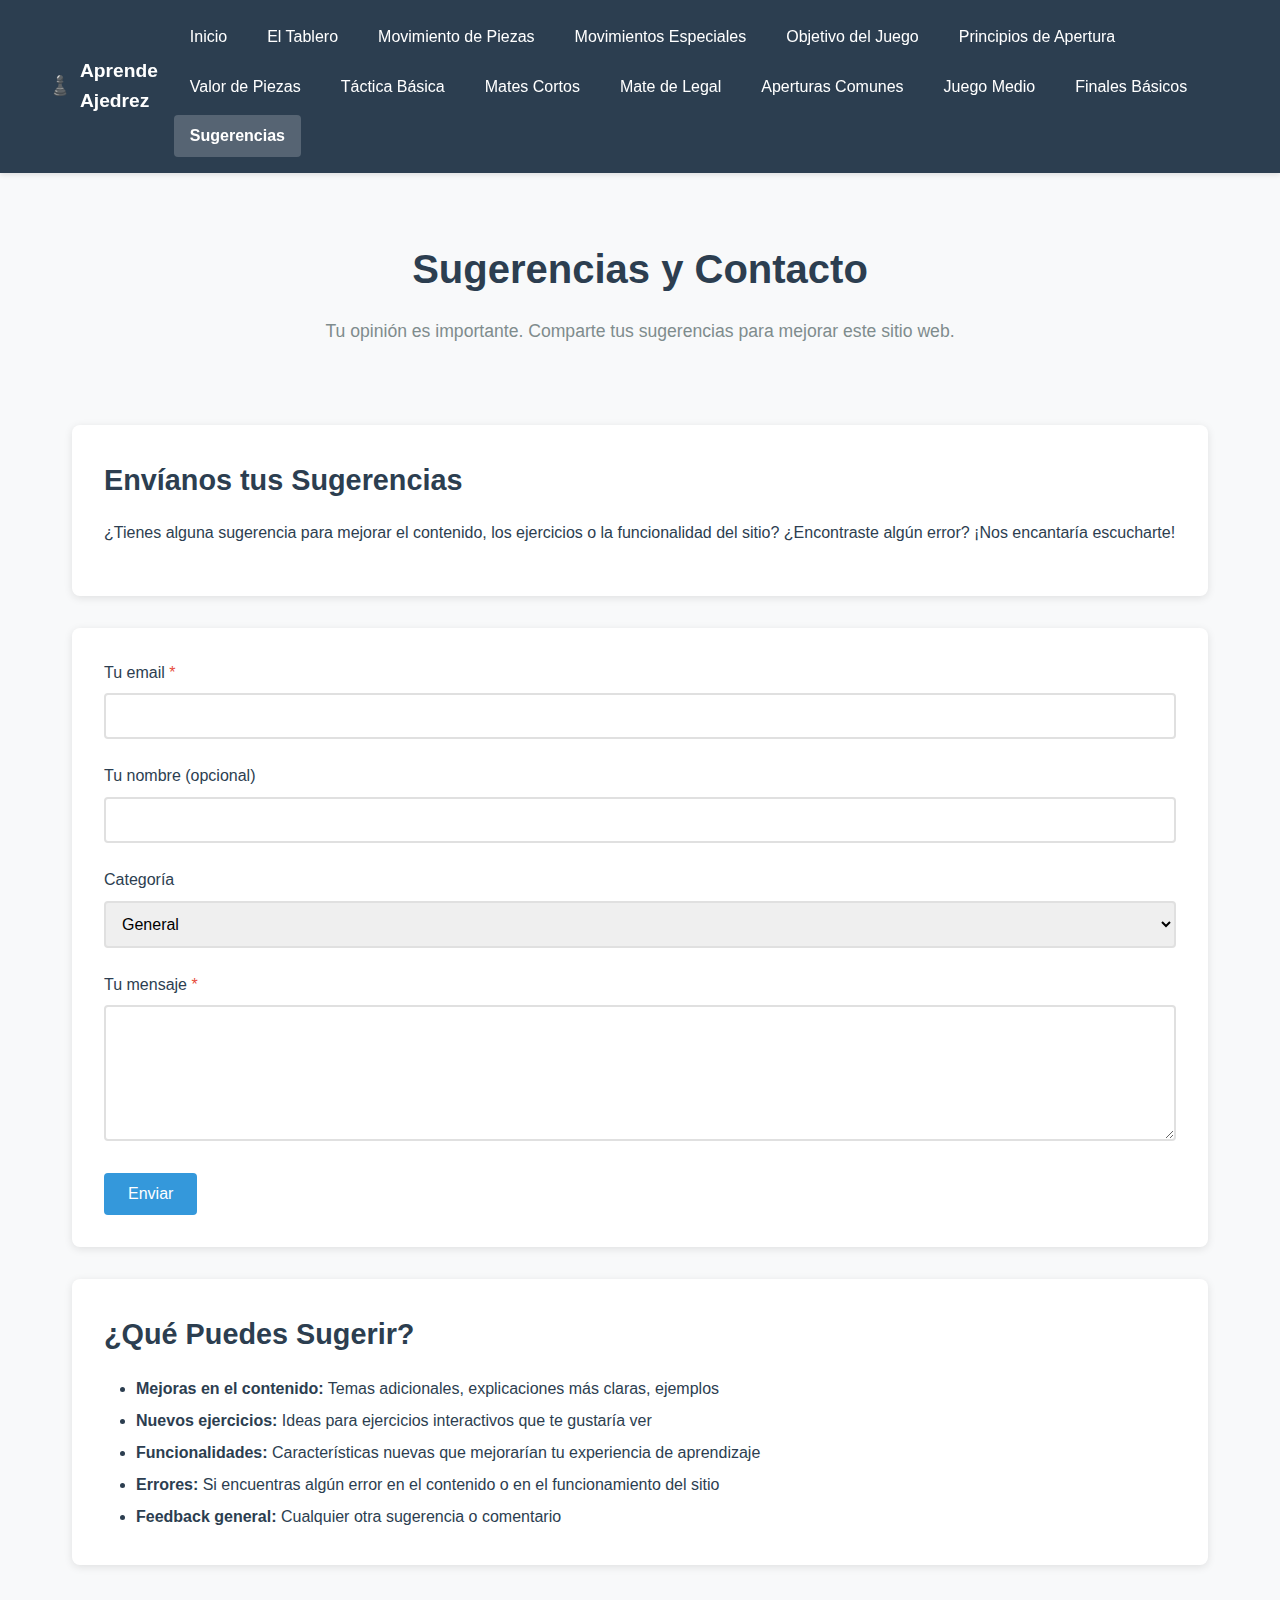
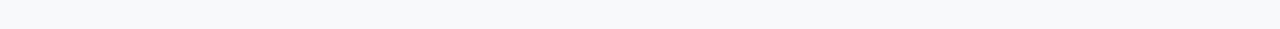
<file: sugerencias.html>
<!DOCTYPE html>
<html lang="es">
<head>
    <meta charset="UTF-8">
    <meta name="viewport" content="width=device-width, initial-scale=1.0">
    <title>Sugerencias - Aprende Ajedrez</title>
    <link rel="stylesheet" href="css/styles.css">
</head>
<body>
    <nav>
        <ul></ul>
    </nav>

    <div class="container">
        <header class="page-header">
            <h1>Sugerencias y Contacto</h1>
            <p>Tu opinión es importante. Comparte tus sugerencias para mejorar este sitio web.</p>
        </header>

        <div class="content-card">
            <h2>Envíanos tus Sugerencias</h2>
            <p>¿Tienes alguna sugerencia para mejorar el contenido, los ejercicios o la funcionalidad del sitio? ¿Encontraste algún error? ¡Nos encantaría escucharte!</p>
        </div>

        <div class="content-card">
            <div id="form-success" class="form-success"></div>
            
            <form id="suggestions-form" action="https://formspree.io/f/meopygly" method="POST">
                <div class="form-group">
                    <label for="email">Tu email <span style="color: var(--accent-color);">*</span></label>
                    <input type="email" name="email" id="email" required>
                    <div class="form-error"></div>
                </div>

                <div class="form-group">
                    <label for="name">Tu nombre (opcional)</label>
                    <input type="text" name="name" id="name">
                </div>

                <div class="form-group">
                    <label for="category">Categoría</label>
                    <select name="category" id="category">
                        <option value="general">General</option>
                        <option value="contenido">Contenido</option>
                        <option value="ejercicios">Ejercicios</option>
                        <option value="errores">Errores</option>
                        <option value="otros">Otros</option>
                    </select>
                </div>

                <div class="form-group">
                    <label for="message">Tu mensaje <span style="color: var(--accent-color);">*</span></label>
                    <textarea name="message" id="message" rows="6" required minlength="10"></textarea>
                    <div class="form-error"></div>
                </div>

                <button type="submit" class="btn btn-primary">Enviar</button>
            </form>
        </div>

        <div class="content-card">
            <h2>¿Qué Puedes Sugerir?</h2>
            <ul style="padding-left: 2rem; line-height: 2;">
                <li><strong>Mejoras en el contenido:</strong> Temas adicionales, explicaciones más claras, ejemplos</li>
                <li><strong>Nuevos ejercicios:</strong> Ideas para ejercicios interactivos que te gustaría ver</li>
                <li><strong>Funcionalidades:</strong> Características nuevas que mejorarían tu experiencia de aprendizaje</li>
                <li><strong>Errores:</strong> Si encuentras algún error en el contenido o en el funcionamiento del sitio</li>
                <li><strong>Feedback general:</strong> Cualquier otra sugerencia o comentario</li>
            </ul>
        </div>
    </div>

    <script src="js/navigation.js"></script>
    <script src="js/form-handler.js"></script>
    <script>
        (function(){if(!window.chatbase||window.chatbase("getState")!=="initialized"){window.chatbase=(...arguments)=>{if(!window.chatbase.q){window.chatbase.q=[]}window.chatbase.q.push(arguments)};window.chatbase=new Proxy(window.chatbase,{get(target,prop){if(prop==="q"){return target.q}return(...args)=>target(prop,...args)}})}const onLoad=function(){const script=document.createElement("script");script.src="https://www.chatbase.co/embed.min.js";script.id="oMWT4vhEPAcD7wO6AZRBe";script.domain="www.chatbase.co";document.body.appendChild(script)};if(document.readyState==="complete"){onLoad()}else{window.addEventListener("load",onLoad)}})();
    </script>
</body>
</html>
</file>
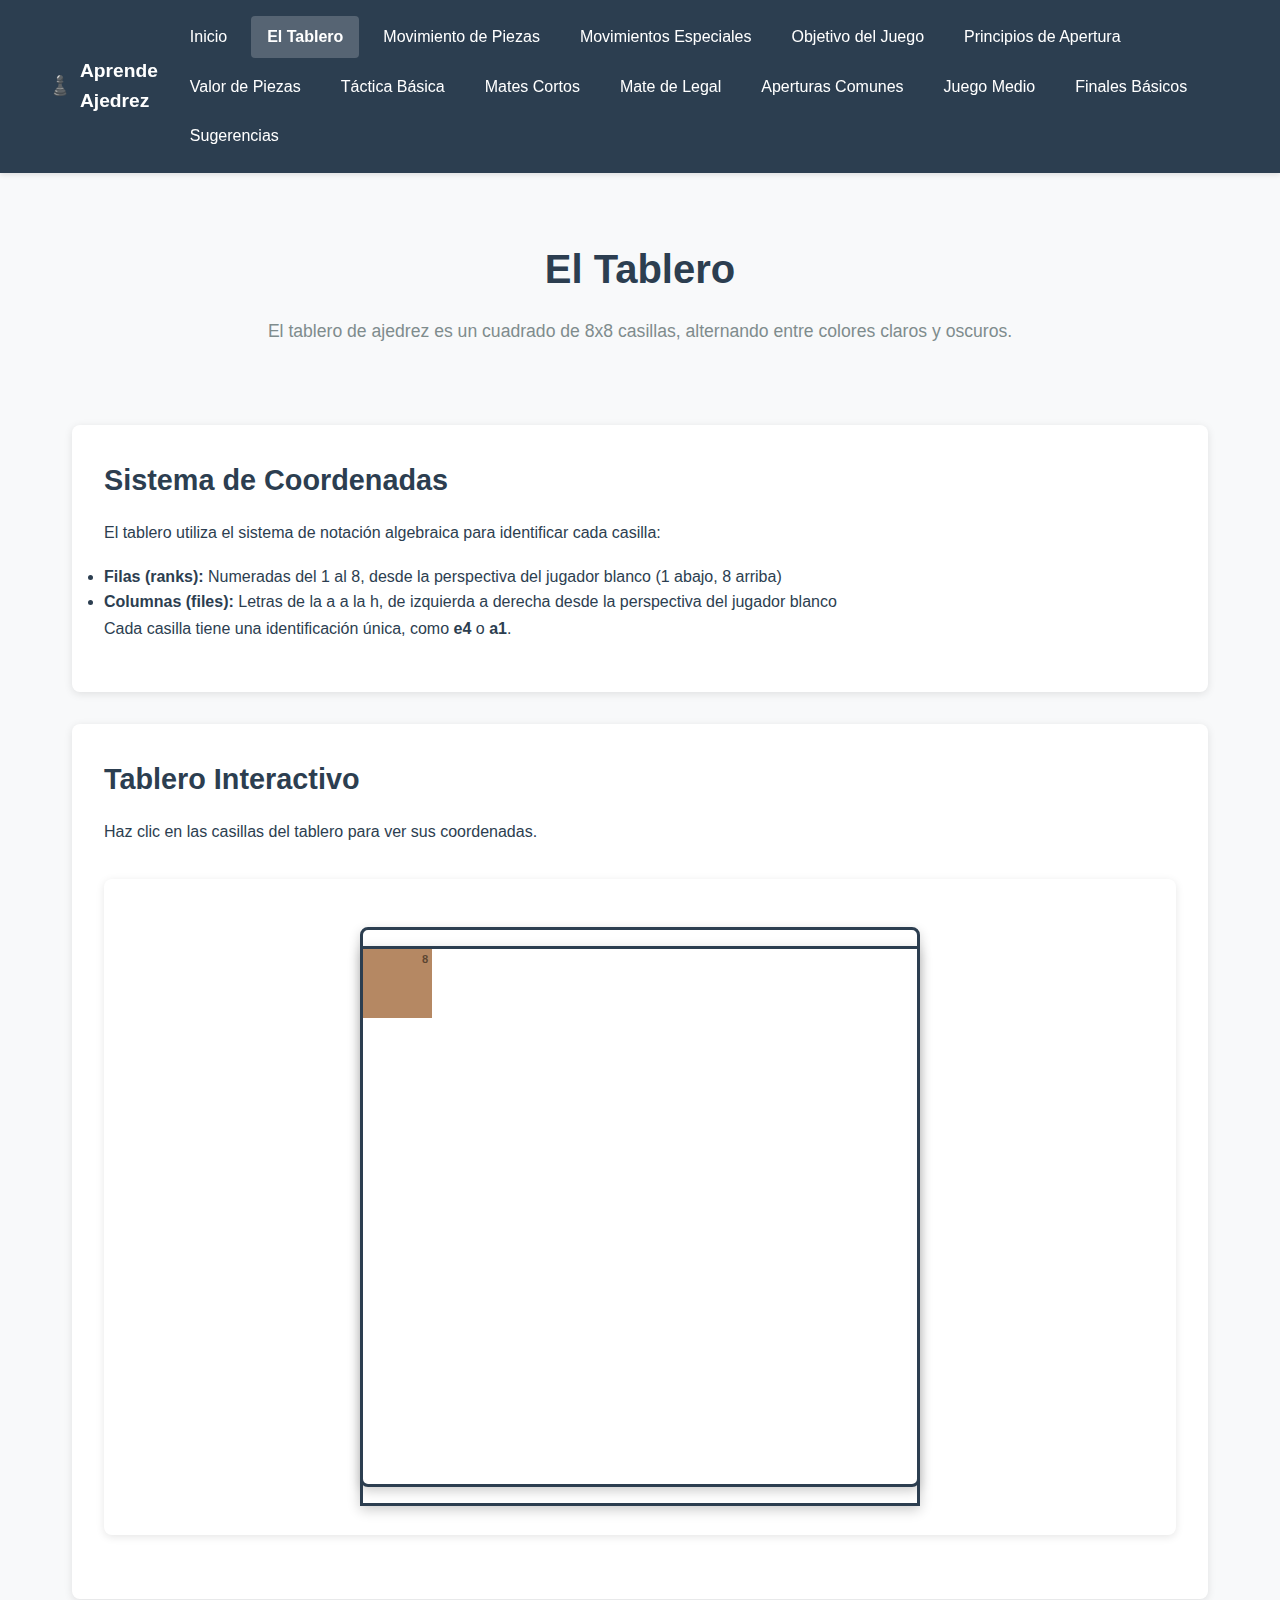
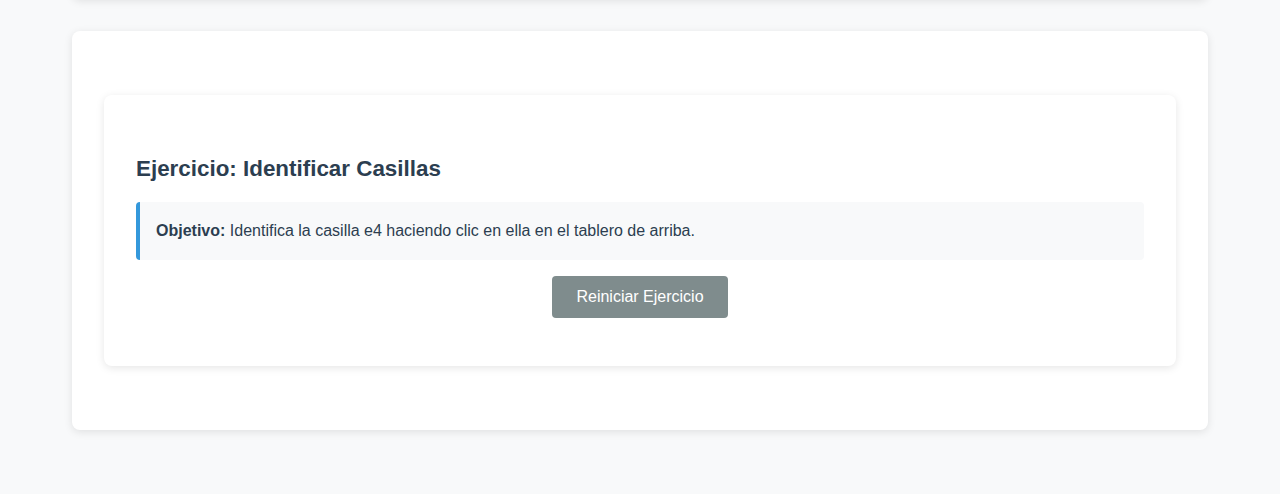
<file: tablero.html>
<!DOCTYPE html>
<html lang="es">
<head>
    <meta charset="UTF-8">
    <meta name="viewport" content="width=device-width, initial-scale=1.0">
    <meta name="description" content="Aprende sobre el tablero de ajedrez y el sistema de coordenadas">
    <title>El Tablero - Aprende Ajedrez</title>
    <link rel="stylesheet" href="css/styles.css">
</head>
<body>
    <a href="#main-content" class="skip-link">Saltar al contenido principal</a>
    <nav role="navigation" aria-label="Navegación principal">
        <ul></ul>
    </nav>

    <main id="main-content" class="container" role="main">
        <header class="page-header">
            <h1>El Tablero</h1>
            <p>El tablero de ajedrez es un cuadrado de 8x8 casillas, alternando entre colores claros y oscuros.</p>
        </header>

        <div class="content-card">
            <h2>Sistema de Coordenadas</h2>
            <p>El tablero utiliza el sistema de notación algebraica para identificar cada casilla:</p>
            <ul>
                <li><strong>Filas (ranks):</strong> Numeradas del 1 al 8, desde la perspectiva del jugador blanco (1 abajo, 8 arriba)</li>
                <li><strong>Columnas (files):</strong> Letras de la a a la h, de izquierda a derecha desde la perspectiva del jugador blanco</li>
            </ul>
            <p>Cada casilla tiene una identificación única, como <strong>e4</strong> o <strong>a1</strong>.</p>
        </div>

        <div class="content-card">
            <h2>Tablero Interactivo</h2>
            <p>Haz clic en las casillas del tablero para ver sus coordenadas.</p>
            <div class="chessboard-container">
                <div id="chessboard"></div>
            </div>
        </div>

        <div class="content-card">
            <div class="exercise-panel">
                <h3>Ejercicio: Identificar Casillas</h3>
                <div class="exercise-objective">
                    <strong>Objetivo:</strong> Identifica la casilla e4 haciendo clic en ella en el tablero de arriba.
                </div>
                <div class="board-controls">
                    <button class="btn btn-secondary" onclick="resetExercise()">Reiniciar Ejercicio</button>
                </div>
                <div id="exercise-feedback" class="exercise-feedback"></div>
                <div id="exercise-explanation" style="display: none; margin-top: 1rem; padding: 1rem; background: #e7f3ff; border-radius: 4px;"></div>
            </div>
        </div>
    </main>

    <!-- Cargar sistema de ajedrez completo -->
    <script src="js/chess-loader.js"></script>
    <script src="js/navigation.js"></script>
    
    <script>
        // Esperar a que el sistema de ajedrez esté cargado
        window.addEventListener('chessSystemLoaded', function() {
            // Ejercicio específico para esta página
            const exercises = {
                tablero: [
                    {
                        id: 'coordenadas-1',
                        objective: 'Identifica la casilla e4 haciendo clic en ella',
                        fen: 'rnbqkbnr/pppppppp/8/8/8/8/PPPPPPPP/RNBQKBNR w KQkq - 0 1',
                        solution: 'e4',
                        expectsEmptySquareClick: true,
                        expectedSquare: 'e4',
                        hints: ['La casilla e4 está en la columna e, fila 4', 'Busca la casilla clara en el centro del tablero'],
                        explanation: 'La casilla e4 es una de las casillas centrales más importantes en ajedrez. Muchas aperturas comienzan con el movimiento del peón a e4.'
                    }
                ]
            };

            // Crear tablero principal
            const board = new ChessBoard('chessboard', {
                initialPosition: 'rnbqkbnr/pppppppp/8/8/8/8/PPPPPPPP/RNBQKBNR w KQkq - 0 1',
                orientation: 'white',
                allowMoves: false, // Solo visualización para este ejercicio
                highlightValidMoves: false
            });

            // Crear gestor de ejercicios
            const exerciseManager = new ExerciseManager();
            exerciseManager.registerExercises(exercises);
            exerciseManager.registerBoard('chessboard', board);
            exerciseManager.setExerciseBoard('chessboard');
            exerciseManager.loadExercise('coordenadas-1');

            // Funciones globales para los botones
            window.resetExercise = function() {
                exerciseManager.resetExercise();
            };

            // Manejar clicks en casillas vacías
            board.onEmptySquareClicked(function(square, eventData) {
                const exercise = exerciseManager.currentExercise;
                if (exercise && exercise.expectsEmptySquareClick) {
                    const feedback = document.getElementById('exercise-feedback');
                    const explanation = document.getElementById('exercise-explanation');
                    
                    if (square.toLowerCase() === exercise.expectedSquare.toLowerCase()) {
                        feedback.classList.add('show', 'success');
                        feedback.classList.remove('error');
                        feedback.textContent = '¡Correcto! Has identificado la casilla e4 correctamente.';
                        
                        exerciseManager.markExerciseCompleted('coordenadas-1');
                        
                        if (explanation) {
                            explanation.style.display = 'block';
                            explanation.textContent = exercise.explanation;
                        }
                    } else {
                        feedback.classList.add('show', 'error');
                        feedback.classList.remove('success');
                        feedback.textContent = `Has hecho clic en ${square}. Intenta hacer clic en e4.`;
                    }
                }
            });

            // Renderizar tablero
            board.render();
        });
    </script>
    <script>
        (function(){if(!window.chatbase||window.chatbase("getState")!=="initialized"){window.chatbase=(...arguments)=>{if(!window.chatbase.q){window.chatbase.q=[]}window.chatbase.q.push(arguments)};window.chatbase=new Proxy(window.chatbase,{get(target,prop){if(prop==="q"){return target.q}return(...args)=>target(prop,...args)}})}const onLoad=function(){const script=document.createElement("script");script.src="https://www.chatbase.co/embed.min.js";script.id="oMWT4vhEPAcD7wO6AZRBe";script.domain="www.chatbase.co";document.body.appendChild(script)};if(document.readyState==="complete"){onLoad()}else{window.addEventListener("load",onLoad)}})();
    </script>
</body>
</html>
</file>
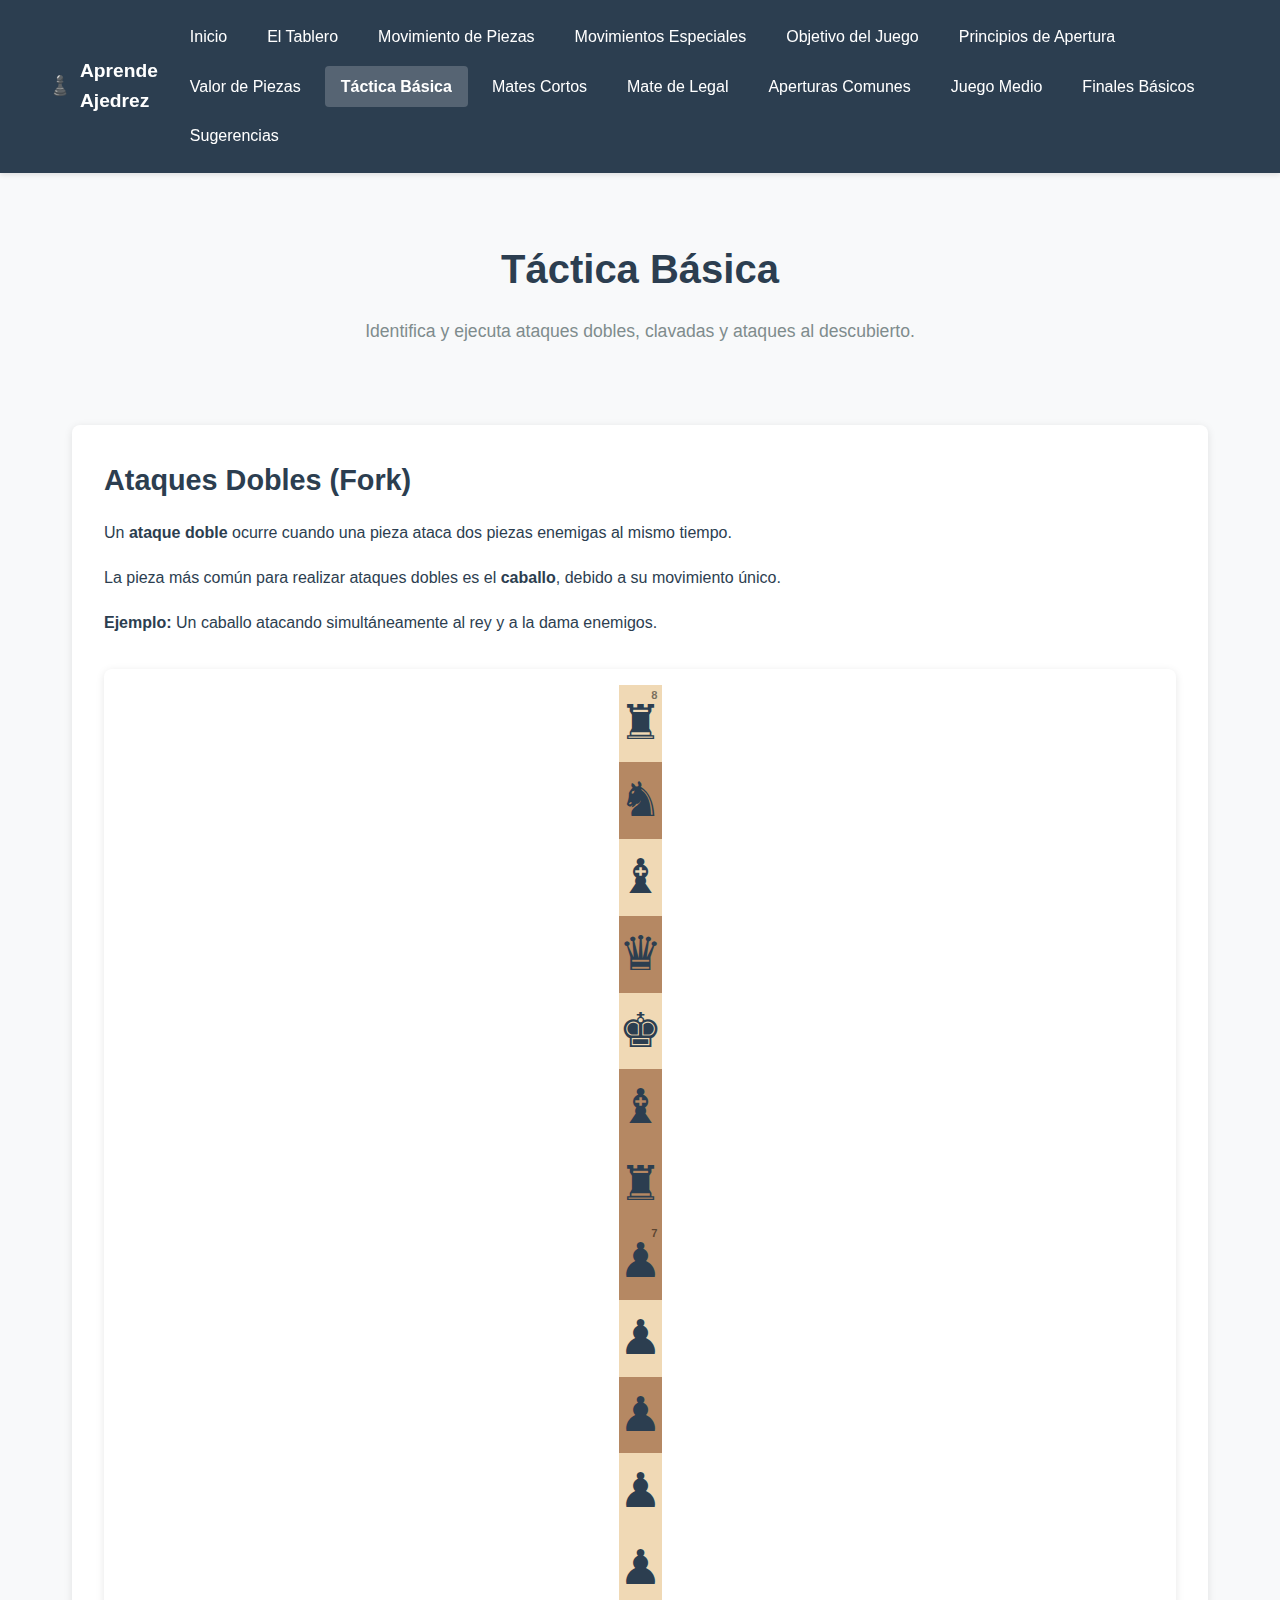
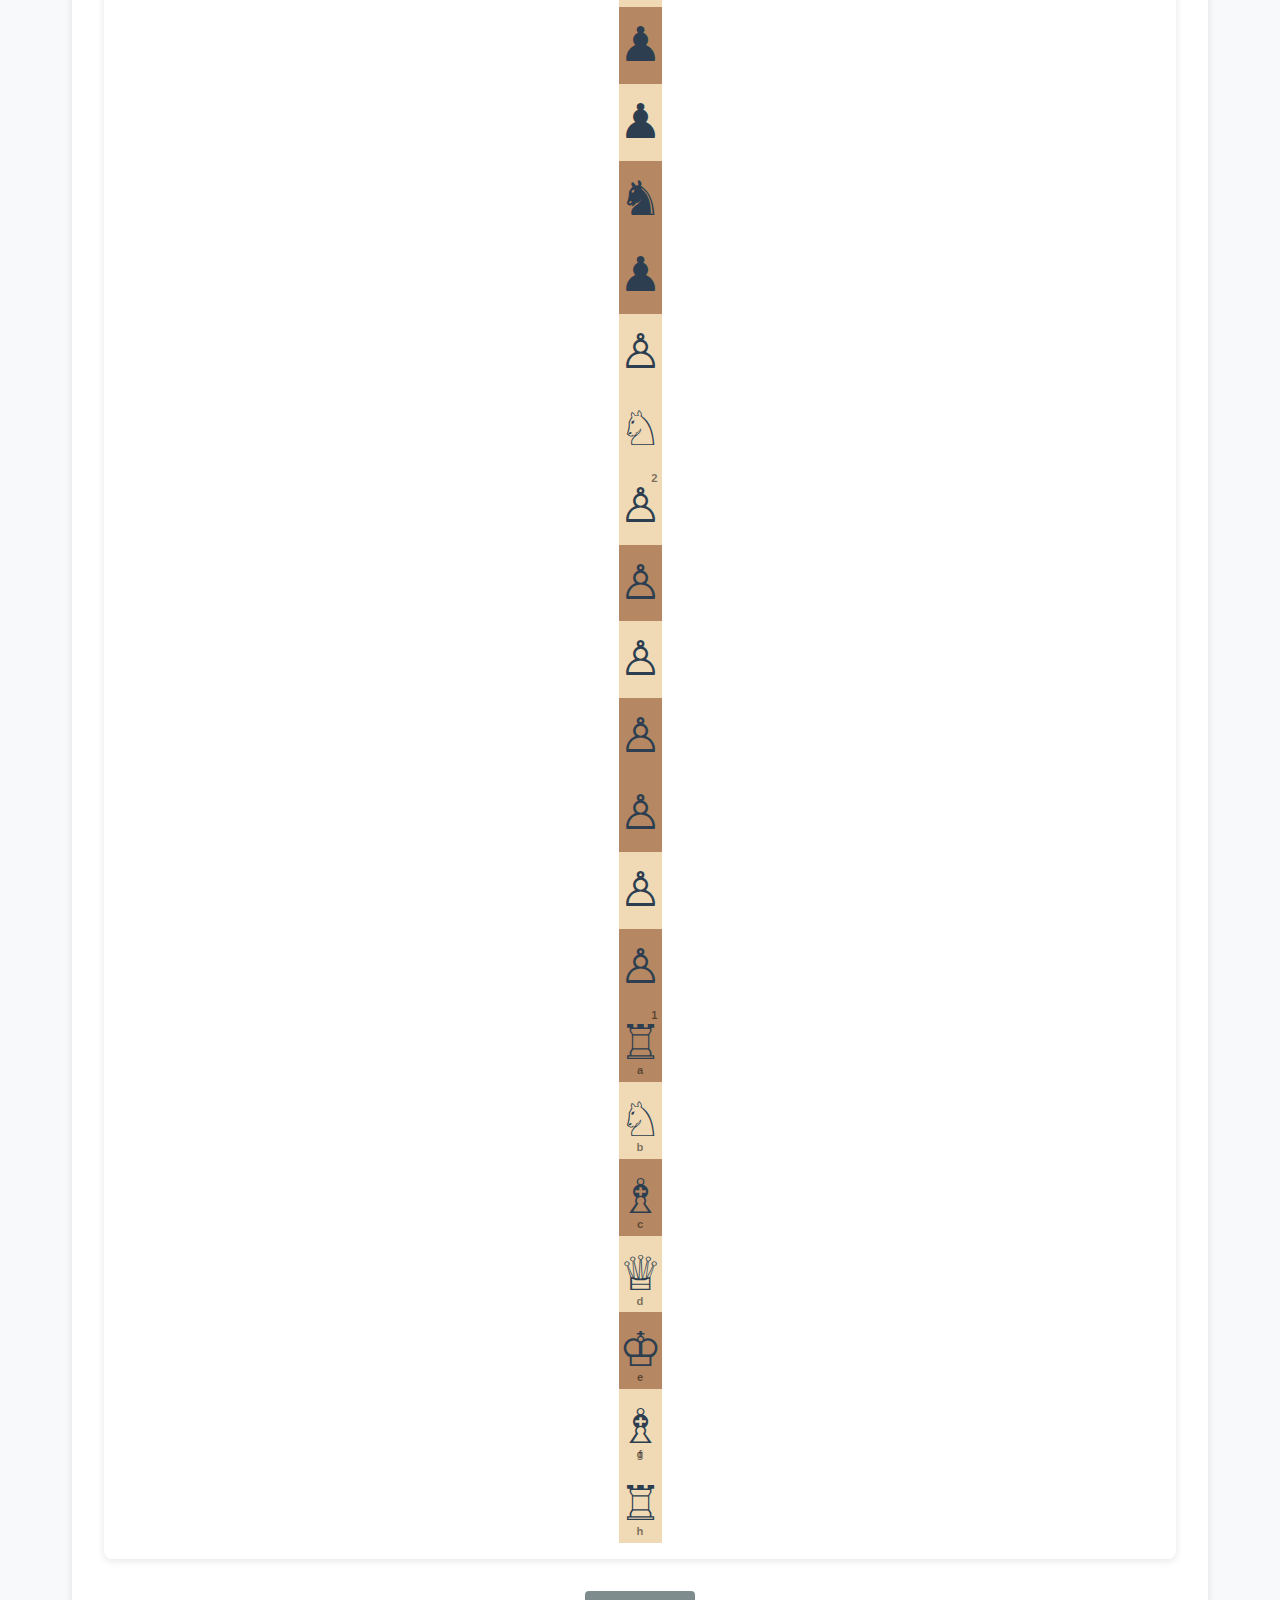
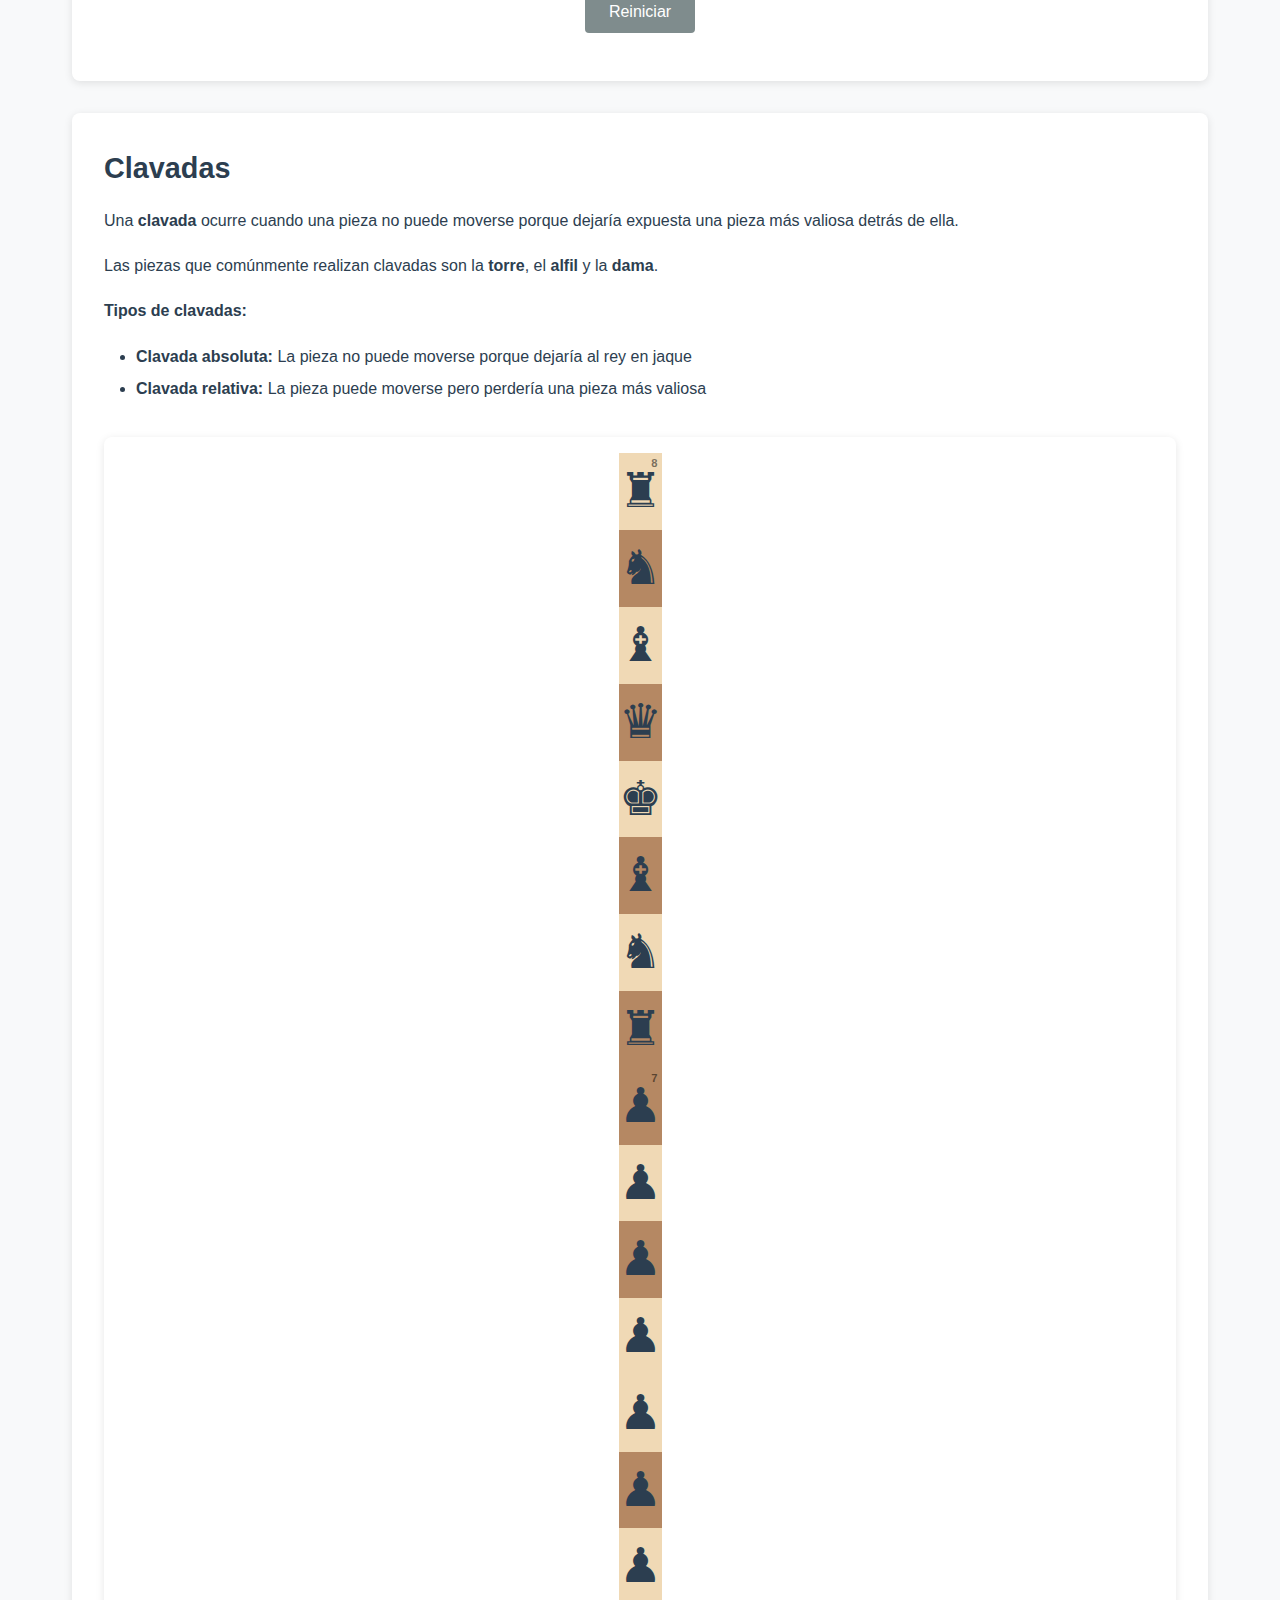
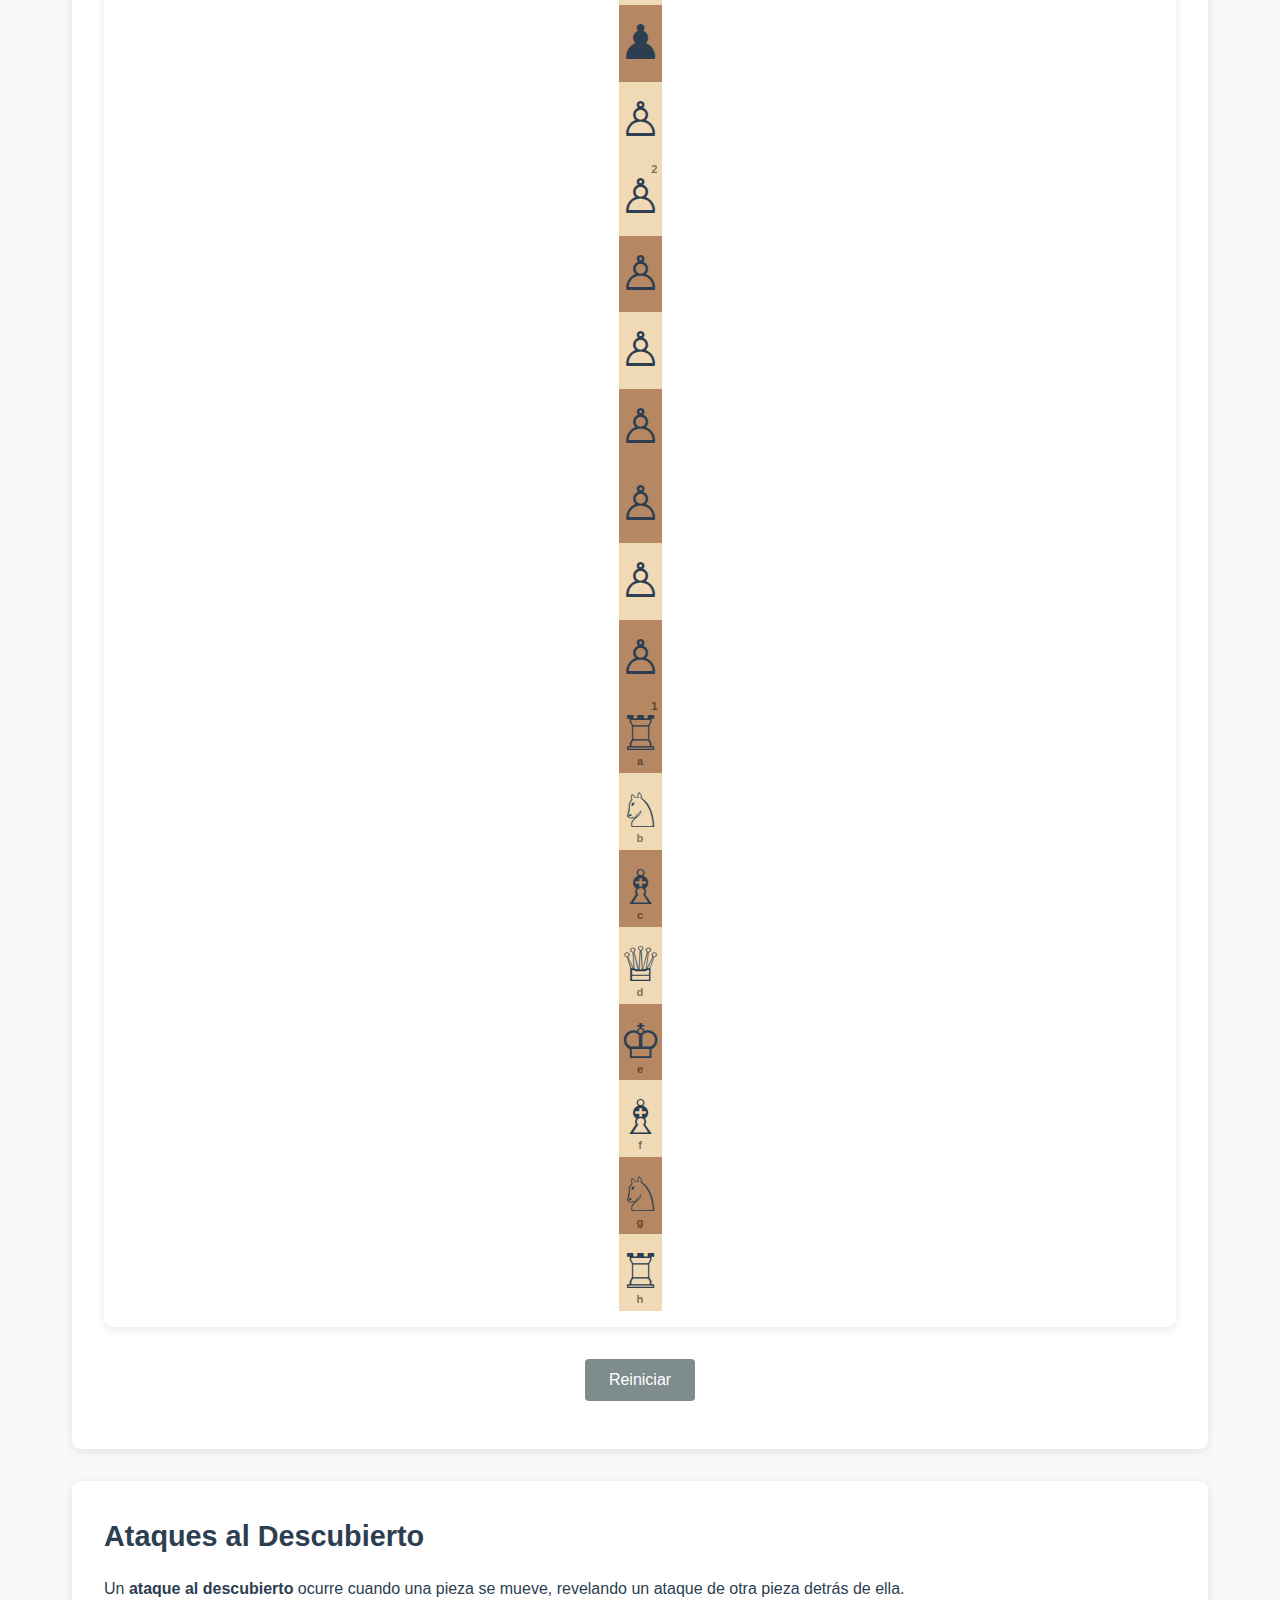
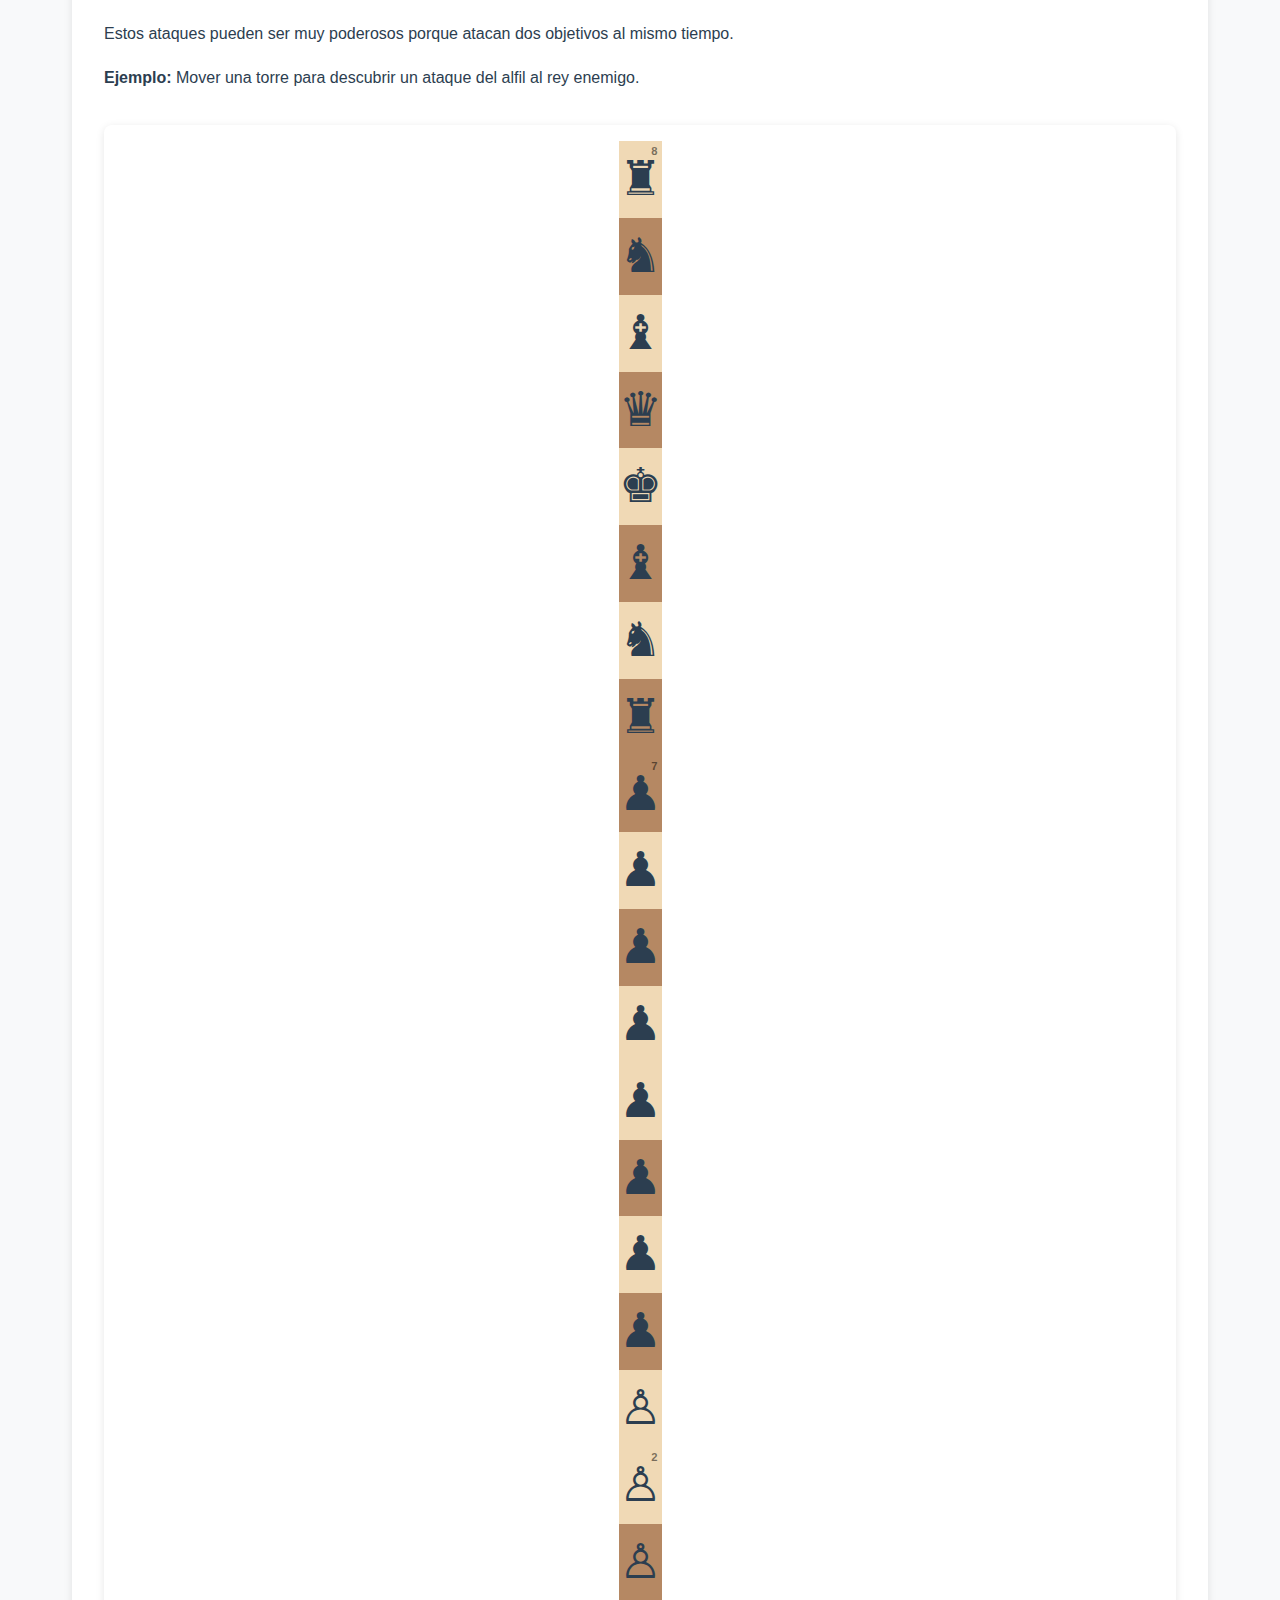
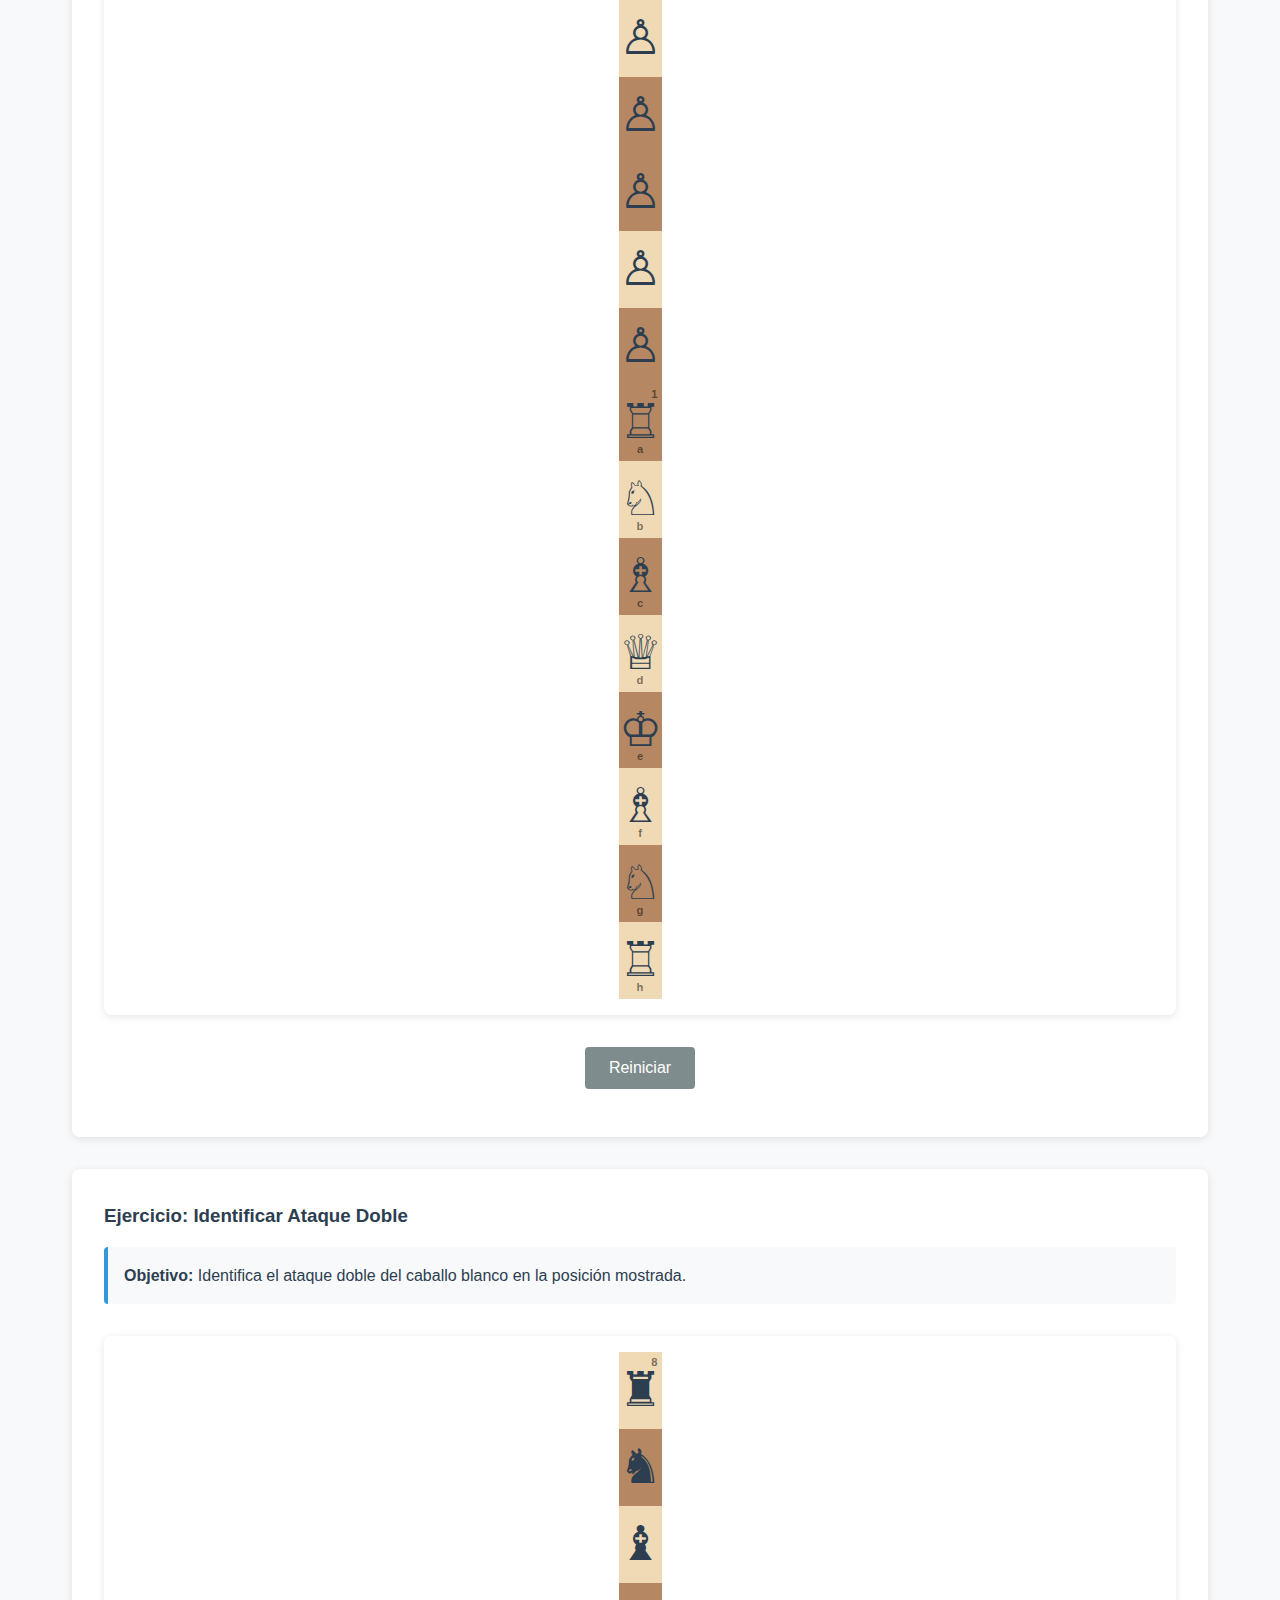
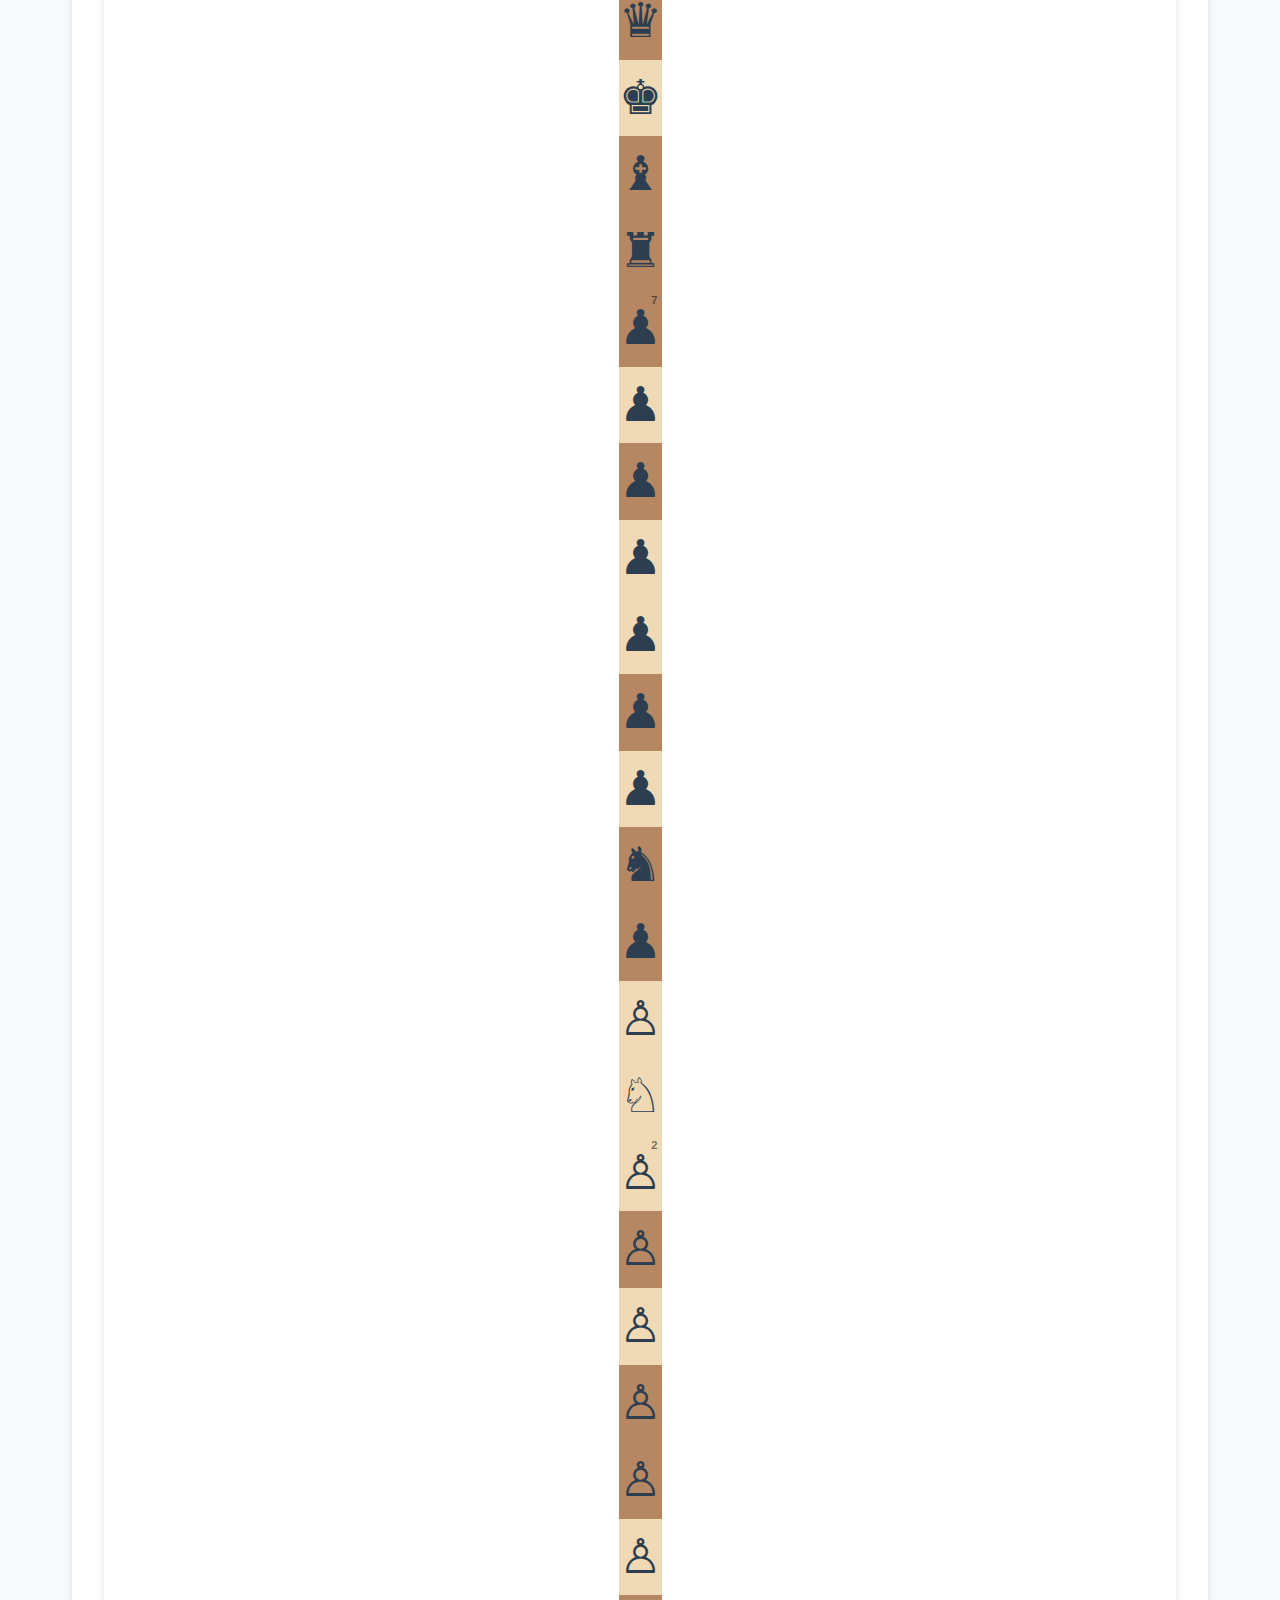
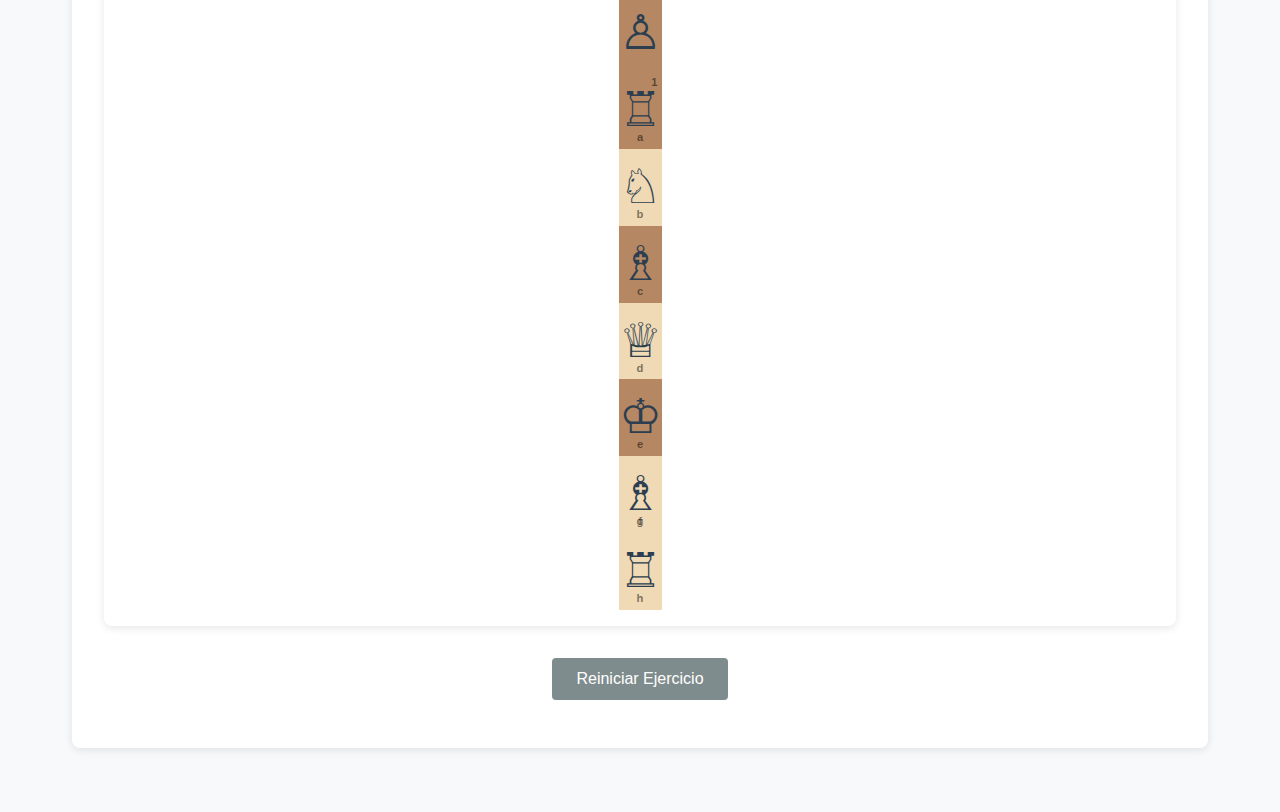
<file: tactica-basica.html>
<!DOCTYPE html>
<html lang="es">
<head>
    <meta charset="UTF-8">
    <meta name="viewport" content="width=device-width, initial-scale=1.0">
    <title>Táctica Básica - Aprende Ajedrez</title>
    <link rel="stylesheet" href="css/styles.css">
</head>
<body>
    <nav>
        <ul></ul>
    </nav>

    <div class="container">
        <header class="page-header">
            <h1>Táctica Básica</h1>
            <p>Identifica y ejecuta ataques dobles, clavadas y ataques al descubierto.</p>
        </header>

        <div class="content-card">
            <h2>Ataques Dobles (Fork)</h2>
            <p>Un <strong>ataque doble</strong> ocurre cuando una pieza ataca dos piezas enemigas al mismo tiempo.</p>
            <p>La pieza más común para realizar ataques dobles es el <strong>caballo</strong>, debido a su movimiento único.</p>
            <p><strong>Ejemplo:</strong> Un caballo atacando simultáneamente al rey y a la dama enemigos.</p>
            <div class="chessboard-container">
                <div id="chessboard-fork"></div>
            </div>
            <div class="board-controls">
                <button class="btn btn-secondary" onclick="boardFork.reset()">Reiniciar</button>
            </div>
        </div>

        <div class="content-card">
            <h2>Clavadas</h2>
            <p>Una <strong>clavada</strong> ocurre cuando una pieza no puede moverse porque dejaría expuesta una pieza más valiosa detrás de ella.</p>
            <p>Las piezas que comúnmente realizan clavadas son la <strong>torre</strong>, el <strong>alfil</strong> y la <strong>dama</strong>.</p>
            <p><strong>Tipos de clavadas:</strong></p>
            <ul style="padding-left: 2rem; line-height: 2;">
                <li><strong>Clavada absoluta:</strong> La pieza no puede moverse porque dejaría al rey en jaque</li>
                <li><strong>Clavada relativa:</strong> La pieza puede moverse pero perdería una pieza más valiosa</li>
            </ul>
            <div class="chessboard-container">
                <div id="chessboard-pin"></div>
            </div>
            <div class="board-controls">
                <button class="btn btn-secondary" onclick="boardPin.reset()">Reiniciar</button>
            </div>
        </div>

        <div class="content-card">
            <h2>Ataques al Descubierto</h2>
            <p>Un <strong>ataque al descubierto</strong> ocurre cuando una pieza se mueve, revelando un ataque de otra pieza detrás de ella.</p>
            <p>Estos ataques pueden ser muy poderosos porque atacan dos objetivos al mismo tiempo.</p>
            <p><strong>Ejemplo:</strong> Mover una torre para descubrir un ataque del alfil al rey enemigo.</p>
            <div class="chessboard-container">
                <div id="chessboard-discovered"></div>
            </div>
            <div class="board-controls">
                <button class="btn btn-secondary" onclick="boardDiscovered.reset()">Reiniciar</button>
            </div>
        </div>

        <div class="exercise-panel">
            <h3>Ejercicio: Identificar Ataque Doble</h3>
            <div class="exercise-objective">
                <strong>Objetivo:</strong> Identifica el ataque doble del caballo blanco en la posición mostrada.
            </div>
            <div class="chessboard-container">
                <div id="chessboard-exercise"></div>
            </div>
            <div class="board-controls">
                <button class="btn btn-secondary" onclick="boardExercise.reset()">Reiniciar Ejercicio</button>
            </div>
            <div id="exercise-feedback" class="exercise-feedback"></div>
        </div>
    </div>

    <script src="js/navigation.js"></script>
    <script src="js/chess-engine.js"></script>
    <script src="js/chessboard.js"></script>
    <script>
        // Posición con fork
        const engineFork = new ChessEngine();
        engineFork.loadFEN('rnbqkb1r/pppp1ppp/5n2/4p3/4P3/5N2/PPPP1PPP/RNBQKB1R w KQkq - 0 1');
        const boardFork = new ChessBoard('chessboard-fork', engineFork);
        boardFork.render();

        // Posición con clavada
        const enginePin = new ChessEngine();
        enginePin.loadFEN('rnbqkbnr/pppp1ppp/8/4p3/4P3/8/PPPP1PPP/RNBQKBNR w KQkq - 0 1');
        const boardPin = new ChessBoard('chessboard-pin', enginePin);
        boardPin.render();

        // Posición con ataque al descubierto
        const engineDiscovered = new ChessEngine();
        engineDiscovered.loadFEN('rnbqkbnr/pppp1ppp/8/4p3/4P3/8/PPPP1PPP/RNBQKBNR w KQkq - 0 1');
        const boardDiscovered = new ChessBoard('chessboard-discovered', engineDiscovered);
        boardDiscovered.render();

        // Ejercicio
        const engineExercise = new ChessEngine();
        engineExercise.loadFEN('rnbqkb1r/pppp1ppp/5n2/4p3/4P3/5N2/PPPP1PPP/RNBQKB1R w KQkq - 0 1');
        const boardExercise = new ChessBoard('chessboard-exercise', engineExercise);
        boardExercise.render();
        
        setTimeout(() => {
            const feedback = document.getElementById('exercise-feedback');
            if (feedback) {
                feedback.classList.add('show', 'info');
                feedback.textContent = 'Observa cómo el caballo blanco en f3 puede atacar múltiples casillas. Busca una posición donde pueda atacar dos piezas a la vez.';
            }
        }, 1000);
    </script>
    <script>
        (function(){if(!window.chatbase||window.chatbase("getState")!=="initialized"){window.chatbase=(...arguments)=>{if(!window.chatbase.q){window.chatbase.q=[]}window.chatbase.q.push(arguments)};window.chatbase=new Proxy(window.chatbase,{get(target,prop){if(prop==="q"){return target.q}return(...args)=>target(prop,...args)}})}const onLoad=function(){const script=document.createElement("script");script.src="https://www.chatbase.co/embed.min.js";script.id="oMWT4vhEPAcD7wO6AZRBe";script.domain="www.chatbase.co";document.body.appendChild(script)};if(document.readyState==="complete"){onLoad()}else{window.addEventListener("load",onLoad)}})();
    </script>
</body>
</html>
</file>
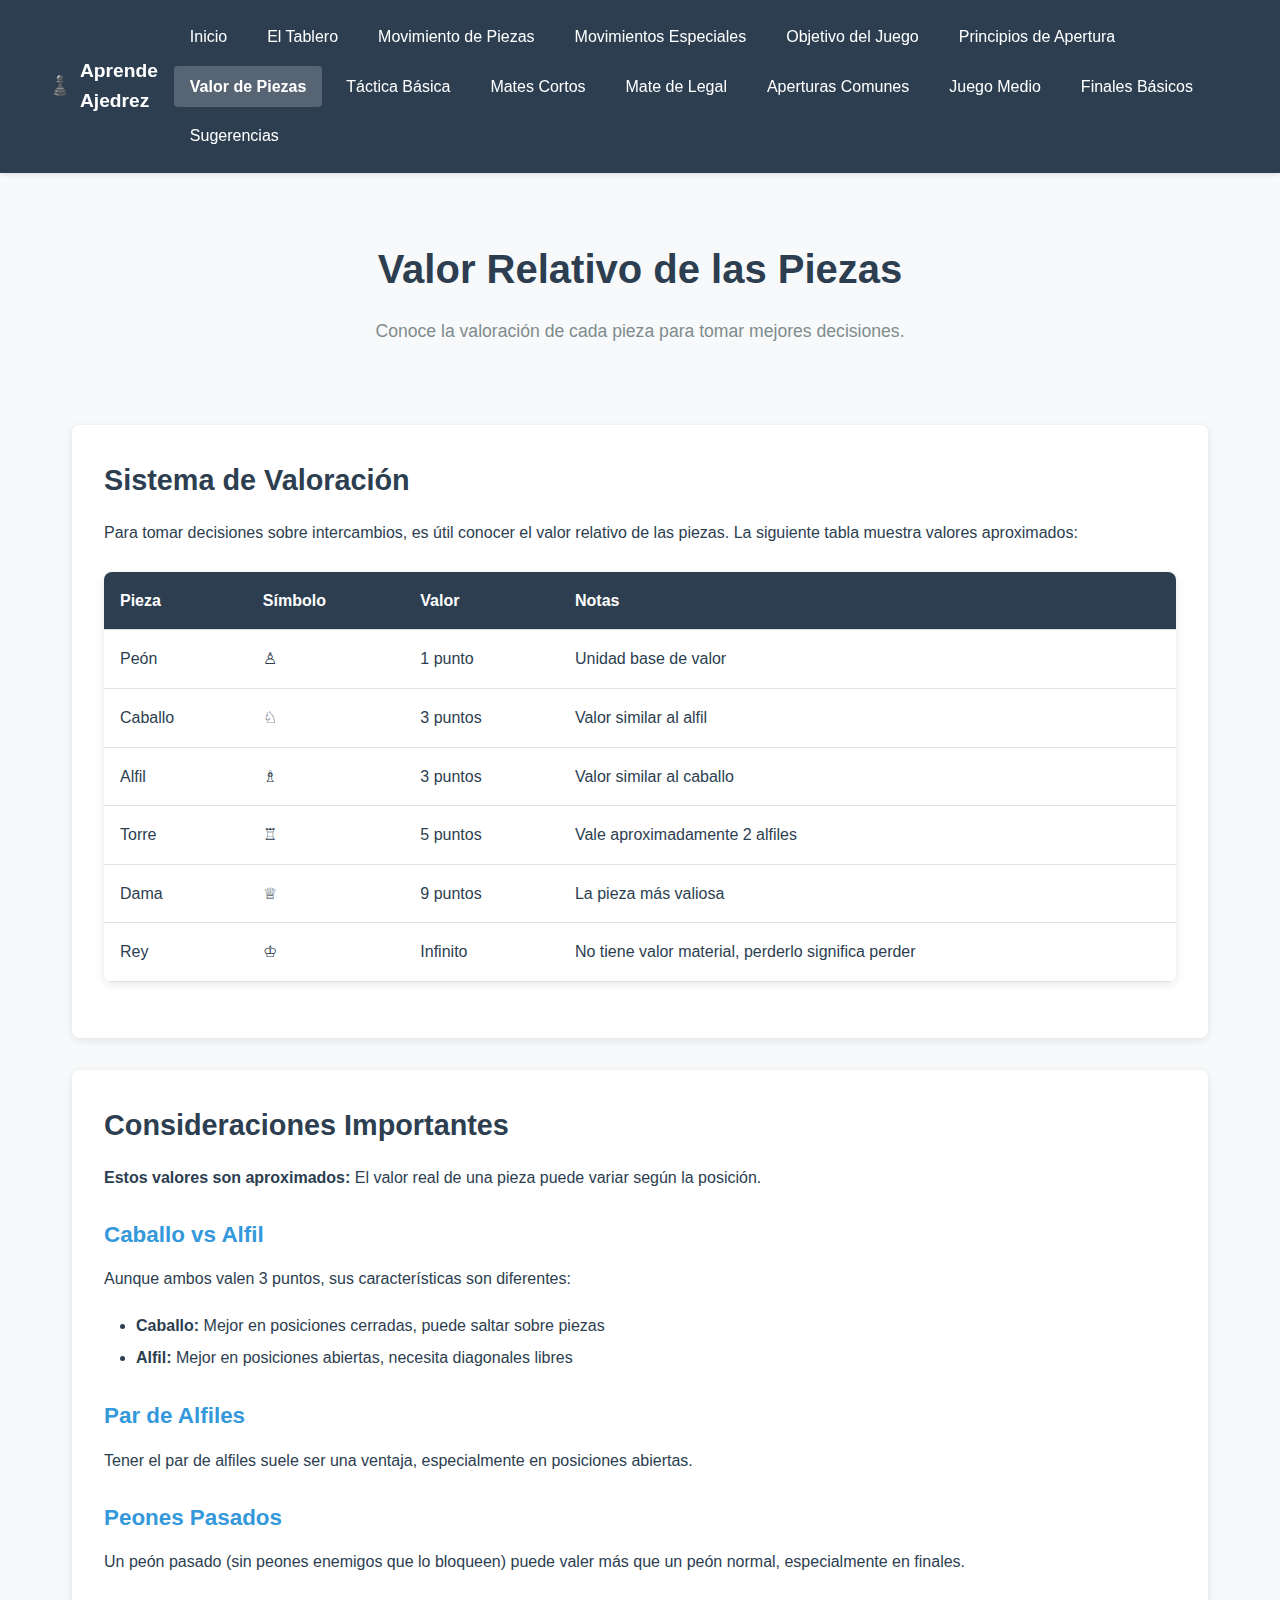
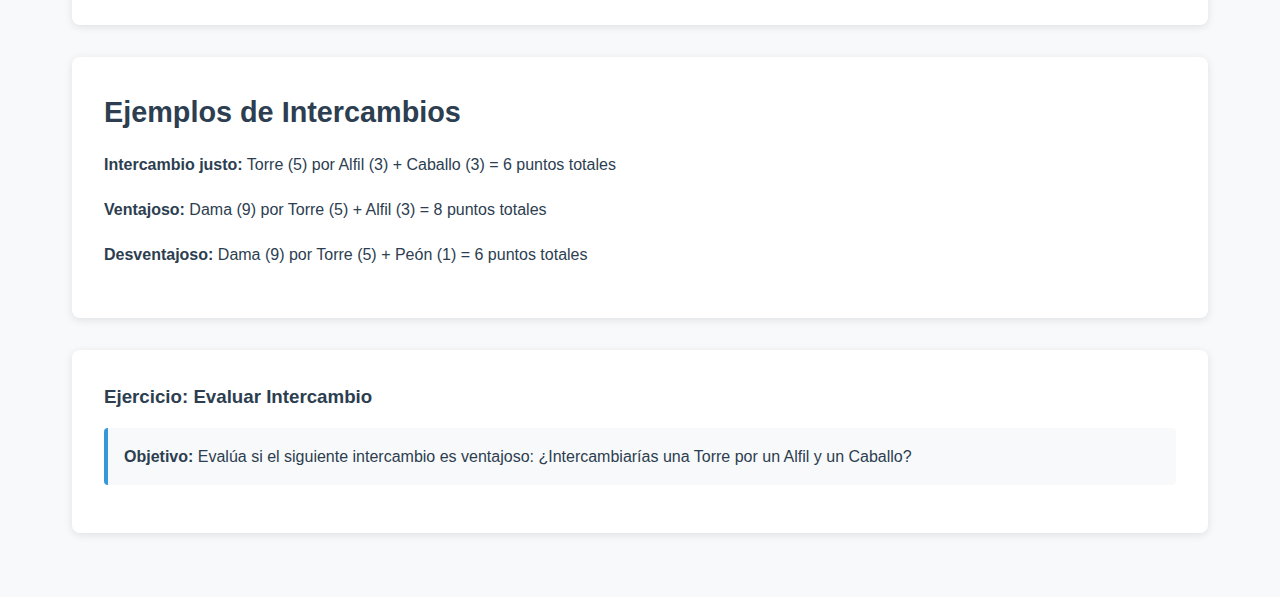
<file: valor-piezas.html>
<!DOCTYPE html>
<html lang="es">
<head>
    <meta charset="UTF-8">
    <meta name="viewport" content="width=device-width, initial-scale=1.0">
    <title>Valor Relativo de las Piezas - Aprende Ajedrez</title>
    <link rel="stylesheet" href="css/styles.css">
</head>
<body>
    <nav>
        <ul></ul>
    </nav>

    <div class="container">
        <header class="page-header">
            <h1>Valor Relativo de las Piezas</h1>
            <p>Conoce la valoración de cada pieza para tomar mejores decisiones.</p>
        </header>

        <div class="content-card">
            <h2>Sistema de Valoración</h2>
            <p>Para tomar decisiones sobre intercambios, es útil conocer el valor relativo de las piezas. La siguiente tabla muestra valores aproximados:</p>
            
            <table class="value-table">
                <thead>
                    <tr>
                        <th>Pieza</th>
                        <th>Símbolo</th>
                        <th>Valor</th>
                        <th>Notas</th>
                    </tr>
                </thead>
                <tbody>
                    <tr>
                        <td>Peón</td>
                        <td>♙</td>
                        <td>1 punto</td>
                        <td>Unidad base de valor</td>
                    </tr>
                    <tr>
                        <td>Caballo</td>
                        <td>♘</td>
                        <td>3 puntos</td>
                        <td>Valor similar al alfil</td>
                    </tr>
                    <tr>
                        <td>Alfil</td>
                        <td>♗</td>
                        <td>3 puntos</td>
                        <td>Valor similar al caballo</td>
                    </tr>
                    <tr>
                        <td>Torre</td>
                        <td>♖</td>
                        <td>5 puntos</td>
                        <td>Vale aproximadamente 2 alfiles</td>
                    </tr>
                    <tr>
                        <td>Dama</td>
                        <td>♕</td>
                        <td>9 puntos</td>
                        <td>La pieza más valiosa</td>
                    </tr>
                    <tr>
                        <td>Rey</td>
                        <td>♔</td>
                        <td>Infinito</td>
                        <td>No tiene valor material, perderlo significa perder</td>
                    </tr>
                </tbody>
            </table>
        </div>

        <div class="content-card">
            <h2>Consideraciones Importantes</h2>
            <p><strong>Estos valores son aproximados:</strong> El valor real de una pieza puede variar según la posición.</p>
            
            <h3>Caballo vs Alfil</h3>
            <p>Aunque ambos valen 3 puntos, sus características son diferentes:</p>
            <ul style="padding-left: 2rem; line-height: 2;">
                <li><strong>Caballo:</strong> Mejor en posiciones cerradas, puede saltar sobre piezas</li>
                <li><strong>Alfil:</strong> Mejor en posiciones abiertas, necesita diagonales libres</li>
            </ul>

            <h3>Par de Alfiles</h3>
            <p>Tener el par de alfiles suele ser una ventaja, especialmente en posiciones abiertas.</p>

            <h3>Peones Pasados</h3>
            <p>Un peón pasado (sin peones enemigos que lo bloqueen) puede valer más que un peón normal, especialmente en finales.</p>
        </div>

        <div class="content-card">
            <h2>Ejemplos de Intercambios</h2>
            <p><strong>Intercambio justo:</strong> Torre (5) por Alfil (3) + Caballo (3) = 6 puntos totales</p>
            <p><strong>Ventajoso:</strong> Dama (9) por Torre (5) + Alfil (3) = 8 puntos totales</p>
            <p><strong>Desventajoso:</strong> Dama (9) por Torre (5) + Peón (1) = 6 puntos totales</p>
        </div>

        <div class="exercise-panel">
            <h3>Ejercicio: Evaluar Intercambio</h3>
            <div class="exercise-objective">
                <strong>Objetivo:</strong> Evalúa si el siguiente intercambio es ventajoso: ¿Intercambiarías una Torre por un Alfil y un Caballo?
            </div>
            <div id="exercise-feedback" class="exercise-feedback" style="margin-top: 1rem;">
                <p><strong>Respuesta:</strong> Sí, sería ventajoso. Torre (5 puntos) por Alfil (3) + Caballo (3) = 6 puntos, ganando 1 punto de material.</p>
            </div>
        </div>
    </div>

    <script src="js/navigation.js"></script>
    <script>
        (function(){if(!window.chatbase||window.chatbase("getState")!=="initialized"){window.chatbase=(...arguments)=>{if(!window.chatbase.q){window.chatbase.q=[]}window.chatbase.q.push(arguments)};window.chatbase=new Proxy(window.chatbase,{get(target,prop){if(prop==="q"){return target.q}return(...args)=>target(prop,...args)}})}const onLoad=function(){const script=document.createElement("script");script.src="https://www.chatbase.co/embed.min.js";script.id="oMWT4vhEPAcD7wO6AZRBe";script.domain="www.chatbase.co";document.body.appendChild(script)};if(document.readyState==="complete"){onLoad()}else{window.addEventListener("load",onLoad)}})();
    </script>
</body>
</html>
</file>
<file: css/styles.css>
/* Reset y Variables Globales */
* {
    margin: 0;
    padding: 0;
    box-sizing: border-box;
}

:root {
    --primary-color: #2c3e50;
    --secondary-color: #3498db;
    --accent-color: #e74c3c;
    --success-color: #27ae60;
    --warning-color: #f39c12;
    --bg-color: #ffffff;
    --bg-light: #f8f9fa;
    --text-color: #2c3e50;
    --text-light: #7f8c8d;
    --border-color: #e0e0e0;
    --light-square: #f0d9b5;
    --dark-square: #b58863;
    --highlight: #f7f769;
    --move-hint: #86cecb;
}

body {
    font-family: 'Segoe UI', Tahoma, Geneva, Verdana, sans-serif;
    line-height: 1.6;
    color: var(--text-color);
    background-color: var(--bg-light);
}

/* Navegación */
nav {
    background-color: var(--primary-color);
    color: white;
    padding: 1rem 2rem;
    box-shadow: 0 2px 5px rgba(0,0,0,0.1);
    position: sticky;
    top: 0;
    z-index: 1000;
}

.nav-container {
    display: flex;
    justify-content: space-between;
    align-items: center;
}

nav .logo {
    font-weight: bold;
    font-size: 1.2rem;
    color: white;
    text-decoration: none;
    display: flex;
    align-items: center;
    gap: 0.5rem;
}

/* Botón hamburguesa */
.menu-toggle {
    display: none;
    background: none;
    border: none;
    color: white;
    font-size: 1.5rem;
    cursor: pointer;
    padding: 0.5rem;
    border-radius: 4px;
    transition: background-color 0.3s;
    flex-shrink: 0;
}

.menu-toggle:hover,
.menu-toggle:focus {
    background-color: rgba(255,255,255,0.1);
    outline: 2px solid rgba(255,255,255,0.5);
    outline-offset: 2px;
}

.menu-toggle[aria-expanded="true"] .hamburger-icon {
    transform: rotate(90deg);
}

.hamburger-icon {
    display: block;
    width: 24px;
    height: 24px;
    position: relative;
    transition: transform 0.3s;
}

.hamburger-icon span {
    display: block;
    position: absolute;
    height: 3px;
    width: 100%;
    background: white;
    border-radius: 3px;
    transition: all 0.3s;
}

.hamburger-icon span:nth-child(1) {
    top: 0;
}

.hamburger-icon span:nth-child(2) {
    top: 50%;
    transform: translateY(-50%);
}

.hamburger-icon span:nth-child(3) {
    bottom: 0;
}

nav ul {
    list-style: none;
    display: flex;
    flex-wrap: wrap;
    gap: 0.5rem;
    align-items: center;
    margin: 0;
    padding: 0;
}

nav ul.menu-hidden {
    display: none;
}

nav a {
    color: white;
    text-decoration: none;
    padding: 0.5rem 1rem;
    border-radius: 4px;
    transition: background-color 0.3s;
    display: block;
}

nav a:hover,
nav a:focus {
    background-color: rgba(255,255,255,0.1);
    outline: 2px solid rgba(255,255,255,0.5);
    outline-offset: 2px;
}

nav a[aria-current="page"] {
    background-color: rgba(255,255,255,0.2);
    font-weight: 600;
}

/* Menú móvil */
@media (max-width: 768px) {
    .menu-toggle {
        display: block;
    }
    
    nav ul {
        position: absolute;
        top: 100%;
        left: 0;
        right: 0;
        background-color: var(--primary-color);
        flex-direction: column;
        align-items: stretch;
        padding: 1rem;
        gap: 0;
        box-shadow: 0 4px 6px rgba(0,0,0,0.1);
        max-height: 0;
        overflow: hidden;
        transition: max-height 0.3s ease-out;
    }
    
    nav ul.menu-open {
        max-height: 80vh;
        overflow-y: auto;
    }
    
    nav ul li {
        width: 100%;
    }
    
    nav a {
        padding: 1rem;
        width: 100%;
        border-bottom: 1px solid rgba(255,255,255,0.1);
    }
    
    nav a:last-child {
        border-bottom: none;
    }
}

/* Contenedor Principal */
.container {
    max-width: 1200px;
    margin: 0 auto;
    padding: 2rem;
}

/* Header de Página */
.page-header {
    text-align: center;
    margin-bottom: 3rem;
    padding: 2rem 0;
}

.page-header h1 {
    font-size: 2.5rem;
    color: var(--primary-color);
    margin-bottom: 1rem;
}

.page-header p {
    font-size: 1.1rem;
    color: var(--text-light);
    max-width: 800px;
    margin: 0 auto;
}

/* Tarjetas de Contenido */
.content-card {
    background: white;
    border-radius: 8px;
    padding: 2rem;
    margin-bottom: 2rem;
    box-shadow: 0 2px 8px rgba(0,0,0,0.1);
}

.content-card h2 {
    color: var(--primary-color);
    margin-bottom: 1rem;
    font-size: 1.8rem;
}

.content-card h3 {
    color: var(--secondary-color);
    margin-top: 1.5rem;
    margin-bottom: 0.8rem;
    font-size: 1.4rem;
}

.content-card p {
    margin-bottom: 1rem;
    line-height: 1.8;
}

/* Tablero de Ajedrez */
.chessboard-container {
    display: flex;
    justify-content: center;
    margin: 2rem 0;
    padding: 1rem;
    background: white;
    border-radius: 8px;
    box-shadow: 0 2px 8px rgba(0,0,0,0.1);
}

#chessboard,
.chessboard-grid {
    display: grid;
    grid-template-columns: repeat(8, 1fr);
    grid-template-rows: repeat(8, 1fr);
    width: 560px;
    height: 560px;
    max-width: 100%;
    aspect-ratio: 1;
    border: 3px solid var(--primary-color);
    box-shadow: 0 4px 12px rgba(0,0,0,0.2);
}

.chess-square {
    position: relative;
    display: flex;
    align-items: center;
    justify-content: center;
    font-size: 3rem;
    cursor: pointer;
    transition: all 0.2s;
}

.chess-square.light {
    background-color: var(--light-square);
}

.chess-square.dark {
    background-color: var(--dark-square);
}

.chess-square.valid-move {
    background-color: var(--move-hint) !important;
    cursor: pointer;
}

.chess-square.selected {
    background-color: var(--highlight) !important;
}

.chess-square.last-move {
    background-color: rgba(255, 255, 0, 0.3);
}

.chess-square.check {
    background-color: rgba(255, 0, 0, 0.5) !important;
}

.chess-square.suggested-from {
    background-color: rgba(52, 152, 219, 0.4) !important;
    box-shadow: inset 0 0 0 3px rgba(52, 152, 219, 0.8);
    animation: pulse-suggestion 1.5s ease-in-out infinite;
}

.chess-square.suggested-to {
    background-color: rgba(46, 204, 113, 0.4) !important;
    box-shadow: inset 0 0 0 3px rgba(46, 204, 113, 0.8);
    animation: pulse-suggestion 1.5s ease-in-out infinite;
}

@keyframes pulse-suggestion {
    0%, 100% {
        box-shadow: inset 0 0 0 3px rgba(52, 152, 219, 0.8);
    }
    50% {
        box-shadow: inset 0 0 0 5px rgba(52, 152, 219, 1);
    }
}

.square-label {
    position: absolute;
    font-size: 0.7rem;
    color: rgba(0,0,0,0.5);
    font-weight: bold;
}

.square-label.file {
    bottom: 2px;
    left: 50%;
    transform: translateX(-50%);
}

.square-label.rank {
    top: 2px;
    right: 4px;
}

.piece {
    font-size: 3rem;
    user-select: none;
    cursor: grab;
    z-index: 10;
    transition: transform 0.2s;
}

.piece.dragging {
    cursor: grabbing;
    opacity: 0.8;
    transform: scale(1.2);
}

/* Controles del Tablero */
.board-controls {
    display: flex;
    gap: 1rem;
    justify-content: center;
    margin: 1rem 0;
    flex-wrap: wrap;
}

.btn {
    padding: 0.75rem 1.5rem;
    border: none;
    border-radius: 4px;
    font-size: 1rem;
    cursor: pointer;
    transition: all 0.3s;
    font-weight: 500;
}

.btn-primary {
    background-color: var(--secondary-color);
    color: white;
}

.btn-primary:hover {
    background-color: #2980b9;
}

.btn-success {
    background-color: var(--success-color);
    color: white;
}

.btn-success:hover {
    background-color: #229954;
}

.btn-danger {
    background-color: var(--accent-color);
    color: white;
}

.btn-danger:hover {
    background-color: #c0392b;
}

.btn-secondary {
    background-color: var(--text-light);
    color: white;
}

.btn-secondary:hover {
    background-color: #5d6d7e;
}

/* Panel de Ejercicios */
.exercise-panel {
    background: white;
    border-radius: 8px;
    padding: 2rem;
    margin: 2rem 0;
    box-shadow: 0 2px 8px rgba(0,0,0,0.1);
}

.exercise-panel h3 {
    color: var(--primary-color);
    margin-bottom: 1rem;
}

.exercise-objective {
    background: var(--bg-light);
    padding: 1rem;
    border-left: 4px solid var(--secondary-color);
    margin-bottom: 1rem;
    border-radius: 4px;
}

.exercise-objective.completed {
    border-left-color: var(--success-color);
    background-color: #e8f5e9;
}

.completion-indicator {
    color: var(--success-color);
    font-weight: bold;
    margin-left: 0.5rem;
    font-size: 1.1em;
}

.completion-indicator::before {
    content: '✓ ';
    color: var(--success-color);
    font-weight: bold;
}

.exercise-feedback {
    padding: 1rem;
    border-radius: 4px;
    margin-top: 1rem;
    display: none;
}

.exercise-feedback.show {
    display: block;
}

.exercise-feedback.success {
    background-color: #d4edda;
    color: #155724;
    border: 1px solid #c3e6cb;
}

.exercise-feedback.error {
    background-color: #f8d7da;
    color: #721c24;
    border: 1px solid #f5c6cb;
}

.exercise-feedback.info {
    background-color: #d1ecf1;
    color: #0c5460;
    border: 1px solid #bee5eb;
}

.hint-btn {
    margin-top: 1rem;
    background-color: var(--warning-color);
    color: white;
}

.hint-btn:hover {
    background-color: #e67e22;
}

.show-suggestion-btn {
    display: none;
    margin-top: 1rem;
    background-color: var(--secondary-color);
    color: white;
}

.show-suggestion-btn:hover {
    background-color: #2980b9;
}

/* Índice de Temas */
.topics-index {
    display: grid;
    grid-template-columns: repeat(auto-fit, minmax(250px, 1fr));
    gap: 1.5rem;
    margin: 2rem 0;
}

.topic-card {
    background: white;
    border-radius: 8px;
    padding: 1.5rem;
    box-shadow: 0 2px 8px rgba(0,0,0,0.1);
    transition: transform 0.3s, box-shadow 0.3s;
    text-decoration: none;
    color: inherit;
    display: block;
}

.topic-card:hover {
    transform: translateY(-5px);
    box-shadow: 0 4px 12px rgba(0,0,0,0.15);
}

.topic-card h3 {
    color: var(--secondary-color);
    margin-bottom: 0.5rem;
}

.topic-card p {
    color: var(--text-light);
    font-size: 0.9rem;
}

/* Formulario */
.form-group {
    margin-bottom: 1.5rem;
}

.form-group label {
    display: block;
    margin-bottom: 0.5rem;
    font-weight: 500;
    color: var(--text-color);
}

.form-group input,
.form-group textarea,
.form-group select {
    width: 100%;
    padding: 0.75rem;
    border: 2px solid var(--border-color);
    border-radius: 4px;
    font-size: 1rem;
    font-family: inherit;
    transition: border-color 0.3s;
}

.form-group input:focus,
.form-group textarea:focus,
.form-group select:focus {
    outline: none;
    border-color: var(--secondary-color);
}

.form-group textarea {
    min-height: 120px;
    resize: vertical;
}

.form-error {
    color: var(--accent-color);
    font-size: 0.9rem;
    margin-top: 0.5rem;
    display: none;
}

.form-error.show {
    display: block;
}

.form-success {
    background-color: #d4edda;
    color: #155724;
    padding: 1rem;
    border-radius: 4px;
    margin-bottom: 1rem;
    display: none;
}

.form-success.show {
    display: block;
}

/* Tabla de Valores */
.value-table {
    width: 100%;
    border-collapse: collapse;
    margin: 1.5rem 0;
    background: white;
    border-radius: 8px;
    overflow: hidden;
    box-shadow: 0 2px 8px rgba(0,0,0,0.1);
}

.value-table th,
.value-table td {
    padding: 1rem;
    text-align: left;
    border-bottom: 1px solid var(--border-color);
}

.value-table th {
    background-color: var(--primary-color);
    color: white;
    font-weight: 600;
}

.value-table tr:hover {
    background-color: var(--bg-light);
}

/* Mejoras de accesibilidad */
*:focus-visible {
    outline: 2px solid var(--secondary-color);
    outline-offset: 2px;
}

.skip-link {
    position: absolute;
    top: -40px;
    left: 0;
    background: var(--primary-color);
    color: white;
    padding: 8px;
    text-decoration: none;
    z-index: 10000;
}

.skip-link:focus {
    top: 0;
}

/* Responsive */
@media (max-width: 1024px) {
    .container {
        padding: 1.5rem;
    }

    .page-header h1 {
        font-size: 2rem;
    }

    .content-card {
        padding: 1.5rem;
    }
}

@media (max-width: 768px) {
    nav {
        padding: 0.75rem 1rem;
    }

    nav .logo {
        font-size: 1rem;
    }

    .container {
        padding: 1rem;
    }

    .page-header {
        padding: 1.5rem 0;
        margin-bottom: 2rem;
    }

    .page-header h1 {
        font-size: 1.75rem;
    }

    .page-header p {
        font-size: 1rem;
    }

    .content-card {
        padding: 1.25rem;
        margin-bottom: 1.5rem;
    }

    .content-card h2 {
        font-size: 1.5rem;
    }

    .content-card h3 {
        font-size: 1.25rem;
    }

    .chessboard-container {
        padding: 0.5rem;
        margin: 1.5rem 0;
    }

    #chessboard,
    #chessboard-pawn,
    #chessboard-rook,
    #chessboard-knight,
    #chessboard-bishop,
    #chessboard-queen,
    #chessboard-king,
    #chessboard-exercise,
    #chessboard-castle,
    #chessboard-enpassant,
    #chessboard-promotion,
    #chessboard-check,
    #chessboard-checkmate,
    #chessboard-stalemate,
    #chessboard-center,
    #chessboard-development,
    #chessboard-fork,
    #chessboard-pin,
    #chessboard-discovered,
    #chessboard-legal,
    #chessboard-italian,
    #chessboard-ruy,
    #chessboard-gambit,
    #chessboard-rook-mate,
    #chessboard-queen-mate {
        width: 100%;
        max-width: min(90vw, 500px);
        aspect-ratio: 1;
    }

    .piece {
        font-size: clamp(1.5rem, 5vw, 2.5rem);
    }

    .square-label {
        font-size: 0.6rem;
    }

    .topics-index {
        grid-template-columns: 1fr;
        gap: 1rem;
    }

    .topic-card {
        padding: 1.25rem;
    }

    .board-controls {
        flex-direction: column;
        align-items: stretch;
    }

    .btn {
        width: 100%;
        margin: 0.25rem 0;
    }

    .exercise-panel {
        padding: 1.25rem;
    }

    .value-table {
        font-size: 0.9rem;
    }

    .value-table th,
    .value-table td {
        padding: 0.75rem 0.5rem;
    }
}

@media (max-width: 480px) {
    nav {
        padding: 0.5rem;
    }

    .container {
        padding: 0.75rem;
    }

    .page-header h1 {
        font-size: 1.5rem;
    }

    .content-card {
        padding: 1rem;
    }

    #chessboard,
    #chessboard-pawn,
    #chessboard-rook,
    #chessboard-knight,
    #chessboard-bishop,
    #chessboard-queen,
    #chessboard-king,
    #chessboard-exercise,
    #chessboard-castle,
    #chessboard-enpassant,
    #chessboard-promotion,
    #chessboard-check,
    #chessboard-checkmate,
    #chessboard-stalemate,
    #chessboard-center,
    #chessboard-development,
    #chessboard-fork,
    #chessboard-pin,
    #chessboard-discovered,
    #chessboard-legal,
    #chessboard-italian,
    #chessboard-ruy,
    #chessboard-gambit,
    #chessboard-rook-mate,
    #chessboard-queen-mate {
        max-width: min(95vw, 400px);
    }

    .piece {
        font-size: clamp(1.25rem, 6vw, 2rem);
    }

    .square-label {
        font-size: 0.55rem;
    }

    .btn {
        padding: 0.625rem 1rem;
        font-size: 0.9rem;
    }

    .value-table {
        font-size: 0.85rem;
        display: block;
        overflow-x: auto;
    }

    .value-table th,
    .value-table td {
        padding: 0.5rem;
        min-width: 80px;
    }
}

/* Modo de alto contraste y preferencia de movimiento reducido */
@media (prefers-reduced-motion: reduce) {
    *,
    *::before,
    *::after {
        animation-duration: 0.01ms !important;
        animation-iteration-count: 1 !important;
        transition-duration: 0.01ms !important;
    }
}

@media (prefers-contrast: high) {
    :root {
        --light-square: #f5deb3;
        --dark-square: #8b4513;
        --border-color: #000000;
    }

    .chess-square {
        border: 1px solid var(--border-color);
    }
}

/* Mejoras de accesibilidad para tablero */
.chess-square:focus {
    outline: 3px solid var(--secondary-color);
    outline-offset: -3px;
    z-index: 10;
}

.chess-square[aria-selected="true"] {
    outline: 3px solid var(--highlight);
    outline-offset: -3px;
}

/* Animaciones */
@keyframes fadeIn {
    from {
        opacity: 0;
        transform: translateY(10px);
    }
    to {
        opacity: 1;
        transform: translateY(0);
    }
}

.fade-in {
    animation: fadeIn 0.3s ease-in;
}

@keyframes slideIn {
    from {
        opacity: 0;
        transform: translateX(-20px);
    }
    to {
        opacity: 1;
        transform: translateX(0);
    }
}

.slide-in {
    animation: slideIn 0.3s ease-out;
}
</file>
